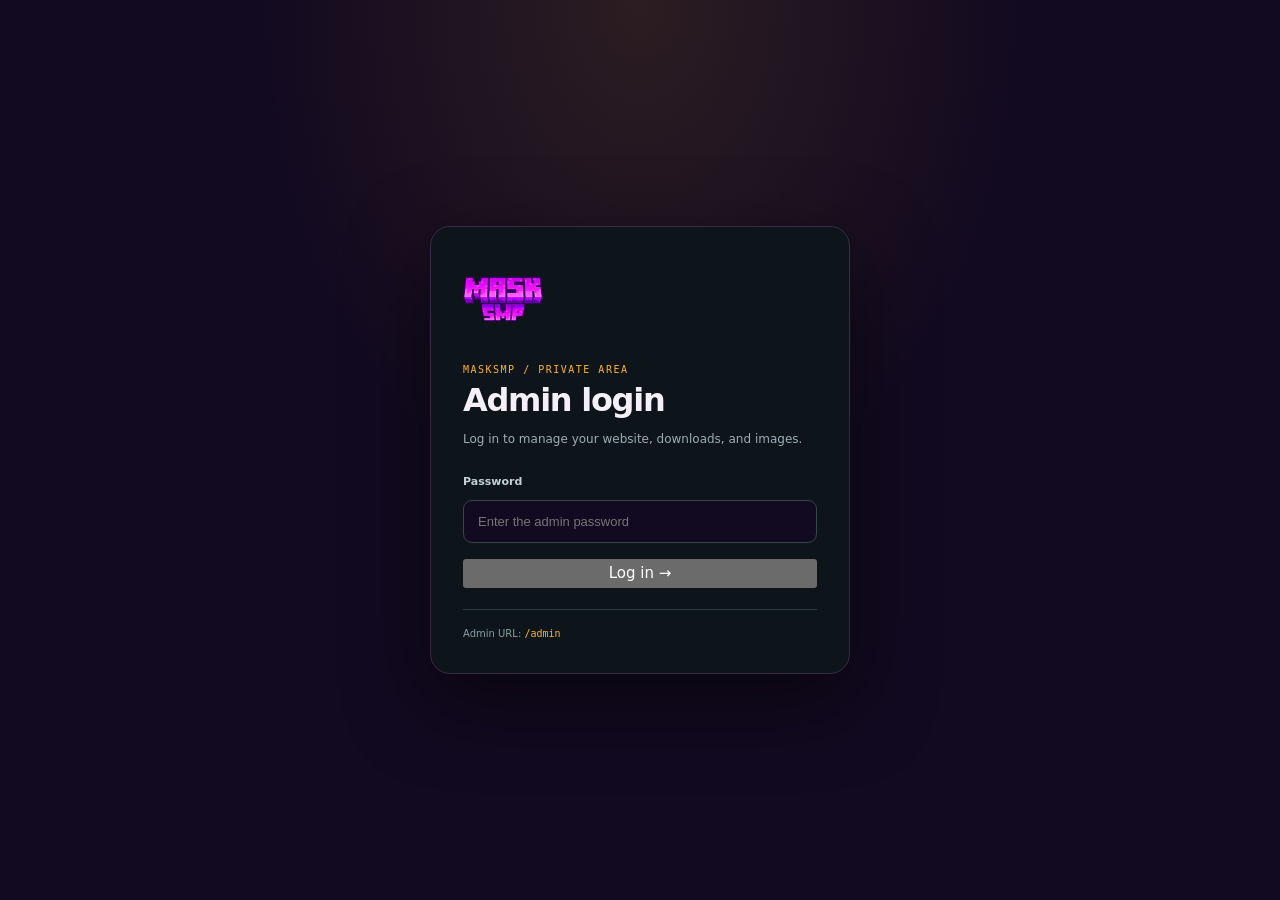
<file: admin/index.html>
<!doctype html>
<html lang="en">
<head><link rel="icon" href="../masksmp-favicon-purple.ico?v=13" sizes="any"><link rel="icon" type="image/png" sizes="256x256" href="../masksmp-favicon-purple.png?v=13"><link rel="apple-touch-icon" href="../masksmp-favicon-purple.png?v=13">
  <meta charset="utf-8"><meta name="viewport" content="width=device-width, initial-scale=1">
  <meta name="theme-color" content="#120a20"><title>Admin — MaskSMP</title>
  <link rel="icon" href="../masksmp-favicon.ico?v=8" sizes="any"><link rel="icon" type="image/png" sizes="256x256" href="../masksmp-favicon.png?v=8"><link rel="apple-touch-icon" href="../masksmp-favicon.png?v=8">
  <link rel="stylesheet" href="../styles.css"><link rel="stylesheet" href="admin.css"><script src="admin-auth.js" defer></script><script src="admin.js" defer></script>
</head>
<body class="admin-body">
  <section id="admin-login" class="admin-login-screen" aria-labelledby="admin-login-title">
    <div class="admin-login-card">
      <a class="admin-login-brand" href="../index.html"><img src="../assets/masksmp-logo-square-purple.png" alt="MaskSMP logo"></a>
      <p class="eyebrow">MASKSMP / PRIVATE AREA</p>
      <h1 id="admin-login-title">Admin login</h1>
      <p class="admin-login-copy">Log in to manage your website, downloads, and images.</p>
      <form id="admin-login-form">
        <label for="admin-password">Password</label>
        <input id="admin-password" name="password" type="password" autocomplete="current-password" required placeholder="Enter the admin password">
        <button class="button button-primary" type="submit">Log in <span aria-hidden="true">→</span></button>
        <p id="admin-login-error" class="admin-login-error" role="alert" hidden>That password is incorrect. Please try again.</p>
      </form>
      <p class="admin-login-hint">Admin URL: <code>/admin</code></p>
    </div>
  </section>
  <div class="admin-shell" id="admin-shell" hidden>
    <header class="admin-header">
      <a class="brand" href="../index.html"><img class="brand-logo" src="../assets/masksmp-logo-wide-purple.png" alt="MaskSMP logo"><span class="brand-caption">WEBSITE ADMIN</span></a>
      <div class="admin-header-right"><span class="local-pill"><i></i> Local editing mode</span><a class="button button-small button-outline" href="../index.html">View website ↗</a><button class="button button-small button-outline" type="button" id="admin-logout">Log out</button></div>
    </header>
    <main class="admin-main">
      <div class="admin-title-row"><div><p class="eyebrow">CONTROL PANEL / WEBSITE</p><h1>Manage your website.</h1><p>Edit text and links, manage plugin versions and resource packs, add or remove screenshots, and save your changes.</p></div><div class="admin-heading-icon">⌘</div></div>
      <div class="notice-card"><span class="notice-icon">i</span><div><strong>Important: saving and publishing are two separate steps.</strong><p><b>Save</b> saves your changes in this browser. Use <b>Download config for GitHub</b> to download the file and then upload it to your repository. GitHub Pages does not save changes automatically.</p></div></div>
      <section class="admin-card counter-management-card" aria-labelledby="counter-management-title">
        <div class="admin-card-heading"><div><p class="card-kicker">LIVE SITE / DOWNLOADS</p><h2 id="counter-management-title">Download counter control</h2><p class="card-description">View shared download totals and reset them when needed. The reset keys are kept in this browser only and are never included in the public site config.</p></div><span class="section-count">LIVE</span></div>
        <div class="counter-management-grid">
          <article class="counter-management-stat"><span class="counter-kind">PLUGIN DOWNLOADS</span><strong id="admin-plugin-download-count">0</strong><span class="counter-stat-note">Download starts</span><button class="button button-small button-outline" type="button" id="reset-plugin-counter" disabled>Reset plugin count</button></article>
          <article class="counter-management-stat"><span class="counter-kind">RESOURCE PACK</span><strong id="admin-pack-download-count">0</strong><span class="counter-stat-note">Download starts</span><button class="button button-small button-outline" type="button" id="reset-pack-counter" disabled>Reset pack count</button></article>
        </div>
        <div class="counter-management-actions"><button class="button button-primary" type="button" id="setup-managed-counters">Set up reset controls</button><button class="button button-outline" type="button" id="refresh-download-counters">Refresh totals</button><button class="button button-outline" type="button" id="export-counter-keys" disabled>Back up private reset keys</button><label class="button button-outline counter-import-label" for="counter-keys-file">Import private reset keys</label><input id="counter-keys-file" class="counter-import-input" type="file" accept="application/json,.json"></div>
        <p id="admin-counter-status" class="counter-management-status" role="status" aria-live="polite">Checking shared download totals…</p>
        <p class="counter-management-warning"><strong>One-time setup:</strong> this creates a new managed counter pair that starts at zero; older totals remain in the previous counter and are not copied. After setup, choose <b>Download config for GitHub</b> and publish the new <code>site-config.json</code> so visitors count against the managed counters. Keep the private key backup off your public repository.</p>
      </section>
      <form id="settings-form" autocomplete="off"><input type="hidden" name="logoTheme" value="purple">
        <section class="admin-card"><div class="admin-card-heading"><div><p class="card-kicker">01 / BRANDING</p><h2>Homepage</h2></div><span class="section-count">01</span></div>
          <div class="form-grid"><label>Website name<input name="siteName" maxlength="50" required placeholder="MaskSMP"></label><label>Eyebrow text<input name="heroEyebrow" maxlength="70" placeholder="MINECRAFT PLUGIN"></label><label>Main title — line 1<input name="heroTitle" maxlength="80" placeholder="Your server."></label><label>Main title — accent line<input name="heroAccent" maxlength="80" placeholder="Your legend."></label><label class="full-field">Homepage description<textarea name="heroDescription" rows="3" maxlength="350" placeholder="A short description of your plugin"></textarea></label><label class="full-field">Plugin section description<textarea name="pluginDescription" rows="2" maxlength="220" placeholder="What does the plugin do?"></textarea></label><label class="full-field">Homepage trailer video URL (YouTube or direct video link)<input name="trailerVideoUrl" type="url" maxlength="500" placeholder="https://youtu.be/your-video-id"><small>Paste a YouTube URL or a direct .mp4, .webm, or .ogg link. The trailer appears near the bottom of the homepage.</small></label><label class="full-field trailer-status-field">Trailer status <span class="optional-note">Optional</span><span class="trailer-status-control"><input name="trailerComingSoon" type="checkbox"><span>Show “Coming soon” instead of the trailer</span></span><small>When enabled, the homepage displays a Coming soon card. Turn it off to show the video URL above.</small></label></div>
        </section>
        <section class="admin-card logo-theme-card"><div class="admin-card-heading"><div><p class="card-kicker">BRANDING / LOGO</p><h2>Website logo and favicon</h2><p class="card-description">Choose the purple logo or switch back to the classic gold logo. This single switch changes the navigation logo, footer logo, Gallery logo tile, and website favicon together.</p></div><span class="section-count">THEME</span></div><div class="logo-theme-control"><div class="logo-theme-preview"><img id="logo-theme-preview" src="../assets/masksmp-logo-wide-purple.png" alt="Current MaskSMP logo preview"><span id="logo-theme-current">Current logo: Purple / Pink</span></div><button class="button button-primary" type="button" id="logo-theme-toggle">Switch to classic gold logo</button><small class="field-help">Save and export the config after switching, then upload the exported site-config.json to publish the change.</small></div></section>
        <section class="admin-card"><div class="admin-card-heading"><div><p class="card-kicker">02 / SERVER & LINKS</p><h2>Server and external links</h2></div><span class="section-count">02</span></div>
          <div class="form-grid"><label>Server IP<input name="serverIp" maxlength="120" placeholder="play.yourserver.com"></label><label>Contact link (https://)<input name="contactUrl" type="url" placeholder="https://yourwebsite.com/contact"></label><label>Discord link (https://)<input name="discordUrl" type="url" placeholder="https://discord.gg/..." ></label><label>Modrinth project link<input name="modrinthUrl" type="url" placeholder="https://modrinth.com/plugin/your-project"></label></div>
        </section>

        <section class="admin-card text-editor-card"><div class="admin-card-heading"><div><p class="card-kicker">03 / WEBSITE TEXT</p><h2>Edit website text</h2><p class="card-description">Edit the main site copy below, then use the searchable page text editor to update the remaining headings, labels, and visible text on every public page. Plugin files and download links are managed separately.</p></div><span class="section-count">03</span></div>
          <div class="form-grid"><label>Navigation: homepage<input name="navHomeText" maxlength="40" placeholder="Home"></label><label>Navigation: Masks<input name="navMasksText" maxlength="40" placeholder="Masks"></label><label>Navigation: Downloads<input name="navDownloadsText" maxlength="40" placeholder="Downloads"></label><label>Navigation: FAQ<input name="navFaqText" maxlength="40" placeholder="FAQ"></label><label>Navigation: Features<input name="navFeaturesText" maxlength="40" placeholder="Features"></label><label>Navigation: Gallery<input name="navGalleryText" maxlength="40" placeholder="Gallery"></label><label>Navigation: download button<input name="navPluginText" maxlength="40" placeholder="Download plugin"></label><label>Downloads button text<input name="heroDownloadText" maxlength="110" placeholder="View plugin versions"></label><label>Masks button text<input name="heroMasksText" maxlength="110" placeholder="Explore the masks"></label><label>Short feature 1<input name="heroMetaOne" maxlength="110" placeholder="16 mask types"></label><label>Short feature 2<input name="heroMetaTwo" maxlength="110" placeholder="6 upgrade tiers"></label><label>Short feature 3<input name="heroMetaThree" maxlength="110" placeholder="Unique abilities"></label><label>Info bar 1<input name="trustOne" maxlength="110" placeholder="BUILT FOR MINECRAFT SERVERS"></label><label>Info bar 2<input name="trustTwo" maxlength="110" placeholder="MASK COLLECTION"></label><label>Info bar 3<input name="trustThree" maxlength="110" placeholder="PROGRESSION SYSTEM"></label><label>Info bar 4<input name="trustFour" maxlength="110" placeholder="YOUR PLAYSTYLE"></label><label>Features: eyebrow text<input name="featuresEyebrow" maxlength="110" placeholder="MAKE EVERY MASK UNIQUE"></label><label>Features: title line 1<input name="featuresTitleOne" maxlength="110" placeholder="A new way"></label><label>Features: title line 2<input name="featuresTitleTwo" maxlength="110" placeholder="to play."></label><label>Features: introduction<textarea name="featuresIntro" rows="2" maxlength="350" placeholder="Give players a reason to explore, upgrade, and find their own style. MaskSMP revolves around different masks and their abilities."></textarea></label><label>Feature 1: title<input name="featureOneTitle" maxlength="110" placeholder="Unique masks"></label><label>Feature 1: text<textarea name="featureOneText" rows="2" maxlength="350" placeholder="Explore a collection featuring Dragon, Flame, Shadow, Storm, Ocean, Galaxy, and more."></textarea></label><label>Feature 1: link text<input name="featureOneLink" maxlength="110" placeholder="Explore the collection"></label><label>Feature 2: title<input name="featureTwoTitle" maxlength="110" placeholder="Impactful abilities"></label><label>Feature 2: text<textarea name="featureTwoText" rows="2" maxlength="350" placeholder="Give every mask a distinct playstyle, from powerful attacks to tactical abilities."></textarea></label><label>Feature 2: link text<input name="featureTwoLink" maxlength="110" placeholder="See examples"></label><label>Feature 3: title<input name="featureThreeTitle" maxlength="110" placeholder="Upgrade your mask"></label><label>Feature 3: text<textarea name="featureThreeText" rows="2" maxlength="350" placeholder="Progress through six tiers and let players work toward their next upgrade with /mask upgrade."></textarea></label><label>Feature 3: link text<input name="featureThreeLink" maxlength="110" placeholder="Plugin details"></label><label>Mask preview: eyebrow text<input name="maskPreviewEyebrow" maxlength="110" placeholder="FIND YOUR PLAYSTYLE"></label><label>Mask preview: title<input name="maskPreviewTitle" maxlength="110" placeholder="Which mask fits your playstyle?"></label><label>Mask preview: link text<input name="maskPreviewLink" maxlength="110" placeholder="All 16 masks"></label><label>Gallery: eyebrow text<input name="galleryEyebrow" maxlength="110" placeholder="IN-GAME GALLERY"></label><label>Gallery: title<input name="galleryTitle" maxlength="110" placeholder="From your server."></label><label>Gallery: introduction<textarea name="galleryIntro" rows="2" maxlength="350" placeholder="Screenshots you add through the admin panel will appear here after you save and publish your changes."></textarea></label><label>Gallery: empty-state title<input name="galleryEmptyTitle" maxlength="110" placeholder="Your screenshots will appear here"></label><label>Gallery: empty-state description<textarea name="galleryEmptyText" rows="2" maxlength="350" placeholder="Open the admin panel to add images."></textarea></label><label>Plugin section: eyebrow text<input name="pluginCtaEyebrow" maxlength="110" placeholder="READY TO UPGRADE YOUR SERVER?"></label><label>Plugin section: button text<input name="pluginInfoDownloadText" maxlength="110" placeholder="View all plugin versions"></label><label>Footer: tagline<textarea name="footerTagline" rows="2" maxlength="350" placeholder="Made for players who want to write their own story."></textarea></label><label>Downloads: eyebrow text<input name="downloadsEyebrow" maxlength="110" placeholder="DOWNLOADS / RELEASES"></label><label>Downloads: title line 1<input name="downloadsTitle" maxlength="110" placeholder="Everything for your"></label><label>Downloads: title line 2<input name="downloadsTitleAccent" maxlength="110" placeholder="Minecraft server."></label><label>Downloads: introduction<textarea name="downloadsIntro" rows="2" maxlength="350" placeholder="Choose the plugin version that fits your server or download a resource pack. Manage versions and files in the admin panel."></textarea></label><label>Plugin card: eyebrow text<input name="pluginCardKicker" maxlength="110" placeholder="01 / PLUGIN RELEASES"></label><label>Plugin card: title<input name="pluginCardTitle" maxlength="110" placeholder="MaskSMP Plugin"></label><label>Plugin card: description<textarea name="pluginCardDescription" rows="2" maxlength="350" placeholder="Select a release and check which Minecraft version it supports."></textarea></label><label>Plugin card: selector label<input name="pluginSelectLabel" maxlength="110" placeholder="Choose a plugin version"></label><label>Plugin card: download button<input name="pluginDownloadButtonText" maxlength="110" placeholder="Download selected version"></label><label>Resource pack card: eyebrow text<input name="packCardKicker" maxlength="110" placeholder="02 / OPTIONAL CONTENT"></label><label>Resource pack card: title<input name="packCardTitle" maxlength="110" placeholder="Resource packs"></label><label>Resource pack card: description<textarea name="packCardDescription" rows="2" maxlength="350" placeholder="Choose a resource pack for your preferred version. Files can be added through the admin panel."></textarea></label><label>Resource pack card: selector label<input name="packSelectLabel" maxlength="110" placeholder="Choose a resource pack"></label><label>Resource pack card: download button<input name="packDownloadButtonText" maxlength="110" placeholder="Download resource pack"></label><label>Modrinth: eyebrow text<input name="modrinthEyebrow" maxlength="110" placeholder="ALSO AVAILABLE ON MODRINTH"></label><label>Modrinth: title<input name="modrinthTitle" maxlength="110" placeholder="Follow the official release page."></label><label>Modrinth: description<textarea name="modrinthDescription" rows="2" maxlength="350" placeholder="The Modrinth button takes you to the project page where you publish your plugin."></textarea></label><label>Masks page: title<input name="masksPageTitle" maxlength="110" placeholder="Choose your mask."></label><label>Masks page: description<textarea name="masksPageIntro" rows="2" maxlength="350" placeholder="Explore the interactive 3D mask, select a type at the bottom, and discover its abilities and upgrade tiers. Drag the mask to rotate it."></textarea></label></div>
          <div class="all-text-editor">
            <div class="all-text-editor-heading"><div><h3>Edit all other page text</h3><p>Search or choose a page, then edit any remaining static heading, paragraph, label, or button text. Your edits are saved inside <code>site-config.json</code>.</p></div><button class="button button-small button-outline" type="button" id="reset-site-text">Reset text overrides</button></div>
            <div class="all-text-toolbar"><label for="site-text-search">Search text<input id="site-text-search" type="search" placeholder="Search headings, descriptions, buttons…"></label><label for="site-text-page">Page<select id="site-text-page"><option value="all">All pages</option><option value="Home">Home</option><option value="Features">Features</option><option value="Masks">Masks</option><option value="Upgrading">Upgrading</option><option value="Gallery">Gallery</option><option value="Downloads">Downloads</option><option value="FAQ">FAQ</option><option value="License">License</option></select></label><span id="site-text-count" class="field-help" aria-live="polite">Loading editable text…</span></div>
            <p class="field-help">Leave a field empty to hide that text fragment. Text already controlled by the named fields above is managed there instead.</p>
            <div id="site-text-fields" class="all-text-fields"><div class="admin-gallery-empty">Loading editable text…</div></div>
          </div>
        </section>
        <section class="admin-card asset-manager-card"><div class="admin-card-heading"><div><p class="card-kicker">04 / PLUGIN RELEASES</p><h2>Multiple plugin versions</h2><p class="card-description">Add releases from your computer or provide a direct HTTPS download link. Visitors can then choose which version to download.</p></div><span class="section-count">04</span></div>
          <div class="asset-form-grid"><label>Version / release name<input id="plugin-version-name" maxlength="60" placeholder="e.g. 1.2.0" autocomplete="off"></label><label>Minecraft version<input id="plugin-minecraft-version" maxlength="60" placeholder="e.g. 1.21.x" autocomplete="off"></label><label class="full-field">Plugin file from your computer (.jar)<input id="plugin-version-file" type="file" accept=".jar,application/java-archive,application/octet-stream"></label><label class="full-field">Or direct download link (HTTPS)<input id="plugin-version-url" type="url" placeholder="https://.../MaskSMP-1.2.0.jar"></label><label class="full-field">Release notes (optional)<textarea id="plugin-version-notes" rows="2" maxlength="240" placeholder="What's new in this release?"></textarea></label></div>
          <p class="field-help">Files can be up to 15 MB per upload. Uploaded files are included in site-config.json when you export it. For larger files, use an external download link.</p>
          <div class="asset-add-row"><button class="button button-primary" type="button" id="add-plugin-version">＋ Add plugin version</button><span id="plugin-version-status" class="field-help" role="status"></span></div>
          <div id="plugin-versions-list" class="asset-list"><div class="admin-gallery-empty">No plugin versions added yet.</div></div>
        </section>
        <section class="admin-card asset-manager-card"><div class="admin-card-heading"><div><p class="card-kicker">05 / RESOURCE PACKS</p><h2>Manage resource packs</h2><p class="card-description">Add one or more resource packs. Visitors can select the pack they want from a dropdown on the website.</p></div><span class="section-count">05</span></div>
          <div class="asset-form-grid"><label>Resource pack name<input id="pack-name" maxlength="70" placeholder="e.g. MaskSMP Classic" autocomplete="off"></label><label>Pack version<input id="pack-version" maxlength="50" placeholder="e.g. 1.0.0" autocomplete="off"></label><label>Minecraft version<input id="pack-minecraft-version" maxlength="60" placeholder="e.g. 1.21.x" autocomplete="off"></label><label class="full-field">Resource pack file from your computer (.zip)<input id="pack-file" type="file" accept=".zip,application/zip,application/x-zip-compressed,application/octet-stream"></label><label class="full-field">Or direct download link (HTTPS)<input id="pack-url" type="url" placeholder="https://.../MaskSMP-Pack.zip"></label><label class="full-field">Description (optional)<textarea id="pack-notes" rows="2" maxlength="240" placeholder="e.g. aangepaste mask-textures"></textarea></label></div>
          <p class="field-help">Maximum 15 MB per file and 15 MB total for all embedded files. Host larger resource packs on an external download page and link them here.</p>
          <div class="asset-add-row"><button class="button button-primary" type="button" id="add-resource-pack">＋ Add resource pack</button><span id="resource-pack-status" class="field-help" role="status"></span></div>
          <div id="resource-packs-list" class="asset-list"><div class="admin-gallery-empty">No resource packs added yet.</div></div>
        </section>
        <section class="admin-card custom-mask-manager-card"><div class="admin-card-heading"><div><p class="card-kicker">06 / CUSTOM MASKS</p><h2>Add a mask from Blockbench</h2><p class="card-description">Upload a cube-based Blockbench <code>.bbmodel</code> and its PNG texture. Optional tier textures let every level keep its own colour band. New masks are added to the Masks and Upgrading pages after you export and publish the config.</p></div><span class="section-count">06</span></div>
          <div class="asset-form-grid custom-mask-form-grid">
            <label>Mask name<input id="custom-mask-name" maxlength="55" placeholder="e.g. Galaxy Mask" autocomplete="off"></label>
            <label>Accent colour<input id="custom-mask-color" type="color" value="#b45cff"></label>
            <label class="full-field">Short description (optional)<textarea id="custom-mask-description" rows="2" maxlength="240" placeholder="A short description shown with the mask."></textarea></label>
            <label class="full-field">Blockbench model (.bbmodel)<input id="custom-mask-model" type="file" accept=".bbmodel,application/json,.json" required><small>Use a Blockbench model containing cube elements with face UVs. Upload the actual .bbmodel project file.</small></label>
            <label class="full-field">Base texture (.png)<input id="custom-mask-texture" type="file" accept="image/png,.png" required><small>Use a PNG texture whose dimensions match the Blockbench model's texture resolution.</small></label>
          </div>
          <div class="custom-mask-powers"><h3>Mask abilities</h3><p class="field-help">These names and descriptions appear on the mask preview. Fill in what you know; defaults are used for empty fields.</p><div class="custom-mask-power-grid">
            <label>Ability 1 name<input id="custom-mask-power-1-name" maxlength="50" placeholder="Power 1"></label><label>Ability 1 description<input id="custom-mask-power-1-description" maxlength="180" placeholder="Description (optional)"></label>
            <label>Ability 2 name<input id="custom-mask-power-2-name" maxlength="50" placeholder="Power 2"></label><label>Ability 2 description<input id="custom-mask-power-2-description" maxlength="180" placeholder="Description (optional)"></label>
            <label>Ability 3 name<input id="custom-mask-power-3-name" maxlength="50" placeholder="Power 3"></label><label>Ability 3 description<input id="custom-mask-power-3-description" maxlength="180" placeholder="Description (optional)"></label>
          </div></div>
          <div class="custom-mask-tier-upload"><h3>Optional tier textures</h3><p class="field-help">Choose a separate PNG for any level that has a different band. If you leave one empty, the base texture will be used for that level. Existing MaskSMP tier textures are not changed.</p><div class="custom-mask-tier-grid">
            <label>Mask Level 1<input id="custom-mask-tier-1" type="file" accept="image/png,.png"></label><label>Mask Level 2<input id="custom-mask-tier-2" type="file" accept="image/png,.png"></label><label>Mask Level 3<input id="custom-mask-tier-3" type="file" accept="image/png,.png"></label><label>Mask Level 4<input id="custom-mask-tier-4" type="file" accept="image/png,.png"></label><label>Mask Level 5<input id="custom-mask-tier-5" type="file" accept="image/png,.png"></label><label>Mask Level 6<input id="custom-mask-tier-6" type="file" accept="image/png,.png"></label>
          </div></div>
          <p class="field-help">Keep each model under 2 MB and each texture under 1 MB. All mask models and textures together are limited to 10 MB so the exported config remains reasonably portable. Files are stored in site-config.json, not uploaded to a server.</p>
          <div class="asset-add-row"><button class="button button-primary" type="button" id="add-custom-mask">＋ Add custom mask</button><span id="custom-mask-status" class="field-help" role="status" aria-live="polite">No mask added yet.</span></div>
          <div class="custom-mask-list-toolbar"><strong>Custom masks in this draft</strong><span id="custom-mask-count">0 custom masks</span></div>
          <div id="custom-mask-list" class="custom-mask-list"><div class="admin-gallery-empty">Upload a Blockbench model and texture to add your first custom mask.</div></div>
        </section>

        <section class="admin-card"><div class="admin-card-heading"><div><p class="card-kicker">07 / SCREENSHOTS</p><h2>Manage gallery</h2><p class="card-description">Add your own Minecraft screenshots or remove them. Removals are saved permanently only when you click Save.</p></div><span class="section-count">06</span></div>
          <label class="upload-zone" for="photo-files"><span class="upload-icon">＋</span><strong>Add images</strong><small>Choose one or more JPG, PNG, or WebP images. They are resized to keep the website file manageable.</small><span class="button button-outline">Choose files</span><input id="photo-files" type="file" accept="image/png,image/jpeg,image/webp" multiple></label>
          <div class="gallery-toolbar"><strong id="photo-count">0 images</strong><span>Maximum 8 images</span></div>
          <div id="gallery-editor" class="admin-gallery"><div class="admin-gallery-empty">There are no screenshots yet. Add images above.</div></div>
        </section>

        <section class="admin-card faq-management-card"><div class="admin-card-heading"><div><p class="card-kicker">08 / FAQ CONTENT</p><h2>Manage frequently asked questions</h2><p class="card-description">Create questions and written answers for the public FAQ page. A video is optional. Existing items can be edited, reordered, or removed.</p></div><span class="section-count">07</span></div>
          <div class="faq-create-form">
            <label>Question <span class="required-note">Required</span><input id="faq-question" type="text" maxlength="180" placeholder="e.g. How do I install MaskSMP?"></label>
            <label>Answer <span class="required-note">Required</span><textarea id="faq-answer" rows="4" maxlength="3000" placeholder="Write a clear answer for visitors…"></textarea></label>
            <label>Link URL <span class="optional-note">Optional</span><input id="faq-link-url" type="url" maxlength="500" placeholder="https://example.com/guide"><small>Add a related page, guide, or resource.</small></label>
            <label>Link label <span class="optional-note">Optional</span><input id="faq-link-text" type="text" maxlength="100" placeholder="Read the installation guide"></label>
            <label>Video URL <span class="optional-note">Optional</span><input id="faq-video-url" type="url" maxlength="500" placeholder="https://youtu.be/your-video-id"><small>Paste a YouTube or Vimeo link, or a direct HTTPS .mp4, .webm, or .ogg link.</small></label>
            <div class="asset-add-row"><button class="button button-primary" type="button" id="add-faq-item">＋ Add FAQ</button><span id="faq-editor-status" class="field-help" role="status" aria-live="polite">Questions and answers are always required. Videos are optional.</span></div>
          </div>
          <div class="faq-editor-toolbar"><strong>Published FAQ draft</strong><span id="faq-item-count">0 FAQ items</span></div>
          <div id="faq-editor-list" class="faq-editor-list"><div class="admin-gallery-empty">No FAQs added yet.</div></div>
        </section>
        <div class="admin-savebar"><div class="save-status" id="save-status" role="status" aria-live="polite">Changes have not been saved yet.</div><button class="button button-outline" type="button" id="reset-button">Revert to published version</button><button class="button button-outline" type="button" id="save-button">Save</button><button class="button button-primary" type="button" id="export-button">Download config for GitHub ↓</button></div>
      </form>
      <section class="admin-card import-card"><div class="admin-card-heading"><div><p class="card-kicker">09 / BACKUP</p><h2>Import configuration</h2><p class="card-description">Load a previously downloaded <code>site-config.json</code> to continue editing or restore it.</p></div></div><div class="import-row"><label class="button button-outline" for="config-file">Choose site-config.json</label><input id="config-file" type="file" accept="application/json,.json"><span id="import-status" class="field-help">Nothing is uploaded; the file is only read in this browser.</span></div></section>
      <p class="admin-footnote">This GitHub Pages admin uses a simple browser-based password gate. It is not real server security; a backend is required for sensitive management features. Files are stored locally in IndexedDB and included in the exported site-config.json. Upload that configuration to GitHub afterward.</p>
    </main>
    <footer class="admin-footer"><a href="../index.html">← Back to MaskSMP</a><span>MaskSMP Website Admin</span></footer>
  </div>
</body>
</html>
</file>
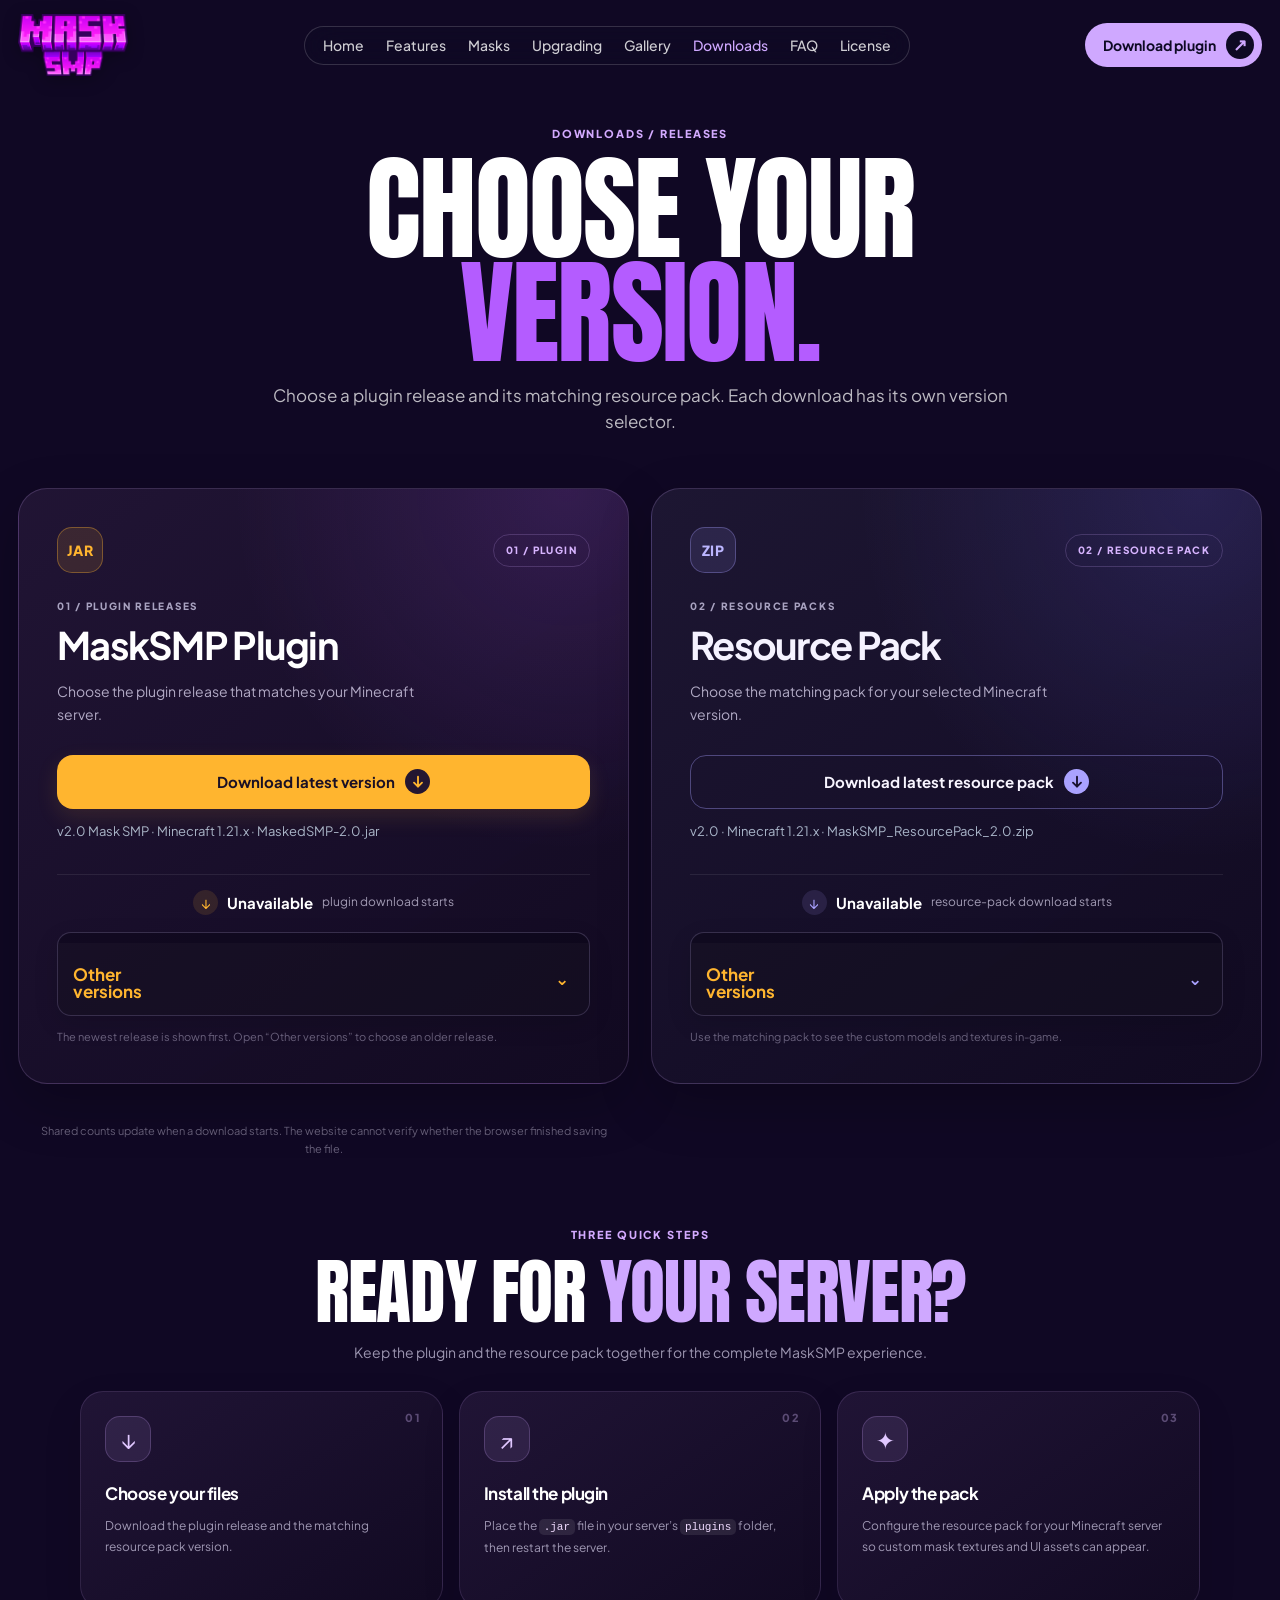
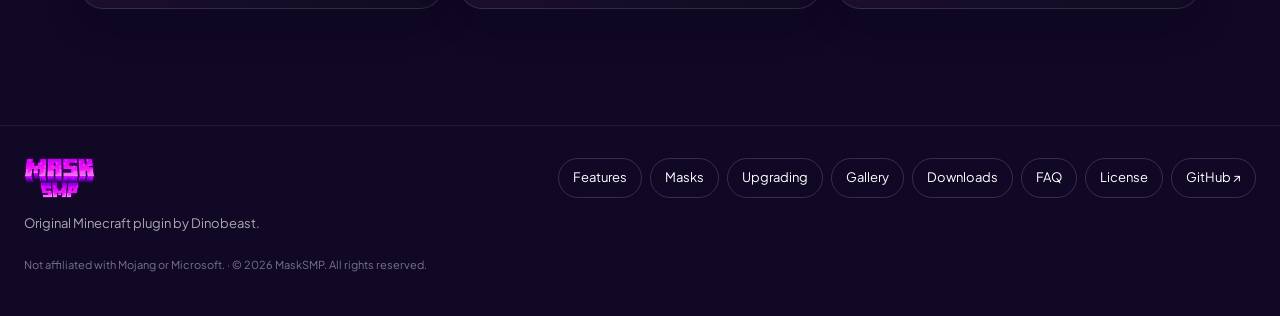
<file: downloads.html>
<!doctype html>
<html lang="en"><head><meta charset="utf-8"/><meta content="width=device-width, initial-scale=1, viewport-fit=cover" name="viewport"/><meta content="#100824" name="theme-color"/><meta content="Choose a MaskSMP plugin release for your Minecraft server." name="description"/><title>Downloads — MaskSMP</title><link rel="icon" href="masksmp-favicon-purple.ico?v=13" sizes="any"><link rel="icon" type="image/png" sizes="256x256" href="masksmp-favicon-purple.png?v=13"><link rel="apple-touch-icon" href="masksmp-favicon-purple.png?v=13"><link href="https://fonts.googleapis.com" rel="preconnect"/><link crossorigin="" href="https://fonts.gstatic.com" rel="preconnect"/><link href="https://fonts.googleapis.com/css2?family=Anton&amp;family=Plus+Jakarta+Sans:wght@400;500;600;700;800&amp;display=swap" rel="stylesheet"/><link href="styles.css" rel="stylesheet"/></head><body class="downloads-page page-downloads"><nav aria-label="Main navigation" class="site-nav">
<a aria-label="MaskSMP home" class="logo" href="index.html"><img alt="MaskSMP logo" src="assets/masksmp-logo-wide-purple.png"/></a>
<button aria-controls="main-nav" aria-expanded="false" aria-label="Open navigation menu" class="menu-toggle" id="menu-toggle" type="button">☰</button>
<div class="glass links" id="main-nav"><a data-config="navHomeText" data-nav="home" href="index.html">Home</a><a data-config="navFeaturesText" data-nav="features" href="features.html">Features</a><a data-config="navMasksText" data-nav="masks" href="masks.html">Masks</a><a data-nav="upgrading" href="upgrading.html"><span data-site-text="downloads_text_003">Upgrading</span></a><a data-config="navGalleryText" data-nav="gallery" href="gallery.html">Gallery</a><a aria-current="page" data-config="navDownloadsText" data-nav="downloads" href="downloads.html">Downloads</a><a data-config="navFaqText" data-nav="faq" href="faq.html">FAQ</a><a data-nav="license" href="license.html"><span data-site-text="downloads_text_004">License</span></a></div>
<a class="pill nav-cta" href="downloads.html"><span data-config="navPluginText">Download plugin</span><b aria-hidden="true">↗</b></a>
</nav><main class="downloads-main">
<section class="subpage-hero downloads-hero">
<p class="eyebrow" data-config="downloadsEyebrow">DOWNLOADS / RELEASES</p>
<h1><span data-site-text="downloads_text_005">Choose your</span> <i><span data-site-text="downloads_text_006">version.</span></i></h1>
<p class="lede" data-config="downloadsIntro">Choose a plugin release and its matching resource pack. Each download has its own version selector.</p>
</section>
<section aria-label="Plugin and resource pack downloads" class="download-pair">
<article class="download-selector-card plugin-release-card" id="plugin-release">
<div class="download-card-topline">
<span class="download-file-badge"><span data-site-text="downloads_text_007">JAR</span></span>
<span class="download-status"><span data-site-text="downloads_text_008">01 / PLUGIN</span></span>
</div>
<p class="eyebrow" data-config="pluginCardKicker">01 / PLUGIN RELEASES</p>
<h2 data-config="pluginCardTitle">MaskSMP Plugin</h2>
<p class="download-copy" data-config="pluginCardDescription">Choose the plugin release that matches your Minecraft server.</p>
<div class="download-controls release-menu-control">
<a class="pill release-download-button" hidden="" href="#" id="selected-plugin-download"><span><span data-site-text="downloads_text_009">Download latest version</span></span><b aria-hidden="true"><svg focusable="false" viewBox="0 0 24 24"><path d="M12 4v15M6 13l6 6 6-6"></path></svg></b></a>
<p class="download-meta" id="plugin-version-meta"><span data-site-text="downloads_text_010">Add plugin versions in the admin panel.</span></p>
<p aria-live="polite" class="download-stat"><span aria-hidden="true" class="download-stat-icon">↓</span><strong data-count="0" id="plugin-download-count">0</strong><span><span data-site-text="downloads_text_011">plugin download starts</span></span></p>
<details class="older-releases" hidden="" id="plugin-older-details">
<summary><span data-site-text="downloads_text_012">Other versions</span> <span aria-hidden="true">⌄</span></summary>
<div class="older-release-menu" id="plugin-older-releases"></div>
</details>
<p class="download-note"><span data-site-text="downloads_text_013">The newest release is shown first. Open “Other versions” to choose an older release.</span></p>
</div>
</article>
<article class="download-selector-card resource-pack-card" id="resource-pack">
<div class="download-card-topline">
<span class="download-file-badge"><span data-site-text="downloads_text_014">ZIP</span></span>
<span class="download-status"><span data-site-text="downloads_text_015">02 / RESOURCE PACK</span></span>
</div>
<p class="eyebrow" data-config="packCardKicker">02 / RESOURCE PACKS</p>
<h2 data-config="packCardTitle">Resource Pack</h2>
<p class="download-copy" data-config="packCardDescription">Choose the matching pack for your selected Minecraft version.</p>
<div class="download-controls release-menu-control">
<a class="pill release-download-button" hidden="" href="#" id="selected-pack-download"><span><span data-site-text="downloads_text_016">Download latest resource pack</span></span><b aria-hidden="true"><svg focusable="false" viewBox="0 0 24 24"><path d="M12 4v15M6 13l6 6 6-6"></path></svg></b></a>
<p class="download-meta" id="resource-pack-meta"><span data-site-text="downloads_text_017">Add resource packs in the admin panel.</span></p>
<p aria-live="polite" class="download-stat resource-stat"><span aria-hidden="true" class="download-stat-icon">↓</span><strong data-count="0" id="resource-pack-download-count">0</strong><span><span data-site-text="downloads_text_018">resource-pack download starts</span></span></p>
<details class="older-releases" hidden="" id="pack-older-details">
<summary><span data-site-text="downloads_text_019">Other versions</span> <span aria-hidden="true">⌄</span></summary>
<div class="older-release-menu" id="pack-older-releases"></div>
</details>
<p class="download-note"><span data-site-text="downloads_text_020">Use the matching pack to see the custom models and textures in-game.</span></p>
</div>
</article>
<p class="download-counter-disclaimer"><span data-site-text="downloads_text_021">Shared counts update when a download starts. The website cannot verify whether the browser finished saving the file.</span></p>
</section>
<section aria-labelledby="download-steps-title" class="download-steps">
<div class="download-steps-heading">
<p class="eyebrow"><span data-site-text="downloads_text_022">THREE QUICK STEPS</span></p>
<h2 id="download-steps-title"><span data-site-text="downloads_text_023">Ready for</span> <i><span data-site-text="downloads_text_024">your server?</span></i></h2>
<p><span data-site-text="downloads_text_025">Keep the plugin and the resource pack together for the complete MaskSMP experience.</span></p>
</div>
<div class="download-steps-grid">
<article class="download-step-card"><span class="download-step-index"><span data-site-text="downloads_text_026">01</span></span><div aria-hidden="true" class="download-step-icon">↓</div><h3><span data-site-text="downloads_text_027">Choose your files</span></h3><p><span data-site-text="downloads_text_028">Download the plugin release and the matching resource pack version.</span></p></article>
<article class="download-step-card"><span class="download-step-index"><span data-site-text="downloads_text_029">02</span></span><div aria-hidden="true" class="download-step-icon">↗</div><h3><span data-site-text="downloads_text_030">Install the plugin</span></h3><p><span data-site-text="downloads_text_031">Place the</span> <code><span data-site-text="downloads_text_032">.jar</span></code> <span data-site-text="downloads_text_033">file in your server’s</span> <code><span data-site-text="downloads_text_034">plugins</span></code> <span data-site-text="downloads_text_035">folder, then restart the server.</span></p></article>
<article class="download-step-card"><span class="download-step-index"><span data-site-text="downloads_text_036">03</span></span><div aria-hidden="true" class="download-step-icon">✦</div><h3><span data-site-text="downloads_text_037">Apply the pack</span></h3><p><span data-site-text="downloads_text_038">Configure the resource pack for your Minecraft server so custom mask textures and UI assets can appear.</span></p></article>
</div>
</section>
<dialog aria-labelledby="download-thanks-title" class="download-thanks-dialog" id="download-thanks-dialog">
<div class="download-thanks-card">
<button aria-label="Close thank-you message" class="download-thanks-close" id="download-thanks-close" type="button">×</button>
<div aria-hidden="true" class="download-thanks-check">✓</div>
<p class="eyebrow"><span data-site-text="downloads_text_039">MASKSMP DOWNLOADS</span></p>
<h2 id="download-thanks-title"><span data-site-text="downloads_text_040">Thanks for downloading!</span></h2>
<p id="download-thanks-message">Thanks for choosing MaskSMP. Your download should start shortly.</p>
<button class="pill download-thanks-continue" id="download-thanks-continue" type="button"><span><span data-site-text="downloads_text_041">Continue browsing</span></span><b aria-hidden="true">↗</b></button>
<small><span data-site-text="downloads_text_042">Need the other file? You can download it from this page too.</span></small>
</div>
</dialog>
</main><footer class="site-footer"><div class="footer-inner"><div class="footer-brand"><a href="index.html"><img alt="MaskSMP" src="assets/masksmp-logo-wide-purple.png"/></a><span><span data-site-text="downloads_text_043">Original Minecraft plugin by Dinobeast.</span></span></div><div aria-label="Footer navigation" class="footer-links" role="navigation"><a href="features.html"><span data-site-text="downloads_text_044">Features</span></a><a href="masks.html"><span data-site-text="downloads_text_045">Masks</span></a><a href="upgrading.html"><span data-site-text="downloads_text_046">Upgrading</span></a><a href="gallery.html"><span data-site-text="downloads_text_047">Gallery</span></a><a href="downloads.html"><span data-site-text="downloads_text_048">Downloads</span></a><a href="faq.html"><span data-site-text="downloads_text_049">FAQ</span></a><a href="license.html"><span data-site-text="downloads_text_050">License</span></a><a href="https://github.com/jcourtens88-byte/MaskedSMP" rel="noopener noreferrer" target="_blank"><span data-site-text="downloads_text_051">GitHub ↗</span></a></div></div><small class="footer-legal"><span data-site-text="downloads_text_052">Not affiliated with Mojang or Microsoft. · ©</span> <span id="year"><span data-site-text="downloads_text_053">2026</span></span> <span data-site-text="downloads_text_054">MaskSMP. All rights reserved.</span></small></footer><script defer="" src="script.js"></script></body></html>
</file>
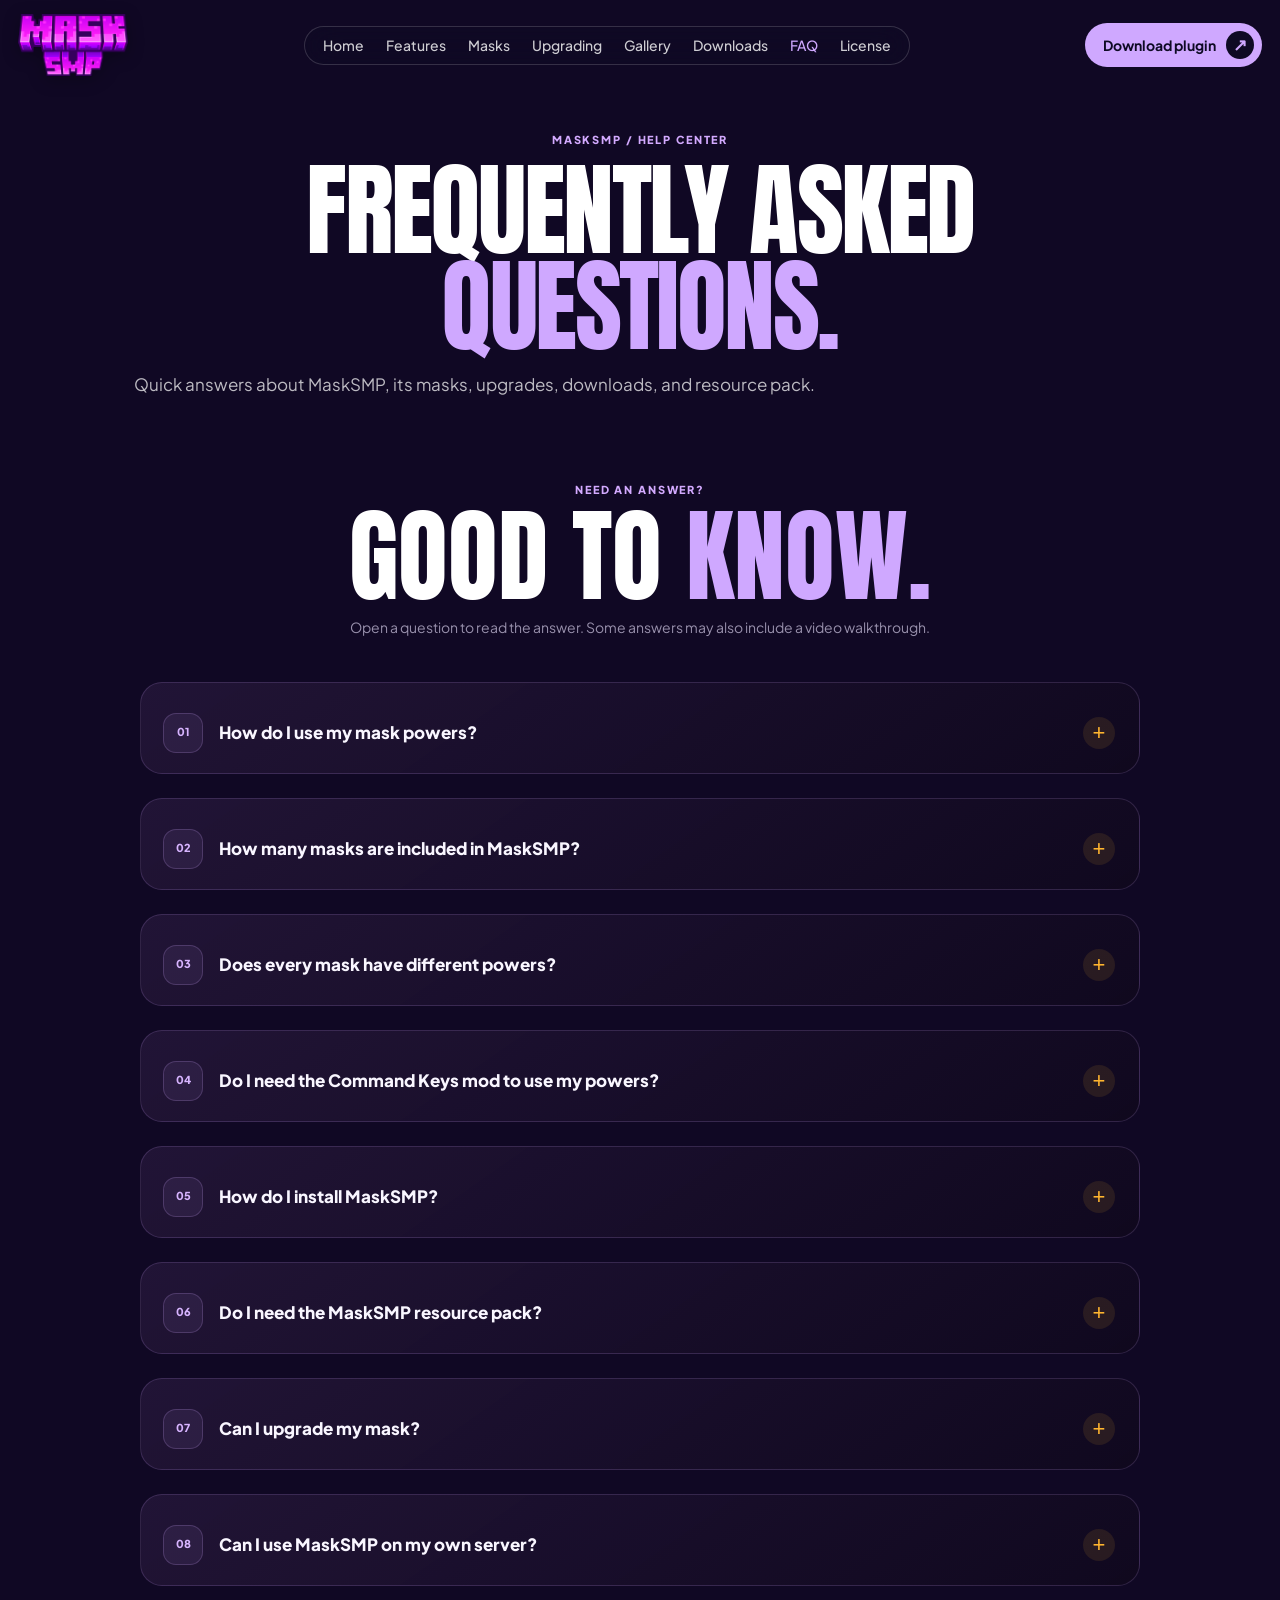
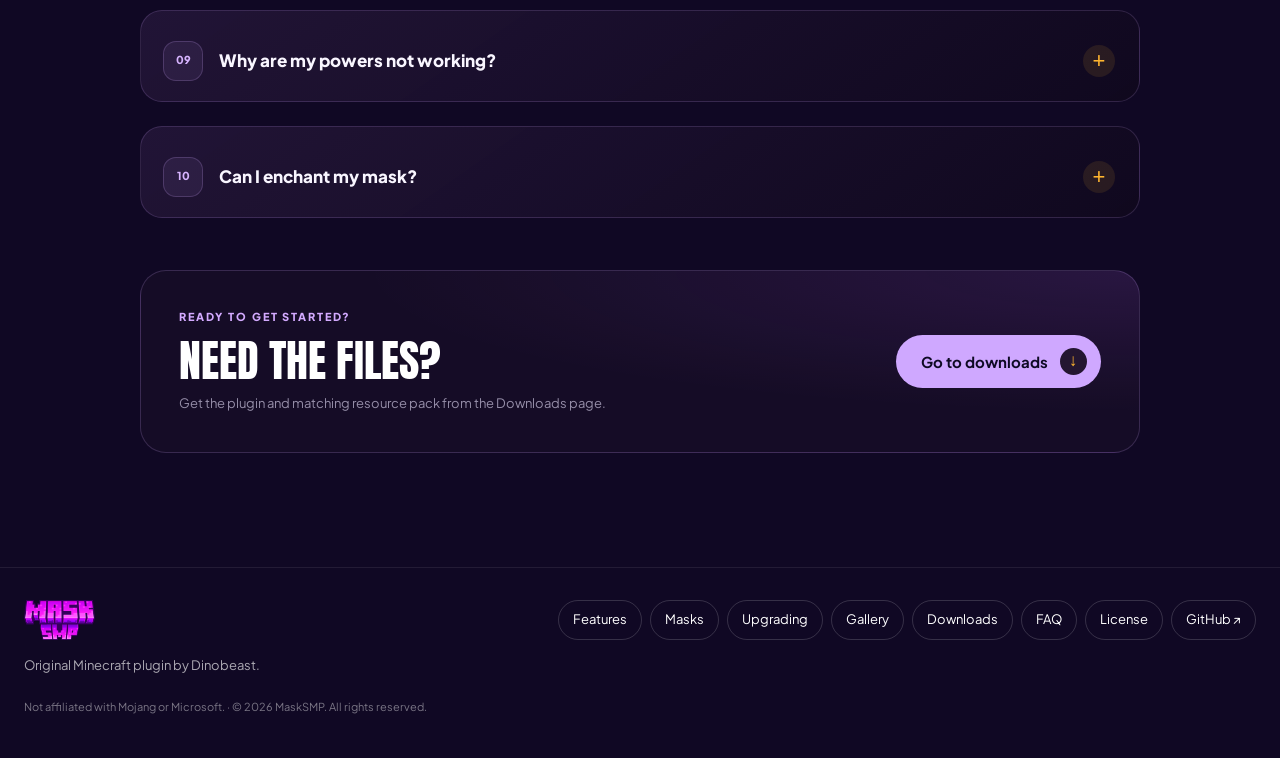
<file: faq.html>
<!doctype html>
<html lang="en">
<head>
<meta charset="utf-8"/>
<meta content="width=device-width, initial-scale=1, viewport-fit=cover" name="viewport"/>
<meta content="#100824" name="theme-color"/>
<meta content="Find answers to common questions about the MaskSMP Minecraft plugin, masks, upgrades, and resource pack." name="description"/>
<title>FAQ — MaskSMP</title>
<link rel="icon" href="masksmp-favicon-purple.ico?v=13" sizes="any"><link rel="icon" type="image/png" sizes="256x256" href="masksmp-favicon-purple.png?v=13"><link rel="apple-touch-icon" href="masksmp-favicon-purple.png?v=13">
<link href="https://fonts.googleapis.com" rel="preconnect"/>
<link crossorigin="" href="https://fonts.gstatic.com" rel="preconnect"/>
<link href="https://fonts.googleapis.com/css2?family=Anton&amp;family=Plus+Jakarta+Sans:wght@400;500;600;700;800&amp;display=swap" rel="stylesheet"/>
<link href="styles.css" rel="stylesheet"/>
</head>
<body class="page-faq">
<canvas aria-hidden="true" id="cf"></canvas>
<nav aria-label="Main navigation" class="site-nav">
<a aria-label="MaskSMP home" class="logo" href="index.html"><img alt="MaskSMP logo" src="assets/masksmp-logo-wide-purple.png"/></a>
<button aria-controls="main-nav" aria-expanded="false" aria-label="Open navigation menu" class="menu-toggle" id="menu-toggle" type="button">☰</button>
<div class="glass links" id="main-nav">
<a data-config="navHomeText" data-nav="home" href="index.html">Home</a>
<a data-config="navFeaturesText" data-nav="features" href="features.html">Features</a>
<a data-config="navMasksText" data-nav="masks" href="masks.html">Masks</a>
<a data-nav="upgrading" href="upgrading.html"><span data-site-text="faq_text_003">Upgrading</span></a>
<a data-config="navGalleryText" data-nav="gallery" href="gallery.html">Gallery</a>
<a data-config="navDownloadsText" data-nav="downloads" href="downloads.html">Downloads</a>
<a aria-current="page" data-config="navFaqText" data-nav="faq" href="faq.html">FAQ</a>
<a data-nav="license" href="license.html"><span data-site-text="faq_text_004">License</span></a>
</div>
<a class="pill nav-cta" href="downloads.html"><span data-config="navPluginText">Download plugin</span><b aria-hidden="true">↗</b></a>
</nav>
<main class="faq-page-main">
<section class="subpage-hero faq-hero">
<p class="eyebrow"><span data-site-text="faq_text_005">MASKSMP / HELP CENTER</span></p>
<h1><span data-site-text="faq_text_006">Frequently asked</span><br/><i><span data-site-text="faq_text_007">questions.</span></i></h1>
<p class="lede"><span data-site-text="faq_text_008">Quick answers about MaskSMP, its masks, upgrades, downloads, and resource pack.</span></p>
</section>
<section aria-labelledby="faq-section-title" class="faq-content wrap">
<div class="faq-heading">
<p class="eyebrow"><span data-site-text="faq_text_009">NEED AN ANSWER?</span></p>
<h2 class="t" id="faq-section-title"><span data-site-text="faq_text_010">Good to</span> <i><span data-site-text="faq_text_011">know.</span></i></h2>
<p><span data-site-text="faq_text_012">Open a question to read the answer. Some answers may also include a video walkthrough.</span></p>
</div>
<div class="faq-list" id="faq-list"></div>
<div class="faq-empty" hidden="" id="faq-empty">
<span aria-hidden="true" class="faq-empty-icon">?</span>
<h3><span data-site-text="faq_text_013">No questions published yet</span></h3>
<p><span data-site-text="faq_text_014">Frequently asked questions will appear here once they are added through the website admin panel.</span></p>
</div>
<div class="faq-bottom-cta">
<div><p class="eyebrow"><span data-site-text="faq_text_015">READY TO GET STARTED?</span></p><h2><span data-site-text="faq_text_016">Need the files?</span></h2><p><span data-site-text="faq_text_017">Get the plugin and matching resource pack from the Downloads page.</span></p></div>
<a class="pill" href="downloads.html"><span data-site-text="faq_text_018">Go to downloads</span> <b aria-hidden="true">↓</b></a>
</div>
</section>
</main>
<footer class="site-footer">
<div class="footer-inner">
<div class="footer-brand"><a href="index.html"><img alt="MaskSMP" src="assets/masksmp-logo-wide-purple.png"/></a><span><span data-site-text="faq_text_019">Original Minecraft plugin by Dinobeast.</span></span></div>
<div aria-label="Footer navigation" class="footer-links" role="navigation"><a href="features.html"><span data-site-text="faq_text_020">Features</span></a><a href="masks.html"><span data-site-text="faq_text_021">Masks</span></a><a href="upgrading.html"><span data-site-text="faq_text_022">Upgrading</span></a><a href="gallery.html"><span data-site-text="faq_text_023">Gallery</span></a><a href="downloads.html"><span data-site-text="faq_text_024">Downloads</span></a><a aria-current="page" href="faq.html"><span data-site-text="faq_text_025">FAQ</span></a><a href="license.html"><span data-site-text="faq_text_026">License</span></a><a href="https://github.com/jcourtens88-byte/MaskedSMP" rel="noopener noreferrer" target="_blank"><span data-site-text="faq_text_027">GitHub ↗</span></a></div>
</div>
<small class="footer-legal"><span data-site-text="faq_text_028">Not affiliated with Mojang or Microsoft. · ©</span> <span id="year"><span data-site-text="faq_text_029">2026</span></span> <span data-site-text="faq_text_030">MaskSMP. All rights reserved.</span></small>
</footer>
<script defer="" src="script.js"></script>
</body>
</html>
</file>
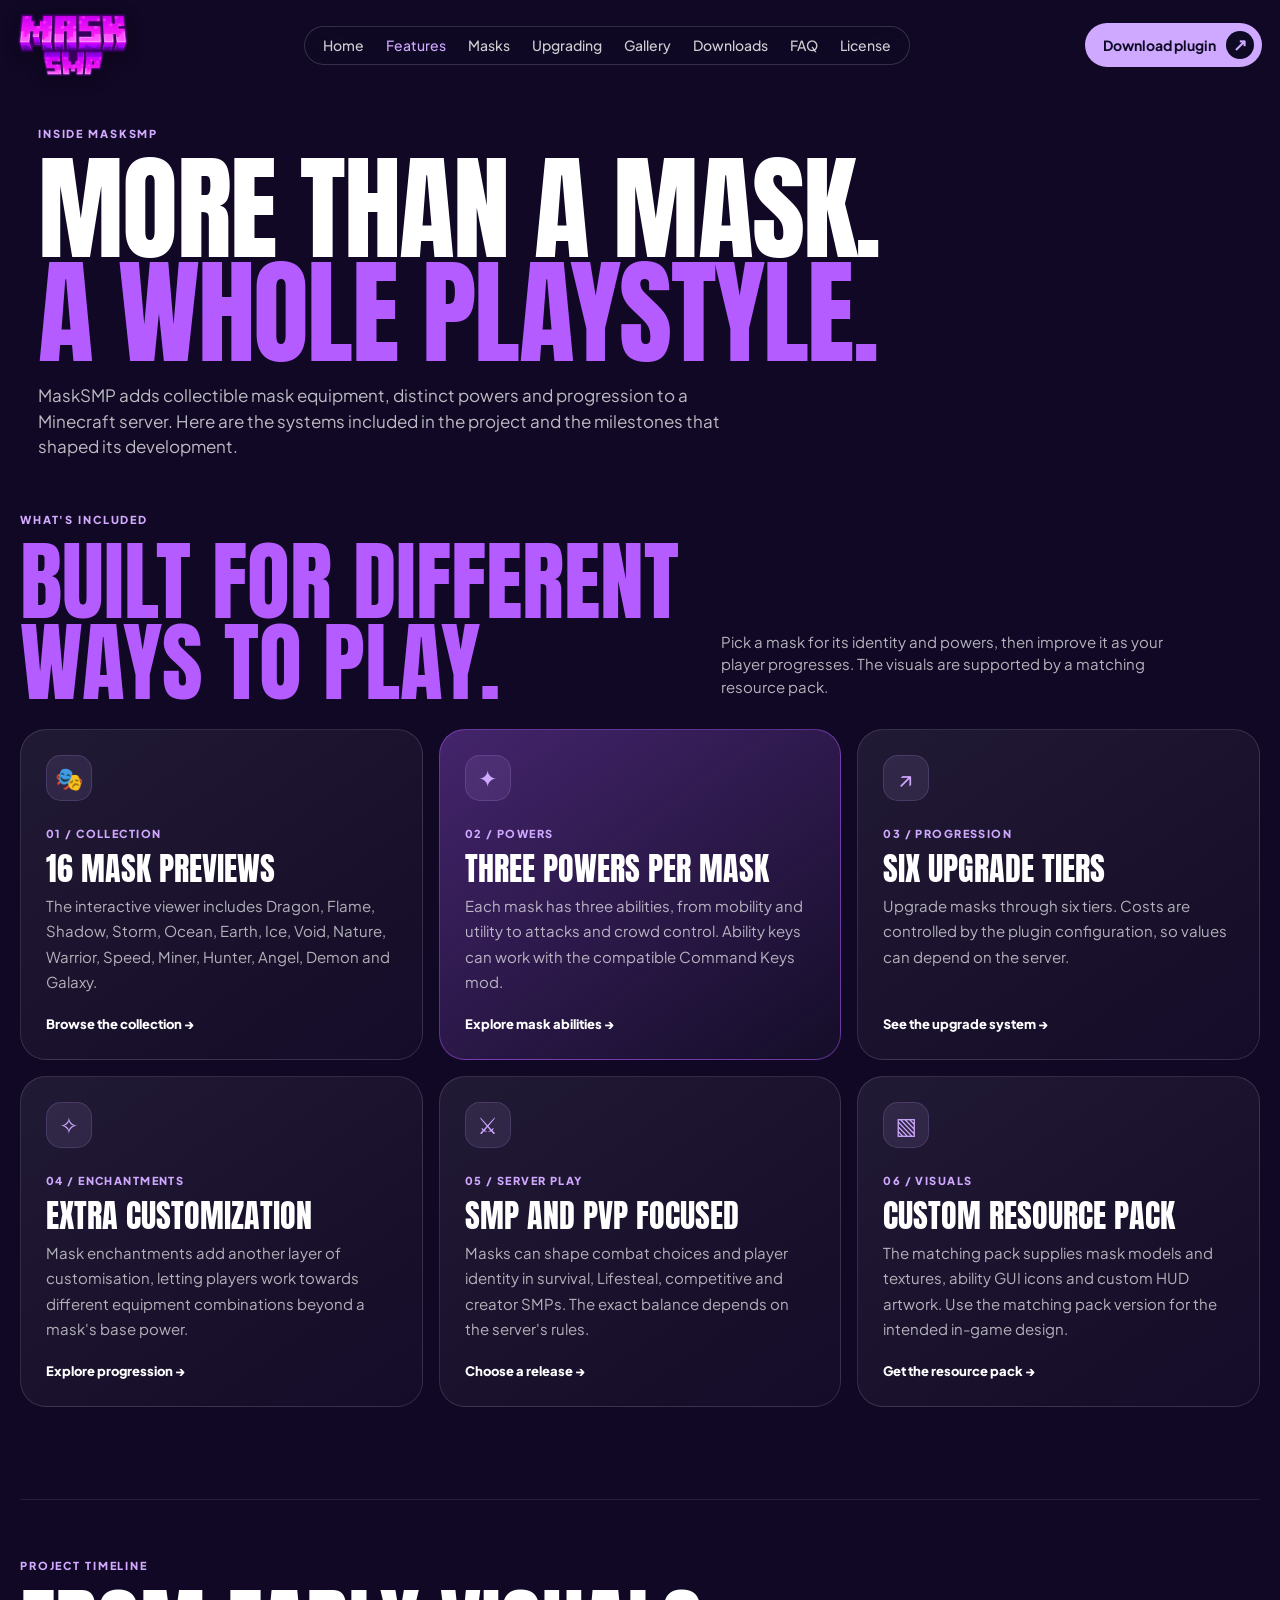
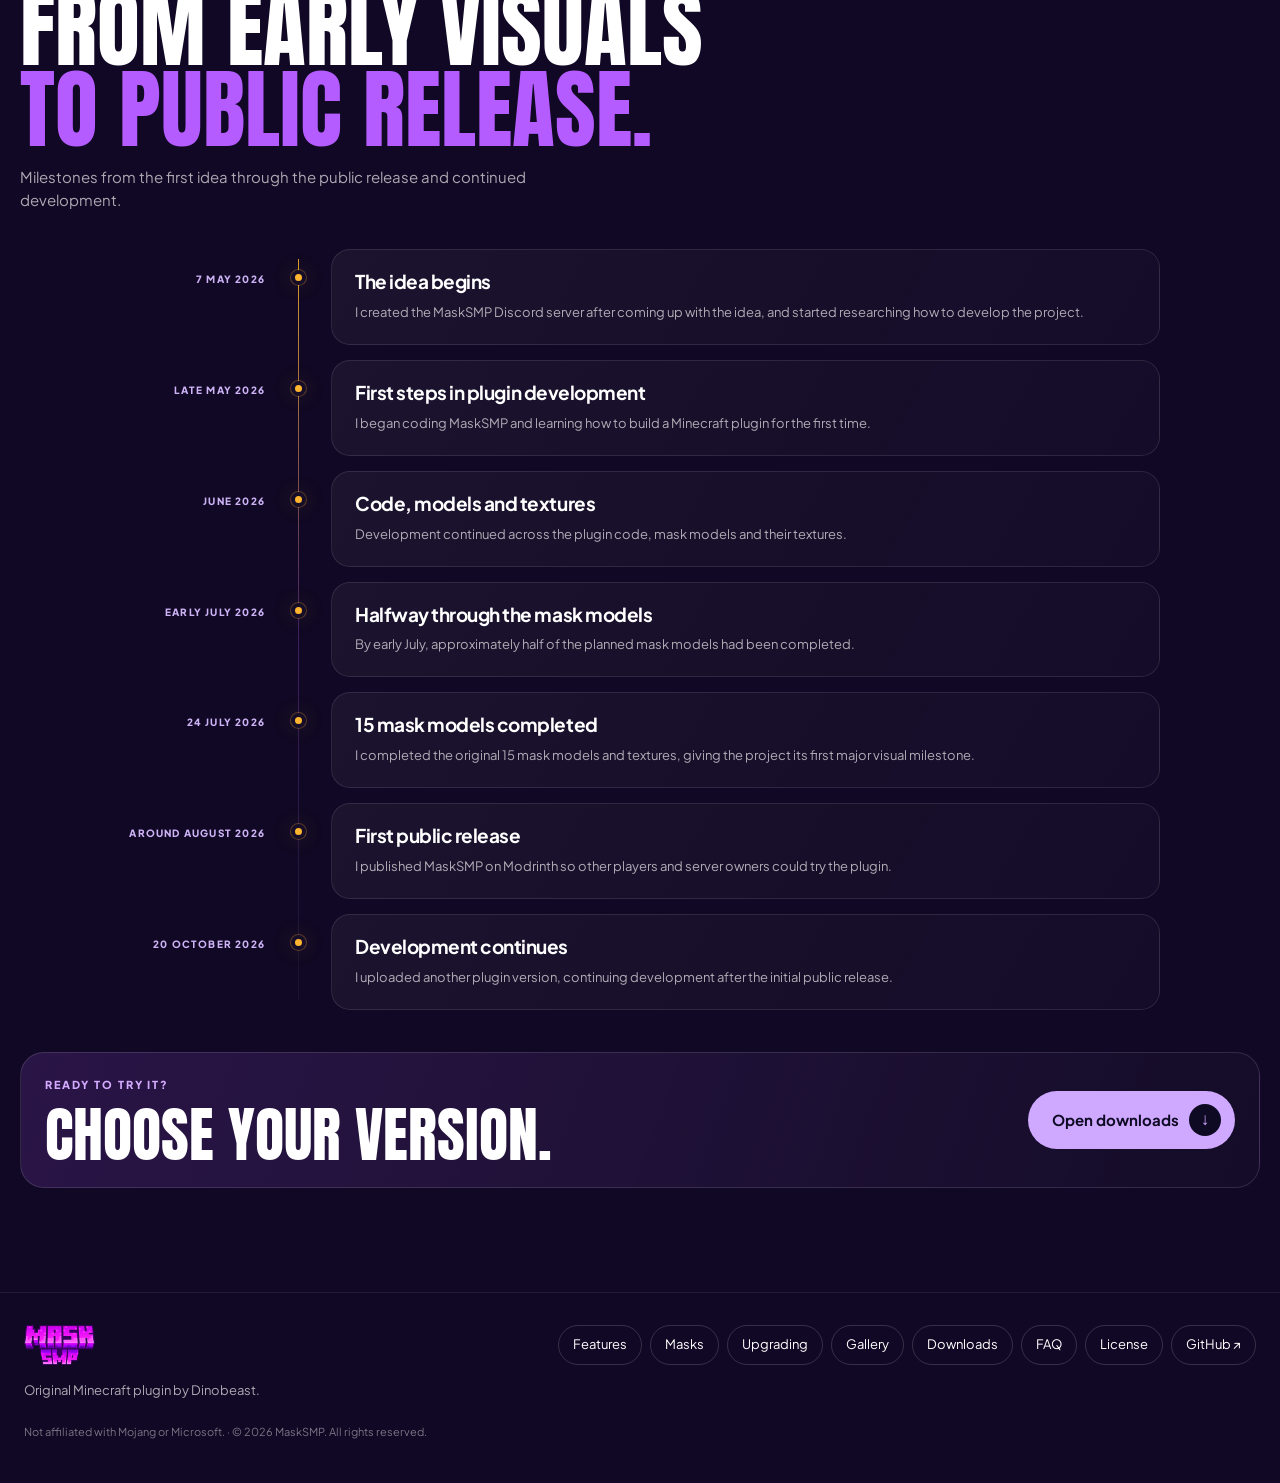
<file: features.html>
<!doctype html>
<html lang="en"><head><meta charset="utf-8"/><meta content="width=device-width, initial-scale=1, viewport-fit=cover" name="viewport"/><meta content="#100824" name="theme-color"/><meta content="Discover the masks, abilities and upgrade progression available in the MaskSMP Minecraft plugin." name="description"/><title>Features — MaskSMP</title><link rel="icon" href="masksmp-favicon-purple.ico?v=13" sizes="any"><link rel="icon" type="image/png" sizes="256x256" href="masksmp-favicon-purple.png?v=13"><link rel="apple-touch-icon" href="masksmp-favicon-purple.png?v=13"><link href="https://fonts.googleapis.com" rel="preconnect"/><link crossorigin="" href="https://fonts.gstatic.com" rel="preconnect"/><link href="https://fonts.googleapis.com/css2?family=Anton&amp;family=Plus+Jakarta+Sans:wght@400;500;600;700;800&amp;display=swap" rel="stylesheet"/><link href="styles.css" rel="stylesheet"/></head><body class="page-features"><nav aria-label="Main navigation" class="site-nav">
<a aria-label="MaskSMP home" class="logo" href="index.html"><img alt="MaskSMP logo" src="assets/masksmp-logo-wide-purple.png"/></a>
<button aria-controls="main-nav" aria-expanded="false" aria-label="Open navigation menu" class="menu-toggle" id="menu-toggle" type="button">☰</button>
<div class="glass links" id="main-nav"><a data-config="navHomeText" data-nav="home" href="index.html">Home</a><a aria-current="page" data-config="navFeaturesText" data-nav="features" href="features.html">Features</a><a data-config="navMasksText" data-nav="masks" href="masks.html">Masks</a><a data-nav="upgrading" href="upgrading.html"><span data-site-text="features_text_003">Upgrading</span></a><a data-config="navGalleryText" data-nav="gallery" href="gallery.html">Gallery</a><a data-config="navDownloadsText" data-nav="downloads" href="downloads.html">Downloads</a><a data-config="navFaqText" data-nav="faq" href="faq.html">FAQ</a><a data-nav="license" href="license.html"><span data-site-text="features_text_004">License</span></a></div>
<a class="pill nav-cta" href="downloads.html"><span data-config="navPluginText">Download plugin</span><b aria-hidden="true">↗</b></a>
</nav><main class="features-page-main">
<section class="subpage-hero">
<p class="eyebrow"><span data-site-text="features_text_005">INSIDE MASKSMP</span></p>
<h1><span data-site-text="features_text_006">More than a mask.</span><br/><i><span data-site-text="features_text_007">A whole playstyle.</span></i></h1>
<p class="lede"><span data-site-text="features_text_008">MaskSMP adds collectible mask equipment, distinct powers and progression to a Minecraft server. Here are the systems included in the project and the milestones that shaped its development.</span></p>
</section>
<section class="feature-overview" id="features-content">
<div class="section-heading">
<div><p class="eyebrow"><span data-site-text="features_text_009">WHAT'S INCLUDED</span></p><h2><span data-site-text="features_text_010">Built for different</span><br/><span><span data-site-text="features_text_011">ways to play.</span></span></h2></div>
<p class="section-intro"><span data-site-text="features_text_012">Pick a mask for its identity and powers, then improve it as your player progresses. The visuals are supported by a matching resource pack.</span></p>
</div>
<div class="feature-grid">
<article class="feature-card"><span aria-hidden="true" class="feature-icon">🎭</span><p class="card-kicker"><span data-site-text="features_text_013">01 / COLLECTION</span></p><h3><span data-site-text="features_text_014">16 mask previews</span></h3><p><span data-site-text="features_text_015">The interactive viewer includes Dragon, Flame, Shadow, Storm, Ocean, Earth, Ice, Void, Nature, Warrior, Speed, Miner, Hunter, Angel, Demon and Galaxy.</span></p><a href="masks.html"><span data-site-text="features_text_016">Browse the collection</span> <span aria-hidden="true">→</span></a></article>
<article class="feature-card featured-card"><span aria-hidden="true" class="feature-icon">✦</span><p class="card-kicker"><span data-site-text="features_text_017">02 / POWERS</span></p><h3><span data-site-text="features_text_018">Three powers per mask</span></h3><p><span data-site-text="features_text_019">Each mask has three abilities, from mobility and utility to attacks and crowd control. Ability keys can work with the compatible Command Keys mod.</span></p><a href="masks.html"><span data-site-text="features_text_020">Explore mask abilities</span> <span aria-hidden="true">→</span></a></article>
<article class="feature-card"><span aria-hidden="true" class="feature-icon">↗</span><p class="card-kicker"><span data-site-text="features_text_021">03 / PROGRESSION</span></p><h3><span data-site-text="features_text_022">Six upgrade tiers</span></h3><p><span data-site-text="features_text_023">Upgrade masks through six tiers. Costs are controlled by the plugin configuration, so values can depend on the server.</span></p><a href="upgrading.html"><span data-site-text="features_text_024">See the upgrade system</span> <span aria-hidden="true">→</span></a></article>
<article class="feature-card"><span aria-hidden="true" class="feature-icon">✧</span><p class="card-kicker"><span data-site-text="features_text_025">04 / ENCHANTMENTS</span></p><h3><span data-site-text="features_text_026">Extra customization</span></h3><p><span data-site-text="features_text_027">Mask enchantments add another layer of customisation, letting players work towards different equipment combinations beyond a mask's base power.</span></p><a href="upgrading.html"><span data-site-text="features_text_028">Explore progression</span> <span aria-hidden="true">→</span></a></article>
<article class="feature-card"><span aria-hidden="true" class="feature-icon">⚔</span><p class="card-kicker"><span data-site-text="features_text_029">05 / SERVER PLAY</span></p><h3><span data-site-text="features_text_030">SMP and PvP focused</span></h3><p><span data-site-text="features_text_031">Masks can shape combat choices and player identity in survival, Lifesteal, competitive and creator SMPs. The exact balance depends on the server's rules.</span></p><a href="downloads.html"><span data-site-text="features_text_032">Choose a release</span> <span aria-hidden="true">→</span></a></article>
<article class="feature-card"><span aria-hidden="true" class="feature-icon">▧</span><p class="card-kicker"><span data-site-text="features_text_033">06 / VISUALS</span></p><h3><span data-site-text="features_text_034">Custom resource pack</span></h3><p><span data-site-text="features_text_035">The matching pack supplies mask models and textures, ability GUI icons and custom HUD artwork. Use the matching pack version for the intended in-game design.</span></p><a href="downloads.html#resource-pack"><span data-site-text="features_text_036">Get the resource pack</span> <span aria-hidden="true">→</span></a></article>
</div>
</section>
<section aria-labelledby="timeline-title" class="project-timeline-section">
<div class="timeline-heading"><p class="eyebrow"><span data-site-text="features_text_037">PROJECT TIMELINE</span></p><h2 id="timeline-title"><span data-site-text="features_text_038">From early visuals</span><br/><i><span data-site-text="features_text_039">to public release.</span></i></h2><p><span data-site-text="features_text_040">Milestones from the first idea through the public release and continued development.</span></p></div>
<div class="timeline-list">
<article class="timeline-item"><p class="timeline-date"><span data-site-text="features_text_041">7 MAY 2026</span></p><div class="timeline-content"><h3><span data-site-text="features_text_042">The idea begins</span></h3><p><span data-site-text="features_text_043">I created the MaskSMP Discord server after coming up with the idea, and started researching how to develop the project.</span></p></div></article>
<article class="timeline-item"><p class="timeline-date"><span data-site-text="features_text_044">LATE MAY 2026</span></p><div class="timeline-content"><h3><span data-site-text="features_text_045">First steps in plugin development</span></h3><p><span data-site-text="features_text_046">I began coding MaskSMP and learning how to build a Minecraft plugin for the first time.</span></p></div></article>
<article class="timeline-item"><p class="timeline-date"><span data-site-text="features_text_047">JUNE 2026</span></p><div class="timeline-content"><h3><span data-site-text="features_text_048">Code, models and textures</span></h3><p><span data-site-text="features_text_049">Development continued across the plugin code, mask models and their textures.</span></p></div></article>
<article class="timeline-item"><p class="timeline-date"><span data-site-text="features_text_050">EARLY JULY 2026</span></p><div class="timeline-content"><h3><span data-site-text="features_text_051">Halfway through the mask models</span></h3><p><span data-site-text="features_text_052">By early July, approximately half of the planned mask models had been completed.</span></p></div></article>
<article class="timeline-item"><p class="timeline-date"><span data-site-text="features_text_053">24 JULY 2026</span></p><div class="timeline-content"><h3><span data-site-text="features_text_054">15 mask models completed</span></h3><p><span data-site-text="features_text_055">I completed the original 15 mask models and textures, giving the project its first major visual milestone.</span></p></div></article>
<article class="timeline-item"><p class="timeline-date"><span data-site-text="features_text_056">AROUND AUGUST 2026</span></p><div class="timeline-content"><h3><span data-site-text="features_text_057">First public release</span></h3><p><span data-site-text="features_text_058">I published MaskSMP on Modrinth so other players and server owners could try the plugin.</span></p></div></article>
<article class="timeline-item"><p class="timeline-date"><span data-site-text="features_text_059">20 OCTOBER 2026</span></p><div class="timeline-content"><h3><span data-site-text="features_text_060">Development continues</span></h3><p><span data-site-text="features_text_061">I uploaded another plugin version, continuing development after the initial public release.</span></p></div></article>
</div>
</section>
<section class="features-bottom"><div><p class="eyebrow"><span data-site-text="features_text_062">READY TO TRY IT?</span></p><h2><span data-site-text="features_text_063">Choose your version.</span></h2></div><a class="pill" href="downloads.html"><span data-site-text="features_text_064">Open downloads</span> <b aria-hidden="true">↓</b></a></section>
</main><footer class="site-footer"><div class="footer-inner"><div class="footer-brand"><a href="index.html"><img alt="MaskSMP" src="assets/masksmp-logo-wide-purple.png"/></a><span><span data-site-text="features_text_065">Original Minecraft plugin by Dinobeast.</span></span></div><div aria-label="Footer navigation" class="footer-links" role="navigation"><a href="features.html"><span data-site-text="features_text_066">Features</span></a><a href="masks.html"><span data-site-text="features_text_067">Masks</span></a><a href="upgrading.html"><span data-site-text="features_text_068">Upgrading</span></a><a href="gallery.html"><span data-site-text="features_text_069">Gallery</span></a><a href="downloads.html"><span data-site-text="features_text_070">Downloads</span></a><a href="faq.html"><span data-site-text="features_text_071">FAQ</span></a><a href="license.html"><span data-site-text="features_text_072">License</span></a><a href="https://github.com/jcourtens88-byte/MaskedSMP" rel="noopener noreferrer" target="_blank"><span data-site-text="features_text_073">GitHub ↗</span></a></div></div><small class="footer-legal"><span data-site-text="features_text_074">Not affiliated with Mojang or Microsoft. · ©</span> <span id="year"><span data-site-text="features_text_075">2026</span></span> <span data-site-text="features_text_076">MaskSMP. All rights reserved.</span></small></footer><script defer="" src="script.js"></script></body></html>
</file>
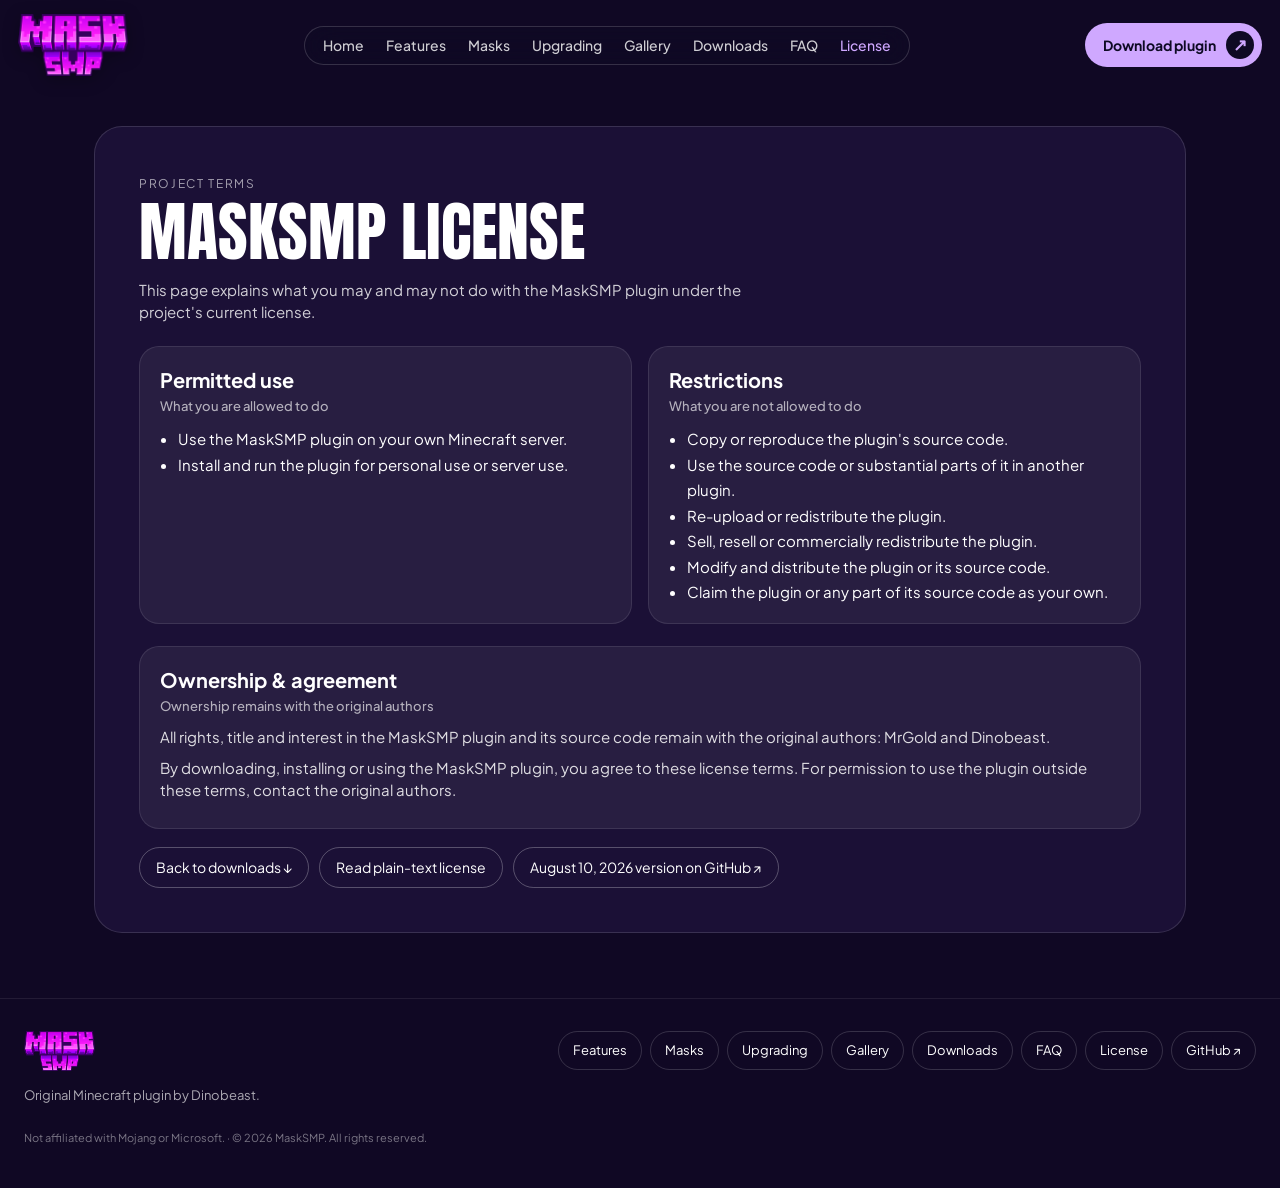
<file: license.html>
<!doctype html>
<html lang="en"><head><meta charset="utf-8"/><meta content="width=device-width, initial-scale=1, viewport-fit=cover" name="viewport"/><meta content="#100824" name="theme-color"/><meta content="Review the MaskSMP plugin license and permitted uses." name="description"/><title>License — MaskSMP</title><link rel="icon" href="masksmp-favicon-purple.ico?v=13" sizes="any"><link rel="icon" type="image/png" sizes="256x256" href="masksmp-favicon-purple.png?v=13"><link rel="apple-touch-icon" href="masksmp-favicon-purple.png?v=13"><link href="https://fonts.googleapis.com" rel="preconnect"/><link crossorigin="" href="https://fonts.gstatic.com" rel="preconnect"/><link href="https://fonts.googleapis.com/css2?family=Anton&amp;family=Plus+Jakarta+Sans:wght@400;500;600;700;800&amp;display=swap" rel="stylesheet"/><link href="styles.css" rel="stylesheet"/></head><body class="page-license"><nav aria-label="Main navigation" class="site-nav">
<a aria-label="MaskSMP home" class="logo" href="index.html"><img alt="MaskSMP logo" src="assets/masksmp-logo-wide-purple.png"/></a>
<button aria-controls="main-nav" aria-expanded="false" aria-label="Open navigation menu" class="menu-toggle" id="menu-toggle" type="button">☰</button>
<div class="glass links" id="main-nav"><a data-config="navHomeText" data-nav="home" href="index.html">Home</a><a data-config="navFeaturesText" data-nav="features" href="features.html">Features</a><a data-config="navMasksText" data-nav="masks" href="masks.html">Masks</a><a data-nav="upgrading" href="upgrading.html"><span data-site-text="license_text_003">Upgrading</span></a><a data-config="navGalleryText" data-nav="gallery" href="gallery.html">Gallery</a><a data-config="navDownloadsText" data-nav="downloads" href="downloads.html">Downloads</a><a data-config="navFaqText" data-nav="faq" href="faq.html">FAQ</a><a aria-current="page" data-nav="license" href="license.html"><span data-site-text="license_text_004">License</span></a></div>
<a class="pill nav-cta" href="downloads.html"><span data-config="navPluginText">Download plugin</span><b aria-hidden="true">↗</b></a>
</nav><main class="license-main"><section class="wrap" id="license"><div class="lic"><small><span data-site-text="license_text_005">Project terms</span></small><h2><span data-site-text="license_text_006">MaskSMP license</span></h2>
<p class="li"><span data-site-text="license_text_007">This page explains what you may and may not do with the MaskSMP plugin under the project's current license.</span></p>
<div class="lg"><div><h3><span data-site-text="license_text_008">Permitted use</span></h3><b><span data-site-text="license_text_009">What you are allowed to do</span></b><ul><li><span data-site-text="license_text_010">Use the MaskSMP plugin on your own Minecraft server.</span></li><li><span data-site-text="license_text_011">Install and run the plugin for personal use or server use.</span></li></ul></div>
<div><h3><span data-site-text="license_text_012">Restrictions</span></h3><b><span data-site-text="license_text_013">What you are not allowed to do</span></b><ul><li><span data-site-text="license_text_014">Copy or reproduce the plugin's source code.</span></li><li><span data-site-text="license_text_015">Use the source code or substantial parts of it in another plugin.</span></li><li><span data-site-text="license_text_016">Re-upload or redistribute the plugin.</span></li><li><span data-site-text="license_text_017">Sell, resell or commercially redistribute the plugin.</span></li><li><span data-site-text="license_text_018">Modify and distribute the plugin or its source code.</span></li><li><span data-site-text="license_text_019">Claim the plugin or any part of its source code as your own.</span></li></ul></div></div>
<div class="lo"><h3><span data-site-text="license_text_020">Ownership &amp; agreement</span></h3><b><span data-site-text="license_text_021">Ownership remains with the original authors</span></b><p><span data-site-text="license_text_022">All rights, title and interest in the MaskSMP plugin and its source code remain with the original authors: MrGold and Dinobeast.</span></p><p><span data-site-text="license_text_023">By downloading, installing or using the MaskSMP plugin, you agree to these license terms. For permission to use the plugin outside these terms, contact the original authors.</span></p></div>
<div class="lb3"><a href="downloads.html"><span data-site-text="license_text_024">Back to downloads ↓</span></a><a href="https://masksmp-plugin.github.io/MaskSMP/LICENSE" rel="noopener" target="_blank"><span data-site-text="license_text_025">Read plain-text license</span></a><a href="https://github.com/jcourtens88-byte/MaskSMP1.0/tree/main" rel="noopener" target="_blank"><span data-site-text="license_text_026">August 10, 2026 version on GitHub ↗</span></a></div></div></section></main><footer class="site-footer"><div class="footer-inner"><div class="footer-brand"><a href="index.html"><img alt="MaskSMP" src="assets/masksmp-logo-wide-purple.png"/></a><span><span data-site-text="license_text_027">Original Minecraft plugin by Dinobeast.</span></span></div><div aria-label="Footer navigation" class="footer-links" role="navigation"><a href="features.html"><span data-site-text="license_text_028">Features</span></a><a href="masks.html"><span data-site-text="license_text_029">Masks</span></a><a href="upgrading.html"><span data-site-text="license_text_030">Upgrading</span></a><a href="gallery.html"><span data-site-text="license_text_031">Gallery</span></a><a href="downloads.html"><span data-site-text="license_text_032">Downloads</span></a><a href="faq.html"><span data-site-text="license_text_033">FAQ</span></a><a href="license.html"><span data-site-text="license_text_034">License</span></a><a href="https://github.com/jcourtens88-byte/MaskedSMP" rel="noopener noreferrer" target="_blank"><span data-site-text="license_text_035">GitHub ↗</span></a></div></div><small class="footer-legal"><span data-site-text="license_text_036">Not affiliated with Mojang or Microsoft. · ©</span> <span id="year"><span data-site-text="license_text_037">2026</span></span> <span data-site-text="license_text_038">MaskSMP. All rights reserved.</span></small></footer><script defer="" src="script.js"></script></body></html>
</file>
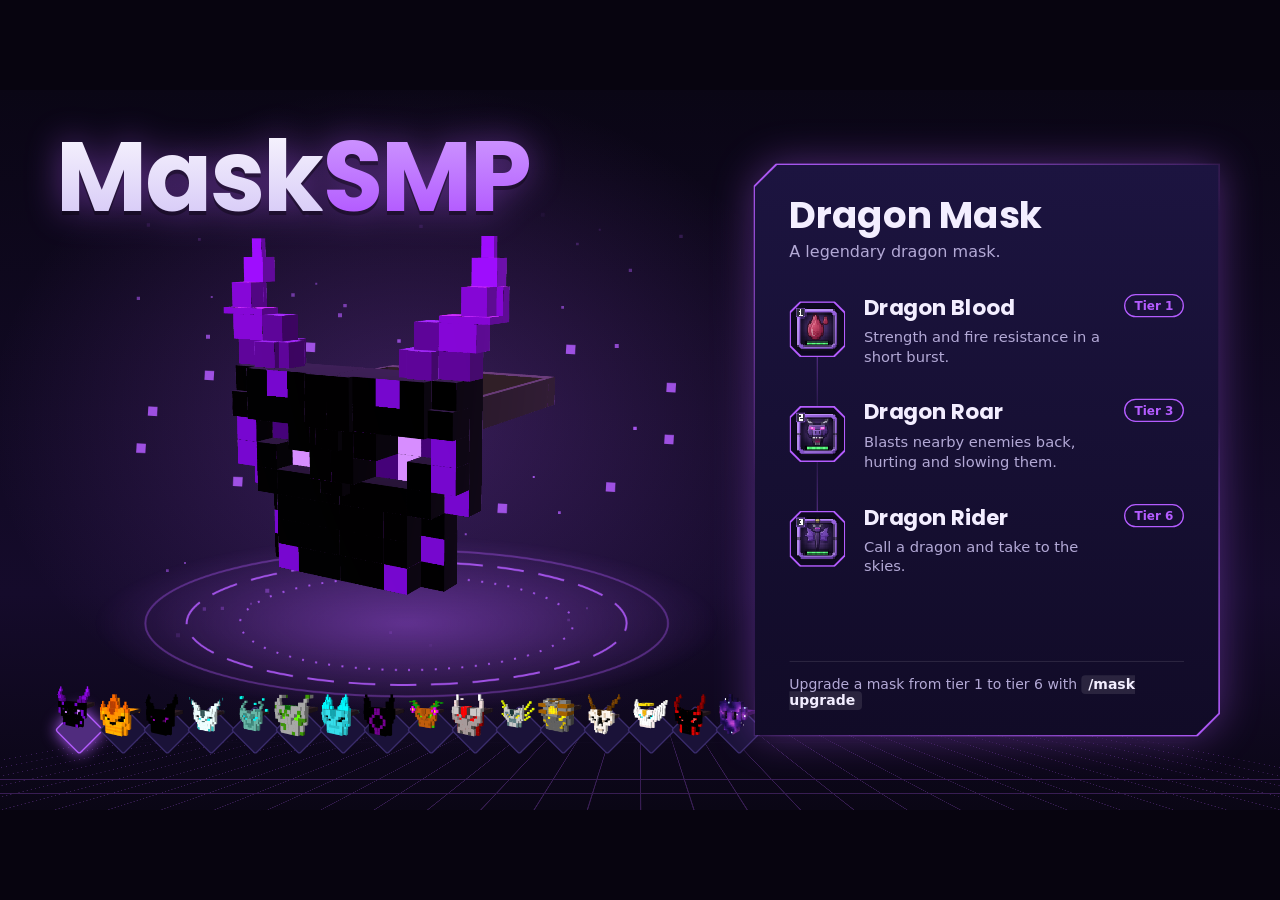
<file: mask-system.html>
<!doctype html>
<html lang="en"><head><meta charset="utf-8">
<meta name="viewport" content="width=device-width, initial-scale=1, viewport-fit=cover">
<title>MaskSMP</title>
<style>
@font-face{font-family:Poppins;font-weight:700;src:url([data-uri]) format('woff')}
:root{--ac:#b45cff;--ink:#f3eeff;--mute:#b3a9d6;color-scheme:dark;box-sizing:border-box;padding-top:env(safe-area-inset-top,0px);padding-bottom:env(safe-area-inset-bottom,0px)}
html{scroll-padding-top:env(safe-area-inset-top,0px)}
html,body{margin:0;height:100%;overflow:hidden;background:#07040f;color:var(--ink);font-family:"Segoe UI",system-ui,-apple-system,Roboto,"Helvetica Neue",Arial,sans-serif}
#stage{position:absolute;left:50%;top:50%;width:1920px;height:1080px;transform:translate(-50%,-50%) scale(var(--s,1));overflow:hidden;
background:radial-gradient(900px 720px at 32% 46%,color-mix(in srgb,var(--ac) 24%,transparent),transparent 70%),linear-gradient(#0a0615,#150b2b 70%,#0a0615)}
#fl{position:absolute;left:-400px;right:-400px;bottom:0;height:640px;opacity:.26;transform-origin:50% 100%;transform:perspective(520px) rotateX(64deg);
background:linear-gradient(var(--ac) 2px,transparent 2px) 0 0/100% 64px,linear-gradient(90deg,var(--ac) 2px,transparent 2px) 0 0/80px 100%;
-webkit-mask-image:linear-gradient(transparent,#000 55%);mask-image:linear-gradient(transparent,#000 55%)}
canvas{position:absolute;display:block}
#fx{left:0;top:0;width:1920px;height:1080px}
#hero{left:230px;top:80px;width:760px;height:760px;cursor:grab;touch-action:none}
#logo{position:absolute;left:84px;top:50px;margin:0;font:700 148px/1.1 Poppins,"Segoe UI",system-ui,sans-serif;letter-spacing:-3px;filter:drop-shadow(0 6px 0 rgba(0,0,0,.35)) drop-shadow(0 0 26px color-mix(in srgb,var(--ac) 45%,transparent))}#logo span{background:linear-gradient(#fff,#cdbdf5);-webkit-background-clip:text;background-clip:text;color:transparent}#logo b{font-weight:700;background:linear-gradient(color-mix(in srgb,var(--ac) 55%,#fff),var(--ac) 75%);-webkit-background-clip:text;background-clip:text;color:transparent}
#tiles{position:absolute;left:84px;top:896px;display:flex}
.t{all:unset;position:relative;width:66px;height:100px;cursor:pointer}
.t:focus-visible .p{outline:3px solid #fff}
.p{position:absolute;left:9px;top:38px;width:48px;height:48px;transform:rotate(45deg);background:#1a1238;border:2px solid #3a2c6b;border-radius:4px;transition:.2s}
.t img{position:absolute;left:-11px;top:-6px;width:88px;height:88px;transition:.2s;pointer-events:none}
.t:hover img,.t.on img{transform:translateY(-12px)}
.t.on .p{border-color:var(--ac);background:color-mix(in srgb,var(--ac) 35%,#1a1238);box-shadow:0 0 22px var(--ac)}
#slab{position:absolute;left:1130px;top:110px;width:700px;height:860px;filter:drop-shadow(0 0 30px color-mix(in srgb,var(--ac) 38%,transparent))}
.cut{clip-path:polygon(34px 0,100% 0,100% calc(100% - 34px),calc(100% - 34px) 100%,0 100%,0 34px)}
#slab>i{position:absolute;inset:0;background:linear-gradient(150deg,var(--ac),transparent 38%,transparent 62%,var(--ac))}
#slab>div{position:absolute;inset:2px;box-sizing:border-box;padding:48px 52px;background:linear-gradient(180deg,#1c1440,#110b27)}
h2{font-family:Poppins,'Segoe UI',system-ui,sans-serif;margin:0;font-size:56px;line-height:1;font-weight:800}
#bl{margin:12px 0 0;font-size:24px;color:var(--mute)}
#pw{list-style:none;margin:46px 0 0;padding:0;position:relative}
#pw:before{content:"";position:absolute;left:41px;top:40px;bottom:40px;width:2px;background:linear-gradient(var(--ac),transparent 50%,var(--ac));opacity:.5}
#pw li{position:relative;display:grid;grid-template-columns:84px 1fr auto;gap:28px;align-items:center;margin-bottom:44px}
.dm{width:84px;height:84px;display:grid;place-items:center;background:var(--ac);clip-path:polygon(16px 0,calc(100% - 16px) 0,100% 16px,100% calc(100% - 16px),calc(100% - 16px) 100%,16px 100%,0 calc(100% - 16px),0 16px)}
.dm b{width:80px;height:80px;display:grid;place-items:center;background:#0d0820;clip-path:inherit}
.dm img{width:64px;height:64px;image-rendering:pixelated}
h3{font-family:Poppins,'Segoe UI',system-ui,sans-serif;margin:0 0 6px;font-size:32px;font-weight:700}
#pw p{margin:0;font-size:22px;line-height:1.35;color:var(--mute)}
.tc{align-self:start;margin-top:4px;padding:5px 14px;border:2px solid var(--ac);border-radius:20px;font-size:18px;font-weight:600;color:var(--ac);white-space:nowrap}
#ft{position:absolute;left:52px;right:52px;bottom:40px;margin:0;font-size:21px;color:var(--mute);border-top:2px solid rgba(255,255,255,.1);padding-top:22px}
#ft b{color:var(--ink);background:rgba(255,255,255,.1);padding:2px 10px;border-radius:6px}
</style>  <link rel="icon" href="favicon.ico?v=publish-fix-1" sizes="any"><link rel="icon" type="image/png" sizes="32x32" href="favicon.png?v=publish-fix-1">
</head>
<body>
<div id="stage">
<div id="fl"></div>
<canvas id="fx" width="1920" height="1080"></canvas>
<canvas id="hero" width="1140" height="1140" aria-label="Rotating 3D mask"></canvas>
<h1 id="logo" aria-label="MaskSMP"><span>Mask</span><b>SMP</b></h1>
<div id="tiles"></div>
<section id="slab"><i class="cut"></i><div class="cut">
<h2 id="nm"></h2><p id="bl"></p><ul id="pw"></ul>
<p id="ft">Upgrade a mask from tier 1 to tier 6 with <b>/mask upgrade</b></p></div></section>
</div>
<script>
const D={"o":["dragon","flame","shadow","storm","ocean","earth","ice","void","nature","warrior","speed","miner","hunter","angel","demon","galaxy"],"m":{"dragon":{"n":"Dragon Mask","b":"A legendary dragon mask.","c":"#b45cff","p":[["Dragon Blood","Strength and fire resistance in a short burst."],["Dragon Roar","Blasts nearby enemies back, hurting and slowing them."],["Dragon Rider","Call a dragon and take to the skies."]],"e":[[5,1,0,8,2,1,0,1,4,1,0,[[10,4,10.5,4.5],[10,4.5,10.5,5],[10,5,10.5,5.5],[10,5.5,10.5,6],[6.5,10.5,6,10],[7,10,6.5,10.5]]],[5,1,0,6,2,1,0,1,4,1,0,[[7,10,7.5,10.5],[10,7,10.5,7.5],[7.5,10,8,10.5],[8,10,8.5,10.5],[9,10.5,8.5,10],[9.5,10,9,10.5]]],[5,2,0,6,3,2,0,1,4,2,0,[[9.5,10,10,10.5],[8.5,7.5,9.5,8],[10,10,10.5,10.5],[8.5,8.5,9.5,9],[0.5,10,0,9],[1,9,0.5,10]]],[5,3,0,8,4,1,0,1,4,3,0,[[7.5,1.5,9,2],[0,10.5,0.5,11],[7.5,2,9,2.5],[0.5,10.5,1,11],[9,3,7.5,2.5],[9,5,7.5,5.5]]],[4,0,1,5,1,2,0,1,3,0,1,[[1,10.5,1.5,11],[10.5,1,11,1.5],[1.5,10.5,2,11],[2,10.5,2.5,11],[11,2.5,10.5,2],[3,10.5,2.5,11]]],[4,1,1,5,2,2,0,1,3,1,1,[[10.5,2.5,11,3],[3,10.5,3.5,11],[10.5,3,11,3.5],[3.5,10.5,4,11],[11,4,10.5,3.5],[4.5,10.5,4,11]]],[4,2,1,5,3,2,0,1,3,2,1,[[10.5,4,11,4.5],[4.5,10.5,5,11],[10.5,4.5,11,5],[5,10.5,5.5,11],[11,5.5,10.5,5],[6,10.5,5.5,11]]],[4,3,0,5,4,1,0,1,3,3,0,[[10.5,5.5,11,6],[6,10.5,6.5,11],[10.5,6,11,6.5],[6.5,10.5,7,11],[11,7,10.5,6.5],[7.5,10.5,7,11]]],[4,4,0,5,5,1,0,1,3,4,0,[[10.5,7,11,7.5],[7.5,10.5,8,11],[10.5,7.5,11,8],[8,10.5,8.5,11],[11,8.5,10.5,8],[9,10.5,8.5,11]]],[7.5,3.5,-0.5,8.5,4,0,0,1,6.75,3,-1,[[10.5,8.5,11,9],[9,10.5,9.5,11],[10.5,9,11,9.5],[9.5,10.5,10,11],[11,10,10.5,9.5],[10.5,10.5,10,11]]],[3,5,0,4,6,1,0,1,2,5,0,[[10.5,10,11,10.5],[10.5,10.5,11,11],[0,11,0.5,11.5],[11,0,11.5,0.5],[1,11.5,0.5,11],[11.5,0.5,11,1]]],[6,4,1,7,5,2,0,1,5,4,1,[[1,11,1.5,11.5],[11,1,11.5,1.5],[1.5,11,2,11.5],[11,1.5,11.5,2],[2.5,11.5,2,11],[11.5,2,11,2.5]]],[5,4,1,6,5,2,0,1,4,4,1,[[9,2.5,9.5,3],[2,10,2.5,10.5],[10,2,10.5,2.5],[2.5,10,3,10.5],[10.5,3,10,2.5],[10.5,3,10,3.5]]],[5,5,1,6,6,2,0,1,4,5,1,[[2.5,11,3,11.5],[11,2.5,11.5,3],[3,11,3.5,11.5],[11,3,11.5,3.5],[4,11.5,3.5,11],[11.5,3.5,11,4]]],[4,5,1,5,6,2,0,1,3,5,1,[[4,11,4.5,11.5],[11,4,11.5,4.5],[4.5,11,5,11.5],[11,4.5,11.5,5],[5.5,11.5,5,11],[11.5,5,11,5.5]]],[4,6,-0.5,8,8,2,0,1,6,7,-1,[[4,0,6,1],[3,5,4.5,6],[1,4,3,5],[4.5,5,6,6],[2,1.5,0,0],[2,1.5,0,3]]],[4,6,-0.25,8,7,0.75,0,1,3,6,-0.25,[[6.5,4,8.5,4.5],[5.5,11,6,11.5],[6.5,4.5,8.5,5],[11,5.5,11.5,6],[9,6.5,7,6],[9,6.5,7,7]]],[6,0,0,8,1,1,0,1,5,0,0,[[6,11,6.5,11.5],[11,6,11.5,6.5],[6.5,11,7,11.5],[11,6.5,11.5,7],[7.5,11.5,7,11],[11.5,7,11,7.5]]],[12,7,0,13,8,1,0,1,14,7,0,[[7.5,11,8,11.5],[11,7.5,11.5,8],[8,11,8.5,11.5],[11,8,11.5,8.5],[9,11.5,8.5,11],[11.5,8.5,11,9]]],[8,0,0,10,1,1,0,1,11,0,0,[[7.5,11,8,11.5],[11,7.5,11.5,8],[8,11,8.5,11.5],[11,8,11.5,8.5],[9,11.5,8.5,11],[11.5,8.5,11,9]]],[10,0,0,11,1,1,0,1,12,0,0,[[9,11,9.5,11.5],[11,9,11.5,9.5],[9.5,11,10,11.5],[11,9.5,11.5,10],[10.5,11.5,10,11],[11.5,10,11,10.5]]],[8,1,0,11,2,1,0,1,12,1,0,[[10.5,11,11,11.5],[11,10.5,11.5,11],[11,11,11.5,11.5],[0,11.5,0.5,12],[12,0.5,11.5,0],[1,11.5,0.5,12]]],[8,2,0,11,3,2,0,1,12,2,0,[[11.5,0.5,12,1],[9,1.5,10,2],[1,11.5,1.5,12],[9,2,10,2.5],[1.5,10,1,9],[9.5,5,9,6]]],[8,3,0,11,4,1,0,1,12,3,0,[[7.5,5.5,9,6],[11.5,1,12,1.5],[7,7.5,8.5,8],[1.5,11.5,2,12],[9.5,3.5,8,3],[9.5,3.5,8,4]]],[11,0,1,12,1,2,0,1,13,0,1,[[11.5,1.5,12,2],[2,11.5,2.5,12],[11.5,2,12,2.5],[2.5,11.5,3,12],[12,3,11.5,2.5],[3.5,11.5,3,12]]],[11,1,1,12,2,2,0,1,13,1,1,[[11.5,3,12,3.5],[3.5,11.5,4,12],[11.5,3.5,12,4],[4,11.5,4.5,12],[12,4.5,11.5,4],[5,11.5,4.5,12]]],[11,2,1,12,3,2,0,1,13,2,1,[[11.5,4.5,12,5],[5,11.5,5.5,12],[11.5,5,12,5.5],[5.5,11.5,6,12],[12,6,11.5,5.5],[6.5,11.5,6,12]]],[12,3,1,13,8,2,0,1,14,3,1,[[6,6,6.5,8.5],[6.5,6,7,8.5],[3,7,3.5,9.5],[3.5,7,4,9.5],[12,6.5,11.5,6],[7,11.5,6.5,12]]],[11,3,0,12,4,1,0,1,13,3,0,[[11.5,6.5,12,7],[7,11.5,7.5,12],[11.5,7,12,7.5],[7.5,11.5,8,12],[12,8,11.5,7.5],[8.5,11.5,8,12]]],[8,4,-0.5,9,6,2,0,1,10,5,-1,[[9,6,9.5,7],[6,0,7.5,1],[8.5,9,9,10],[6,1,7.5,2],[7.5,9.5,7,8],[8,8,7.5,9.5]]],[8,6,-0.5,12,8,2,0,1,10,7,-1,[[4,1,6,2],[6,2,7.5,3],[4,2,6,3],[3,6,4.5,7],[4,1.5,2,0],[4,1.5,2,3]]],[12,6,-0.25,13,7,1,0,1,14,6,-0.25,[[11.5,8,12,8.5],[8.5,11.5,9,12],[11.5,8.5,12,9],[9,11.5,9.5,12],[12,9.5,11.5,9],[10,11.5,9.5,12]]],[8,6,-0.25,12,7,0.75,0,1,13,6,-0.25,[[7,7,9,7.5],[11.5,9.5,12,10],[7.5,0,9.5,0.5],[10,11.5,10.5,12],[9.5,1,7.5,0.5],[9.5,1,7.5,1.5]]],[3,6,-0.25,4,7,1,0,1,2,6,-0.25,[[11.5,10,12,10.5],[10.5,11.5,11,12],[11.5,10.5,12,11],[11,11.5,11.5,12],[12,11.5,11.5,11],[12,11.5,11.5,12]]],[12,5,0,13,6,1,0,1,14,5,0,[[0,12,0.5,12.5],[12,0,12.5,0.5],[0.5,12,1,12.5],[12,0.5,12.5,1],[1.5,12.5,1,12],[12.5,1,12,1.5]]],[9,5,-0.5,10,6,2,0,1,11,5,-1,[[1.5,12,2,12.5],[8,8,9.5,8.5],[12,1.5,12.5,2],[0,8.5,1.5,9],[2,10,1.5,8.5],[2.5,8.5,2,10]]],[9,4,1,10,5,2,0,1,11,4,1,[[2,12,2.5,12.5],[12,2,12.5,2.5],[2.5,12,3,12.5],[12,2.5,12.5,3],[3.5,12.5,3,12],[12.5,3,12,3.5]]],[10,4,1,11,5,2,0,1,12,4,1,[[3.5,12,4,12.5],[12,3.5,12.5,4],[4,12,4.5,12.5],[12,4,12.5,4.5],[5,12.5,4.5,12],[12.5,4.5,12,5]]],[10,5,1,11,6,2,0,1,12,5,1,[[5,12,5.5,12.5],[12,5,12.5,5.5],[5.5,12,6,12.5],[12,5.5,12.5,6],[6.5,12.5,6,12],[12.5,6,12,6.5]]],[11,5,1,12,6,2,0,1,13,5,1,[[6.5,12,7,12.5],[12,6.5,12.5,7],[7,12,7.5,12.5],[12,7,12.5,7.5],[8,12.5,7.5,12],[12.5,7.5,12,8]]],[12,4,0,13,5,1,0,1,14,4,0,[[8,12,8.5,12.5],[12,8,12.5,8.5],[8.5,12,9,12.5],[12,8.5,12.5,9],[9.5,12.5,9,12],[12.5,9,12,9.5]]],[7.5,5.25,-0.75,8.5,6,-0.5,0,1,7,5,-1.5,[[9.5,12,10,12.5],[12,9.5,12.5,10],[10,12,10.5,12.5],[12,10,12.5,10.5],[11,12.5,10.5,12],[12.5,10.5,12,11]]],[6,5,-0.5,7,6,2,0,1,5,5,-1,[[11,12,11.5,12.5],[8.5,4,10,4.5],[12,11,12.5,11.5],[8.5,4.5,10,5],[3,10,2.5,8.5],[6.5,8.5,6,10]]],[3,4,0,4,5,1,0,1,2,4,0,[[11.5,12,12,12.5],[12,11.5,12.5,12],[12,12,12.5,12.5],[0,12.5,0.5,13],[13,0.5,12.5,0],[1,12.5,0.5,13]]],[7,4,-0.5,8,6,2,0,1,6,5,-1,[[9,9,9.5,10],[4.5,6,6,7],[9.5,0,10,1],[6,5,7.5,6],[7,10,6.5,8.5],[8.5,8.5,8,10]]],[11,4,0,12,5,1,0,1,13,4,0,[[12.5,0.5,13,1],[1,12.5,1.5,13],[12.5,1,13,1.5],[1.5,12.5,2,13],[13,2,12.5,1.5],[2.5,12.5,2,13]]],[8,6,-0.75,9,8,-0.5,0,1,7,7,-1.5,[[9.5,2.5,10,3.5],[3,9.5,3.5,10.5],[3.5,9.5,4,10.5],[4,9.5,4.5,10.5],[13,2.5,12.5,2],[3,12.5,2.5,13]]],[7,6,-0.75,8,8,-0.5,0,1,9,7,-1.5,[[4.5,9.5,5,10.5],[5,9.5,5.5,10.5],[9.5,5,10,6],[5.5,9.5,6,10.5],[13,3,12.5,2.5],[3.5,12.5,3,13]]],[3,3,1,4,8,2,0,1,2,3,1,[[4,7,4.5,9.5],[4.5,7,5,9.5],[5,7,5.5,9.5],[5.5,7,6,9.5],[13,3.5,12.5,3],[4,12.5,3.5,13]]],[4,8,0,5,9,1,0,1,4,8,0,[[12.5,3.5,13,4],[4,12.5,4.5,13],[12.5,4,13,4.5],[4.5,12.5,5,13],[13,5,12.5,4.5],[5.5,12.5,5,13]]],[2.25,10.25,0.75,3.25,11.25,1.5,0,1,2.25,10.25,0,[[12.5,5,13,5.5],[5.5,12.5,6,13],[12.5,5.5,13,6],[6,12.5,6.5,13],[13,6.5,12.5,6],[7,12.5,6.5,13]]],[2.25,11.25,1.5,3.25,12.25,2.25,0,1,2,11.25,0.75,[[12.5,6.5,13,7],[7,12.5,7.5,13],[12.5,7,13,7.5],[7.5,12.5,8,13],[13,8,12.5,7.5],[8.5,12.5,8,13]]],[2.5,12.25,1.75,3,13,2,0,1,2.25,12.25,0.75,[[12.5,8,13,8.5],[8.5,12.5,9,13],[12.5,8.5,13,9],[9,12.5,9.5,13],[13,9.5,12.5,9],[10,12.5,9.5,13]]],[2,10,1.5,3,11.25,2,0,1,2,10.25,0.75,[[12.5,9.5,13,10],[10,12.5,10.5,13],[12.5,10,13,10.5],[10.5,12.5,11,13],[13,11,12.5,10.5],[11.5,12.5,11,13]]],[4,8,1,5,9,2,0,1,4,8,1,[[12.5,11,13,11.5],[11.5,12.5,12,13],[12.5,11.5,13,12],[12,12.5,12.5,13],[13,12.5,12.5,12],[13,12.5,12.5,13]]],[2.75,8,0.5,4,9,1.5,0,1,3,8,0.5,[[0,13,0.5,13.5],[13,0,13.5,0.5],[0.5,13,1,13.5],[13,0.5,13.5,1],[1.5,13.5,1,13],[13.5,1,13,1.5]]],[4,9,0.5,5,10,1.5,0,1,4,9,0.5,[[1.5,13,2,13.5],[13,1.5,13.5,2],[2,13,2.5,13.5],[13,2,13.5,2.5],[3,13.5,2.5,13],[13.5,2.5,13,3]]],[2.5,9,0.5,4,10,1.5,0,1,3,9,0.5,[[9,7,10,7.5],[3,13,3.5,13.5],[9.5,1,10.5,1.5],[13,3,13.5,3.5],[10.5,4,9.5,3.5],[10.5,6,9.5,6.5]]],[2,10,0.5,4,10.25,1.5,0,1,3,10,0.5,[[9.5,6.5,10.5,7],[3.5,13,4,13.5],[7,9.5,8,10],[13,3.5,13.5,4],[10.5,8,9.5,7.5],[10.5,8,9.5,8.5]]],[5,8,0.25,5.5,9,1.25,0,1,5,8,0.25,[[4,13,4.5,13.5],[13,4,13.5,4.5],[4.5,13,5,13.5],[13,4.5,13.5,5],[5.5,13.5,5,13],[13.5,5,13,5.5]]],[10.5,8,0.25,11,9,1.25,0,1,11,8,0.25,[[5.5,13,6,13.5],[13,5.5,13.5,6],[6,13,6.5,13.5],[13,6,13.5,6.5],[7,13.5,6.5,13],[13.5,6.5,13,7]]],[13,10,1.5,14,11.25,2,0,1,14,10.25,0.75,[[7,13,7.5,13.5],[13,7,13.5,7.5],[7.5,13,8,13.5],[13,7.5,13.5,8],[8.5,13.5,8,13],[13.5,8,13,8.5]]],[11,8,1,12,9,2,0,1,12,8,1,[[8.5,13,9,13.5],[13,8.5,13.5,9],[9,13,9.5,13.5],[13,9,13.5,9.5],[10,13.5,9.5,13],[13.5,9.5,13,10]]],[12,10,0.5,14,10.25,1.5,0,1,13,10,0.5,[[9.5,8.5,10.5,9],[10,13,10.5,13.5],[9.5,9,10.5,9.5],[13,10,13.5,10.5],[10.5,10,9.5,9.5],[1,10,0,10.5]]],[12,8,0.5,13.25,9,1.5,0,1,13,8,0.5,[[10.5,13,11,13.5],[13,10.5,13.5,11],[11,13,11.5,13.5],[13,11,13.5,11.5],[12,13.5,11.5,13],[13.5,11.5,13,12]]],[11,9,0.5,12,10,1.5,0,1,12,9,0.5,[[12,13,12.5,13.5],[13,12,13.5,12.5],[12.5,13,13,13.5],[13,12.5,13.5,13],[13.5,13.5,13,13],[0.5,13.5,0,14]]],[12,9,0.5,13.5,10,1.5,0,1,13,9,0.5,[[10,0,11,0.5],[13.5,0,14,0.5],[10,0.5,11,1],[0.5,13.5,1,14],[2,10.5,1,10],[11,1.5,10,2]]],[11,8,0,12,9,1,0,1,12,8,0,[[13.5,0.5,14,1],[1,13.5,1.5,14],[13.5,1,14,1.5],[1.5,13.5,2,14],[14,2,13.5,1.5],[2.5,13.5,2,14]]],[13,12.25,1.75,13.5,13,2,0,1,13.75,12.25,0.75,[[13.5,2,14,2.5],[2.5,13.5,3,14],[13.5,2.5,14,3],[3,13.5,3.5,14],[14,3.5,13.5,3],[4,13.5,3.5,14]]],[12.75,10.25,0.75,13.75,11.25,1.5,0,1,13.75,10.25,0,[[13.5,3.5,14,4],[4,13.5,4.5,14],[13.5,4,14,4.5],[4.5,13.5,5,14],[14,5,13.5,4.5],[5.5,13.5,5,14]]],[12.75,11.25,1.5,13.75,12.25,2.25,0,1,14,11.25,0.75,[[13.5,5,14,5.5],[5.5,13.5,6,14],[13.5,5.5,14,6],[6,13.5,6.5,14],[14,6.5,13.5,6],[7,13.5,6.5,14]]],[5,0,0,6,1,1,0,1,4,0,0,[[13.5,6.5,14,7],[7,13.5,7.5,14],[13.5,7,14,7.5],[7.5,13.5,8,14],[14,8,13.5,7.5],[8.5,13.5,8,14]]],[10,1,0,11,2,1,0,1,12,1,0,[[13.5,8,14,8.5],[8.5,13.5,9,14],[13.5,8.5,14,9],[9,13.5,9.5,14],[14,9.5,13.5,9],[10,13.5,9.5,14]]],[3.75,5.75,2,4,7,9.75,0,1,2,5,2,[[13.5,9.5,14,10],[3,4,6.5,4.5],[10,13.5,10.5,14],[3,4.5,6.5,5],[1.5,8.5,1,5],[2,5,1.5,8.5]]],[12,5.75,2,12.25,7,9.75,0,1,14,5,2,[[13.5,10.5,14,11],[4.5,3,8,3.5],[11,13.5,11.5,14],[4.5,3.5,8,4],[2.5,8.5,2,5],[3,5,2.5,8.5]]],[5,2,0,8,3,2,0,1,4,2,0,[[12,0.5,11.5,1],[10,2,9,2.5],[1.5,11.5,1,12],[10,1.5,9,2],[1,10,1.5,9],[9,5,9.5,6]]],[3,7,0,4,8,1,0,1,2,7,0,[[8,11,7.5,11.5],[11.5,8,11,8.5],[8.5,11,8,11.5],[11.5,7.5,11,8],[8.5,11.5,9,11],[11,8.5,11.5,9]]],[3.75,5.75,9.75,12.25,7,10.5,0,1,12.75,5,11.75,[[14,10,13.5,10.5],[4.5,3.5,0,4],[11,13.5,10.5,14],[4.5,3,0,3.5],[0,8.5,0.5,4],[0.5,4,1,8.5]]]],"t":"[data-uri]"},"flame":{"n":"Flame Mask","b":"Command over fire.","c":"#ff8a1f","p":[["Flame Armor","Flames wrap around you with fire resistance."],["Flame Burst","A ring of fire scorches every enemy within 7 blocks."],["Inferno Comet","Hurl a blazing comet at your enemies."]],"e":[[5,0,0,8,1,1,0,1,4,0,0,[[7.5,9.5,8,10],[9.5,7.5,10,8],[8,9.5,8.5,10],[8.5,9.5,9,10],[10,9,9.5,8.5],[9.5,9.5,9,10]]],[3.75,6,1,4,7,10,0,1,2,6,1,[[11,11,11.5,11.5],[0,4,4,4.5],[0,11.5,0.5,12],[4,0,8,0.5],[4.5,4.5,4,0.5],[0.5,4.5,0,8.5]]],[4,5,1,6,6,2,0,1,4,5,1,[[9.5,6,10.5,6.5],[10.5,11,11,11.5],[6.5,9.5,7.5,10],[11,10.5,11.5,11],[10.5,7,9.5,6.5],[10.5,7,9.5,7.5]]],[3,2,1,4,6,2,0,1,2,4,1,[[1,9.5,1.5,10.5],[1.5,9.5,2,10.5],[2,9.5,2.5,10.5],[2.5,9.5,3,10.5],[9.5,11.5,9,11],[11.5,9,11,9.5]]],[7,7,1.5,8,11,2.25,0,1,6,9,1.25,[[1,9.5,1.5,10.5],[1.5,9.5,2,10.5],[2,9.5,2.5,10.5],[2.5,9.5,3,10.5],[9.5,11.5,9,11],[11.5,9,11,9.5]]],[4,0,1,5,4,2,0,1,3,2,1,[[1,9.5,1.5,10.5],[1.5,9.5,2,10.5],[2,9.5,2.5,10.5],[2.5,9.5,3,10.5],[9.5,11.5,9,11],[11.5,9,11,9.5]]],[4,3,1,7,5,1.75,0,1,3,3,1,[[1.5,5.5,3,6.5],[8.5,3,9,4],[5.5,1.5,7,2.5],[3.5,8.5,4,9.5],[8,8,6.5,7.5],[9.5,0,8,0.5]]],[7,4,-0.4,8,5,1.85,0,1,6,4,-0.4,[[3.5,10,4,10.5],[9,3,10,3.5],[10,3.5,10.5,4],[9,3.5,10,4],[1,10,0.5,9],[9.5,4,9,5]]],[7,8,0.1,8,11,1.1,0,1,6,8,0.1,[[5,8,5.5,9.5],[8,6,8.5,7.5],[6.5,8,7,9.5],[7,8,7.5,9.5],[11,6.5,10.5,6],[7,10.5,6.5,11]]],[6.5,9,-0.15,7,10,0.85,0,1,5,9,-0.15,[[10.5,7,11,7.5],[7.5,10.5,8,11],[10.5,7.5,11,8],[8,10.5,8.5,11],[11,8.5,10.5,8],[9,10.5,8.5,11]]],[7,7,-0.65,8,8,-0.4,0,1,6,7,-0.65,[[10.5,1.5,11,2],[2,10.5,2.5,11],[10.5,2,11,2.5],[2.5,10.5,3,11],[11,3,10.5,2.5],[3.5,10.5,3,11]]],[7.5,6.25,-0.65,8.5,7,-0.4,0,1,6.5,6,-0.65,[[10.5,3,11,3.5],[3.5,10.5,4,11],[10.5,3.5,11,4],[4,10.5,4.5,11],[11,4.5,10.5,4],[5,10.5,4.5,11]]],[7,3.25,-0.4,8,4,0.6,0,1,6,3,-0.4,[[4,10,4.5,10.5],[4.5,10,5,10.5],[10,5,10.5,5.5],[10,5.5,10.5,6],[7,10.5,6.5,10],[7.5,10,7,10.5]]],[7.75,3,-0.4,8.25,3.25,0.1,0,1,6.5,2.25,-0.4,[[9,10,9.5,10.5],[10,9,10.5,9.5],[9.5,10,10,10.5],[10,9.5,10.5,10],[10.5,10.5,10,10],[0.5,10.5,0,11]]],[6,5,-0.4,8,6,1.85,0,1,8,5,0.4,[[9,1.5,10,2],[9,2,10,2.5],[2.5,9,3.5,9.5],[9,2.5,10,3],[8.5,4.5,7.5,3.5],[8.5,4.5,7.5,5.5]]],[4,6,-0.4,8,8,1.6,0,1,3,7,-0.4,[[2,1,4,2],[7,5.5,8,6.5],[2,2,4,3],[7,6.5,8,7.5],[2,4,0,3],[4,3,2,4]]],[3,4,0,4,8,1,0,1,2,4,0,[[7,1.5,7.5,3.5],[2,7,2.5,9],[2.5,7,3,9],[3,7,3.5,9],[3.5,10.5,3,10],[10.5,3,10,3.5]]],[4,3,0,8,4,1,0,1,4,3,0,[[5.5,5,7.5,5.5],[10,1,10.5,1.5],[4.5,6,6.5,6.5],[10,1.5,10.5,2],[3.5,7,1.5,6.5],[5.5,6.5,3.5,7]]],[5,1,0,6,2,1,0,1,4,1,0,[[6,8.5,6.5,9.5],[8.5,6,9,7],[8.5,7,9,8],[8.5,8,9,9],[0.5,10.5,0,10],[10.5,0,10,0.5]]],[5,2,0,6,3,1,0,1,4,2,0,[[6,8.5,6.5,9.5],[8.5,6,9,7],[8.5,7,9,8],[8.5,8,9,9],[0.5,10.5,0,10],[10.5,0,10,0.5]]],[6,2,0,7,3,1,0,1,5,2,0,[[6,8.5,6.5,9.5],[8.5,6,9,7],[8.5,7,9,8],[8.5,8,9,9],[0.5,10.5,0,10],[10.5,0,10,0.5]]],[7,2,0,8,3,1,0,1,6,2,0,[[6,8.5,6.5,9.5],[8.5,6,9,7],[8.5,7,9,8],[8.5,8,9,9],[0.5,10.5,0,10],[10.5,0,10,0.5]]],[8,2,0,9,3,1,0,1,7,2,0,[[6,8.5,6.5,9.5],[8.5,6,9,7],[8.5,7,9,8],[8.5,8,9,9],[0.5,10.5,0,10],[10.5,0,10,0.5]]],[9,2,0,10,3,1,0,1,8,2,0,[[6,8.5,6.5,9.5],[8.5,6,9,7],[8.5,7,9,8],[8.5,8,9,9],[0.5,10.5,0,10],[10.5,0,10,0.5]]],[8,1,0,9,2,1,0,1,7,1,0,[[6,8.5,6.5,9.5],[8.5,6,9,7],[8.5,7,9,8],[8.5,8,9,9],[0.5,10.5,0,10],[10.5,0,10,0.5]]],[9,1,0,10,2,1,0,1,8,1,0,[[6,8.5,6.5,9.5],[8.5,6,9,7],[8.5,7,9,8],[8.5,8,9,9],[0.5,10.5,0,10],[10.5,0,10,0.5]]],[7,1,0,8,2,1,0,1,6,1,0,[[6,8.5,6.5,9.5],[8.5,6,9,7],[8.5,7,9,8],[8.5,8,9,9],[0.5,10.5,0,10],[10.5,0,10,0.5]]],[6,1,0,7,2,1,0,1,5,1,0,[[6,8.5,6.5,9.5],[8.5,6,9,7],[8.5,7,9,8],[8.5,8,9,9],[0.5,10.5,0,10],[10.5,0,10,0.5]]],[10,1,0,11,2,1,0,1,12,1,0,[[4,8.5,4.5,9.5],[8.5,4,9,5],[4.5,8.5,5,9.5],[5.5,8.5,6,9.5],[10,9.5,9.5,9],[10,9.5,9.5,10]]],[10,2,0,11,3,1,0,1,12,2,0,[[4,8.5,4.5,9.5],[8.5,4,9,5],[4.5,8.5,5,9.5],[5.5,8.5,6,9.5],[10,9.5,9.5,9],[10,9.5,9.5,10]]],[8,3,0,12,4,1,0,1,12,3,0,[[5.5,3.5,7.5,4],[0.5,10,1,10.5],[5.5,4,7.5,4.5],[10,0.5,10.5,1],[6.5,6,4.5,5.5],[7.5,4.5,5.5,5]]],[12,4,0,13,8,1,0,1,14,4,0,[[5.5,6.5,6,8.5],[6.5,5.5,7,7.5],[6,6.5,6.5,8.5],[1.5,7,2,9],[10.5,2.5,10,2],[10.5,2.5,10,3]]],[8,6,-0.4,12,8,1.6,0,1,13,7,-0.4,[[0,0,2,1],[3.5,7,4.5,8],[0,1,2,2],[4.5,7,5.5,8],[2,3,0,2],[4,0,2,1]]],[8,5,-0.4,10,6,1.85,0,1,8,5,0.4,[[8.5,0.5,9.5,1],[8.5,5,9.5,5.5],[9,1,10,1.5],[1.5,9,2.5,9.5],[8.5,2.5,7.5,1.5],[8.5,2.5,7.5,3.5]]],[9,3,1,12,5,1.75,0,1,13,3,1,[[5.5,2.5,7,3.5],[9,6,9.5,7],[3,5.5,4.5,6.5],[9,7,9.5,8],[5,8.5,3.5,8],[9.5,5.5,8,6]]],[9,8,-0.15,10,9,0.85,0,1,11,8,-0.15,[[7.5,10,8,10.5],[10,7.5,10.5,8],[8,10,8.5,10.5],[10,8,10.5,8.5],[9,10.5,8.5,10],[10.5,8.5,10,9]]],[11.5,8,-0.15,12.5,9,0.85,0,1,13.5,8,-0.15,[[3,11,3.5,11.5],[11,3,11.5,3.5],[3.5,11,4,11.5],[11,3.5,11.5,4],[4.5,11.5,4,11],[11.5,4,11,4.5]]],[5,0,1.1,11,3,2.1,0,1,12,0,1.1,[[3,11,3.5,11.5],[11,3,11.5,3.5],[3.5,11,4,11.5],[11,3.5,11.5,4],[4.5,11.5,4,11],[11.5,4,11,4.5]]],[11.75,9,0.1,12.25,10,0.6,0,1,13.5,9,-0.15,[[6,11,6.5,11.5],[11,6,11.5,6.5],[6.5,11,7,11.5],[11,6.5,11.5,7],[7.5,11.5,7,11],[11.5,7,11,7.5]]],[7.5,11,0.35,8.5,12,1.35,0,1,9.5,11,0.35,[[0,11,0.5,11.5],[11,0,11.5,0.5],[0.5,11,1,11.5],[11,0.5,11.5,1],[1.5,11.5,1,11],[11.5,1,11,1.5]]],[9,9,-0.15,9.5,10,0.85,0,1,11,9,-0.15,[[10.5,9,11,9.5],[9.5,10.5,10,11],[10.5,9.5,11,10],[10,10.5,10.5,11],[11,10.5,10.5,10],[11,10.5,10.5,11]]],[8,3.25,-0.4,9,4,0.6,0,1,10,3,-0.4,[[10.5,0,11,0.5],[0.5,10.5,1,11],[10.5,0.5,11,1],[1,10.5,1.5,11],[11,1.5,10.5,1],[2,10.5,1.5,11]]],[8,7,-0.65,9,8,-0.4,0,1,10,7,-0.65,[[10.5,4.5,11,5],[5,10.5,5.5,11],[10.5,5,11,5.5],[5.5,10.5,6,11],[11,6,10.5,5.5],[6.5,10.5,6,11]]],[8,4,-0.4,9,5,1.85,0,1,10,4,-0.4,[[10.5,6.5,11,7],[8,9,9,9.5],[7,10.5,7.5,11],[9,8,10,8.5],[9.5,9.5,9,8.5],[10,0,9.5,1]]],[8,8,0.1,9,11,1.1,0,1,10,8,0.1,[[7.5,8,8,9.5],[8,7.5,8.5,9],[0,8.5,0.5,10],[8.5,1.5,9,3],[11,9,10.5,8.5],[9.5,10.5,9,11]]],[3.75,9,0.1,4.25,10,0.6,0,1,2.5,9,-0.15,[[1.5,11,2,11.5],[11,1.5,11.5,2],[2,11,2.5,11.5],[11,2,11.5,2.5],[3,11.5,2.5,11],[11.5,2.5,11,3]]],[6,8,-0.15,7,9,0.85,0,1,5,8,-0.15,[[4.5,11,5,11.5],[11,4.5,11.5,5],[5,11,5.5,11.5],[11,5,11.5,5.5],[6,11.5,5.5,11],[11.5,5.5,11,6]]],[3.5,8,-0.15,4.5,9,0.85,0,1,2.5,8,-0.15,[[7.5,11,8,11.5],[11,7.5,11.5,8],[8,11,8.5,11.5],[11,8,11.5,8.5],[9,11.5,8.5,11],[11.5,8.5,11,9]]],[10,5,1,12,6,2,0,1,12,5,1,[[3,9.5,4,10],[9.5,11,10,11.5],[4,9.5,5,10],[11,9.5,11.5,10],[10.5,4.5,9.5,4],[10.5,4.5,9.5,5]]],[11,0,1,12,4,2,0,1,13,2,1,[[5,9.5,5.5,10.5],[9.5,5,10,6],[5.5,9.5,6,10.5],[6,9.5,6.5,10.5],[10.5,11.5,10,11],[11.5,10,11,10.5]]],[8,0,0,11,1,1,0,1,12,0,0,[[11.5,0,12,0.5],[0.5,11.5,1,12],[11.5,0.5,12,1],[1,11.5,1.5,12],[12,1.5,11.5,1],[2,11.5,1.5,12]]],[12,6,1,12.25,7,9.75,0,1,14,6,1,[[11.5,2,12,2.5],[1,5,5,5.5],[2.5,11.5,3,12],[5,1,9,1.5],[5.5,5.5,5,1.5],[1.5,5.5,1,9.5]]],[8,7,1.5,9,11,2.25,0,1,10,9,1.25,[[1.5,9.5,1,10.5],[3,9.5,2.5,10.5],[2.5,9.5,2,10.5],[2,9.5,1.5,10.5],[9,11.5,9.5,11],[11,9,11.5,9.5]]],[12,2,1,13,6,2,0,1,14,4,1,[[1.5,9.5,1,10.5],[3,9.5,2.5,10.5],[2.5,9.5,2,10.5],[2,9.5,1.5,10.5],[9,11.5,9.5,11],[11,9,11.5,9.5]]],[3.75,5.75,10,12.25,7,10.75,0,1,4,6,11.75,[[11.5,1.5,12,2],[0.5,4.5,4.5,5],[2,11.5,2.5,12],[4.5,0.5,8.5,1],[5,5,4.5,1],[1,5,0.5,9]]]],"t":"[data-uri]"},"shadow":{"n":"Shadow Mask","b":"The power of darkness.","c":"#8f5cff","p":[["Shadow Veil","Turn invisible for a few seconds."],["Shadow Step","Slip eight blocks forward through the dark."],["Shadow Assassin","Fly and vanish while striking enemies within 12 blocks."]],"e":[[5,1,0,8,2,1,0,1,4,1,0,[[10,4,10.5,4.5],[10,4.5,10.5,5],[10,5,10.5,5.5],[10,5.5,10.5,6],[6.5,10.5,6,10],[7,10,6.5,10.5]]],[5,1,0,6,2,1,0,1,4,1,0,[[7,10,7.5,10.5],[10,7,10.5,7.5],[7.5,10,8,10.5],[8,10,8.5,10.5],[9,10.5,8.5,10],[9.5,10,9,10.5]]],[5,2,0,6,3,2,0,1,4,2,0,[[9.5,10,10,10.5],[8.5,7.5,9.5,8],[10,10,10.5,10.5],[8.5,8.5,9.5,9],[0.5,10,0,9],[1,9,0.5,10]]],[5,3,0,8,4,1,0,1,4,3,0,[[7.5,1.5,9,2],[0,10.5,0.5,11],[7.5,2,9,2.5],[0.5,10.5,1,11],[9,3,7.5,2.5],[9,5,7.5,5.5]]],[4,0,1,5,1,2,0,1,3,0,1,[[1,10.5,1.5,11],[10.5,1,11,1.5],[1.5,10.5,2,11],[2,10.5,2.5,11],[11,2.5,10.5,2],[3,10.5,2.5,11]]],[4,1,1,5,2,2,0,1,3,1,1,[[10.5,2.5,11,3],[3,10.5,3.5,11],[10.5,3,11,3.5],[3.5,10.5,4,11],[11,4,10.5,3.5],[4.5,10.5,4,11]]],[4,2,1,5,3,2,0,1,3,2,1,[[10.5,4,11,4.5],[4.5,10.5,5,11],[10.5,4.5,11,5],[5,10.5,5.5,11],[11,5.5,10.5,5],[6,10.5,5.5,11]]],[4,3,0,5,4,1,0,1,3,3,0,[[10.5,5.5,11,6],[6,10.5,6.5,11],[10.5,6,11,6.5],[6.5,10.5,7,11],[11,7,10.5,6.5],[7.5,10.5,7,11]]],[4,4,0,5,5,1,0,1,3,4,0,[[10.5,7,11,7.5],[7.5,10.5,8,11],[10.5,7.5,11,8],[8,10.5,8.5,11],[11,8.5,10.5,8],[9,10.5,8.5,11]]],[7.5,3.5,-0.5,8.5,4,0,0,1,6.75,3,-1,[[10.5,8.5,11,9],[9,10.5,9.5,11],[10.5,9,11,9.5],[9.5,10.5,10,11],[11,10,10.5,9.5],[10.5,10.5,10,11]]],[3,5,0,4,6,1,0,1,2,5,0,[[10.5,10,11,10.5],[10.5,10.5,11,11],[0,11,0.5,11.5],[11,0,11.5,0.5],[1,11.5,0.5,11],[11.5,0.5,11,1]]],[6,4,1,7,5,2,0,1,5,4,1,[[1,11,1.5,11.5],[11,1,11.5,1.5],[1.5,11,2,11.5],[11,1.5,11.5,2],[2.5,11.5,2,11],[11.5,2,11,2.5]]],[5,4,1,6,5,2,0,1,4,4,1,[[9,2.5,9.5,3],[2,10,2.5,10.5],[10,2,10.5,2.5],[2.5,10,3,10.5],[10.5,3,10,2.5],[10.5,3,10,3.5]]],[5,5,1,6,6,2,0,1,4,5,1,[[2.5,11,3,11.5],[11,2.5,11.5,3],[3,11,3.5,11.5],[11,3,11.5,3.5],[4,11.5,3.5,11],[11.5,3.5,11,4]]],[4,5,1,5,6,2,0,1,3,5,1,[[4,11,4.5,11.5],[11,4,11.5,4.5],[4.5,11,5,11.5],[11,4.5,11.5,5],[5.5,11.5,5,11],[11.5,5,11,5.5]]],[4,6,-0.5,8,8,2,0,1,6,7,-1,[[4,0,6,1],[3,5,4.5,6],[1,4,3,5],[4.5,5,6,6],[2,1.5,0,0],[2,1.5,0,3]]],[4,6,-0.25,8,7,0.75,0,1,3,6,-0.25,[[6.5,4,8.5,4.5],[5.5,11,6,11.5],[6.5,4.5,8.5,5],[11,5.5,11.5,6],[9,6.5,7,6],[9,6.5,7,7]]],[6,0,0,8,1,1,0,1,5,0,0,[[6,11,6.5,11.5],[11,6,11.5,6.5],[6.5,11,7,11.5],[11,6.5,11.5,7],[7.5,11.5,7,11],[11.5,7,11,7.5]]],[12,7,0,13,8,1,0,1,14,7,0,[[7.5,11,8,11.5],[11,7.5,11.5,8],[8,11,8.5,11.5],[11,8,11.5,8.5],[9,11.5,8.5,11],[11.5,8.5,11,9]]],[8,0,0,10,1,1,0,1,11,0,0,[[7.5,11,8,11.5],[11,7.5,11.5,8],[8,11,8.5,11.5],[11,8,11.5,8.5],[9,11.5,8.5,11],[11.5,8.5,11,9]]],[10,0,0,11,1,1,0,1,12,0,0,[[9,11,9.5,11.5],[11,9,11.5,9.5],[9.5,11,10,11.5],[11,9.5,11.5,10],[10.5,11.5,10,11],[11.5,10,11,10.5]]],[8,1,0,11,2,1,0,1,12,1,0,[[10.5,11,11,11.5],[11,10.5,11.5,11],[11,11,11.5,11.5],[0,11.5,0.5,12],[12,0.5,11.5,0],[1,11.5,0.5,12]]],[8,2,0,11,3,2,0,1,12,2,0,[[11.5,0.5,12,1],[9,1.5,10,2],[1,11.5,1.5,12],[9,2,10,2.5],[1.5,10,1,9],[9.5,5,9,6]]],[8,3,0,11,4,1,0,1,12,3,0,[[7.5,5.5,9,6],[11.5,1,12,1.5],[7,7.5,8.5,8],[1.5,11.5,2,12],[9.5,3.5,8,3],[9.5,3.5,8,4]]],[11,0,1,12,1,2,0,1,13,0,1,[[11.5,1.5,12,2],[2,11.5,2.5,12],[11.5,2,12,2.5],[2.5,11.5,3,12],[12,3,11.5,2.5],[3.5,11.5,3,12]]],[11,1,1,12,2,2,0,1,13,1,1,[[11.5,3,12,3.5],[3.5,11.5,4,12],[11.5,3.5,12,4],[4,11.5,4.5,12],[12,4.5,11.5,4],[5,11.5,4.5,12]]],[11,2,1,12,3,2,0,1,13,2,1,[[11.5,4.5,12,5],[5,11.5,5.5,12],[11.5,5,12,5.5],[5.5,11.5,6,12],[12,6,11.5,5.5],[6.5,11.5,6,12]]],[12,3,1,13,8,2,0,1,14,3,1,[[6,6,6.5,8.5],[6.5,6,7,8.5],[3,7,3.5,9.5],[3.5,7,4,9.5],[12,6.5,11.5,6],[7,11.5,6.5,12]]],[11,3,0,12,4,1,0,1,13,3,0,[[11.5,6.5,12,7],[7,11.5,7.5,12],[11.5,7,12,7.5],[7.5,11.5,8,12],[12,8,11.5,7.5],[8.5,11.5,8,12]]],[8,4,-0.5,9,6,2,0,1,10,5,-1,[[9,6,9.5,7],[6,0,7.5,1],[8.5,9,9,10],[6,1,7.5,2],[7.5,9.5,7,8],[8,8,7.5,9.5]]],[8,6,-0.5,12,8,2,0,1,10,7,-1,[[4,1,6,2],[6,2,7.5,3],[4,2,6,3],[3,6,4.5,7],[4,1.5,2,0],[4,1.5,2,3]]],[12,6,-0.25,13,7,1,0,1,14,6,-0.25,[[11.5,8,12,8.5],[8.5,11.5,9,12],[11.5,8.5,12,9],[9,11.5,9.5,12],[12,9.5,11.5,9],[10,11.5,9.5,12]]],[8,6,-0.25,12,7,0.75,0,1,13,6,-0.25,[[7,7,9,7.5],[11.5,9.5,12,10],[7.5,0,9.5,0.5],[10,11.5,10.5,12],[9.5,1,7.5,0.5],[9.5,1,7.5,1.5]]],[3,6,-0.25,4,7,1,0,1,2,6,-0.25,[[11.5,10,12,10.5],[10.5,11.5,11,12],[11.5,10.5,12,11],[11,11.5,11.5,12],[12,11.5,11.5,11],[12,11.5,11.5,12]]],[12,5,0,13,6,1,0,1,14,5,0,[[0,12,0.5,12.5],[12,0,12.5,0.5],[0.5,12,1,12.5],[12,0.5,12.5,1],[1.5,12.5,1,12],[12.5,1,12,1.5]]],[9,5,-0.5,10,6,2,0,1,11,5,-1,[[1.5,12,2,12.5],[8,8,9.5,8.5],[12,1.5,12.5,2],[0,8.5,1.5,9],[2,10,1.5,8.5],[2.5,8.5,2,10]]],[9,4,1,10,5,2,0,1,11,4,1,[[2,12,2.5,12.5],[12,2,12.5,2.5],[2.5,12,3,12.5],[12,2.5,12.5,3],[3.5,12.5,3,12],[12.5,3,12,3.5]]],[10,4,1,11,5,2,0,1,12,4,1,[[3.5,12,4,12.5],[12,3.5,12.5,4],[4,12,4.5,12.5],[12,4,12.5,4.5],[5,12.5,4.5,12],[12.5,4.5,12,5]]],[10,5,1,11,6,2,0,1,12,5,1,[[5,12,5.5,12.5],[12,5,12.5,5.5],[5.5,12,6,12.5],[12,5.5,12.5,6],[6.5,12.5,6,12],[12.5,6,12,6.5]]],[11,5,1,12,6,2,0,1,13,5,1,[[6.5,12,7,12.5],[12,6.5,12.5,7],[7,12,7.5,12.5],[12,7,12.5,7.5],[8,12.5,7.5,12],[12.5,7.5,12,8]]],[12,4,0,13,5,1,0,1,14,4,0,[[8,12,8.5,12.5],[12,8,12.5,8.5],[8.5,12,9,12.5],[12,8.5,12.5,9],[9.5,12.5,9,12],[12.5,9,12,9.5]]],[7.5,5.25,-0.75,8.5,6,-0.5,0,1,7,5,-1.5,[[9.5,12,10,12.5],[12,9.5,12.5,10],[10,12,10.5,12.5],[12,10,12.5,10.5],[11,12.5,10.5,12],[12.5,10.5,12,11]]],[6,5,-0.5,7,6,2,0,1,5,5,-1,[[11,12,11.5,12.5],[8.5,4,10,4.5],[12,11,12.5,11.5],[8.5,4.5,10,5],[3,10,2.5,8.5],[6.5,8.5,6,10]]],[3,4,0,4,5,1,0,1,2,4,0,[[11.5,12,12,12.5],[12,11.5,12.5,12],[12,12,12.5,12.5],[0,12.5,0.5,13],[13,0.5,12.5,0],[1,12.5,0.5,13]]],[7,4,-0.5,8,6,2,0,1,6,5,-1,[[9,9,9.5,10],[4.5,6,6,7],[9.5,0,10,1],[6,5,7.5,6],[7,10,6.5,8.5],[8.5,8.5,8,10]]],[11,4,0,12,5,1,0,1,13,4,0,[[12.5,0.5,13,1],[1,12.5,1.5,13],[12.5,1,13,1.5],[1.5,12.5,2,13],[13,2,12.5,1.5],[2.5,12.5,2,13]]],[8,6,-0.75,9,8,-0.5,0,1,7,7,-1.5,[[9.5,2.5,10,3.5],[3,9.5,3.5,10.5],[3.5,9.5,4,10.5],[4,9.5,4.5,10.5],[13,2.5,12.5,2],[3,12.5,2.5,13]]],[7,6,-0.75,8,8,-0.5,0,1,9,7,-1.5,[[4.5,9.5,5,10.5],[5,9.5,5.5,10.5],[9.5,5,10,6],[5.5,9.5,6,10.5],[13,3,12.5,2.5],[3.5,12.5,3,13]]],[3,3,1,4,8,2,0,1,2,3,1,[[4,7,4.5,9.5],[4.5,7,5,9.5],[5,7,5.5,9.5],[5.5,7,6,9.5],[13,3.5,12.5,3],[4,12.5,3.5,13]]],[4,8,0,5,9,1,0,1,4,8,0,[[12.5,3.5,13,4],[4,12.5,4.5,13],[12.5,4,13,4.5],[4.5,12.5,5,13],[13,5,12.5,4.5],[5.5,12.5,5,13]]],[2.25,10.25,0.75,3.25,11.25,1.5,0,1,2.25,10.25,0,[[12.5,5,13,5.5],[5.5,12.5,6,13],[12.5,5.5,13,6],[6,12.5,6.5,13],[13,6.5,12.5,6],[7,12.5,6.5,13]]],[2.25,11.25,1.5,3.25,12.25,2.25,0,1,2,11.25,0.75,[[12.5,6.5,13,7],[7,12.5,7.5,13],[12.5,7,13,7.5],[7.5,12.5,8,13],[13,8,12.5,7.5],[8.5,12.5,8,13]]],[2.5,12.25,1.75,3,13,2,0,1,2.25,12.25,0.75,[[12.5,8,13,8.5],[8.5,12.5,9,13],[12.5,8.5,13,9],[9,12.5,9.5,13],[13,9.5,12.5,9],[10,12.5,9.5,13]]],[2,10,1.5,3,11.25,2,0,1,2,10.25,0.75,[[12.5,9.5,13,10],[10,12.5,10.5,13],[12.5,10,13,10.5],[10.5,12.5,11,13],[13,11,12.5,10.5],[11.5,12.5,11,13]]],[4,8,1,5,9,2,0,1,4,8,1,[[12.5,11,13,11.5],[11.5,12.5,12,13],[12.5,11.5,13,12],[12,12.5,12.5,13],[13,12.5,12.5,12],[13,12.5,12.5,13]]],[2.75,8,0.5,4,9,1.5,0,1,3,8,0.5,[[0,13,0.5,13.5],[13,0,13.5,0.5],[0.5,13,1,13.5],[13,0.5,13.5,1],[1.5,13.5,1,13],[13.5,1,13,1.5]]],[4,9,0.5,5,10,1.5,0,1,4,9,0.5,[[1.5,13,2,13.5],[13,1.5,13.5,2],[2,13,2.5,13.5],[13,2,13.5,2.5],[3,13.5,2.5,13],[13.5,2.5,13,3]]],[2.5,9,0.5,4,10,1.5,0,1,3,9,0.5,[[9,7,10,7.5],[3,13,3.5,13.5],[9.5,1,10.5,1.5],[13,3,13.5,3.5],[10.5,4,9.5,3.5],[10.5,6,9.5,6.5]]],[2,10,0.5,4,10.25,1.5,0,1,3,10,0.5,[[9.5,6.5,10.5,7],[3.5,13,4,13.5],[7,9.5,8,10],[13,3.5,13.5,4],[10.5,8,9.5,7.5],[10.5,8,9.5,8.5]]],[5,8,0.25,5.5,9,1.25,0,1,5,8,0.25,[[4,13,4.5,13.5],[13,4,13.5,4.5],[4.5,13,5,13.5],[13,4.5,13.5,5],[5.5,13.5,5,13],[13.5,5,13,5.5]]],[10.5,8,0.25,11,9,1.25,0,1,11,8,0.25,[[5.5,13,6,13.5],[13,5.5,13.5,6],[6,13,6.5,13.5],[13,6,13.5,6.5],[7,13.5,6.5,13],[13.5,6.5,13,7]]],[13,10,1.5,14,11.25,2,0,1,14,10.25,0.75,[[7,13,7.5,13.5],[13,7,13.5,7.5],[7.5,13,8,13.5],[13,7.5,13.5,8],[8.5,13.5,8,13],[13.5,8,13,8.5]]],[11,8,1,12,9,2,0,1,12,8,1,[[8.5,13,9,13.5],[13,8.5,13.5,9],[9,13,9.5,13.5],[13,9,13.5,9.5],[10,13.5,9.5,13],[13.5,9.5,13,10]]],[12,10,0.5,14,10.25,1.5,0,1,13,10,0.5,[[9.5,8.5,10.5,9],[10,13,10.5,13.5],[9.5,9,10.5,9.5],[13,10,13.5,10.5],[10.5,10,9.5,9.5],[1,10,0,10.5]]],[12,8,0.5,13.25,9,1.5,0,1,13,8,0.5,[[10.5,13,11,13.5],[13,10.5,13.5,11],[11,13,11.5,13.5],[13,11,13.5,11.5],[12,13.5,11.5,13],[13.5,11.5,13,12]]],[11,9,0.5,12,10,1.5,0,1,12,9,0.5,[[12,13,12.5,13.5],[13,12,13.5,12.5],[12.5,13,13,13.5],[13,12.5,13.5,13],[13.5,13.5,13,13],[0.5,13.5,0,14]]],[12,9,0.5,13.5,10,1.5,0,1,13,9,0.5,[[10,0,11,0.5],[13.5,0,14,0.5],[10,0.5,11,1],[0.5,13.5,1,14],[2,10.5,1,10],[11,1.5,10,2]]],[11,8,0,12,9,1,0,1,12,8,0,[[13.5,0.5,14,1],[1,13.5,1.5,14],[13.5,1,14,1.5],[1.5,13.5,2,14],[14,2,13.5,1.5],[2.5,13.5,2,14]]],[13,12.25,1.75,13.5,13,2,0,1,13.75,12.25,0.75,[[13.5,2,14,2.5],[2.5,13.5,3,14],[13.5,2.5,14,3],[3,13.5,3.5,14],[14,3.5,13.5,3],[4,13.5,3.5,14]]],[12.75,10.25,0.75,13.75,11.25,1.5,0,1,13.75,10.25,0,[[13.5,3.5,14,4],[4,13.5,4.5,14],[13.5,4,14,4.5],[4.5,13.5,5,14],[14,5,13.5,4.5],[5.5,13.5,5,14]]],[12.75,11.25,1.5,13.75,12.25,2.25,0,1,14,11.25,0.75,[[13.5,5,14,5.5],[5.5,13.5,6,14],[13.5,5.5,14,6],[6,13.5,6.5,14],[14,6.5,13.5,6],[7,13.5,6.5,14]]],[5,0,0,6,1,1,0,1,4,0,0,[[13.5,6.5,14,7],[7,13.5,7.5,14],[13.5,7,14,7.5],[7.5,13.5,8,14],[14,8,13.5,7.5],[8.5,13.5,8,14]]],[10,1,0,11,2,1,0,1,12,1,0,[[13.5,8,14,8.5],[8.5,13.5,9,14],[13.5,8.5,14,9],[9,13.5,9.5,14],[14,9.5,13.5,9],[10,13.5,9.5,14]]],[3.75,5.75,2,4,7,9.75,0,1,2,5,2,[[13.5,9.5,14,10],[3,4,6.5,4.5],[10,13.5,10.5,14],[3,4.5,6.5,5],[1.5,8.5,1,5],[2,5,1.5,8.5]]],[12,5.75,2,12.25,7,9.75,0,1,14,5,2,[[13.5,10.5,14,11],[4.5,3,8,3.5],[11,13.5,11.5,14],[4.5,3.5,8,4],[2.5,8.5,2,5],[3,5,2.5,8.5]]],[5,2,0,8,3,2,0,1,4,2,0,[[12,0.5,11.5,1],[10,2,9,2.5],[1.5,11.5,1,12],[10,1.5,9,2],[1,10,1.5,9],[9,5,9.5,6]]],[3,7,0,4,8,1,0,1,2,7,0,[[8,11,7.5,11.5],[11.5,8,11,8.5],[8.5,11,8,11.5],[11.5,7.5,11,8],[8.5,11.5,9,11],[11,8.5,11.5,9]]],[3.75,5.75,9.75,12.25,7,10.5,0,1,12.75,5,11.75,[[14,10,13.5,10.5],[4.5,3.5,0,4],[11,13.5,10.5,14],[4.5,3,0,3.5],[0,8.5,0.5,4],[0.5,4,1,8.5]]]],"t":"[data-uri]"},"storm":{"n":"Storm Mask","b":"Command over lightning.","c":"#ffe14d","p":[["Storm Charge","A burst of speed crackling with electricity."],["Thunder Ring","Lightning rips through enemies close to you."],["Storm Judgement","Thunder smites your enemies and the sky turns to storm."]],"e":[[5,1,0,8,2,1,0,1,4,1,0,[[8,8,9.5,8.5],[1,11,1.5,11.5],[8.5,0,10,0.5],[1.5,11,2,11.5],[10,1,8.5,0.5],[10,1,8.5,1.5]]],[5,1,0,6,2,1,0,1,4,1,0,[[5,10.5,5.5,11],[10.5,9.5,11,10],[10,10.5,10.5,11],[10.5,10,11,10.5],[11,11,10.5,10.5],[11.5,0.5,11,1]]],[5,2,0,6,3,2,0,1,4,2,0,[[2,11,2.5,11.5],[0,8.5,1,9],[11,2,11.5,2.5],[10,0.5,11,1],[10.5,2,10,1],[2.5,10,2,11]]],[5,3,0,8,4,1,0,1,4,3,0,[[8.5,1.5,10,2],[2.5,11,3,11.5],[8.5,2,10,2.5],[11,2.5,11.5,3],[10,3.5,8.5,3],[5,8.5,3.5,9]]],[4,0,1,5,1,2,0,1,3,0,1,[[3,11,3.5,11.5],[11,3,11.5,3.5],[3.5,11,4,11.5],[11,3.5,11.5,4],[4.5,11.5,4,11],[11.5,4,11,4.5]]],[4,1,1,5,2,2,0,1,3,1,1,[[4.5,11,5,11.5],[5,11,5.5,11.5],[5.5,11,6,11.5],[6,11,6.5,11.5],[7,11.5,6.5,11],[7.5,11,7,11.5]]],[4,2,1,5,3,2,0,1,3,2,1,[[7.5,11,8,11.5],[11,7.5,11.5,8],[8,11,8.5,11.5],[11,8,11.5,8.5],[9,11.5,8.5,11],[9.5,11,9,11.5]]],[4,3,0,5,4,1,0,1,3,3,0,[[9.5,11,10,11.5],[11,9.5,11.5,10],[10,11,10.5,11.5],[11,10,11.5,10.5],[11,11.5,10.5,11],[11.5,10.5,11,11]]],[4,4,0,5,5,1,0,1,3,4,0,[[11,11,11.5,11.5],[0,11.5,0.5,12],[11.5,0,12,0.5],[0.5,11.5,1,12],[12,1,11.5,0.5],[1.5,11.5,1,12]]],[7.5,3.5,-0.5,8.5,4,0,0,1,6.75,3,-1,[[11.5,1,12,1.5],[1.5,11.5,2,12],[11.5,1.5,12,2],[2,11.5,2.5,12],[12,2.5,11.5,2],[3,11.5,2.5,12]]],[3,5,0,4,6,1,0,1,2,5,0,[[11.5,2.5,12,3],[3,11.5,3.5,12],[11.5,3,12,3.5],[3.5,11.5,4,12],[12,4,11.5,3.5],[4.5,11.5,4,12]]],[6,4,1,7,5,2,0,1,5,4,1,[[11.5,4,12,4.5],[4.5,11.5,5,12],[11.5,4.5,12,5],[5,11.5,5.5,12],[12,5.5,11.5,5],[6,11.5,5.5,12]]],[5,4,1,6,5,2,0,1,4,4,1,[[11.5,5.5,12,6],[6,11.5,6.5,12],[11.5,6,12,6.5],[6.5,11.5,7,12],[12,7,11.5,6.5],[7.5,11.5,7,12]]],[5,5,1,6,6,2,0,1,4,5,1,[[11.5,7,12,7.5],[7.5,11.5,8,12],[11.5,7.5,12,8],[8,11.5,8.5,12],[12,8.5,11.5,8],[9,11.5,8.5,12]]],[4,5,1,5,6,2,0,1,3,5,1,[[11.5,8.5,12,9],[9,11.5,9.5,12],[11.5,9,12,9.5],[9.5,11.5,10,12],[12,10,11.5,9.5],[10.5,11.5,10,12]]],[4,6,-0.5,8,8,2,0,1,6,7,-1,[[4,0,6,1],[3,5,4.5,6],[1,4,3,5],[4.5,5,6,6],[2,1.5,0,0],[2,1.5,0,3]]],[4,6,-0.25,8,7,0.75,0,1,3,6,-0.25,[[7.5,2.5,9.5,3],[11.5,10,12,10.5],[3.5,8,5.5,8.5],[10.5,11.5,11,12],[10,5.5,8,5],[10,5.5,8,6]]],[6,0,0,8,1,1,0,1,5,0,0,[[10,2,11,2.5],[11.5,10.5,12,11],[10,3,11,3.5],[11,11.5,11.5,12],[4.5,10.5,3.5,10],[11,3.5,10,4]]],[12,7,0,13,8,1,0,1,14,7,0,[[11.5,11,12,11.5],[11.5,11.5,12,12],[0,12,0.5,12.5],[12,0,12.5,0.5],[1,12.5,0.5,12],[12.5,0.5,12,1]]],[8,0,0,10,1,1,0,1,11,0,0,[[10.5,6.5,11.5,7],[13.5,11,14,11.5],[10.5,7,11.5,7.5],[11.5,13.5,12,14],[11.5,9,10.5,8.5],[11.5,9,10.5,9.5]]],[10,0,0,11,1,1,0,1,12,0,0,[[1,12,1.5,12.5],[12,1,12.5,1.5],[1.5,12,2,12.5],[12,1.5,12.5,2],[2.5,12.5,2,12],[12.5,2,12,2.5]]],[8,1,0,11,2,1,0,1,12,1,0,[[8.5,3.5,10,4],[2.5,12,3,12.5],[8.5,4,10,4.5],[12,2.5,12.5,3],[10,5,8.5,4.5],[9.5,8.5,8,9]]],[8,2,0,11,3,2,0,1,12,2,0,[[0,9,1.5,9.5],[10,4,11,4.5],[1.5,9,3,9.5],[4.5,10,5.5,10.5],[7.5,1,6,0],[7.5,1,6,2]]],[8,3,0,11,4,1,0,1,12,3,0,[[3.5,9,5,9.5],[3,12,3.5,12.5],[8,9,9.5,9.5],[12,3,12.5,3.5],[1.5,10,0,9.5],[3,9.5,1.5,10]]],[11,0,1,12,1,2,0,1,13,0,1,[[3.5,12,4,12.5],[12,3.5,12.5,4],[4,12,4.5,12.5],[12,4,12.5,4.5],[5,12.5,4.5,12],[12.5,4.5,12,5]]],[11,1,1,12,2,2,0,1,13,1,1,[[5,12,5.5,12.5],[12,5,12.5,5.5],[5.5,12,6,12.5],[12,5.5,12.5,6],[6.5,12.5,6,12],[12.5,6,12,6.5]]],[11,2,1,12,3,2,0,1,13,2,1,[[6.5,12,7,12.5],[12,6.5,12.5,7],[7,12,7.5,12.5],[12,7,12.5,7.5],[8,12.5,7.5,12],[12.5,7.5,12,8]]],[12,3,1,13,8,2,0,1,14,3,1,[[6,7,6.5,9.5],[6.5,7,7,9.5],[7,7,7.5,9.5],[7.5,0,8,2.5],[8.5,12.5,8,12],[12.5,8,12,8.5]]],[11,3,0,12,4,1,0,1,13,3,0,[[8.5,12,9,12.5],[12,8.5,12.5,9],[9,12,9.5,12.5],[12,9,12.5,9.5],[10,12.5,9.5,12],[12.5,9.5,12,10]]],[8,4,-0.5,9,6,2,0,1,10,5,-1,[[2.5,10,3,11],[6,2,7.5,3],[10,4.5,10.5,5.5],[3,6,4.5,7],[6,9.5,5.5,8],[5.5,8.5,5,10]]],[8,6,-0.5,12,8,2,0,1,10,7,-1,[[4,1,6,2],[4.5,6,6,7],[4,2,6,3],[6,5,7.5,6],[4,1.5,2,0],[4,1.5,2,3]]],[12,6,-0.25,13,7,1,0,1,14,6,-0.25,[[10,12,10.5,12.5],[12,10,12.5,10.5],[10.5,12,11,12.5],[12,10.5,12.5,11],[11.5,12.5,11,12],[12.5,11,12,11.5]]],[8,6,-0.25,12,7,0.75,0,1,13,6,-0.25,[[8,6,10,6.5],[11.5,12,12,12.5],[8,6.5,10,7],[12,11.5,12.5,12],[10,7.5,8,7],[10,7.5,8,8]]],[3,6,-0.25,4,7,1,0,1,2,6,-0.25,[[12,12,12.5,12.5],[0,12.5,0.5,13],[12.5,0,13,0.5],[0.5,12.5,1,13],[13,1,12.5,0.5],[1.5,12.5,1,13]]],[12,5,0,13,6,1,0,1,14,5,0,[[12.5,1,13,1.5],[1.5,12.5,2,13],[12.5,1.5,13,2],[2,12.5,2.5,13],[13,2.5,12.5,2],[3,12.5,2.5,13]]],[9,5,-0.5,10,6,2,0,1,11,5,-1,[[12.5,2.5,13,3],[9.5,2.5,11,3],[3,12.5,3.5,13],[3.5,9.5,5,10],[6,11,5.5,9.5],[6.5,9.5,6,11]]],[9,4,1,10,5,2,0,1,11,4,1,[[12.5,3,13,3.5],[3.5,12.5,4,13],[12.5,3.5,13,4],[4,12.5,4.5,13],[13,4.5,12.5,4],[5,12.5,4.5,13]]],[10,4,1,11,5,2,0,1,12,4,1,[[12.5,4.5,13,5],[5,12.5,5.5,13],[12.5,5,13,5.5],[5.5,12.5,6,13],[13,6,12.5,5.5],[6.5,12.5,6,13]]],[10,5,1,11,6,2,0,1,12,5,1,[[12.5,6,13,6.5],[6.5,12.5,7,13],[12.5,6.5,13,7],[7,12.5,7.5,13],[13,7.5,12.5,7],[8,12.5,7.5,13]]],[11,5,1,12,6,2,0,1,13,5,1,[[12.5,7.5,13,8],[8,12.5,8.5,13],[12.5,8,13,8.5],[8.5,12.5,9,13],[13,9,12.5,8.5],[9.5,12.5,9,13]]],[12,4,0,13,5,1,0,1,14,4,0,[[12.5,9,13,9.5],[9.5,12.5,10,13],[12.5,9.5,13,10],[10,12.5,10.5,13],[13,10.5,12.5,10],[11,12.5,10.5,13]]],[7.5,5.25,-0.75,8.5,6,-0.5,0,1,7,5,-1.5,[[12.5,10.5,13,11],[11,12.5,11.5,13],[12.5,11,13,11.5],[11.5,12.5,12,13],[13,12,12.5,11.5],[12.5,12.5,12,13]]],[6,5,-0.5,7,6,2,0,1,5,5,-1,[[12.5,12,13,12.5],[8,9.5,9.5,10],[12.5,12.5,13,13],[9.5,8,11,8.5],[7,11,6.5,9.5],[7.5,9.5,7,11]]],[3,4,0,4,5,1,0,1,2,4,0,[[0,13,0.5,13.5],[13,0,13.5,0.5],[0.5,13,1,13.5],[13,0.5,13.5,1],[1.5,13.5,1,13],[13.5,1,13,1.5]]],[7,4,-0.5,8,6,2,0,1,6,5,-1,[[10,5.5,10.5,6.5],[6,6,7.5,7],[10,6.5,10.5,7.5],[3,7,4.5,8],[10,10,9.5,8.5],[0.5,10,0,11.5]]],[11,4,0,12,5,1,0,1,13,4,0,[[1.5,13,2,13.5],[13,1.5,13.5,2],[2,13,2.5,13.5],[13,2,13.5,2.5],[3,13.5,2.5,13],[13.5,2.5,13,3]]],[8,6,-0.75,9,8,-0.5,0,1,7,7,-1.5,[[7.5,10,8,11],[8,10,8.5,11],[8.5,10,9,11],[10,8.5,10.5,9.5],[3.5,13.5,3,13],[13.5,3,13,3.5]]],[7,6,-0.75,8,8,-0.5,0,1,9,7,-1.5,[[9,10,9.5,11],[9.5,10,10,11],[10,9.5,10.5,10.5],[0.5,10.5,1,11.5],[4,13.5,3.5,13],[13.5,3.5,13,4]]],[3,3,1,4,8,2,0,1,2,3,1,[[7.5,5,8,7.5],[7.5,7.5,8,10],[8,0,8.5,2.5],[3,8,3.5,10.5],[4.5,13.5,4,13],[13.5,4,13,4.5]]],[4,8,0,5,9,1,0,1,4,8,0,[[4.5,13,5,13.5],[13,4.5,13.5,5],[5,13,5.5,13.5],[13,5,13.5,5.5],[6,13.5,5.5,13],[13.5,5.5,13,6]]],[4,8,1,5,9,2,0,1,4,8,1,[[6,13,6.5,13.5],[13,6,13.5,6.5],[6.5,13,7,13.5],[13,6.5,13.5,7],[7.5,13.5,7,13],[13.5,7,13,7.5]]],[2.75,8,0.5,4,9,1.5,0,1,3,8,0.5,[[7.5,13,8,13.5],[13,7.5,13.5,8],[8,13,8.5,13.5],[13,8,13.5,8.5],[9,13.5,8.5,13],[13.5,8.5,13,9]]],[4,9,0.5,5,10,1.5,0,1,4,9,0.5,[[9,13,9.5,13.5],[13,9,13.5,9.5],[9.5,13,10,13.5],[13,9.5,13.5,10],[10.5,13.5,10,13],[13.5,10,13,10.5]]],[1.75,10,0.5,2.5,11,1.5,0,1,1.5,10,0.5,[[1.5,14,2,14.5],[14,1.5,14.5,2],[2,14,2.5,14.5],[14,2,14.5,2.5],[3,14.5,2.5,14],[14.5,2.5,14,3]]],[1.75,11,0.75,2.25,11.75,1.25,0,1,1.5,11,0.5,[[4.5,14,5,14.5],[14,4.5,14.5,5],[5,14,5.5,14.5],[14,5,14.5,5.5],[6,14.5,5.5,14],[14.5,5.5,14,6]]],[2.5,9,0.5,4,10,1.5,0,1,3,9,0.5,[[10,7.5,11,8],[10.5,13,11,13.5],[1,10.5,2,11],[13,10.5,13.5,11],[11.5,1.5,10.5,1],[11.5,1.5,10.5,2]]],[5,8,0.25,5.5,9,1.25,0,1,5,8,0.25,[[11,13,11.5,13.5],[13,11,13.5,11.5],[11.5,13,12,13.5],[13,11.5,13.5,12],[12.5,13.5,12,13],[13.5,12,13,12.5]]],[10.5,8,0.25,11,9,1.25,0,1,11,8,0.25,[[12.5,13,13,13.5],[13,12.5,13.5,13],[13,13,13.5,13.5],[0,13.5,0.5,14],[14,0.5,13.5,0],[1,13.5,0.5,14]]],[11,8,1,12,9,2,0,1,12,8,1,[[13.5,0.5,14,1],[1,13.5,1.5,14],[13.5,1,14,1.5],[1.5,13.5,2,14],[14,2,13.5,1.5],[2.5,13.5,2,14]]],[12,8,0.5,13.25,9,1.5,0,1,13,8,0.5,[[13.5,2,14,2.5],[2.5,13.5,3,14],[13.5,2.5,14,3],[3,13.5,3.5,14],[14,3.5,13.5,3],[4,13.5,3.5,14]]],[13.75,11,0.75,14.25,11.75,1.25,0,1,14.5,11,0.5,[[13.5,3.5,14,4],[4,13.5,4.5,14],[13.5,4,14,4.5],[4.5,13.5,5,14],[14,5,13.5,4.5],[5.5,13.5,5,14]]],[12,9,0.5,13.5,10,1.5,0,1,13,9,0.5,[[3,10.5,4,11],[13.5,5,14,5.5],[4,10.5,5,11],[5.5,13.5,6,14],[11.5,5,10.5,4.5],[11.5,5,10.5,5.5]]],[11,8,0,12,9,1,0,1,12,8,0,[[13.5,5.5,14,6],[6,13.5,6.5,14],[13.5,6,14,6.5],[6.5,13.5,7,14],[14,7,13.5,6.5],[7.5,13.5,7,14]]],[5,0,0,6,1,1,0,1,4,0,0,[[13.5,7,14,7.5],[7.5,13.5,8,14],[13.5,7.5,14,8],[8,13.5,8.5,14],[14,8.5,13.5,8],[9,13.5,8.5,14]]],[10,1,0,11,2,1,0,1,12,1,0,[[13.5,8.5,14,9],[9,13.5,9.5,14],[13.5,9,14,9.5],[9.5,13.5,10,14],[14,10,13.5,9.5],[10.5,13.5,10,14]]],[3.75,5.75,2,4,7,9.75,0,1,2,5,2,[[13.5,10,14,10.5],[3,4,7,4.5],[10.5,13.5,11,14],[3,4.5,7,5],[1.5,9,1,5],[2,5,1.5,9]]],[12,5.75,2,12.25,7,9.75,0,1,14,5,2,[[13.5,10.5,14,11],[4.5,3,8.5,3.5],[11,13.5,11.5,14],[4.5,3.5,8.5,4],[2.5,9,2,5],[3,5,2.5,9]]],[5,2,0,8,3,2,0,1,4,2,0,[[10,0,11.5,0.5],[10.5,5.5,11.5,6],[0.5,10,2,10.5],[10.5,6,11.5,6.5],[8.5,5,7,4],[6,7,4.5,8]]],[3,7,0,4,8,1,0,1,2,7,0,[[13.5,11.5,14,12],[12,13.5,12.5,14],[13.5,12,14,12.5],[12.5,13.5,13,14],[14,13,13.5,12.5],[13.5,13.5,13,14]]],[11,9,0.5,12,10,1.5,0,1,12,9,0.5,[[0,14,0.5,14.5],[14,0,14.5,0.5],[0.5,14,1,14.5],[14,0.5,14.5,1],[1.5,14.5,1,14],[14.5,1,14,1.5]]],[12.5,10,0.5,13.5,11,1.5,0,1,13.5,10,0.5,[[3,14,3.5,14.5],[14,3,14.5,3.5],[3.5,14,4,14.5],[14,3.5,14.5,4],[4.5,14.5,4,14],[14.5,4,14,4.5]]],[14,10.75,0.75,14.1,11.75,1,-45,2,14.25,10.75,0.75,[[7.5,14,8,14.5],[14,7.5,14.5,8],[8,14,8.5,14.5],[14,8,14.5,8.5],[9,14.5,8.5,14],[14.5,8.5,14,9]]],[14.66004,10.14009,0.75,14.76004,11.14009,1,0,1,14.91004,10.14009,0.75,[[14.5,2,15,2.5],[2.5,14.5,3,15],[14.5,2.5,15,3],[3,14.5,3.5,15],[15,3.5,14.5,3],[4,14.5,3.5,15]]],[13.43466,9.40291,0.75,13.53466,10.40291,1,0,1,13.68466,9.40291,0.75,[[14.5,0.5,15,1],[1,14.5,1.5,15],[14.5,1,15,1.5],[1.5,14.5,2,15],[15,2,14.5,1.5],[2.5,14.5,2,15]]],[13,8.75,0.75,13.1,9.75,1,-45,2,13.25,8.75,0.75,[[13.5,14,14,14.5],[14,13.5,14.5,14],[14,14,14.5,14.5],[0,14.5,0.5,15],[15,0.5,14.5,0],[1,14.5,0.5,15]]],[13.91004,8.64009,0.75,14.01004,9.64009,1,0,1,14.16004,8.64009,0.75,[[14.5,11,15,11.5],[11.5,14.5,12,15],[14.5,11.5,15,12],[12,14.5,12.5,15],[15,12.5,14.5,12],[13,14.5,12.5,15]]],[12.68466,7.90291,0.75,12.78466,8.90291,1,0,1,12.93466,7.90291,0.75,[[14.5,9.5,15,10],[10,14.5,10.5,15],[14.5,10,15,10.5],[10.5,14.5,11,15],[15,11,14.5,10.5],[11.5,14.5,11,15]]],[12.25,7.25,0.75,12.35,8.25,1,-45,2,12.5,7.25,0.75,[[14.5,8,15,8.5],[8.5,14.5,9,15],[14.5,8.5,15,9],[9,14.5,9.5,15],[15,9.5,14.5,9],[10,14.5,9.5,15]]],[14.43466,11.40291,0.75,14.53466,12.40291,1,0,1,14.68466,11.40291,0.75,[[10.5,14,11,14.5],[14,10.5,14.5,11],[11,14,11.5,14.5],[14,11,14.5,11.5],[12,14.5,11.5,14],[14.5,11.5,14,12]]],[15.66004,12.14009,0.75,15.76004,13.14009,1,0,1,15.91004,12.14009,0.75,[[12,14,12.5,14.5],[14,12,14.5,12.5],[12.5,14,13,14.5],[14,12.5,14.5,13],[13.5,14.5,13,14],[14.5,13,14,13.5]]],[13.5,10,0.5,14.25,11,1.5,0,1,14.5,10,0.5,[[6,14,6.5,14.5],[14,6,14.5,6.5],[6.5,14,7,14.5],[14,6.5,14.5,7],[7.5,14.5,7,14],[14.5,7,14,7.5]]],[2.5,10,0.5,3.5,11,1.5,0,1,2.5,10,0.5,[[9,14,9.5,14.5],[14,9,14.5,9.5],[9.5,14,10,14.5],[14,9.5,14.5,10],[10.5,14.5,10,14],[14.5,10,14,10.5]]],[1.9,10.75,0.75,2,11.75,1,45,2,1.75,10.75,0.75,[[14.5,3.5,15,4],[4,14.5,4.5,15],[14.5,4,15,4.5],[4.5,14.5,5,15],[15,5,14.5,4.5],[5.5,14.5,5,15]]],[1.46534,11.40291,0.75,1.56534,12.40291,1,0,1,1.31534,11.40291,0.75,[[14.5,5,15,5.5],[5.5,14.5,6,15],[14.5,5.5,15,6],[6,14.5,6.5,15],[15,6.5,14.5,6],[7,14.5,6.5,15]]],[0.23996,12.14009,0.75,0.33996,13.14009,1,0,1,0.08996,12.14009,0.75,[[14.5,6.5,15,7],[7,14.5,7.5,15],[14.5,7,15,7.5],[7.5,14.5,8,15],[15,8,14.5,7.5],[8.5,14.5,8,15]]],[2.9,8.75,0.75,3,9.75,1,45,2,2.75,8.75,0.75,[[14.5,12.5,15,13],[13,14.5,13.5,15],[14.5,13,15,13.5],[13.5,14.5,14,15],[15,14,14.5,13.5],[14.5,14.5,14,15]]],[2.46534,9.40291,0.75,2.56534,10.40291,1,0,1,2.31534,9.40291,0.75,[[14.5,14,15,14.5],[14.5,14.5,15,15],[0,15,0.5,15.5],[15,0,15.5,0.5],[1,15.5,0.5,15],[15.5,0.5,15,1]]],[1.23996,10.14009,0.75,1.33996,11.14009,1,0,1,1.08996,10.14009,0.75,[[1,15,1.5,15.5],[15,1,15.5,1.5],[1.5,15,2,15.5],[15,1.5,15.5,2],[2.5,15.5,2,15],[15.5,2,15,2.5]]],[3.65,7.25,0.75,3.75,8.25,1,45,2,3.5,7.25,0.75,[[2.5,15,3,15.5],[15,2.5,15.5,3],[3,15,3.5,15.5],[15,3,15.5,3.5],[4,15.5,3.5,15],[15.5,3.5,15,4]]],[3.21534,7.90291,0.75,3.31534,8.90291,1,0,1,3.06534,7.90291,0.75,[[4,15,4.5,15.5],[15,4,15.5,4.5],[4.5,15,5,15.5],[15,4.5,15.5,5],[5.5,15.5,5,15],[15.5,5,15,5.5]]],[1.98996,8.64009,0.75,2.08996,9.64009,1,0,1,1.83996,8.64009,0.75,[[5.5,15,6,15.5],[15,5.5,15.5,6],[6,15,6.5,15.5],[15,6,15.5,6.5],[7,15.5,6.5,15],[15.5,6.5,15,7]]],[10,2,0,11,3,2,0,1,12,2,0,[[2.5,11,2,11.5],[11,0.5,10,1],[11.5,2,11,2.5],[1,8.5,0,9],[10,2,10.5,1],[2,10,2.5,11]]],[3.75,5.75,9.75,12.25,7,10.5,0,1,3.25,5,11.75,[[14,13,13.5,13.5],[4.5,3.5,0,4],[14,13.5,13.5,14],[4.5,3,0,3.5],[0,8.5,0.5,4],[0.5,4,1,8.5]]]],"t":"[data-uri]"},"ocean":{"n":"Ocean Mask","b":"The power of the sea.","c":"#35c0ff","p":[["Ocean Breath","Breathe underwater and swim like a dolphin."],["Tsunami Wave","A wall of water sweeps enemies away."],["Leviathan Tempest","A storm of tridents rains down on your enemies."]],"e":[[5,1,0,8,2,1,0,1,4,1,0,[[8.5,4.5,10,5],[9.5,10.5,10,11],[8.5,5,10,5.5],[10,10.5,10.5,11],[7,9,5.5,8.5],[10,5.5,8.5,6]]],[5,1,0,6,2,1,0,1,4,1,0,[[10.5,10,11,10.5],[10.5,10.5,11,11],[11,0,11.5,0.5],[11,0.5,11.5,1],[1.5,11.5,1,11],[2,11,1.5,11.5]]],[5,2,0,6,3,2,0,1,4,2,0,[[6.5,10.5,7,11],[6.5,2.5,7.5,3],[9,10.5,9.5,11],[10,9,11,9.5],[0.5,11.5,0,10.5],[11,0,10.5,1]]],[5,3,0,8,4,1,0,1,4,3,0,[[8.5,6,10,6.5],[2,11,2.5,11.5],[8.5,6.5,10,7],[2.5,11,3,11.5],[10,7.5,8.5,7],[10,7.5,8.5,8]]],[4,0,1,5,1,2,0,1,3,0,1,[[3,11,3.5,11.5],[3.5,11,4,11.5],[11,3.5,11.5,4],[4,11,4.5,11.5],[5.5,11.5,5,11],[6,11,5.5,11.5]]],[4,1,1,5,2,2,0,1,3,1,1,[[6,11,6.5,11.5],[6.5,11,7,11.5],[9,11,9.5,11.5],[11,9,11.5,9.5],[10,11.5,9.5,11],[11.5,9.5,11,10]]],[4,2,1,5,3,2,0,1,3,2,1,[[10,11,10.5,11.5],[11,10,11.5,10.5],[10.5,11,11,11.5],[11,10.5,11.5,11],[11.5,11.5,11,11],[0.5,11.5,0,12]]],[4,3,0,5,4,1,0,1,3,3,0,[[11.5,0,12,0.5],[0.5,11.5,1,12],[11.5,0.5,12,1],[1,11.5,1.5,12],[12,1.5,11.5,1],[2,11.5,1.5,12]]],[4,4,0,5,5,1,0,1,3,4,0,[[11.5,1.5,12,2],[2,11.5,2.5,12],[11.5,2,12,2.5],[2.5,11.5,3,12],[12,3,11.5,2.5],[3.5,11.5,3,12]]],[3,5,0,4,6,1,0,1,2,5,0,[[11.5,3,12,3.5],[3.5,11.5,4,12],[11.5,3.5,12,4],[4,11.5,4.5,12],[12,4.5,11.5,4],[5,11.5,4.5,12]]],[6,4,1,7,5,2,0,1,5,4,1,[[11.5,4.5,12,5],[5,11.5,5.5,12],[11.5,5,12,5.5],[5.5,11.5,6,12],[12,6,11.5,5.5],[6.5,11.5,6,12]]],[5,4,1,6,5,2,0,1,4,4,1,[[11.5,6,12,6.5],[6.5,11.5,7,12],[11.5,6.5,12,7],[7,11.5,7.5,12],[12,7.5,11.5,7],[8,11.5,7.5,12]]],[5,5,1,6,6,2,0,1,4,5,1,[[11.5,7.5,12,8],[8,11.5,8.5,12],[11.5,8,12,8.5],[8.5,11.5,9,12],[12,9,11.5,8.5],[9.5,11.5,9,12]]],[4,5,1,5,6,2,0,1,3,5,1,[[11.5,9,12,9.5],[9.5,11.5,10,12],[11.5,9.5,12,10],[10,11.5,10.5,12],[12,10.5,11.5,10],[11,11.5,10.5,12]]],[4,6,-0.5,7,8,2,0,1,6,7,-1,[[4,4.5,5.5,5.5],[4,5.5,5.5,6.5],[5.5,4.5,7,5.5],[5.5,5.5,7,6.5],[1.5,1.5,0,0],[1.5,1.5,0,3]]],[4,6,-0.25,8,7,0.75,0,1,3,6,-0.25,[[4.5,2.5,6.5,3],[11.5,10.5,12,11],[7.5,3.5,9.5,4],[11,11.5,11.5,12],[10.5,1,8.5,0.5],[10.5,1,8.5,1.5]]],[6,0,0,8,1,1,0,1,5,0,0,[[10,9.5,11,10],[11.5,11,12,11.5],[10.5,1,11.5,1.5],[11.5,11.5,12,12],[11.5,2,10.5,1.5],[11.5,2,10.5,2.5]]],[12,7,0,13,8,1,0,1,14,7,0,[[0,12,0.5,12.5],[12,0,12.5,0.5],[0.5,12,1,12.5],[12,0.5,12.5,1],[1.5,12.5,1,12],[12.5,1,12,1.5]]],[12,8,0,13,9,1,0,1,14,8,0,[[13.5,4,14,4.5],[4.5,13.5,5,14],[13.5,4.5,14,5],[5,13.5,5.5,14],[14,5.5,13.5,5],[6,13.5,5.5,14]]],[11,8,0,12,9,1,0,1,13,8,0,[[2.5,14,3,14.5],[14,2.5,14.5,3],[3,14,3.5,14.5],[14,3,14.5,3.5],[4,14.5,3.5,14],[14.5,3.5,14,4]]],[10,8,-0.5,11,9,0.5,0,1,12,8,-0.5,[[5.5,14,6,14.5],[14,5.5,14.5,6],[6,14,6.5,14.5],[14,6,14.5,6.5],[7,14.5,6.5,14],[14.5,6.5,14,7]]],[12,9,1,13,10,2,0,1,14,9,1,[[13.5,5.5,14,6],[6,13.5,6.5,14],[13.5,6,14,6.5],[6.5,13.5,7,14],[14,7,13.5,6.5],[7.5,13.5,7,14]]],[12,10,2,13,11,3,0,1,14,10,2,[[13.5,7,14,7.5],[7.5,13.5,8,14],[13.5,7.5,14,8],[8,13.5,8.5,14],[14,8.5,13.5,8],[9,13.5,8.5,14]]],[11,11,2,12,12,3,0,1,13,11,2,[[13.5,8.5,14,9],[9,13.5,9.5,14],[13.5,9,14,9.5],[9.5,13.5,10,14],[14,10,13.5,9.5],[10.5,13.5,10,14]]],[13,13,2,14,14,3,0,1,15,13,2,[[14.5,0,15,0.5],[0.5,14.5,1,15],[14.5,0.5,15,1],[1,14.5,1.5,15],[15,1.5,14.5,1],[2,14.5,1.5,15]]],[8,7,0,9,8,1,0,1,10,7,0,[[8.5,14,9,14.5],[14,8.5,14.5,9],[9,14,9.5,14.5],[14,9,14.5,9.5],[10,14.5,9.5,14],[14.5,9.5,14,10]]],[8,7,1,9,8,2,0,1,10,7,1,[[11.5,14,12,14.5],[14,11.5,14.5,12],[12,14,12.5,14.5],[14,12,14.5,12.5],[13,14.5,12.5,14],[14.5,12.5,14,13]]],[8,0,0,10,1,1,0,1,11,0,0,[[10.5,5.5,11.5,6],[11,13,11.5,13.5],[10.5,6,11.5,6.5],[13,11,13.5,11.5],[11.5,7,10.5,6.5],[11.5,7,10.5,7.5]]],[10,0,0,11,1,1,0,1,12,0,0,[[1.5,12,2,12.5],[12,1.5,12.5,2],[2,12,2.5,12.5],[12,2,12.5,2.5],[3,12.5,2.5,12],[12.5,2.5,12,3]]],[8,1,0,11,2,1,0,1,12,1,0,[[8.5,8,10,8.5],[3,12,3.5,12.5],[8.5,8.5,10,9],[12,3,12.5,3.5],[10.5,0.5,9,0],[10.5,2.5,9,3]]],[8,2,0,11,3,2,0,1,12,2,0,[[9,3,10.5,3.5],[10.5,2.5,11.5,3],[3.5,9,5,9.5],[10.5,3,11.5,3.5],[5.5,7.5,4,6.5],[7,6.5,5.5,7.5]]],[8,3,0,11,4,1,0,1,12,3,0,[[5,9,6.5,9.5],[3.5,12,4,12.5],[8.5,9,10,9.5],[12,3.5,12.5,4],[5,10,3.5,9.5],[11,3.5,9.5,4]]],[11,0,1,12,1,2,0,1,13,0,1,[[4,12,4.5,12.5],[12,4,12.5,4.5],[4.5,12,5,12.5],[12,4.5,12.5,5],[5.5,12.5,5,12],[12.5,5,12,5.5]]],[11,1,1,12,2,2,0,1,13,1,1,[[5.5,12,6,12.5],[12,5.5,12.5,6],[6,12,6.5,12.5],[12,6,12.5,6.5],[7,12.5,6.5,12],[12.5,6.5,12,7]]],[11,2,1,12,3,2,0,1,13,2,1,[[7,12,7.5,12.5],[12,7,12.5,7.5],[7.5,12,8,12.5],[12,7.5,12.5,8],[8.5,12.5,8,12],[12.5,8,12,8.5]]],[12,3,1,13,8,2,0,1,14,3,1,[[7,7.5,7.5,10],[7.5,7.5,8,10],[8,7.5,8.5,10],[1,8.5,1.5,11],[9,12.5,8.5,12],[12.5,8.5,12,9]]],[11,3,0,12,4,1,0,1,13,3,0,[[9,12,9.5,12.5],[12,9,12.5,9.5],[9.5,12,10,12.5],[12,9.5,12.5,10],[10.5,12.5,10,12],[12.5,10,12,10.5]]],[8,3,-0.5,9,6,2,0,1,10,5,-1,[[0,9,0.5,10.5],[1.5,0,3,1.5],[0.5,9,1,10.5],[1.5,1.5,3,3],[7,10.5,6.5,9],[5.5,9.5,5,11]]],[9,6,-0.5,12,8,2,0,1,10,7,-1,[[7,4.5,8.5,5.5],[7,5.5,8.5,6.5],[7,6.5,8.5,7.5],[7.5,2.5,9,3.5],[1.5,4.5,0,3],[4.5,0,3,1.5]]],[12,6,-0.25,13,7,1,0,1,14,6,-0.25,[[10.5,12,11,12.5],[12,10.5,12.5,11],[11,12,11.5,12.5],[12,11,12.5,11.5],[12,12.5,11.5,12],[12.5,11.5,12,12]]],[8,6,-0.25,12,7,0.75,0,1,13,6,-0.25,[[8.5,1.5,10.5,2],[12,12,12.5,12.5],[8.5,2,10.5,2.5],[0,12.5,0.5,13],[5.5,9,3.5,8.5],[10.5,4,8.5,4.5]]],[3,6,-0.25,4,7,1,0,1,2,6,-0.25,[[12.5,0,13,0.5],[0.5,12.5,1,13],[12.5,0.5,13,1],[1,12.5,1.5,13],[13,1.5,12.5,1],[2,12.5,1.5,13]]],[12,5,0,13,6,1,0,1,14,5,0,[[12.5,1.5,13,2],[2,12.5,2.5,13],[12.5,2,13,2.5],[2.5,12.5,3,13],[13,3,12.5,2.5],[3.5,12.5,3,13]]],[9,5,-0.5,10,6,2,0,1,11,5,-1,[[12.5,3,13,3.5],[8.5,9.5,10,10],[3.5,12.5,4,13],[3.5,10,5,10.5],[6,11,5.5,9.5],[6.5,9.5,6,11]]],[9,4,1,10,5,2,0,1,11,4,1,[[12.5,3.5,13,4],[4,12.5,4.5,13],[12.5,4,13,4.5],[4.5,12.5,5,13],[13,5,12.5,4.5],[5.5,12.5,5,13]]],[10,4,1,11,5,2,0,1,12,4,1,[[12.5,5,13,5.5],[5.5,12.5,6,13],[12.5,5.5,13,6],[6,12.5,6.5,13],[13,6.5,12.5,6],[7,12.5,6.5,13]]],[10,5,1,11,6,2,0,1,12,5,1,[[12.5,6.5,13,7],[7,12.5,7.5,13],[12.5,7,13,7.5],[7.5,12.5,8,13],[13,8,12.5,7.5],[8.5,12.5,8,13]]],[11,5,1,12,6,2,0,1,13,5,1,[[12.5,8,13,8.5],[8.5,12.5,9,13],[12.5,8.5,13,9],[9,12.5,9.5,13],[13,9.5,12.5,9],[10,12.5,9.5,13]]],[12,4,0,13,5,1,0,1,14,4,0,[[12.5,9.5,13,10],[10,12.5,10.5,13],[12.5,10,13,10.5],[10.5,12.5,11,13],[13,11,12.5,10.5],[11.5,12.5,11,13]]],[7.5,5.25,-0.75,8.5,6,-0.5,0,1,7,5,-1.5,[[12.5,11,13,11.5],[11.5,12.5,12,13],[12.5,11.5,13,12],[12,12.5,12.5,13],[13,12.5,12.5,12],[13,12.5,12.5,13]]],[6,5,-0.5,7,6,2,0,1,5,5,-1,[[0,13,0.5,13.5],[10,4.5,11.5,5],[13,0,13.5,0.5],[10,5,11.5,5.5],[10.5,7,10,5.5],[7.5,10,7,11.5]]],[3,4,0,4,5,1,0,1,2,4,0,[[0.5,13,1,13.5],[13,0.5,13.5,1],[1,13,1.5,13.5],[13,1,13.5,1.5],[2,13.5,1.5,13],[13.5,1.5,13,2]]],[7,3,-0.5,8,6,2,0,1,6,5,-1,[[10,7,10.5,8.5],[1.5,3,3,4.5],[7.5,10,8,11.5],[3,1.5,4.5,3],[8.5,11.5,8,10],[9,10,8.5,11.5]]],[11,4,0,12,5,1,0,1,13,4,0,[[2,13,2.5,13.5],[13,2,13.5,2.5],[2.5,13,3,13.5],[13,2.5,13.5,3],[3.5,13.5,3,13],[13.5,3,13,3.5]]],[8,6,-0.75,9,7,-0.25,0,1,7,7,-1.5,[[3.5,13,4,13.5],[13,3.5,13.5,4],[4,13,4.5,13.5],[13,4,13.5,4.5],[5,13.5,4.5,13],[13.5,4.5,13,5]]],[7,6,-0.75,8,7,-0.25,0,1,9,7,-1.5,[[5,13,5.5,13.5],[13,5,13.5,5.5],[5.5,13,6,13.5],[13,5.5,13.5,6],[6.5,13.5,6,13],[13.5,6,13,6.5]]],[3,3,1,4,8,2,0,1,2,3,1,[[1.5,8.5,2,11],[2,8.5,2.5,11],[2.5,8.5,3,11],[3,8.5,3.5,11],[7,13.5,6.5,13],[13.5,6.5,13,7]]],[5,0,0,6,1,1,0,1,4,0,0,[[7,13,7.5,13.5],[13,7,13.5,7.5],[7.5,13,8,13.5],[13,7.5,13.5,8],[8.5,13.5,8,13],[13.5,8,13,8.5]]],[10,1,0,11,2,1,0,1,12,1,0,[[8.5,13,9,13.5],[13,8.5,13.5,9],[9,13,9.5,13.5],[13,9,13.5,9.5],[10,13.5,9.5,13],[13.5,9.5,13,10]]],[3.75,5.75,2,4,7,9.75,0,1,2,5,2,[[10,13,10.5,13.5],[4.5,0.5,8.5,1],[13,10,13.5,10.5],[4.5,1,8.5,1.5],[1.5,8.5,1,4.5],[2,4.5,1.5,8.5]]],[12,5.75,2,12.25,7,9.75,0,1,14,5,2,[[10.5,13,11,13.5],[4.5,1.5,8.5,2],[13,10.5,13.5,11],[4.5,2,8.5,2.5],[2.5,8.5,2,4.5],[3,4.5,2.5,8.5]]],[5,2,0,8,3,2,0,1,4,2,0,[[10,8.5,11.5,9],[3.5,10.5,4.5,11],[9,10,10.5,10.5],[10.5,4,11.5,4.5],[5.5,8.5,4,7.5],[7,7.5,5.5,8.5]]],[3,7,0,4,8,1,0,1,2,7,0,[[11.5,13,12,13.5],[13,11.5,13.5,12],[12,13,12.5,13.5],[13,12,13.5,12.5],[13,13.5,12.5,13],[13.5,12.5,13,13]]],[12.25,7.25,0.75,12.35,8.25,1,-45,2,12.5,7.25,0.75,[[13.5,0,14,0.5],[0.5,13.5,1,14],[13.5,0.5,14,1],[1,13.5,1.5,14],[14,1.5,13.5,1],[2,13.5,1.5,14]]],[3.65,7.25,0.75,3.75,8.25,1,45,2,3.5,7.25,0.75,[[13.5,1.5,14,2],[2,13.5,2.5,14],[13.5,2,14,2.5],[2.5,13.5,3,14],[14,3,13.5,2.5],[3.5,13.5,3,14]]],[10,2,0,11,3,2,0,1,12,2,0,[[13.5,3,14,3.5],[10.5,7.5,11.5,8],[3.5,13.5,4,14],[10.5,8,11.5,8.5],[1,11.5,0.5,10.5],[5,10.5,4.5,11.5]]],[7,7,1,8,8,2,0,1,6,7,1,[[13.5,10,14,10.5],[10.5,13.5,11,14],[13.5,10.5,14,11],[11,13.5,11.5,14],[14,11.5,13.5,11],[12,13.5,11.5,14]]],[3,10,2,4,11,3,0,1,2,10,2,[[13.5,11.5,14,12],[12,13.5,12.5,14],[13.5,12,14,12.5],[12.5,13.5,13,14],[14,13,13.5,12.5],[13.5,13.5,13,14]]],[3,9,1,4,10,2,0,1,2,9,1,[[13.5,13,14,13.5],[13.5,13.5,14,14],[0,14,0.5,14.5],[14,0,14.5,0.5],[1,14.5,0.5,14],[14.5,0.5,14,1]]],[5,8,-0.5,6,9,0.5,0,1,4,8,-0.5,[[1,14,1.5,14.5],[14,1,14.5,1.5],[1.5,14,2,14.5],[14,1.5,14.5,2],[2.5,14.5,2,14],[14.5,2,14,2.5]]],[3,8,0,4,9,1,0,1,2,8,0,[[4,14,4.5,14.5],[14,4,14.5,4.5],[4.5,14,5,14.5],[14,4.5,14.5,5],[5.5,14.5,5,14],[14.5,5,14,5.5]]],[4,8,0,5,9,1,0,1,3,8,0,[[7,14,7.5,14.5],[14,7,14.5,7.5],[7.5,14,8,14.5],[14,7.5,14.5,8],[8.5,14.5,8,14],[14.5,8,14,8.5]]],[1,8,2,2,9,3,0,1,0,8,2,[[10,14,10.5,14.5],[14,10,14.5,10.5],[10.5,14,11,14.5],[14,10.5,14.5,11],[11.5,14.5,11,14],[14.5,11,14,11.5]]],[5,12,7,6,13,8,0,1,4,12,7,[[14.5,3,15,3.5],[3.5,14.5,4,15],[14.5,3.5,15,4],[4,14.5,4.5,15],[15,4.5,14.5,4],[5,14.5,4.5,15]]],[8,13,-5,9,14,-4,0,1,7,13,-5,[[14.5,4.5,15,5],[5,14.5,5.5,15],[14.5,5,15,5.5],[5.5,14.5,6,15],[15,6,14.5,5.5],[6.5,14.5,6,15]]],[8,10,5,9,11,6,0,1,7,10,5,[[14.5,6,15,6.5],[6.5,14.5,7,15],[14.5,6.5,15,7],[7,14.5,7.5,15],[15,7.5,14.5,7],[8,14.5,7.5,15]]],[7,7,0,8,8,1,0,1,6,7,0,[[13,14,13.5,14.5],[14,13,14.5,13.5],[13.5,14,14,14.5],[14,13.5,14.5,14],[14.5,14.5,14,14],[0.5,14.5,0,15]]],[4,11,2,5,12,3,0,1,3,11,2,[[14.5,1.5,15,2],[2,14.5,2.5,15],[14.5,2,15,2.5],[2.5,14.5,3,15],[15,3,14.5,2.5],[3.5,14.5,3,15]]],[3.75,5.75,9.75,12.25,7,10.5,0,1,3.25,5,11.75,[[13.5,3.5,14,4],[4,4,8.5,4.5],[4,13.5,4.5,14],[4.5,0,9,0.5],[0.5,9,0,4.5],[1,4.5,0.5,9]]]],"t":"[data-uri]"},"earth":{"n":"Earth Mask","b":"The power of the earth.","c":"#8cc96a","p":[["Earth Skin","Stone-hard skin with resistance."],["Seismic Burst","A shockwave ring that launches enemies upward."],["Tectonic Rupture","Several quake rings tear the ground apart."]],"e":[[5,1,0,8,2,1,0,1,4,1,0,[[8.5,0,10,0.5],[0.5,10.5,1,11],[8.5,0.5,10,1],[1,10.5,1.5,11],[10,1.5,8.5,1],[10,2.5,8.5,3]]],[5,1,0,6,2,1,0,1,4,1,0,[[10.5,1,11,1.5],[10.5,1.5,11,2],[10.5,2,11,2.5],[3,10.5,3.5,11],[4,11,3.5,10.5],[5,10.5,4.5,11]]],[5,2,0,6,3,2,0,1,4,2,0,[[5,10.5,5.5,11],[10,2.5,11,3],[5.5,10.5,6,11],[3,10,4,10.5],[2,11,1.5,10],[4.5,10,4,11]]],[5,3,0,8,4,1,0,1,4,3,0,[[8.5,4.5,10,5],[6,10.5,6.5,11],[8.5,5,10,5.5],[6.5,10.5,7,11],[10,6,8.5,5.5],[7.5,8.5,6,9]]],[4,0,1,5,1,2,0,1,3,0,1,[[7,10.5,7.5,11],[10.5,8,11,8.5],[10.5,8.5,11,9],[9,10.5,9.5,11],[10,11,9.5,10.5],[11,9.5,10.5,10]]],[4,1,1,5,2,2,0,1,3,1,1,[[10,10.5,10.5,11],[10.5,10,11,10.5],[10.5,10.5,11,11],[11,0,11.5,0.5],[1,11.5,0.5,11],[11.5,0.5,11,1]]],[4,2,1,5,3,2,0,1,3,2,1,[[1,11,1.5,11.5],[11,1,11.5,1.5],[1.5,11,2,11.5],[11,1.5,11.5,2],[2.5,11.5,2,11],[11.5,2,11,2.5]]],[4,3,0,5,4,1,0,1,3,3,0,[[2.5,11,3,11.5],[11,2.5,11.5,3],[3,11,3.5,11.5],[11,3,11.5,3.5],[4,11.5,3.5,11],[11.5,3.5,11,4]]],[4,4,0,5,5,1,0,1,3,4,0,[[4,11,4.5,11.5],[11,4,11.5,4.5],[4.5,11,5,11.5],[11,4.5,11.5,5],[5.5,11.5,5,11],[11.5,5,11,5.5]]],[3,5,0,4,6,1,0,1,2,5,0,[[5.5,11,6,11.5],[11,5.5,11.5,6],[6,11,6.5,11.5],[11,6,11.5,6.5],[7,11.5,6.5,11],[11.5,6.5,11,7]]],[6,4,1,7,5,2,0,1,5,4,1,[[7,11,7.5,11.5],[11,7,11.5,7.5],[7.5,11,8,11.5],[11,7.5,11.5,8],[8.5,11.5,8,11],[11.5,8,11,8.5]]],[5,4,1,6,5,2,0,1,4,4,1,[[8.5,11,9,11.5],[11,8.5,11.5,9],[9,11,9.5,11.5],[11,9,11.5,9.5],[10,11.5,9.5,11],[11.5,9.5,11,10]]],[5,5,1,6,6,2,0,1,4,5,1,[[10,11,10.5,11.5],[11,10,11.5,10.5],[10.5,11,11,11.5],[11,10.5,11.5,11],[11.5,11.5,11,11],[0.5,11.5,0,12]]],[4,5,1,5,6,2,0,1,3,5,1,[[11.5,0,12,0.5],[0.5,11.5,1,12],[11.5,0.5,12,1],[1,11.5,1.5,12],[12,1.5,11.5,1],[2,11.5,1.5,12]]],[4,6,-0.5,7,8,2,0,1,6,7,-1,[[4,5.5,5.5,6.5],[5.5,4.5,7,5.5],[5.5,5.5,7,6.5],[6,1.5,7.5,2.5],[1.5,1.5,0,0],[1.5,1.5,0,3]]],[4,6,-0.25,8,7,0.75,0,1,3,6,-0.25,[[4.5,2.5,6.5,3],[11.5,1.5,12,2],[6.5,2.5,8.5,3],[2,11.5,2.5,12],[9.5,3.5,7.5,3],[9.5,3.5,7.5,4]]],[6,0,0,8,1,1,0,1,5,0,0,[[10,4,11,4.5],[11.5,2,12,2.5],[4.5,10,5.5,10.5],[2.5,11.5,3,12],[11,5,10,4.5],[11,5,10,5.5]]],[12,7,0,13,8,1,0,1,14,7,0,[[11.5,2.5,12,3],[3,11.5,3.5,12],[11.5,3,12,3.5],[3.5,11.5,4,12],[12,4,11.5,3.5],[4.5,11.5,4,12]]],[12,8,0,13,9,1,0,1,14,8,0,[[8,13,8.5,13.5],[13,8,13.5,8.5],[8.5,13,9,13.5],[13,8.5,13.5,9],[9.5,13.5,9,13],[13.5,9,13,9.5]]],[11,8,0,12,9,1,0,1,13,8,0,[[13.5,3.5,14,4],[4,13.5,4.5,14],[13.5,4,14,4.5],[4.5,13.5,5,14],[14,5,13.5,4.5],[5.5,13.5,5,14]]],[12,9,1,13,10,2,0,1,14,9,1,[[9.5,13,10,13.5],[13,9.5,13.5,10],[10,13,10.5,13.5],[13,10,13.5,10.5],[11,13.5,10.5,13],[13.5,10.5,13,11]]],[12,10,2,13,11,3,0,1,14,10,2,[[11,13,11.5,13.5],[13,11,13.5,11.5],[11.5,13,12,13.5],[13,11.5,13.5,12],[12.5,13.5,12,13],[13.5,12,13,12.5]]],[12,10,3,13,11,4,0,1,14,10,3,[[13.5,12.5,14,13],[13,13.5,13.5,14],[13.5,13,14,13.5],[13.5,13.5,14,14],[0.5,14.5,0,14],[14.5,0,14,0.5]]],[12,10,4,13,11,5,0,1,14,10,4,[[2,14,2.5,14.5],[14,2,14.5,2.5],[2.5,14,3,14.5],[14,2.5,14.5,3],[3.5,14.5,3,14],[14.5,3,14,3.5]]],[8,7,-0.25,9,8,1,0,1,10,7,0,[[13.5,8,14,8.5],[8.5,13.5,9,14],[13.5,8.5,14,9],[9,13.5,9.5,14],[14,9.5,13.5,9],[10,13.5,9.5,14]]],[8,7,1,9,8,2,0,1,10,7,1,[[13.5,9.5,14,10],[10,13.5,10.5,14],[13.5,10,14,10.5],[10.5,13.5,11,14],[14,11,13.5,10.5],[11.5,13.5,11,14]]],[8,0,0,10,1,1,0,1,11,0,0,[[10,6,11,6.5],[2,13,2.5,13.5],[6.5,10,7.5,10.5],[13,2,13.5,2.5],[11,7,10,6.5],[11,7,10,7.5]]],[10,0,0,11,1,1,0,1,12,0,0,[[11.5,4,12,4.5],[4.5,11.5,5,12],[11.5,4.5,12,5],[5,11.5,5.5,12],[12,5.5,11.5,5],[6,11.5,5.5,12]]],[8,1,0,11,2,1,0,1,12,1,0,[[8.5,6,10,6.5],[11.5,5.5,12,6],[8.5,6.5,10,7],[6,11.5,6.5,12],[10,7.5,8.5,7],[9,8.5,7.5,9]]],[8,2,0,11,3,2,0,1,12,2,0,[[0,9,1.5,9.5],[5.5,10,6.5,10.5],[9,1.5,10.5,2],[10,5.5,11,6],[5.5,7.5,4,6.5],[7,6.5,5.5,7.5]]],[8,3,0,11,4,1,0,1,12,3,0,[[9,2,10.5,2.5],[11.5,6,12,6.5],[6,9,7.5,9.5],[6.5,11.5,7,12],[9,9.5,7.5,9],[10.5,8.5,9,9]]],[11,0,1,12,1,2,0,1,13,0,1,[[11.5,6.5,12,7],[7,11.5,7.5,12],[11.5,7,12,7.5],[7.5,11.5,8,12],[12,8,11.5,7.5],[8.5,11.5,8,12]]],[11,1,1,12,2,2,0,1,13,1,1,[[11.5,8,12,8.5],[8.5,11.5,9,12],[11.5,8.5,12,9],[9,11.5,9.5,12],[12,9.5,11.5,9],[10,11.5,9.5,12]]],[11,2,1,12,3,2,0,1,13,2,1,[[11.5,9.5,12,10],[10,11.5,10.5,12],[11.5,10,12,10.5],[10.5,11.5,11,12],[12,11,11.5,10.5],[11.5,11.5,11,12]]],[12,3,1,13,8,2,0,1,14,3,1,[[2,4.5,2.5,7],[2.5,4.5,3,7],[2,7,2.5,9.5],[2.5,7,3,9.5],[12,11.5,11.5,11],[12,11.5,11.5,12]]],[11,3,0,12,4,1,0,1,13,3,0,[[0,12,0.5,12.5],[12,0,12.5,0.5],[0.5,12,1,12.5],[12,0.5,12.5,1],[1.5,12.5,1,12],[12.5,1,12,1.5]]],[8,3,-0.5,9,6,2,0,1,10,5,-1,[[1.5,8.5,2,10],[1.5,0,3,1.5],[3,8.5,3.5,10],[1.5,1.5,3,3],[4,10,3.5,8.5],[9.5,9,9,10.5]]],[9,6,-0.5,12,8,2,0,1,10,7,-1,[[7,4.5,8.5,5.5],[7,5.5,8.5,6.5],[7,6.5,8.5,7.5],[7.5,1.5,9,2.5],[1.5,4.5,0,3],[4.5,0,3,1.5]]],[12,6,-0.25,13,7,1,0,1,14,6,-0.25,[[1.5,12,2,12.5],[12,1.5,12.5,2],[2,12,2.5,12.5],[12,2,12.5,2.5],[3,12.5,2.5,12],[12.5,2.5,12,3]]],[8,6,-0.25,12,7,0.75,0,1,13,6,-0.25,[[6,7.5,8,8],[3,12,3.5,12.5],[8,4,10,4.5],[12,3,12.5,3.5],[8,8.5,6,8],[10,7.5,8,8]]],[3,6,-0.25,4,7,1,0,1,2,6,-0.25,[[3.5,12,4,12.5],[12,3.5,12.5,4],[4,12,4.5,12.5],[12,4,12.5,4.5],[5,12.5,4.5,12],[12.5,4.5,12,5]]],[12,5,0,13,6,1,0,1,14,5,0,[[5,12,5.5,12.5],[12,5,12.5,5.5],[5.5,12,6,12.5],[12,5.5,12.5,6],[6.5,12.5,6,12],[12.5,6,12,6.5]]],[9,5,-0.5,10,6,2,0,1,11,5,-1,[[6.5,12,7,12.5],[0,9.5,1.5,10],[12,6.5,12.5,7],[9.5,3,11,3.5],[2.5,11,2,9.5],[3,9.5,2.5,11]]],[9,4,1,10,5,2,0,1,11,4,1,[[7,12,7.5,12.5],[12,7,12.5,7.5],[7.5,12,8,12.5],[12,7.5,12.5,8],[8.5,12.5,8,12],[12.5,8,12,8.5]]],[10,4,1,11,5,2,0,1,12,4,1,[[8.5,12,9,12.5],[12,8.5,12.5,9],[9,12,9.5,12.5],[12,9,12.5,9.5],[10,12.5,9.5,12],[12.5,9.5,12,10]]],[10,5,1,11,6,2,0,1,12,5,1,[[10,12,10.5,12.5],[12,10,12.5,10.5],[10.5,12,11,12.5],[12,10.5,12.5,11],[11.5,12.5,11,12],[12.5,11,12,11.5]]],[11,5,1,12,6,2,0,1,13,5,1,[[11.5,12,12,12.5],[12,11.5,12.5,12],[12,12,12.5,12.5],[0,12.5,0.5,13],[13,0.5,12.5,0],[1,12.5,0.5,13]]],[12,4,0,13,5,1,0,1,14,4,0,[[12.5,0.5,13,1],[1,12.5,1.5,13],[12.5,1,13,1.5],[1.5,12.5,2,13],[13,2,12.5,1.5],[2.5,12.5,2,13]]],[7.5,5.25,-0.75,8.5,6,-0.5,0,1,7,5,-1.5,[[12.5,2,13,2.5],[2.5,12.5,3,13],[12.5,2.5,13,3],[3,12.5,3.5,13],[13,3.5,12.5,3],[4,12.5,3.5,13]]],[6,5,-0.5,7,6,2,0,1,5,5,-1,[[12.5,3.5,13,4],[9.5,3.5,11,4],[4,12.5,4.5,13],[6,9.5,7.5,10],[8,11,7.5,9.5],[8.5,9.5,8,11]]],[3,4,0,4,5,1,0,1,2,4,0,[[12.5,4,13,4.5],[4.5,12.5,5,13],[12.5,4.5,13,5],[5,12.5,5.5,13],[13,5.5,12.5,5],[6,12.5,5.5,13]]],[7,3,-0.5,8,6,2,0,1,6,5,-1,[[8.5,9.5,9,11],[1.5,3,3,4.5],[9.5,9,10,10.5],[3,1.5,4.5,3],[0.5,11.5,0,10],[10.5,0,10,1.5]]],[11,4,0,12,5,1,0,1,13,4,0,[[12.5,5.5,13,6],[6,12.5,6.5,13],[12.5,6,13,6.5],[6.5,12.5,7,13],[13,7,12.5,6.5],[7.5,12.5,7,13]]],[8,6,-0.75,9,7,-0.25,0,1,7,7,-1.5,[[12.5,7,13,7.5],[7.5,12.5,8,13],[12.5,7.5,13,8],[8,12.5,8.5,13],[13,8.5,12.5,8],[9,12.5,8.5,13]]],[7,6,-0.75,8,7,-0.25,0,1,9,7,-1.5,[[12.5,8.5,13,9],[9,12.5,9.5,13],[12.5,9,13,9.5],[9.5,12.5,10,13],[13,10,12.5,9.5],[10.5,12.5,10,13]]],[3,3,1,4,8,2,0,1,2,3,1,[[4,7.5,4.5,10],[4.5,7.5,5,10],[5,7.5,5.5,10],[5.5,7.5,6,10],[13,10.5,12.5,10],[11,12.5,10.5,13]]],[5,0,0,6,1,1,0,1,4,0,0,[[12.5,10.5,13,11],[11,12.5,11.5,13],[12.5,11,13,11.5],[11.5,12.5,12,13],[13,12,12.5,11.5],[12.5,12.5,12,13]]],[10,1,0,11,2,1,0,1,12,1,0,[[12.5,12,13,12.5],[12.5,12.5,13,13],[0,13,0.5,13.5],[13,0,13.5,0.5],[1,13.5,0.5,13],[13.5,0.5,13,1]]],[3.75,5.75,2,4,7,9.75,0,1,2,5,2,[[1,13,1.5,13.5],[4,4,8,4.5],[13,1,13.5,1.5],[4.5,0,8.5,0.5],[0.5,8.5,0,4.5],[1,4.5,0.5,8.5]]],[12,5.75,2,12.25,7,9.75,0,1,14,5,2,[[1.5,13,2,13.5],[4.5,0.5,8.5,1],[13,1.5,13.5,2],[4.5,1,8.5,1.5],[1.5,8.5,1,4.5],[2,4.5,1.5,8.5]]],[5,2,0,8,3,2,0,1,4,2,0,[[8,8,9.5,8.5],[9.5,8,10.5,8.5],[0,8.5,1.5,9],[0.5,10,1.5,10.5],[6,2.5,4.5,1.5],[5.5,4.5,4,5.5]]],[3,7,0,4,8,1,0,1,2,7,0,[[2.5,13,3,13.5],[13,2.5,13.5,3],[3,13,3.5,13.5],[13,3,13.5,3.5],[4,13.5,3.5,13],[13.5,3.5,13,4]]],[12.25,7.25,0.75,12.35,8.25,1,-45,2,12.5,7.25,0.75,[[4,13,4.5,13.5],[13,4,13.5,4.5],[4.5,13,5,13.5],[13,4.5,13.5,5],[5.5,13.5,5,13],[13.5,5,13,5.5]]],[3.65,7.25,0.75,3.75,8.25,1,45,2,3.5,7.25,0.75,[[5.5,13,6,13.5],[13,5.5,13.5,6],[6,13,6.5,13.5],[13,6,13.5,6.5],[7,13.5,6.5,13],[13.5,6.5,13,7]]],[10,2,0,11,3,2,0,1,12,2,0,[[7,13,7.5,13.5],[10,7.5,11,8],[13,7,13.5,7.5],[10,9,11,9.5],[10.5,10.5,10,9.5],[11,0,10.5,1]]],[7,7,1,8,8,2,0,1,6,7,1,[[12.5,13,13,13.5],[13,12.5,13.5,13],[13,13,13.5,13.5],[0,13.5,0.5,14],[14,0.5,13.5,0],[1,13.5,0.5,14]]],[3,10,2,4,11,3,0,1,2,10,2,[[13.5,0.5,14,1],[1,13.5,1.5,14],[13.5,1,14,1.5],[1.5,13.5,2,14],[14,2,13.5,1.5],[2.5,13.5,2,14]]],[3,9,1,4,10,2,0,1,2,9,1,[[13.5,2,14,2.5],[2.5,13.5,3,14],[13.5,2.5,14,3],[3,13.5,3.5,14],[14,3.5,13.5,3],[4,13.5,3.5,14]]],[3,8,0,4,9,1,0,1,2,8,0,[[13.5,5,14,5.5],[5.5,13.5,6,14],[13.5,5.5,14,6],[6,13.5,6.5,14],[14,6.5,13.5,6],[7,13.5,6.5,14]]],[4,8,0,5,9,1,0,1,3,8,0,[[13.5,6.5,14,7],[7,13.5,7.5,14],[13.5,7,14,7.5],[7.5,13.5,8,14],[14,8,13.5,7.5],[8.5,13.5,8,14]]],[7,7,-0.25,8,8,1,0,1,6,7,0,[[13.5,11,14,11.5],[11.5,13.5,12,14],[13.5,11.5,14,12],[12,13.5,12.5,14],[14,12.5,13.5,12],[13,13.5,12.5,14]]],[3,10,4,4,11,5,0,1,2,10,4,[[0.5,14,1,14.5],[14,0.5,14.5,1],[1,14,1.5,14.5],[14,1,14.5,1.5],[2,14.5,1.5,14],[14.5,1.5,14,2]]],[3,10,3,4,11,4,0,1,2,10,3,[[3.5,14,4,14.5],[14,3.5,14.5,4],[4,14,4.5,14.5],[14,4,14.5,4.5],[5,14.5,4.5,14],[14.5,4.5,14,5]]],[3.75,5.75,9.75,12.25,7,10.5,0,1,12.75,5,11.75,[[8,13,7.5,13.5],[7.5,3.5,3,4],[13.5,7.5,13,8],[7.5,3,3,3.5],[3,8.5,3.5,4],[3.5,4,4,8.5]]]],"t":"[data-uri]"},"ice":{"n":"Ice Mask","b":"Freeze your enemies.","c":"#3fe6ff","p":[["Ice Armor","Frozen plating that grants resistance."],["Ice Prison","Lock your target in ice, frozen in place."],["Absolute Zero","A blizzard that nearly stops everything within 12 blocks."]],"e":[[6,1,0,8,2,1,0,1,4,1,0,[[9,5,10,5.5],[11.5,7.5,12,8],[9,6.5,10,7],[8,11.5,8.5,12],[10,7.5,9,7],[11,3.5,10,4]]],[5,1,0,6,2,1,0,1,4,1,0,[[11.5,8,12,8.5],[8.5,11.5,9,12],[11.5,8.5,12,9],[9,11.5,9.5,12],[12,9.5,11.5,9],[10,11.5,9.5,12]]],[5,2,0,6,3,2,0,1,4,2,0,[[11.5,9.5,12,10],[10,4,11,4.5],[11.5,10,12,10.5],[10,9.5,11,10],[10.5,11,10,10],[0.5,10.5,0,11.5]]],[5,3,0,8,4,1,0,1,4,3,0,[[8.5,2,10,2.5],[11.5,3,12,3.5],[8.5,2.5,10,3],[7.5,11.5,8,12],[10,3.5,8.5,3],[10,3.5,8.5,4]]],[4,0,1,5,1,2,0,1,3,0,1,[[11.5,10.5,12,11],[11,11.5,11.5,12],[11.5,11,12,11.5],[11.5,11.5,12,12],[12.5,0.5,12,0],[1,12,0.5,12.5]]],[4,1,1,5,2,2,0,1,3,1,1,[[12,0.5,12.5,1],[12,1,12.5,1.5],[12,1.5,12.5,2],[2,12,2.5,12.5],[12.5,2.5,12,2],[12.5,2.5,12,3]]],[4,2,1,5,3,2,0,1,3,2,1,[[12,3,12.5,3.5],[12,3.5,12.5,4],[12,4,12.5,4.5],[12,4.5,12.5,5],[5.5,12.5,5,12],[12.5,5,12,5.5]]],[4,3,0,5,4,1,0,1,3,3,0,[[12,5.5,12.5,6],[12,6,12.5,6.5],[12,6.5,12.5,7],[12,7,12.5,7.5],[8,12.5,7.5,12],[12.5,7.5,12,8]]],[4,4,0,5,5,1,0,1,3,4,0,[[8,12,8.5,12.5],[12,8,12.5,8.5],[8.5,12,9,12.5],[12,8.5,12.5,9],[9.5,12.5,9,12],[12.5,9,12,9.5]]],[3,5,0,4,6,1,0,1,2,5,0,[[9.5,12,10,12.5],[12,9.5,12.5,10],[10,12,10.5,12.5],[12,10,12.5,10.5],[11,12.5,10.5,12],[12.5,10.5,12,11]]],[6,4,1,7,5,2,0,1,5,4,1,[[11,12,11.5,12.5],[12,11,12.5,11.5],[11.5,12,12,12.5],[12,11.5,12.5,12],[12.5,12.5,12,12],[0.5,12.5,0,13]]],[5,4,1,6,5,2,0,1,4,4,1,[[12.5,0,13,0.5],[0.5,12.5,1,13],[12.5,0.5,13,1],[1,12.5,1.5,13],[13,1.5,12.5,1],[2,12.5,1.5,13]]],[5,5,1,6,6,2,0,1,4,5,1,[[12.5,1.5,13,2],[2,12.5,2.5,13],[12.5,2,13,2.5],[2.5,12.5,3,13],[13,3,12.5,2.5],[3.5,12.5,3,13]]],[4,5,1,5,6,2,0,1,3,5,1,[[12.5,3,13,3.5],[3.5,12.5,4,13],[12.5,3.5,13,4],[4,12.5,4.5,13],[13,4.5,12.5,4],[5,12.5,4.5,13]]],[4,6,-0.5,7,8,2,0,1,6,7,-1,[[4.5,1.5,6,2.5],[4,4.5,5.5,5.5],[4,5.5,5.5,6.5],[5.5,4.5,7,5.5],[1.5,1.5,0,0],[1.5,1.5,0,3]]],[4,6,-0.25,8,7,0.75,0,1,3,6,-0.25,[[4.5,2.5,6.5,3],[12.5,4.5,13,5],[6.5,2.5,8.5,3],[5,12.5,5.5,13],[9,5,7,4.5],[9,5,7,5.5]]],[6,0,0,8,1,1,0,1,5,0,0,[[10.5,0,11.5,0.5],[12.5,5,13,5.5],[0.5,10.5,1.5,11],[5.5,12.5,6,13],[11.5,1,10.5,0.5],[11.5,1,10.5,1.5]]],[12,7,0,13,8,1,0,1,14,7,0,[[12.5,5.5,13,6],[6,12.5,6.5,13],[12.5,6,13,6.5],[6.5,12.5,7,13],[13,7,12.5,6.5],[7.5,12.5,7,13]]],[12,8,0,13,9.25,1,0,1,14,8,0,[[10.5,14,11,14.5],[14,10.5,14.5,11],[11,14,11.5,14.5],[14,11,14.5,11.5],[12,14.5,11.5,14],[14.5,11.5,14,12]]],[11,8,0,12,10.25,1,0,1,13,8,0,[[11,7,11.5,8],[11,8,11.5,9],[11,9.5,11.5,10.5],[10,11,10.5,12],[12.5,14.5,12,14],[14.5,12,14,12.5]]],[10,8,0,11,9.5,1,0,1,12,8,0,[[1,11.5,1.5,12.5],[11.5,1,12,2],[1.5,11.5,2,12.5],[11.5,2,12,3],[15,5,14.5,4.5],[5.5,14.5,5,15]]],[9,7.5,0.5,10,9,1.5,0,1,11,7.5,0.5,[[4.5,11.5,5,12.5],[11.5,4.5,12,5.5],[5.5,11.5,6,12.5],[11.5,5.5,12,6.5],[14.5,15.5,14,15],[15.5,14,15,14.5]]],[10,8,1,11,11,2,0,1,12,8,1,[[10,6.5,10.5,8],[7.5,10,8,11.5],[8,10,8.5,11.5],[10,8,10.5,9.5],[15,6,14.5,5.5],[6.5,14.5,6,15]]],[11.25,12,1.25,11.75,12.75,1.75,0,1,13,12,1,[[14.5,2.5,15,3],[3,14.5,3.5,15],[14.5,3,15,3.5],[3.5,14.5,4,15],[15,4,14.5,3.5],[4.5,14.5,4,15]]],[10.25,11,1.25,10.75,11.75,1.75,0,1,12,11,1,[[14.5,7.5,15,8],[8,14.5,8.5,15],[14.5,8,15,8.5],[8.5,14.5,9,15],[15,9,14.5,8.5],[9.5,14.5,9,15]]],[10.25,9.5,0.25,10.75,10.25,0.75,0,1,12,9.5,0,[[14.5,10.5,15,11],[11,14.5,11.5,15],[14.5,11,15,11.5],[11.5,14.5,12,15],[15,12,14.5,11.5],[12.5,14.5,12,15]]],[11.25,10.25,0.25,11.75,11,0.75,0,1,13,10.25,0,[[14.5,13.5,15,14],[14,14.5,14.5,15],[14.5,14,15,14.5],[14.5,14.5,15,15],[0.5,15.5,0,15],[15.5,0,15,0.5]]],[12.25,9.25,0.25,12.75,10,0.75,0,1,14,9.25,0,[[2,15,2.5,15.5],[15,2,15.5,2.5],[2.5,15,3,15.5],[15,2.5,15.5,3],[3.5,15.5,3,15],[15.5,3,15,3.5]]],[12.25,3.25,0.25,12.75,4,0.75,0,1,14,3.25,0,[[5,15,5.5,15.5],[15,5,15.5,5.5],[5.5,15,6,15.5],[15,5.5,15.5,6],[6.5,15.5,6,15],[15.5,6,15,6.5]]],[12.4,2.75,0.4,12.65,3.25,0.55,0,1,14,2.5,0,[[8,15,8.5,15.5],[15,8,15.5,8.5],[8.5,15,9,15.5],[15,8.5,15.5,9],[9.5,15.5,9,15],[15.5,9,15,9.5]]],[12.4,2.25,0.4,12.65,2.75,0.55,0,1,14,2,0,[[11,15,11.5,15.5],[15,11,15.5,11.5],[11.5,15,12,15.5],[15,11.5,15.5,12],[12.5,15.5,12,15],[15.5,12,15,12.5]]],[11,8,1,12,12,2,0,1,13,8,1,[[5,7.5,5.5,9.5],[7.5,8,8,10],[8,8,8.5,10],[0,8.5,0.5,10.5],[13,14.5,12.5,14],[14.5,12.5,14,13]]],[8,7,-0.25,9,8,1,0,1,10,7,0,[[12.5,7,13,7.5],[7.5,12.5,8,13],[12.5,7.5,13,8],[8,12.5,8.5,13],[13,8.5,12.5,8],[9,12.5,8.5,13]]],[8,7,1,9,8,2,0,1,10,7,1,[[12.5,8.5,13,9],[9,12.5,9.5,13],[12.5,9,13,9.5],[9.5,12.5,10,13],[13,10,12.5,9.5],[10.5,12.5,10,13]]],[8,0,0,10,1,1,0,1,11,0,0,[[1.5,10.5,2.5,11],[12.5,10,13,10.5],[10.5,1.5,11.5,2],[10.5,12.5,11,13],[11.5,2.5,10.5,2],[11.5,2.5,10.5,3]]],[10,0,0,11,1,1,0,1,12,0,0,[[12.5,10.5,13,11],[11,12.5,11.5,13],[12.5,11,13,11.5],[11.5,12.5,12,13],[13,12,12.5,11.5],[12.5,12.5,12,13]]],[8,1,0,10,2,1,0,1,12,1,0,[[10.5,3,11.5,3.5],[12.5,12,13,12.5],[4,10.5,5,11],[12.5,12.5,13,13],[11.5,5,10.5,4.5],[11.5,5,10.5,5.5]]],[8,2,0,10,3,2,0,1,12,2,0,[[10.5,5.5,11.5,6],[10.5,6,11.5,6.5],[6.5,10.5,7.5,11],[10.5,6.5,11.5,7],[8.5,2.5,7.5,1.5],[8.5,3,7.5,4]]],[8,3,0,11,4,1,0,1,12,3,0,[[8.5,7.5,10,8],[0,13,0.5,13.5],[8.5,8,10,8.5],[13,0,13.5,0.5],[10,9,8.5,8.5],[10.5,0,9,0.5]]],[11,0,1,12,1,2,0,1,13,0,1,[[0.5,13,1,13.5],[13,0.5,13.5,1],[1,13,1.5,13.5],[13,1,13.5,1.5],[2,13.5,1.5,13],[13.5,1.5,13,2]]],[11,1,1,12,2,2,0,1,13,1,1,[[2,13,2.5,13.5],[13,2,13.5,2.5],[2.5,13,3,13.5],[13,2.5,13.5,3],[3.5,13.5,3,13],[13.5,3,13,3.5]]],[11,2,1,12,3,2,0,1,13,2,1,[[3.5,13,4,13.5],[13,3.5,13.5,4],[4,13,4.5,13.5],[13,4,13.5,4.5],[5,13.5,4.5,13],[13.5,4.5,13,5]]],[12,3,1,13,8.5,2,0,1,14,3,1,[[2,4.5,2.5,7.5],[2.5,4.5,3,7.5],[5.5,5.5,6,8.5],[6,5.5,6.5,8.5],[5.5,13.5,5,13],[13.5,5,13,5.5]]],[11,3,0,12,4,1,0,1,13,3,0,[[5.5,13,6,13.5],[13,5.5,13.5,6],[6,13,6.5,13.5],[13,6,13.5,6.5],[7,13.5,6.5,13],[13.5,6.5,13,7]]],[8,3,-0.5,9,6,2,0,1,10,5,-1,[[3,8.5,3.5,10],[1.5,0,3,1.5],[3.5,8.5,4,10],[1.5,1.5,3,3],[6,10,5.5,8.5],[6.5,8.5,6,10]]],[9,6,-0.5,12,8,2,0,1,10,7,-1,[[6,1.5,7.5,2.5],[4,6.5,5.5,7.5],[6.5,5.5,8,6.5],[6.5,6.5,8,7.5],[1.5,4.5,0,3],[4.5,0,3,1.5]]],[12,6,-0.25,13,7,1,0,1,14,6,-0.25,[[7,13,7.5,13.5],[13,7,13.5,7.5],[7.5,13,8,13.5],[13,7.5,13.5,8],[8.5,13.5,8,13],[13.5,8,13,8.5]]],[8,6,-0.25,12,7,0.75,0,1,13,6,-0.25,[[6.5,7.5,8.5,8],[8.5,13,9,13.5],[8,4,10,4.5],[13,8.5,13.5,9],[10,6,8,5.5],[10,6,8,6.5]]],[3,6,-0.25,4,7,1,0,1,2,6,-0.25,[[9,13,9.5,13.5],[13,9,13.5,9.5],[9.5,13,10,13.5],[13,9.5,13.5,10],[10.5,13.5,10,13],[13.5,10,13,10.5]]],[12,5,0,13,6,1,0,1,14,5,0,[[10.5,13,11,13.5],[13,10.5,13.5,11],[11,13,11.5,13.5],[13,11,13.5,11.5],[12,13.5,11.5,13],[13.5,11.5,13,12]]],[9,5,-0.5,10,6,2,0,1,11,5,-1,[[12,13,12.5,13.5],[9,0.5,10.5,1],[13,12,13.5,12.5],[9,1,10.5,1.5],[7,10.5,6.5,9],[7.5,9,7,10.5]]],[9,4,1,10,5,2,0,1,11,4,1,[[12.5,13,13,13.5],[13,12.5,13.5,13],[13,13,13.5,13.5],[0,13.5,0.5,14],[14,0.5,13.5,0],[1,13.5,0.5,14]]],[10,4,1,11,5,2,0,1,12,4,1,[[13.5,0.5,14,1],[1,13.5,1.5,14],[13.5,1,14,1.5],[1.5,13.5,2,14],[14,2,13.5,1.5],[2.5,13.5,2,14]]],[10,5,1,11,6,2,0,1,12,5,1,[[13.5,2,14,2.5],[2.5,13.5,3,14],[13.5,2.5,14,3],[3,13.5,3.5,14],[14,3.5,13.5,3],[4,13.5,3.5,14]]],[11,5,1,12,6,2,0,1,13,5,1,[[13.5,3.5,14,4],[4,13.5,4.5,14],[13.5,4,14,4.5],[4.5,13.5,5,14],[14,5,13.5,4.5],[5.5,13.5,5,14]]],[12,4,0,13,5,1,0,1,14,4,0,[[13.5,5,14,5.5],[5.5,13.5,6,14],[13.5,5.5,14,6],[6,13.5,6.5,14],[14,6.5,13.5,6],[7,13.5,6.5,14]]],[7.5,5.25,-0.75,8.5,6,-0.5,0,1,7,5,-1.5,[[13.5,6.5,14,7],[7,13.5,7.5,14],[13.5,7,14,7.5],[7.5,13.5,8,14],[14,8,13.5,7.5],[8.5,13.5,8,14]]],[6,5,-0.5,7,6,2,0,1,5,5,-1,[[13.5,8,14,8.5],[9,1.5,10.5,2],[8.5,13.5,9,14],[9,4.5,10.5,5],[9,10.5,8.5,9],[9.5,9,9,10.5]]],[3,4,0,4,5,1,0,1,2,4,0,[[13.5,8.5,14,9],[9,13.5,9.5,14],[13.5,9,14,9.5],[9.5,13.5,10,14],[14,10,13.5,9.5],[10.5,13.5,10,14]]],[7,3,-0.5,8,6,2,0,1,6,5,-1,[[5,9.5,5.5,11],[1.5,3,3,4.5],[9.5,9,10,10.5],[3,1.5,4.5,3],[10.5,3.5,10,2],[3.5,10,3,11.5]]],[11,4,0,12,5,1,0,1,13,4,0,[[13.5,10,14,10.5],[10.5,13.5,11,14],[13.5,10.5,14,11],[11,13.5,11.5,14],[14,11.5,13.5,11],[12,13.5,11.5,14]]],[8,6,-0.75,9,8,-0.25,0,1,7,7,-1.5,[[2.5,10.5,3,11.5],[10.5,7,11,8],[10.5,8,11,9],[8.5,10.5,9,11.5],[14,12,13.5,11.5],[12.5,13.5,12,14]]],[7,6,-0.75,8,8,-0.25,0,1,9,7,-1.5,[[9,10.5,9.5,11.5],[9.5,10.5,10,11.5],[10.5,10,11,11],[0.5,11,1,12],[14,12.5,13.5,12],[13,13.5,12.5,14]]],[3,3,1,4,8.5,2,0,1,2,3,1,[[2,7.5,2.5,10.5],[2.5,7.5,3,10.5],[4,7.5,4.5,10.5],[4.5,7.5,5,10.5],[14,13,13.5,12.5],[13.5,13.5,13,14]]],[5,0,0,6,1,1,0,1,4,0,0,[[13.5,13,14,13.5],[13.5,13.5,14,14],[0,14,0.5,14.5],[14,0,14.5,0.5],[1,14.5,0.5,14],[14.5,0.5,14,1]]],[10,1,0,11,2,1,0,1,12,1,0,[[1,14,1.5,14.5],[14,1,14.5,1.5],[1.5,14,2,14.5],[14,1.5,14.5,2],[2.5,14.5,2,14],[14.5,2,14,2.5]]],[3.75,5.75,2,4,7,9.75,0,1,2,5,2,[[2.5,14,3,14.5],[4,4,8,4.5],[14,2.5,14.5,3],[4.5,0,8.5,0.5],[0.5,8.5,0,4.5],[1,4.5,0.5,8.5]]],[12,5.75,2,12.25,7,9.75,0,1,14,5,2,[[3,14,3.5,14.5],[4.5,0.5,8.5,1],[14,3,14.5,3.5],[4.5,1,8.5,1.5],[1.5,8.5,1,4.5],[2,4.5,1.5,8.5]]],[6,2,0,8,3,2,0,1,4,2,0,[[10.5,9,11.5,9.5],[1,11,2,11.5],[11,3.5,12,4],[4,11,5,11.5],[7.5,9,6.5,8],[9,6.5,8,7.5]]],[3,7,0,4,8,1,0,1,2,7,0,[[3.5,14,4,14.5],[14,3.5,14.5,4],[4,14,4.5,14.5],[14,4,14.5,4.5],[5,14.5,4.5,14],[14.5,4.5,14,5]]],[3.65,7.25,0.75,3.75,8.25,1,45,2,3.5,7.25,0.75,[[5,14,5.5,14.5],[14,5,14.5,5.5],[5.5,14,6,14.5],[14,5.5,14.5,6],[6.5,14.5,6,14],[14.5,6,14,6.5]]],[10,2,0,11,3,2,0,1,12,2,0,[[6.5,14,7,14.5],[11,4,12,4.5],[14,6.5,14.5,7],[6.5,11,7.5,11.5],[2.5,12,2,11],[5.5,11,5,12]]],[7,7,1,8,8,2,0,1,6,7,1,[[7,14,7.5,14.5],[14,7,14.5,7.5],[7.5,14,8,14.5],[14,7.5,14.5,8],[8.5,14.5,8,14],[14.5,8,14,8.5]]],[7,7,-0.25,8,8,1,0,1,6,7,0,[[8.5,14,9,14.5],[14,8.5,14.5,9],[9,14,9.5,14.5],[14,9,14.5,9.5],[10,14.5,9.5,14],[14.5,9.5,14,10]]],[4,8,1,5,12,2,0,1,3,8,1,[[8.5,0,9,2],[0.5,8.5,1,10.5],[1,8.5,1.5,10.5],[1.5,8.5,2,10.5],[13.5,14.5,13,14],[14.5,13,14,13.5]]],[3.35,2.25,0.4,3.6,2.75,0.55,0,1,2,2,0,[[13.5,14,14,14.5],[14,13.5,14.5,14],[14,14,14.5,14.5],[0,14.5,0.5,15],[15,0.5,14.5,0],[1,14.5,0.5,15]]],[3,8,0,4,9.25,1,0,1,2,8,0,[[14.5,0.5,15,1],[1,14.5,1.5,15],[14.5,1,15,1.5],[1.5,14.5,2,15],[15,2,14.5,1.5],[2.5,14.5,2,15]]],[5,8,1,6,11,2,0,1,4,8,1,[[3.5,10,4,11.5],[10,5,10.5,6.5],[5.5,10,6,11.5],[6,10,6.5,11.5],[15,2.5,14.5,2],[3,14.5,2.5,15]]],[6,7.5,0.5,7,9,1.5,0,1,5,7.5,0.5,[[10.5,11,11,12],[11,10.5,11.5,11.5],[0,11.5,0.5,12.5],[11.5,0,12,1],[15,4.5,14.5,4],[5,14.5,4.5,15]]],[4,8,0,5,10.25,1,0,1,3,8,0,[[2.5,11.5,3,12.5],[3,11.5,3.5,12.5],[3.5,11.5,4,12.5],[4,11.5,4.5,12.5],[15,5.5,14.5,5],[6,14.5,5.5,15]]],[5,8,0,6,9,1,0,1,4,8,0,[[14.5,6,15,6.5],[6.5,14.5,7,15],[14.5,6.5,15,7],[7,14.5,7.5,15],[15,7.5,14.5,7],[8,14.5,7.5,15]]],[4.25,12,1.25,4.75,12.75,1.75,0,1,3,12,1,[[14.5,9,15,9.5],[9.5,14.5,10,15],[14.5,9.5,15,10],[10,14.5,10.5,15],[15,10.5,14.5,10],[11,14.5,10.5,15]]],[5.25,11,1.25,5.75,11.75,1.75,0,1,4,11,1,[[14.5,12,15,12.5],[12.5,14.5,13,15],[14.5,12.5,15,13],[13,14.5,13.5,15],[15,13.5,14.5,13],[14,14.5,13.5,15]]],[5.25,9.5,0.25,5.75,10.25,0.75,0,1,4,9.5,0,[[0.5,15,1,15.5],[15,0.5,15.5,1],[1,15,1.5,15.5],[15,1,15.5,1.5],[2,15.5,1.5,15],[15.5,1.5,15,2]]],[4.25,10.25,0.25,4.75,11,0.75,0,1,3,10.25,0,[[3.5,15,4,15.5],[15,3.5,15.5,4],[4,15,4.5,15.5],[15,4,15.5,4.5],[5,15.5,4.5,15],[15.5,4.5,15,5]]],[3.25,9.25,0.25,3.75,10,0.75,0,1,2,9.25,0,[[6.5,15,7,15.5],[15,6.5,15.5,7],[7,15,7.5,15.5],[15,7,15.5,7.5],[8,15.5,7.5,15],[15.5,7.5,15,8]]],[3.25,3.25,0.25,3.75,4,0.75,0,1,2,3.25,0,[[9.5,15,10,15.5],[15,9.5,15.5,10],[10,15,10.5,15.5],[15,10,15.5,10.5],[11,15.5,10.5,15],[15.5,10.5,15,11]]],[3.35,2.75,0.4,3.6,3.25,0.55,0,1,2,2.5,0,[[12.5,15,13,15.5],[15,12.5,15.5,13],[13,15,13.5,15.5],[15,13,15.5,13.5],[14,15.5,13.5,15],[15.5,13.5,15,14]]],[5,8,0,6,9.5,1,0,1,4,8,0,[[6,11.5,6.5,12.5],[6.5,11.5,7,12.5],[11.5,6.5,12,7.5],[7,11.5,7.5,12.5],[15,15.5,14.5,15],[15.5,14.5,15,15]]],[12.25,7.25,0.75,12.35,8.25,1,-45,2,12.5,7.25,0.75,[[5.5,14,5,14.5],[14.5,5.5,14,6],[6,14,5.5,14.5],[14.5,5,14,5.5],[6,14.5,6.5,14],[14,6,14.5,6.5]]],[10,8,0,11,9,1,0,1,12,8,0,[[15,6,14.5,6.5],[7.5,14.5,7,15],[15,6.5,14.5,7],[7,14.5,6.5,15],[14.5,7.5,15,7],[7.5,14.5,8,15]]],[3.75,5.75,9.75,12.25,7,10.5,0,1,11.75,5,11.75,[[10.5,14,10,14.5],[7.5,3.5,3,4],[14.5,10,14,10.5],[7.5,3,3,3.5],[3,8.5,3.5,4],[3.5,4,4,8.5]]]],"t":"[data-uri]"},"void":{"n":"Void Mask","b":"Power from the emptiness.","c":"#a24dff","p":[["Void Step","Step through the rift, ten blocks ahead."],["Void Collapse","The void collapses on everything around you."],["Void Sanctuary","A bedrock shelter with regeneration and resistance."]],"e":[[5,1,0,6,2,1,0,1,4,1,0,[[5.75,1.25,6,1.5],[5.75,1.5,6,1.75],[1.75,5.75,2,6],[2,5.75,2.25,6],[6,2.25,5.75,2],[2.5,5.75,2.25,6]]],[5,2,0,6,3,2,0,1,4,2,0,[[5.75,2.25,6,2.5],[3.75,3.75,4.25,4],[2.5,5.75,2.75,6],[0.25,4,0.75,4.25],[0.5,3.25,0.25,2.75],[1,3.75,0.75,4.25]]],[4,0,1,5,1,2,0,1,3,0,1,[[3.75,5.75,4,6],[4,5.75,4.25,6],[5.75,4,6,4.25],[5.75,4.25,6,4.5],[5,6,4.75,5.75],[6,4.75,5.75,5]]],[4,1,1,5,2,2,0,1,3,1,1,[[5,5.75,5.25,6],[5.75,5,6,5.25],[5.25,5.75,5.5,6],[5.75,5.5,6,5.75],[6,6,5.75,5.75],[6.25,0,6,0.25]]],[4,3,1,5,4,2,0,1,3,2,1,[[0.25,6,0.5,6.25],[6,0.25,6.25,0.5],[0.5,6,0.75,6.25],[6,0.5,6.25,0.75],[1,6.25,0.75,6],[6.25,0.75,6,1]]],[4,3,0,5,4,1,0,1,3,3,0,[[1,6,1.25,6.25],[6,1,6.25,1.25],[1.25,6,1.5,6.25],[6,1.25,6.25,1.5],[1.75,6.25,1.5,6],[6.25,1.5,6,1.75]]],[4,4,0,5,5,1,0,1,3,4,0,[[1.75,6,2,6.25],[6,1.75,6.25,2],[2,6,2.25,6.25],[6,2,6.25,2.25],[2.5,6.25,2.25,6],[6.25,2.25,6,2.5]]],[4,5,0,5,6,1,0,1,6,5,0,[[0.25,7.5,0.5,7.75],[7.5,0.25,7.75,0.5],[0.5,7.5,0.75,7.75],[7.5,0.5,7.75,0.75],[1,7.75,0.75,7.5],[7.75,0.75,7.5,1]]],[5,4,0,6,5,1,0,1,7,4,0,[[1,7.5,1.25,7.75],[7.5,1,7.75,1.25],[1.25,7.5,1.5,7.75],[7.5,1.25,7.75,1.5],[1.75,7.75,1.5,7.5],[7.75,1.5,7.5,1.75]]],[5,5,0,6,6,1,0,1,7,5,0,[[1.75,7.5,2,7.75],[7.5,1.75,7.75,2],[2,7.5,2.25,7.75],[7.5,2,7.75,2.25],[2.5,7.75,2.25,7.5],[7.75,2.25,7.5,2.5]]],[11,5,0,12,6,1,0,1,10,5,0,[[2.5,7.5,2.75,7.75],[7.5,2.5,7.75,2.75],[2.75,7.5,3,7.75],[7.5,2.75,7.75,3],[3.25,7.75,3,7.5],[7.75,3,7.5,3.25]]],[12,7,0,13,8,2,0,1,14,7,0,[[2.75,6,3,6.25],[4,3,4.5,3.25],[6,2.75,6.25,3],[3.25,4,3.75,4.25],[4,4.5,3.75,4],[4.25,4,4,4.5]]],[12,8,0,13,9,1,0,1,14,8,0,[[7.75,1.5,8,1.75],[1.75,7.75,2,8],[7.75,1.75,8,2],[2,7.75,2.25,8],[8,2.25,7.75,2],[2.5,7.75,2.25,8]]],[11,9,0,12,10,1,0,1,13,9,0,[[7.75,5.5,8,5.75],[5.75,7.75,6,8],[7.75,5.75,8,6],[6,7.75,6.25,8],[8,6.25,7.75,6],[6.5,7.75,6.25,8]]],[12,9,0.25,13,10,1,0,1,14,9,0,[[7.75,7,8,7.25],[7.25,7.75,7.5,8],[7.75,7.25,8,7.5],[7.5,7.75,7.75,8],[8,7.75,7.75,7.5],[8,7.75,7.75,8]]],[12,10,0,13,11,1,0,1,14,10,0,[[0.75,8,1,8.25],[8,0.75,8.25,1],[1,8,1.25,8.25],[8,1,8.25,1.25],[1.5,8.25,1.25,8],[8.25,1.25,8,1.5]]],[12.25,11,0.5,12.75,12,1,0,1,14,11,0.25,[[3.75,8,4,8.25],[8,3.75,8.25,4],[4,8,4.25,8.25],[8,4,8.25,4.25],[4.5,8.25,4.25,8],[8.25,4.25,8,4.5]]],[12,10,1,13,11,1.5,0,1,14,10,1,[[2.25,8,2.5,8.25],[8,2.25,8.25,2.5],[2.5,8,2.75,8.25],[8,2.5,8.25,2.75],[3,8.25,2.75,8],[8.25,2.75,8,3]]],[11,8,0,12,9,1,0,1,13,8,0,[[7.75,2.5,8,2.75],[2.75,7.75,3,8],[7.75,2.75,8,3],[3,7.75,3.25,8],[8,3.25,7.75,3],[3.5,7.75,3.25,8]]],[10,0,0,11,1,1,0,1,12,0,0,[[4,6,4.25,6.25],[6,4,6.25,4.25],[4.25,6,4.5,6.25],[6,4.25,6.25,4.5],[4.75,6.25,4.5,6],[6.25,4.5,6,4.75]]],[11,0,1,12,1,2,0,1,13,0,1,[[6,6,6.25,6.25],[0,6.25,0.25,6.5],[6.25,0,6.5,0.25],[0.25,6.25,0.5,6.5],[6.5,0.5,6.25,0.25],[0.75,6.25,0.5,6.5]]],[11,1,1,12,2,2,0,1,13,1,1,[[6.25,0.5,6.5,0.75],[0.75,6.25,1,6.5],[6.25,0.75,6.5,1],[1,6.25,1.25,6.5],[6.5,1.25,6.25,1],[1.5,6.25,1.25,6.5]]],[11,3,1,12,4,2,0,1,13,2,1,[[6.25,1.25,6.5,1.5],[1.5,6.25,1.75,6.5],[6.25,1.5,6.5,1.75],[1.75,6.25,2,6.5],[6.5,2,6.25,1.75],[2.25,6.25,2,6.5]]],[11,3,0,12,4,1,0,1,13,3,0,[[6.25,2,6.5,2.25],[2.25,6.25,2.5,6.5],[6.25,2.25,6.5,2.5],[2.5,6.25,2.75,6.5],[6.5,2.75,6.25,2.5],[3,6.25,2.75,6.5]]],[12,6,1,13,7,2,0,1,14,6,-0.25,[[6.25,2.75,6.5,3],[3,6.25,3.25,6.5],[6.25,3,6.5,3.25],[3.25,6.25,3.5,6.5],[6.5,3.5,6.25,3.25],[3.75,6.25,3.5,6.5]]],[3,6,1,4,7,2,0,1,2,6,-0.25,[[6.25,3.5,6.5,3.75],[3.75,6.25,4,6.5],[6.25,3.75,6.5,4],[4,6.25,4.25,6.5],[6.5,4.25,6.25,4],[4.5,6.25,4.25,6.5]]],[12,5,0,13,6,2,0,1,14,5,0,[[6.25,4.25,6.5,4.5],[2,4.25,2.5,4.5],[4.5,6.25,4.75,6.5],[4.25,2.5,4.75,2.75],[3,4.75,2.75,4.25],[3.25,4.25,3,4.75]]],[9,5,0.5,10,6,2,0,1,11,5,-1,[[6.25,4.5,6.5,4.75],[4.25,2.75,4.75,3],[4.75,6.25,5,6.5],[3.25,4.25,3.75,4.5],[4.5,4,4.25,3.5],[4.5,4,4.25,4.5]]],[12,4,0,13,5,1,0,1,14,4,0,[[6.25,4.75,6.5,5],[5,6.25,5.25,6.5],[6.25,5,6.5,5.25],[5.25,6.25,5.5,6.5],[6.5,5.5,6.25,5.25],[5.75,6.25,5.5,6.5]]],[6,5,0.5,7,6,2,0,1,5,5,-1,[[6.25,5.5,6.5,5.75],[0.25,4.5,0.75,4.75],[5.75,6.25,6,6.5],[0.75,4.5,1.25,4.75],[1.5,5,1.25,4.5],[1.75,4.5,1.5,5]]],[7,5,0.5,8,6,2,0,1,6,5,-1,[[4,7.5,4.25,7.75],[2.5,5,3,5.25],[7.5,4,7.75,4.25],[3,5,3.5,5.25],[3.75,5.5,3.5,5],[4,5,3.75,5.5]]],[7,2,0.5,8,3,2,0,1,9,2,-1,[[4.25,7.5,4.5,7.75],[5,3,5.5,3.25],[7.5,4.25,7.75,4.5],[5,3.75,5.5,4],[5.25,4.5,5,4],[4.5,5,4.25,5.5]]],[7,4,0.5,8,5,2,0,1,6,4,-1,[[4.75,7.5,5,7.75],[0,5.25,0.5,5.5],[7.5,4.75,7.75,5],[5.25,0,5.75,0.25],[5.5,0.75,5.25,0.25],[0.75,5.25,0.5,5.75]]],[6,4,0.5,7,5,2,0,1,5,4,-1,[[5.5,7.5,5.75,7.75],[2.75,5.25,3.25,5.5],[7.5,5.5,7.75,5.75],[5.25,3.25,5.75,3.5],[3.5,5.75,3.25,5.25],[4.25,5.25,4,5.75]]],[6,3,0.5,7,4,2,0,1,5,3,-1,[[6,7.5,6.25,7.75],[5.25,4.25,5.75,4.5],[7.5,6,7.75,6.25],[0,5.5,0.5,5.75],[5.75,0.75,5.5,0.25],[1,5.5,0.75,6]]],[8,2,0.5,9,3,2,0,1,7,2,-1,[[6.5,7.5,6.75,7.75],[5.5,1.75,6,2],[7.5,6.5,7.75,6.75],[2,5.5,2.5,5.75],[5.75,3,5.5,2.5],[3,5.5,2.75,6]]],[3,4,0,4,5,1,0,1,2,4,0,[[6.25,5.75,6.5,6],[6,6.25,6.25,6.5],[6.25,6,6.5,6.25],[6.25,6.25,6.5,6.5],[0.25,6.75,0,6.5],[6.75,0,6.5,0.25]]],[11,4,0,12,5,1,0,1,13,4,0,[[0.25,6.5,0.5,6.75],[6.5,0.25,6.75,0.5],[0.5,6.5,0.75,6.75],[6.5,0.5,6.75,0.75],[1,6.75,0.75,6.5],[6.75,0.75,6.5,1]]],[5,0,0,6,1,1,0,1,4,0,0,[[1,6.5,1.25,6.75],[6.5,1,6.75,1.25],[1.25,6.5,1.5,6.75],[6.5,1.25,6.75,1.5],[1.75,6.75,1.5,6.5],[6.75,1.5,6.5,1.75]]],[10,1,0,11,2,1,0,1,12,1,0,[[1.75,6.5,2,6.75],[6.5,1.75,6.75,2],[2,6.5,2.25,6.75],[6.5,2,6.75,2.25],[2.5,6.75,2.25,6.5],[6.75,2.25,6.5,2.5]]],[4,8,0,5,9,1,0,1,3,8,0,[[3.25,6.5,3.5,6.75],[6.5,3.25,6.75,3.5],[3.5,6.5,3.75,6.75],[6.5,3.5,6.75,3.75],[4,6.75,3.75,6.5],[6.75,3.75,6.5,4]]],[10,2,0,11,3,2,0,1,12,2,0,[[4,6.5,4.25,6.75],[2.25,4.5,2.75,4.75],[6.5,4,6.75,4.25],[4.5,3,5,3.25],[3.5,5,3.25,4.5],[4.75,3.25,4.5,3.75]]],[8,1,0,10,2,1,0,1,12,1,0,[[3.5,4.5,4,4.75],[5,6.5,5.25,6.75],[4.5,3.75,5,4],[6.5,5,6.75,5.25],[4.5,4.75,4,4.5],[5,4,4.5,4.25]]],[10,1,0,11,2,1,0,1,12,1,0,[[5.25,6.5,5.5,6.75],[6.5,5.25,6.75,5.5],[5.5,6.5,5.75,6.75],[6.5,5.5,6.75,5.75],[6,6.75,5.75,6.5],[6.75,5.75,6.5,6]]],[10,2,0,11,3,2,0,1,12,2,0,[[6,6.5,6.25,6.75],[4.5,4.25,5,4.5],[6.5,6,6.75,6.25],[4.5,4.5,5,4.75],[0.25,5.25,0,4.75],[5,0,4.75,0.5]]],[10,3,0,11,4,1,0,1,12,3,0,[[6.25,6.5,6.5,6.75],[6.5,6.25,6.75,6.5],[6.5,6.5,6.75,6.75],[0,6.75,0.25,7],[7,0.25,6.75,0],[0.5,6.75,0.25,7]]],[11,0,1,12,1,2,0,1,13,0,1,[[6.75,0.25,7,0.5],[0.5,6.75,0.75,7],[6.75,0.5,7,0.75],[0.75,6.75,1,7],[7,1,6.75,0.75],[1.25,6.75,1,7]]],[11,1,1,12,2,2,0,1,13,1,1,[[6.75,1,7,1.25],[1.25,6.75,1.5,7],[6.75,1.25,7,1.5],[1.5,6.75,1.75,7],[7,1.75,6.75,1.5],[2,6.75,1.75,7]]],[11,2,1,12,3,2,0,1,13,2,1,[[6.75,1.75,7,2],[2,6.75,2.25,7],[6.75,2,7,2.25],[2.25,6.75,2.5,7],[7,2.5,6.75,2.25],[2.75,6.75,2.5,7]]],[11,3,0,12,4,1,0,1,13,3,0,[[6.75,2.5,7,2.75],[2.75,6.75,3,7],[6.75,2.75,7,3],[3,6.75,3.25,7],[7,3.25,6.75,3],[3.5,6.75,3.25,7]]],[11,4,0,12,5,1,0,1,13,4,0,[[6.75,3.25,7,3.5],[3.5,6.75,3.75,7],[6.75,3.5,7,3.75],[3.75,6.75,4,7],[7,4,6.75,3.75],[4.25,6.75,4,7]]],[12,5,1,13,6,2,0,1,14,5,1,[[6.75,4,7,4.25],[4.25,6.75,4.5,7],[6.75,4.25,7,4.5],[4.5,6.75,4.75,7],[7,4.75,6.75,4.5],[5,6.75,4.75,7]]],[8,0,0,10,1,1,0,1,11,0,0,[[0.25,4.75,0.75,5],[6.75,4.75,7,5],[4.75,0.5,5.25,0.75],[5,6.75,5.25,7],[1.25,5,0.75,4.75],[5.25,0.75,4.75,1]]],[3,7,0,4,8,1,0,1,2,7,0,[[6.75,5,7,5.25],[5.25,6.75,5.5,7],[6.75,5.25,7,5.5],[5.5,6.75,5.75,7],[7,5.75,6.75,5.5],[6,6.75,5.75,7]]],[7,7,1,8,8,2,0,1,6,7,1,[[6.75,5.75,7,6],[6,6.75,6.25,7],[6.75,6,7,6.25],[6.25,6.75,6.5,7],[7,6.5,6.75,6.25],[6.75,6.75,6.5,7]]],[6,0,0,8,1,1,0,1,5,0,0,[[4.75,1,5.25,1.25],[6.75,6.5,7,6.75],[4.75,1.25,5.25,1.5],[6.75,6.75,7,7],[5.25,2.25,4.75,2],[2.75,4.75,2.25,5]]],[5,0,0,6,1,1,0,1,4,0,0,[[0,7,0.25,7.25],[7,0,7.25,0.25],[0.25,7,0.5,7.25],[7,0.25,7.25,0.5],[0.75,7.25,0.5,7],[7.25,0.5,7,0.75]]],[6,1,0,8,2,1,0,1,4,1,0,[[4.75,2.25,5.25,2.5],[0.75,7,1,7.25],[4.75,2.5,5.25,2.75],[7,0.75,7.25,1],[3.25,5,2.75,4.75],[5.25,2.75,4.75,3]]],[6,2,0,7,3,2,0,1,4,2,0,[[1,7,1.25,7.25],[4.75,3.25,5.25,3.5],[7,1,7.25,1.25],[3.5,4.75,4,5],[2,5.25,1.75,4.75],[4.25,4.75,4,5.25]]],[5,3,0,6,4,1,0,1,4,3,0,[[1.25,7,1.5,7.25],[7,1.25,7.25,1.5],[1.5,7,1.75,7.25],[7,1.5,7.25,1.75],[2,7.25,1.75,7],[7.25,1.75,7,2]]],[4,0,1,5,1,2,0,1,3,0,1,[[2,7,2.25,7.25],[7,2,7.25,2.25],[2.25,7,2.5,7.25],[7,2.25,7.25,2.5],[2.75,7.25,2.5,7],[7.25,2.5,7,2.75]]],[4,1,1,5,2,2,0,1,3,1,1,[[2.75,7,3,7.25],[7,2.75,7.25,3],[3,7,3.25,7.25],[7,3,7.25,3.25],[3.5,7.25,3.25,7],[7.25,3.25,7,3.5]]],[4,2,1,5,3,2,0,1,3,2,1,[[3.5,7,3.75,7.25],[7,3.5,7.25,3.75],[3.75,7,4,7.25],[7,3.75,7.25,4],[4.25,7.25,4,7],[7.25,4,7,4.25]]],[4,3,0,5,4,1,0,1,3,3,0,[[4.25,7,4.5,7.25],[7,4.25,7.25,4.5],[4.5,7,4.75,7.25],[7,4.5,7.25,4.75],[5,7.25,4.75,7],[7.25,4.75,7,5]]],[4,6,0,7,8,2,0,1,6,7,-1,[[2.75,0.5,3.5,1],[1,3.5,1.5,4],[2.75,2.5,3.5,3],[2.75,3.5,3.25,4],[3.75,1.5,3,1],[3.5,3,2.75,3.5]]],[3,6,-0.25,4,7,1,0,1,2,6,-0.25,[[5,7,5.25,7.25],[7,5,7.25,5.25],[5.25,7,5.5,7.25],[7,5.25,7.25,5.5],[5.75,7.25,5.5,7],[7.25,5.5,7,5.75]]],[12,6,-0.25,13,7,1,0,1,14,6,-0.25,[[5.75,7,6,7.25],[7,5.75,7.25,6],[6,7,6.25,7.25],[7,6,7.25,6.25],[6.5,7.25,6.25,7],[7.25,6.25,7,6.5]]],[6,5,0,7,6,2,0,1,5,5,-1,[[7.25,0,7.5,0.25],[4.75,3.5,5.25,3.75],[0.25,7.25,0.5,7.5],[4.25,4.75,4.75,5],[5,5.25,4.75,4.75],[5.25,0,5,0.5]]],[3,4,0,4,5,1,0,1,2,4,0,[[7.25,0.25,7.5,0.5],[0.5,7.25,0.75,7.5],[7.25,0.5,7.5,0.75],[0.75,7.25,1,7.5],[7.5,1,7.25,0.75],[1.25,7.25,1,7.5]]],[12,4,0,13,5,1,0,1,14,4,0,[[7.25,1,7.5,1.25],[1.25,7.25,1.5,7.5],[7.25,1.25,7.5,1.5],[1.5,7.25,1.75,7.5],[7.5,1.75,7.25,1.5],[2,7.25,1.75,7.5]]],[4,4,0,5,5,1,0,1,3,4,0,[[7.25,1.75,7.5,2],[2,7.25,2.25,7.5],[7.25,2,7.5,2.25],[2.25,7.25,2.5,7.5],[7.5,2.5,7.25,2.25],[2.75,7.25,2.5,7.5]]],[10,0,0,11,1,1,0,1,12,0,0,[[7.25,2.5,7.5,2.75],[2.75,7.25,3,7.5],[7.25,2.75,7.5,3],[3,7.25,3.25,7.5],[7.5,3.25,7.25,3],[3.5,7.25,3.25,7.5]]],[5,1,0,6,2,1,0,1,4,1,0,[[7.25,3.25,7.5,3.5],[3.5,7.25,3.75,7.5],[7.25,3.5,7.5,3.75],[3.75,7.25,4,7.5],[7.5,4,7.25,3.75],[4.25,7.25,4,7.5]]],[12,5.75,2,12.25,7,9.75,0,1,14,5,2,[[7.25,4,7.5,4.25],[2,2,4,2.25],[4.25,7.25,4.5,7.5],[2.25,0,4.25,0.25],[2.25,4.25,2,2.25],[2.5,2.25,2.25,4.25]]],[3.75,5.75,2,4,7,9.75,0,1,2,5,2,[[7.25,4.25,7.5,4.5],[2.25,0.25,4.25,0.5],[4.5,7.25,4.75,7.5],[2.5,2.25,4.5,2.5],[2.75,4.5,2.5,2.5],[0.25,2.75,0,4.75]]],[9,2,0,10,3,2,0,1,12,2,0,[[7.25,4.5,7.5,4.75],[0.25,5,0.75,5.25],[4.75,7.25,5,7.5],[0.75,5,1.25,5.25],[1.5,5.5,1.25,5],[1.75,5,1.5,5.5]]],[12,7,0,13,8,1,0,1,14,7,0,[[7.25,4.75,7.5,5],[5,7.25,5.25,7.5],[7.25,5,7.5,5.25],[5.25,7.25,5.5,7.5],[7.5,5.5,7.25,5.25],[5.75,7.25,5.5,7.5]]],[5,2,0,6,3,2,0,1,4,2,0,[[7.25,5.5,7.5,5.75],[5,1.5,5.5,1.75],[5.75,7.25,6,7.5],[5,1.75,5.5,2],[2.25,5.5,2,5],[2.5,5,2.25,5.5]]],[8,7,1,9,8,2,0,1,10,7,1,[[7.25,5.75,7.5,6],[6,7.25,6.25,7.5],[7.25,6,7.5,6.25],[6.25,7.25,6.5,7.5],[7.5,6.5,7.25,6.25],[6.75,7.25,6.5,7.5]]],[8,7,0,9,8,1,0,1,10,7,0,[[7.25,6.5,7.5,6.75],[6.75,7.25,7,7.5],[7.25,6.75,7.5,7],[7,7.25,7.25,7.5],[7.5,7.25,7.25,7],[7.5,7.25,7.25,7.5]]],[10,5,0,11,6,1,0,1,9,5,0,[[3.25,7.5,3.5,7.75],[7.5,3.25,7.75,3.5],[3.5,7.5,3.75,7.75],[7.5,3.5,7.75,3.75],[4,7.75,3.75,7.5],[7.75,3.75,7.5,4]]],[10,4,0,11,5,1,0,1,9,4,0,[[5.75,0,6,0.25],[0.25,5.75,0.5,6],[5.75,0.25,6,0.5],[0.5,5.75,0.75,6],[6,0.75,5.75,0.5],[6,0.75,5.75,1]]],[7,3,0.5,8,4,2,0,1,6,3,-1,[[4.5,7.5,4.75,7.75],[5,4.5,5.5,4.75],[7.5,4.5,7.75,4.75],[5,4.75,5.5,5],[4.75,5.5,4.5,5],[5.25,5,5,5.5]]],[8,3,0.5,9,4,2,0,1,10,3,-1,[[5,7.5,5.25,7.75],[0.75,5.25,1.25,5.5],[7.5,5,7.75,5.25],[5.25,0.75,5.75,1],[5.5,1.5,5.25,1],[2,5.25,1.75,5.75]]],[8,5,0.5,9,6,2,0,1,10,5,-1,[[5.25,7.5,5.5,7.75],[5.25,2,5.75,2.25],[7.5,5.25,7.75,5.5],[5.25,2.25,5.75,2.5],[2.75,5.75,2.5,5.25],[5.5,2.5,5.25,3]]],[8,4,0.5,9,5,2,0,1,10,4,-1,[[5.75,7.5,6,7.75],[5.25,3.5,5.75,3.75],[7.5,5.75,7.75,6],[5.25,4,5.75,4.25],[5,5.75,4.75,5.25],[5.5,5,5.25,5.5]]],[9,4,0.5,10,5,2,0,1,11,4,-1,[[6.25,7.5,6.5,7.75],[1,5.5,1.5,5.75],[7.5,6.25,7.75,6.5],[5.5,1,6,1.25],[5.75,1.75,5.5,1.25],[1.75,5.5,1.5,6]]],[9,3,0.5,10,4,2,0,1,11,3,-1,[[6.75,7.5,7,7.75],[5.5,3,6,3.25],[7.5,6.75,7.75,7],[3.5,5.5,4,5.75],[3.25,6,3,5.5],[4.5,5.5,4.25,6]]],[7,7,0,8,8,1,0,1,6,7,0,[[7,7.5,7.25,7.75],[7.5,7,7.75,7.25],[7.25,7.5,7.5,7.75],[7.5,7.25,7.75,7.5],[7.75,7.75,7.5,7.5],[0.25,7.75,0,8]]],[7,6,0,8,7,1,0,1,6,6,0,[[7.75,0,8,0.25],[0.25,7.75,0.5,8],[7.75,0.25,8,0.5],[0.5,7.75,0.75,8],[8,0.75,7.75,0.5],[1,7.75,0.75,8]]],[8,6,0,9,7,1,0,1,10,6,0,[[7.75,0.75,8,1],[1,7.75,1.25,8],[7.75,1,8,1.25],[1.25,7.75,1.5,8],[8,1.5,7.75,1.25],[1.75,7.75,1.5,8]]],[3,7,0,4,8,2,0,1,2,7,0,[[7.75,2.25,8,2.5],[5.5,3.75,6,4],[2.5,7.75,2.75,8],[5.5,4.5,6,4.75],[4.75,6,4.5,5.5],[5.75,4.75,5.5,5.25]]],[4,9,0,5,10,1,0,1,3,9,0,[[7.75,3.25,8,3.5],[3.5,7.75,3.75,8],[7.75,3.5,8,3.75],[3.75,7.75,4,8],[8,4,7.75,3.75],[4.25,7.75,4,8]]],[3,8,0,4,9,1,0,1,2,8,0,[[7.75,4,8,4.25],[4.25,7.75,4.5,8],[7.75,4.25,8,4.5],[4.5,7.75,4.75,8],[8,4.75,7.75,4.5],[5,7.75,4.75,8]]],[12,8,0,13,9,1,0,1,14,8,0,[[7.75,4.75,8,5],[5,7.75,5.25,8],[7.75,5,8,5.25],[5.25,7.75,5.5,8],[8,5.5,7.75,5.25],[5.75,7.75,5.5,8]]],[3,8,0,4,9,1,0,1,2,8,0,[[7.75,6.25,8,6.5],[6.5,7.75,6.75,8],[7.75,6.5,8,6.75],[6.75,7.75,7,8],[8,7,7.75,6.75],[7.25,7.75,7,8]]],[3,10,1,4,11,1.5,0,1,2,10,1,[[0,8,0.25,8.25],[8,0,8.25,0.25],[0.25,8,0.5,8.25],[8,0.25,8.25,0.5],[0.75,8.25,0.5,8],[8.25,0.5,8,0.75]]],[3,9,0.25,4,10,1,0,1,2,9,0,[[1.5,8,1.75,8.25],[8,1.5,8.25,1.75],[1.75,8,2,8.25],[8,1.75,8.25,2],[2.25,8.25,2,8],[8.25,2,8,2.25]]],[3.25,11,0.5,3.75,12,1,0,1,2,11,0.25,[[3,8,3.25,8.25],[8,3,8.25,3.25],[3.25,8,3.5,8.25],[8,3.25,8.25,3.5],[3.75,8.25,3.5,8],[8.25,3.5,8,3.75]]],[3,10,0,4,11,1,0,1,2,10,0,[[4.5,8,4.75,8.25],[8,4.5,8.25,4.75],[4.75,8,5,8.25],[8,4.75,8.25,5],[5.25,8.25,5,8],[8.25,5,8,5.25]]],[9,6,0,12,8,2,0,1,10,7,-1,[[0.25,3.25,1,3.75],[3.5,3,4,3.5],[3.5,0.5,4.25,1],[3.25,3.5,3.75,4],[4.25,2,3.5,1.5],[4.25,2.5,3.5,3]]],[9,5,0,10,6,2,0,1,11,5,-1,[[5.5,8,5.75,8.25],[5,5.5,5.5,5.75],[8,5.5,8.25,5.75],[5.5,5.25,6,5.5],[5.75,6,5.5,5.5],[0.25,5.75,0,6.25]]],[12,5,0,13,6,1,0,1,14,5,0,[[6.5,8,6.75,8.25],[8,6.5,8.25,6.75],[6.75,8,7,8.25],[8,6.75,8.25,7],[7.25,8.25,7,8],[8.25,7,8,7.25]]],[3,5,0,4,6,2,0,1,2,5,0,[[6.5,4.25,6.25,4.5],[4.75,2.5,4.25,2.75],[4.75,6.25,4.5,6.5],[2.5,4.25,2,4.5],[2.75,4.75,3,4.25],[3,4.25,3.25,4.75]]],[3.75,5.75,9.75,12.25,7,10.5,0,1,4.25,5,11.75,[[5.25,8,5.5,8.25],[0.5,0.5,2.75,0.75],[8,5.25,8.25,5.5],[0.5,0.75,2.75,1],[0.75,3.25,0.5,1],[1,1,0.75,3.25]]]],"t":"[data-uri]"},"nature":{"n":"Nature Mask","b":"The power of life.","c":"#7ddf64","p":[["Nature Heal","Regeneration that mends your wounds."],["Nature Growth","Heal while vines root nearby enemies."],["Nature Guardian","A tree cage traps enemies while you shrug off damage."]],"e":[[6,1,0,8,2,1,0,1,4,1,0,[[7,9.5,7.5,10],[9.5,7,10,7.5],[7.5,9.5,8,10],[9.5,7.5,10,8],[10,8.5,9.5,8],[10,8.5,9.5,9]]],[5,1,0,6,2,1,0,1,4,1,0,[[9,2.5,9.5,3],[9,7,9.5,7.5],[9.5,1,10,1.5],[9.5,3.5,10,4],[10,6.5,9.5,6],[10,6.5,9.5,7]]],[12,7,0,13,8,1,0,1,14,7,0,[[9.5,9,10,9.5],[9.5,9.5,10,10],[0,10,0.5,10.5],[10,0,10.5,0.5],[1,10.5,0.5,10],[10.5,0.5,10,1]]],[5,2,0,8,3,2,0,1,4,2,0,[[1,10,1.5,10.5],[8.5,7.5,9.5,8],[10,1,10.5,1.5],[8.5,8.5,9.5,9],[0.5,10,0,9],[1,9,0.5,10]]],[8,0,0,11,1,1,0,1,12,0,0,[[1.5,10,2,10.5],[10,1.5,10.5,2],[2,10,2.5,10.5],[10,2,10.5,2.5],[3,10.5,2.5,10],[10.5,2.5,10,3]]],[5,3,0,8,4,1,0,1,4,3,0,[[7.5,1.5,9,2],[10,3,10.5,3.5],[7.5,2,9,2.5],[10,3.5,10.5,4],[9,3,7.5,2.5],[9,5,7.5,5.5]]],[8,2,0,11,3,2,0,1,12,2,0,[[10,4,10.5,4.5],[9,1.5,10,2],[10,4.5,10.5,5],[9,2,10,2.5],[1.5,10,1,9],[9.5,5,9,6]]],[4,0,1,5,1,2,0,1,3,0,1,[[10,5,10.5,5.5],[10,5.5,10.5,6],[6,10,6.5,10.5],[10,6,10.5,6.5],[7,10.5,6.5,10],[10.5,6.5,10,7]]],[8,3,0,11,4,1,0,1,12,3,0,[[7.5,5.5,9,6],[7,10,7.5,10.5],[7,7.5,8.5,8],[10,7,10.5,7.5],[9.5,3.5,8,3],[9.5,3.5,8,4]]],[4,1,1,5,2,2,0,1,3,1,1,[[7.5,10,8,10.5],[10,7.5,10.5,8],[8,10,8.5,10.5],[10,8,10.5,8.5],[9,10.5,8.5,10],[10.5,8.5,10,9]]],[11,0,1,12,1,2,0,1,13,0,1,[[9,10,9.5,10.5],[10,9,10.5,9.5],[9.5,10,10,10.5],[10,9.5,10.5,10],[10.5,10.5,10,10],[0.5,10.5,0,11]]],[5,0,1,11,2,2,0,1,12,0,1,[[9,10,9.5,10.5],[10,9,10.5,9.5],[9.5,10,10,10.5],[10,9.5,10.5,10],[10.5,10.5,10,10],[0.5,10.5,0,11]]],[4,2,1,5,3,2,0,1,3,2,1,[[10.5,0,11,0.5],[0.5,10.5,1,11],[10.5,0.5,11,1],[1,10.5,1.5,11],[11,1.5,10.5,1],[2,10.5,1.5,11]]],[11,1,1,12,2,2,0,1,13,1,1,[[10.5,1.5,11,2],[2,10.5,2.5,11],[10.5,2,11,2.5],[2.5,10.5,3,11],[11,3,10.5,2.5],[3.5,10.5,3,11]]],[4,3,0,5,4,1,0,1,3,3,0,[[10.5,3,11,3.5],[3.5,10.5,4,11],[10.5,3.5,11,4],[4,10.5,4.5,11],[11,4.5,10.5,4],[5,10.5,4.5,11]]],[11,2,1,12,3,2,0,1,13,2,1,[[10.5,4.5,11,5],[5,10.5,5.5,11],[10.5,5,11,5.5],[5.5,10.5,6,11],[11,6,10.5,5.5],[6.5,10.5,6,11]]],[4,4,0,5,5,1,0,1,3,4,0,[[10.5,6,11,6.5],[6.5,10.5,7,11],[10.5,6.5,11,7],[7,10.5,7.5,11],[11,7.5,10.5,7],[8,10.5,7.5,11]]],[11,3,0,12,4,1,0,1,13,3,0,[[10.5,7.5,11,8],[8,10.5,8.5,11],[10.5,8,11,8.5],[8.5,10.5,9,11],[11,9,10.5,8.5],[9.5,10.5,9,11]]],[3,5,0,4,6,1,0,1,2,5,0,[[10.5,9,11,9.5],[9.5,10.5,10,11],[10.5,9.5,11,10],[10,10.5,10.5,11],[11,10.5,10.5,10],[11,10.5,10.5,11]]],[4,6,-0.25,8,7,0.75,0,1,3,6,-0.25,[[6.5,4,8.5,4.5],[0,11,0.5,11.5],[6.5,4.5,8.5,5],[11,0,11.5,0.5],[9,6.5,7,6],[9,6.5,7,7]]],[8,4,-0.5,9,6,2,0,1,10,5,-1,[[9,6,9.5,7],[3,5,4.5,6],[8.5,9,9,10],[4.5,5,6,6],[7.5,9.5,7,8],[8,8,7.5,9.5]]],[3,7,0,4,8,1,0,1,2,7,0,[[0.5,11,1,11.5],[11,0.5,11.5,1],[1,11,1.5,11.5],[11,1,11.5,1.5],[2,11.5,1.5,11],[11.5,1.5,11,2]]],[12,6,-0.25,13,7,1,0,1,14,6,-0.25,[[2,11,2.5,11.5],[11,2,11.5,2.5],[2.5,11,3,11.5],[11,2.5,11.5,3],[3.5,11.5,3,11],[11.5,3,11,3.5]]],[8,6,-0.25,12,7,0.75,0,1,13,6,-0.25,[[7,7,9,7.5],[3.5,11,4,11.5],[7.5,0,9.5,0.5],[11,3.5,11.5,4],[9.5,1,7.5,0.5],[9.5,1,7.5,1.5]]],[3,6,-0.25,4,7,1,0,1,2,6,-0.25,[[4,11,4.5,11.5],[11,4,11.5,4.5],[4.5,11,5,11.5],[11,4.5,11.5,5],[5.5,11.5,5,11],[11.5,5,11,5.5]]],[6,4,1,7,5,2,0,1,5,4,1,[[5.5,11,6,11.5],[11,5.5,11.5,6],[6,11,6.5,11.5],[11,6,11.5,6.5],[7,11.5,6.5,11],[11.5,6.5,11,7]]],[12,5,0,13,6,1,0,1,14,5,0,[[7,11,7.5,11.5],[11,7,11.5,7.5],[7.5,11,8,11.5],[11,7.5,11.5,8],[8.5,11.5,8,11],[11.5,8,11,8.5]]],[5,4,1,6,5,2,0,1,4,4,1,[[8.5,11,9,11.5],[11,8.5,11.5,9],[9,11,9.5,11.5],[11,9,11.5,9.5],[10,11.5,9.5,11],[11.5,9.5,11,10]]],[9,4,1,10,5,2,0,1,11,4,1,[[10,11,10.5,11.5],[11,10,11.5,10.5],[10.5,11,11,11.5],[11,10.5,11.5,11],[11.5,11.5,11,11],[0.5,11.5,0,12]]],[5,5,1,6,6,2,0,1,4,5,1,[[11.5,0,12,0.5],[0.5,11.5,1,12],[11.5,0.5,12,1],[1,11.5,1.5,12],[12,1.5,11.5,1],[2,11.5,1.5,12]]],[10,4,1,11,5,2,0,1,12,4,1,[[11.5,1.5,12,2],[2,11.5,2.5,12],[11.5,2,12,2.5],[2.5,11.5,3,12],[12,3,11.5,2.5],[3.5,11.5,3,12]]],[4,5,1,5,6,2,0,1,3,5,1,[[11.5,3,12,3.5],[3.5,11.5,4,12],[11.5,3.5,12,4],[4,11.5,4.5,12],[12,4.5,11.5,4],[5,11.5,4.5,12]]],[10,5,1,11,6,2,0,1,12,5,1,[[11.5,4.5,12,5],[5,11.5,5.5,12],[11.5,5,12,5.5],[5.5,11.5,6,12],[12,6,11.5,5.5],[6.5,11.5,6,12]]],[4,6,-0.5,8,8,2,0,1,6,7,-1,[[4,0,6,1],[6,0,7.5,1],[1,4,3,5],[6,1,7.5,2],[2,1.5,0,0],[2,1.5,0,3]]],[11,5,1,12,6,2,0,1,13,5,1,[[11.5,6,12,6.5],[6.5,11.5,7,12],[11.5,6.5,12,7],[7,11.5,7.5,12],[12,7.5,11.5,7],[8,11.5,7.5,12]]],[7.5,3.5,-0.5,8.5,4,0,0,1,6.75,3,-1,[[11.5,7.5,12,8],[8,11.5,8.5,12],[11.5,8,12,8.5],[8.5,11.5,9,12],[12,9,11.5,8.5],[9.5,11.5,9,12]]],[12,4,0,13,5,1,0,1,14,4,0,[[11.5,9,12,9.5],[9.5,11.5,10,12],[11.5,9.5,12,10],[10,11.5,10.5,12],[12,10.5,11.5,10],[11,11.5,10.5,12]]],[9,5,-0.5,10,6,2,0,1,11,5,-1,[[11.5,10.5,12,11],[8,8,9.5,8.5],[11,11.5,11.5,12],[0,8.5,1.5,9],[2,10,1.5,8.5],[2.5,8.5,2,10]]],[6,5,-0.5,7,6,2,0,1,5,5,-1,[[11.5,11,12,11.5],[8.5,4,10,4.5],[11.5,11.5,12,12],[8.5,4.5,10,5],[3,10,2.5,8.5],[6.5,8.5,6,10]]],[3,4,0,4,5,1,0,1,2,4,0,[[0,12,0.5,12.5],[12,0,12.5,0.5],[0.5,12,1,12.5],[12,0.5,12.5,1],[1.5,12.5,1,12],[12.5,1,12,1.5]]],[8,6,-0.5,12,8,2,0,1,10,7,-1,[[4,1,6,2],[6,2,7.5,3],[4,2,6,3],[3,6,4.5,7],[4,1.5,2,0],[4,1.5,2,3]]],[7,4,-0.5,8,6,2,0,1,6,5,-1,[[9,9,9.5,10],[4.5,6,6,7],[9.5,0,10,1],[6,5,7.5,6],[7,10,6.5,8.5],[8.5,8.5,8,10]]],[11,4,0,12,5,1,0,1,13,4,0,[[1.5,12,2,12.5],[12,1.5,12.5,2],[2,12,2.5,12.5],[12,2,12.5,2.5],[3,12.5,2.5,12],[12.5,2.5,12,3]]],[7.5,5.25,-0.75,8.5,6,-0.5,0,1,7,5,-1.5,[[3,12,3.5,12.5],[12,3,12.5,3.5],[3.5,12,4,12.5],[12,3.5,12.5,4],[4.5,12.5,4,12],[12.5,4,12,4.5]]],[8,6,-0.75,9,8,-0.5,0,1,7,7,-1.5,[[9.5,2.5,10,3.5],[3,9.5,3.5,10.5],[3.5,9.5,4,10.5],[4,9.5,4.5,10.5],[5,12.5,4.5,12],[12.5,4.5,12,5]]],[7,6,-0.75,8,8,-0.5,0,1,9,7,-1.5,[[4.5,9.5,5,10.5],[5,9.5,5.5,10.5],[9.5,5,10,6],[5.5,9.5,6,10.5],[5.5,12.5,5,12],[12.5,5,12,5.5]]],[12,3,1,13,8,2,0,1,14,3,1,[[6,6,6.5,8.5],[6.5,6,7,8.5],[3,7,3.5,9.5],[3.5,7,4,9.5],[6,12.5,5.5,12],[12.5,5.5,12,6]]],[3,3,1,4,8,2,0,1,2,3,1,[[4,7,4.5,9.5],[4.5,7,5,9.5],[5,7,5.5,9.5],[5.5,7,6,9.5],[6.5,12.5,6,12],[12.5,6,12,6.5]]],[8,1,0,10,2,1,0,1,12,1,0,[[6.5,12,7,12.5],[12,6.5,12.5,7],[7,12,7.5,12.5],[12,7,12.5,7.5],[8,12.5,7.5,12],[12.5,7.5,12,8]]],[5,0,0,8,1,1,0,1,4,0,0,[[8,12,8.5,12.5],[12,8,12.5,8.5],[8.5,12,9,12.5],[12,8.5,12.5,9],[9.5,12.5,9,12],[12.5,9,12,9.5]]],[10,1,0,11,2,1,0,1,12,1,0,[[9.5,12,10,12.5],[12,9.5,12.5,10],[10,12,10.5,12.5],[12,10,12.5,10.5],[11,12.5,10.5,12],[12.5,10.5,12,11]]],[3.75,5.75,2,4,7,9.5,0,1,2,5,2,[[11,12,11.5,12.5],[3,4,6.5,4.5],[12,11,12.5,11.5],[3,4.5,6.5,5],[1.5,8.5,1,5],[2,5,1.5,8.5]]],[12,5.75,2,12.25,7,9.5,0,1,14,5,2,[[12,12,12.5,12.5],[4.5,3,8,3.5],[0,12.5,0.5,13],[4.5,3.5,8,4],[2.5,8.5,2,5],[3,5,2.5,8.5]]],[2,7,-1,3,8,0,0,1,4,7,-1,[[12.5,0,13,0.5],[0.5,12.5,1,13],[12.5,0.5,13,1],[1,12.5,1.5,13],[13,1.5,12.5,1],[2,12.5,1.5,13]]],[2,8,-1.25,3,9,-0.5,0,1,4,8,-1,[[12.5,1.5,13,2],[2,12.5,2.5,13],[12.5,2,13,2.5],[2.5,12.5,3,13],[13,3,12.5,2.5],[3.5,12.5,3,13]]],[1,7,-1.25,2,8,-0.5,0,1,3,7,-1,[[12.5,3,13,3.5],[3.5,12.5,4,13],[12.5,3.5,13,4],[4,12.5,4.5,13],[13,4.5,12.5,4],[5,12.5,4.5,13]]],[3,7,-1.25,4,8,-0.5,0,1,5,7,-1,[[12.5,4.5,13,5],[5,12.5,5.5,13],[12.5,5,13,5.5],[5.5,12.5,6,13],[13,6,12.5,5.5],[6.5,12.5,6,13]]],[2,6,-1.25,3,7,-0.5,0,1,4,6,-1,[[12.5,6,13,6.5],[6.5,12.5,7,13],[12.5,6.5,13,7],[7,12.5,7.5,13],[13,7.5,12.5,7],[8,12.5,7.5,13]]],[13,8,-1.25,14,9,-0.5,0,1,12,8,-1,[[1,13,1.5,13.5],[13,1,13.5,1.5],[1.5,13,2,13.5],[13,1.5,13.5,2],[2.5,13.5,2,13],[13.5,2,13,2.5]]],[14,7,-1.25,15,8,-0.5,0,1,13,7,-1,[[12.5,12,13,12.5],[12.5,12.5,13,13],[0,13,0.5,13.5],[13,0,13.5,0.5],[1,13.5,0.5,13],[13.5,0.5,13,1]]],[13,7,-1,14,8,0,0,1,12,7,-1,[[12.5,10.5,13,11],[11,12.5,11.5,13],[12.5,11,13,11.5],[11.5,12.5,12,13],[13,12,12.5,11.5],[12.5,12.5,12,13]]],[12,7,-1.25,13,8,-0.5,0,1,11,7,-1,[[12.5,9,13,9.5],[9.5,12.5,10,13],[12.5,9.5,13,10],[10,12.5,10.5,13],[13,10.5,12.5,10],[11,12.5,10.5,13]]],[11,8,0,12,9,1,0,1,10,8,0.5,[[2.5,13,3,13.5],[13,2.5,13.5,3],[3,13,3.5,13.5],[13,3,13.5,3.5],[4,13.5,3.5,13],[13.5,3.5,13,4]]],[11,9,0,12,9.5,1,0,1,10,9,0.5,[[13.5,7,14,7.5],[7.5,13.5,8,14],[13.5,7.5,14,8],[8,13.5,8.5,14],[14,8.5,13.5,8],[9,13.5,8.5,14]]],[12,10,0,13,10.5,1,0,1,11,10,0.5,[[13.5,10,14,10.5],[10.5,13.5,11,14],[13.5,10.5,14,11],[11,13.5,11.5,14],[14,11.5,13.5,11],[12,13.5,11.5,14]]],[12,8,0,13,9,1,0,1,11,8,0.5,[[4,13,4.5,13.5],[13,4,13.5,4.5],[4.5,13,5,13.5],[13,4.5,13.5,5],[5.5,13.5,5,13],[13.5,5,13,5.5]]],[12,9,0,13,10,1,0,1,11,9,0.5,[[5.5,13,6,13.5],[13,5.5,13.5,6],[6,13,6.5,13.5],[13,6,13.5,6.5],[7,13.5,6.5,13],[13.5,6.5,13,7]]],[13,9,0,14,10,1,0,1,12,9,0.5,[[7,13,7.5,13.5],[13,7,13.5,7.5],[7.5,13,8,13.5],[13,7.5,13.5,8],[8.5,13.5,8,13],[13.5,8,13,8.5]]],[13,10,0,14,11,1,0,1,12,10,0.5,[[8.5,13,9,13.5],[13,8.5,13.5,9],[9,13,9.5,13.5],[13,9,13.5,9.5],[10,13.5,9.5,13],[13.5,9.5,13,10]]],[13,11,0,14,11.5,1,0,1,12,11,0.5,[[10,13,10.5,13.5],[13,10,13.5,10.5],[10.5,13,11,13.5],[13,10.5,13.5,11],[11.5,13.5,11,13],[13.5,11,13,11.5]]],[14,10,0,15,10.5,1,22.5,2,13,10,0.5,[[13.5,13,14,13.5],[13.5,13.5,14,14],[0,14,0.5,14.5],[14,0,14.5,0.5],[1,14.5,0.5,14],[14.5,0.5,14,1]]],[15.25,10.5,0,16.25,11,1,0,1,14.25,10.5,0.5,[[2.5,14,3,14.5],[14,2.5,14.5,3],[3,14,3.5,14.5],[14,3,14.5,3.5],[4,14.5,3.5,14],[14.5,3.5,14,4]]],[14,9.5,0,14.75,9.75,1,0,1,13,9.5,0.5,[[5.5,14,6,14.5],[14,5.5,14.5,6],[6,14,6.5,14.5],[14,6,14.5,6.5],[7,14.5,6.5,14],[14.5,6.5,14,7]]],[13,6,-1.25,14,7,-0.5,0,1,12,6,-1,[[12.5,7.5,13,8],[8,12.5,8.5,13],[12.5,8,13,8.5],[8.5,12.5,9,13],[13,9,12.5,8.5],[9.5,12.5,9,13]]],[1.25,9.5,0,2,9.75,1,0,1,3,9.5,0.5,[[11.5,13,12,13.5],[13,11.5,13.5,12],[12,13,12.5,13.5],[13,12,13.5,12.5],[13,13.5,12.5,13],[13.5,12.5,13,13]]],[2,10,0,3,11,1,0,1,4,10,0.5,[[13,13,13.5,13.5],[0,13.5,0.5,14],[13.5,0,14,0.5],[0.5,13.5,1,14],[14,1,13.5,0.5],[1.5,13.5,1,14]]],[2,9,0,3,10,1,0,1,4,9,0.5,[[13.5,1,14,1.5],[1.5,13.5,2,14],[13.5,1.5,14,2],[2,13.5,2.5,14],[14,2.5,13.5,2],[3,13.5,2.5,14]]],[3,9,0,4,10,1,0,1,5,9,0.5,[[13.5,2.5,14,3],[3,13.5,3.5,14],[13.5,3,14,3.5],[3.5,13.5,4,14],[14,4,13.5,3.5],[4.5,13.5,4,14]]],[3,8,0,4,9,1,0,1,5,8,0.5,[[13.5,4,14,4.5],[4.5,13.5,5,14],[13.5,4.5,14,5],[5,13.5,5.5,14],[14,5.5,13.5,5],[6,13.5,5.5,14]]],[3,10,0,4,10.5,1,0,1,5,10,0.5,[[13.5,5.5,14,6],[6,13.5,6.5,14],[13.5,6,14,6.5],[6.5,13.5,7,14],[14,7,13.5,6.5],[7.5,13.5,7,14]]],[4,8,0,5,9,1,0,1,6,8,0.5,[[13.5,8.5,14,9],[9,13.5,9.5,14],[13.5,9,14,9.5],[9.5,13.5,10,14],[14,10,13.5,9.5],[10.5,13.5,10,14]]],[4,9,0,5,9.5,1,0,1,6,9,0.5,[[13.5,11.5,14,12],[12,13.5,12.5,14],[13.5,12,14,12.5],[12.5,13.5,13,14],[14,13,13.5,12.5],[13.5,13.5,13,14]]],[2,11,0,3,11.5,1,0,1,4,11,0.5,[[1,14,1.5,14.5],[14,1,14.5,1.5],[1.5,14,2,14.5],[14,1.5,14.5,2],[2.5,14.5,2,14],[14.5,2,14,2.5]]],[1,10,0,2,10.5,1,-22.5,2,3,10,0.5,[[4,14,4.5,14.5],[14,4,14.5,4.5],[4.5,14,5,14.5],[14,4.5,14.5,5],[5.5,14.5,5,14],[14.5,5,14,5.5]]],[-0.25,10.5,0,0.75,11,1,0,1,1.75,10.5,0.5,[[7,14,7.5,14.5],[14,7,14.5,7.5],[7.5,14,8,14.5],[14,7.5,14.5,8],[8.5,14.5,8,14],[14.5,8,14,8.5]]],[3.75,5.75,9.5,12.25,7,10.25,0,1,3.25,5,11.5,[[11.5,12,12,12.5],[0,3,4.5,3.5],[12,11.5,12.5,12],[0,3.5,4.5,4],[0.5,8.5,0,4],[1,4,0.5,8.5]]]],"t":"[data-uri]"},"warrior":{"n":"Warrior Mask","b":"Made for fighters.","c":"#ff5a4d","p":[["Warrior Spirit","Strength for the next fight."],["Warrior Rage","Greater strength and resistance."],["Warrior Blade","Forge a temporary sword from pure will."]],"e":[[6,1,0,8,2,1,0,1,4,1,0,[[9.5,8.5,10.5,9],[10.5,10.5,11,11],[9.5,9,10.5,9.5],[0,11,0.5,11.5],[10.5,10,9.5,9.5],[1,10,0,10.5]]],[5,1,0,6,2,1,0,1,4,1,0,[[0.5,11,1,11.5],[1,11,1.5,11.5],[11,1,11.5,1.5],[11,1.5,11.5,2],[11.5,2.5,11,2],[11.5,2.5,11,3]]],[5,2,0,6,3,2,0,1,4,2,0,[[3,11,3.5,11.5],[10,2.5,11,3],[11,3,11.5,3.5],[10,3,11,3.5],[8.5,10.5,8,9.5],[1.5,10,1,11]]],[5,3,0,8,4,1,0,1,4,3,0,[[8.5,4,10,4.5],[3.5,11,4,11.5],[8.5,4.5,10,5],[11,3.5,11.5,4],[10,5.5,8.5,5],[10,5.5,8.5,6]]],[4,0,1,5,1,2,0,1,3,0,1,[[11,4,11.5,4.5],[11,4.5,11.5,5],[11,5,11.5,5.5],[11,5.5,11.5,6],[6.5,11.5,6,11],[11.5,6,11,6.5]]],[4,1,1,5,2,2,0,1,3,1,1,[[6.5,11,7,11.5],[11,6.5,11.5,7],[7,11,7.5,11.5],[11,7,11.5,7.5],[8,11.5,7.5,11],[11.5,7.5,11,8]]],[4,2,1,5,3,2,0,1,3,2,1,[[8,11,8.5,11.5],[8.5,11,9,11.5],[9,11,9.5,11.5],[9.5,11,10,11.5],[11.5,10,11,9.5],[11.5,10,11,10.5]]],[4,3,0,5,4,1,0,1,3,3,0,[[10.5,11,11,11.5],[11,10.5,11.5,11],[11,11,11.5,11.5],[0,11.5,0.5,12],[12,0.5,11.5,0],[1,11.5,0.5,12]]],[4,4,0,5,5,1,0,1,3,4,0,[[11.5,0.5,12,1],[1,11.5,1.5,12],[11.5,1,12,1.5],[1.5,11.5,2,12],[12,2,11.5,1.5],[2.5,11.5,2,12]]],[3,5,0,4,6,1,0,1,2,5,0,[[11.5,2,12,2.5],[2.5,11.5,3,12],[11.5,2.5,12,3],[3,11.5,3.5,12],[12,3.5,11.5,3],[4,11.5,3.5,12]]],[6,4,1,7,5,2,0,1,5,4,1,[[11.5,3.5,12,4],[4,11.5,4.5,12],[11.5,4,12,4.5],[4.5,11.5,5,12],[12,5,11.5,4.5],[5.5,11.5,5,12]]],[5,4,1,6,5,2,0,1,4,4,1,[[11.5,5,12,5.5],[5.5,11.5,6,12],[11.5,5.5,12,6],[6,11.5,6.5,12],[12,6.5,11.5,6],[7,11.5,6.5,12]]],[5,5,1,6,6,2,0,1,4,5,1,[[11.5,6.5,12,7],[7,11.5,7.5,12],[11.5,7,12,7.5],[7.5,11.5,8,12],[12,8,11.5,7.5],[8.5,11.5,8,12]]],[4,5,1,5,6,2,0,1,3,5,1,[[11.5,8,12,8.5],[8.5,11.5,9,12],[11.5,8.5,12,9],[9,11.5,9.5,12],[12,9.5,11.5,9],[10,11.5,9.5,12]]],[4,6,-0.5,7,8,2,0,1,6,7,-1,[[4,4.5,5.5,5.5],[4,5.5,5.5,6.5],[5.5,4.5,7,5.5],[5.5,5.5,7,6.5],[1.5,1.5,0,0],[1.5,1.5,0,3]]],[4,6,-0.25,8,7,0.75,0,1,3,6,-0.25,[[4.5,2.5,6.5,3],[11.5,9.5,12,10],[6.5,2.5,8.5,3],[10,11.5,10.5,12],[9.5,3.5,7.5,3],[9.5,3.5,7.5,4]]],[6,0,0,8,1,1,0,1,5,0,0,[[10,3.5,11,4],[11.5,10,12,10.5],[4,10,5,10.5],[10.5,11.5,11,12],[11,4.5,10,4],[11,4.5,10,5]]],[12,7,0,13,8,1,0,1,14,7,0,[[11.5,10.5,12,11],[11,11.5,11.5,12],[11.5,11,12,11.5],[11.5,11.5,12,12],[0.5,12.5,0,12],[12.5,0,12,0.5]]],[12,8,1,13,9,2,0,1,14,8,1,[[13.5,8.5,14,9],[9,13.5,9.5,14],[13.5,9,14,9.5],[9.5,13.5,10,14],[14,10,13.5,9.5],[10.5,13.5,10,14]]],[12,9,1,13,10,2,0,1,14,9,1,[[13.5,11.5,14,12],[12,13.5,12.5,14],[13.5,12,14,12.5],[12.5,13.5,13,14],[14,13,13.5,12.5],[13.5,13.5,13,14]]],[11.5,10,1.25,12.25,11,1.75,0,1,13.25,10,1,[[1,14,1.5,14.5],[14,1,14.5,1.5],[1.5,14,2,14.5],[14,1.5,14.5,2],[2.5,14.5,2,14],[14.5,2,14,2.5]]],[11.5,11,1.25,12.25,11.75,1.75,0,1,13.25,11,1,[[4,14,4.5,14.5],[14,4,14.5,4.5],[4.5,14,5,14.5],[14,4.5,14.5,5],[5.5,14.5,5,14],[14.5,5,14,5.5]]],[11,10,3,12,10.5,3.5,0,1,12.75,9.75,2.75,[[7,14,7.5,14.5],[14,7,14.5,7.5],[7.5,14,8,14.5],[14,7.5,14.5,8],[8.5,14.5,8,14],[14.5,8,14,8.5]]],[8,8,0.75,9,8.25,2,0,1,7,8,1,[[13.5,2.5,14,3],[3,13.5,3.5,14],[13.5,3,14,3.5],[3.5,13.5,4,14],[14,4,13.5,3.5],[4.5,13.5,4,14]]],[7,8,0.75,8,8.25,2,0,1,9,8,1,[[13.5,4,14,4.5],[4.5,13.5,5,14],[13.5,4.5,14,5],[5,13.5,5.5,14],[14,5.5,13.5,5],[6,13.5,5.5,14]]],[7,8,-0.25,8,8.25,1,0,1,9,8,0,[[13.5,5.5,14,6],[6,13.5,6.5,14],[13.5,6,14,6.5],[6.5,13.5,7,14],[14,7,13.5,6.5],[7.5,13.5,7,14]]],[8,7,1,9,8,2,0,1,10,7,1,[[0.5,12,1,12.5],[12,0.5,12.5,1],[1,12,1.5,12.5],[12,1,12.5,1.5],[2,12.5,1.5,12],[12.5,1.5,12,2]]],[8,0,0,10,1,1,0,1,11,0,0,[[5,10,6,10.5],[2,12,2.5,12.5],[10,5,11,5.5],[12,2,12.5,2.5],[11,6,10,5.5],[7,10,6,10.5]]],[10,0,0,11,1,1,0,1,12,0,0,[[2.5,12,3,12.5],[12,2.5,12.5,3],[3,12,3.5,12.5],[12,3,12.5,3.5],[4,12.5,3.5,12],[12.5,3.5,12,4]]],[8,1,0,10,2,1,0,1,12,1,0,[[10,6,11,6.5],[4,12,4.5,12.5],[10,6.5,11,7],[12,4,12.5,4.5],[11,7.5,10,7],[11,7.5,10,8]]],[8,2,0,10,3,2,0,1,12,2,0,[[9.5,10,10.5,10.5],[0,10.5,1,11],[10.5,0,11.5,0.5],[10.5,0.5,11.5,1],[9,7.5,8,6.5],[9,7.5,8,8.5]]],[8,3,0,11,4,1,0,1,12,3,0,[[8.5,6,10,6.5],[4.5,12,5,12.5],[8,8.5,9.5,9],[12,4.5,12.5,5],[1.5,9.5,0,9],[10.5,0,9,0.5]]],[11,0,1,12,1,2,0,1,13,0,1,[[5,12,5.5,12.5],[12,5,12.5,5.5],[5.5,12,6,12.5],[12,5.5,12.5,6],[6.5,12.5,6,12],[12.5,6,12,6.5]]],[11,1,1,12,2,2,0,1,13,1,1,[[6.5,12,7,12.5],[12,6.5,12.5,7],[7,12,7.5,12.5],[12,7,12.5,7.5],[8,12.5,7.5,12],[12.5,7.5,12,8]]],[11,2,1,12,3,2,0,1,13,2,1,[[8,12,8.5,12.5],[12,8,12.5,8.5],[8.5,12,9,12.5],[12,8.5,12.5,9],[9.5,12.5,9,12],[12.5,9,12,9.5]]],[12,3,1,13,8,2,0,1,14,3,1,[[7,6.5,7.5,9],[4,7.5,4.5,10],[4.5,7.5,5,10],[5,7.5,5.5,10],[10,12.5,9.5,12],[12.5,9.5,12,10]]],[11,3,0,12,4,1,0,1,13,3,0,[[10,12,10.5,12.5],[12,10,12.5,10.5],[10.5,12,11,12.5],[12,10.5,12.5,11],[11.5,12.5,11,12],[12.5,11,12,11.5]]],[8,3,-0.5,9,6,2,0,1,10,5,-1,[[1.5,9,2,10.5],[1.5,0,3,1.5],[2,9,2.5,10.5],[1.5,1.5,3,3],[3,10.5,2.5,9],[9.5,6.5,9,8]]],[9,6,-0.5,12,8,2,0,1,10,7,-1,[[4,6.5,5.5,7.5],[5.5,6.5,7,7.5],[7,4.5,8.5,5.5],[7,5.5,8.5,6.5],[1.5,4.5,0,3],[4.5,0,3,1.5]]],[12,6,-0.25,13,7,1,0,1,14,6,-0.25,[[11.5,12,12,12.5],[12,11.5,12.5,12],[12,12,12.5,12.5],[0,12.5,0.5,13],[13,0.5,12.5,0],[1,12.5,0.5,13]]],[8,6,-0.25,12,7,0.75,0,1,13,6,-0.25,[[8.5,0.5,10.5,1],[12.5,0.5,13,1],[1,8.5,3,9],[1,12.5,1.5,13],[10.5,1.5,8.5,1],[10.5,1.5,8.5,2]]],[3,6,-0.25,4,7,1,0,1,2,6,-0.25,[[12.5,1,13,1.5],[1.5,12.5,2,13],[12.5,1.5,13,2],[2,12.5,2.5,13],[13,2.5,12.5,2],[3,12.5,2.5,13]]],[12,5,0,13,6,1,0,1,14,5,0,[[12.5,2.5,13,3],[3,12.5,3.5,13],[12.5,3,13,3.5],[3.5,12.5,4,13],[13,4,12.5,3.5],[4.5,12.5,4,13]]],[9,5,-0.5,10,6,2,0,1,11,5,-1,[[12.5,4,13,4.5],[7,9,8.5,9.5],[4.5,12.5,5,13],[9,8,10.5,8.5],[9,10.5,8.5,9],[9.5,9,9,10.5]]],[9,4,1,10,5,2,0,1,11,4,1,[[12.5,4.5,13,5],[5,12.5,5.5,13],[12.5,5,13,5.5],[5.5,12.5,6,13],[13,6,12.5,5.5],[6.5,12.5,6,13]]],[10,4,1,11,5,2,0,1,12,4,1,[[12.5,6,13,6.5],[6.5,12.5,7,13],[12.5,6.5,13,7],[7,12.5,7.5,13],[13,7.5,12.5,7],[8,12.5,7.5,13]]],[10,5,1,11,6,2,0,1,12,5,1,[[12.5,7.5,13,8],[8,12.5,8.5,13],[12.5,8,13,8.5],[8.5,12.5,9,13],[13,9,12.5,8.5],[9.5,12.5,9,13]]],[11,5,1,12,6,2,0,1,13,5,1,[[12.5,9,13,9.5],[9.5,12.5,10,13],[12.5,9.5,13,10],[10,12.5,10.5,13],[13,10.5,12.5,10],[11,12.5,10.5,13]]],[12,4,0,13,5,1,0,1,14,4,0,[[12.5,10.5,13,11],[11,12.5,11.5,13],[12.5,11,13,11.5],[11.5,12.5,12,13],[13,12,12.5,11.5],[12.5,12.5,12,13]]],[7.5,5.25,-0.75,8.5,6,-0.5,0,1,7,5,-1.5,[[12.5,12,13,12.5],[12.5,12.5,13,13],[0,13,0.5,13.5],[13,0,13.5,0.5],[1,13.5,0.5,13],[13.5,0.5,13,1]]],[6,5,-0.5,7,6,2,0,1,5,5,-1,[[1,13,1.5,13.5],[0,9.5,1.5,10],[13,1,13.5,1.5],[9.5,2,11,2.5],[10,4,9.5,2.5],[3.5,9.5,3,11]]],[3,4,0,4,5,1,0,1,2,4,0,[[1.5,13,2,13.5],[13,1.5,13.5,2],[2,13,2.5,13.5],[13,2,13.5,2.5],[3,13.5,2.5,13],[13.5,2.5,13,3]]],[7,3,-0.5,8,6,2,0,1,6,5,-1,[[3.5,9.5,4,11],[1.5,3,3,4.5],[9.5,6.5,10,8],[3,1.5,4.5,3],[7.5,11,7,9.5],[8,9.5,7.5,11]]],[11,4,0,12,5,1,0,1,13,4,0,[[3,13,3.5,13.5],[13,3,13.5,3.5],[3.5,13,4,13.5],[13,3.5,13.5,4],[4.5,13.5,4,13],[13.5,4,13,4.5]]],[8,6,-0.75,9,8.25,-0.25,0,1,7,7,-1.5,[[10.5,1,11,2],[1.5,10.5,2,11.5],[2,10.5,2.5,11.5],[2.5,10.5,3,11.5],[5,13.5,4.5,13],[13.5,4.5,13,5]]],[7,6,-0.75,8,8.25,-0.25,0,1,9,7,-1.5,[[4,10.5,4.5,11.5],[4.5,10.5,5,11.5],[5,10.5,5.5,11.5],[5.5,10.5,6,11.5],[5.5,13.5,5,13],[13.5,5,13,5.5]]],[3,3,1,4,8,2,0,1,2,3,1,[[5.5,7.5,6,10],[6,7.5,6.5,10],[6.5,7.5,7,10],[7.5,6.5,8,9],[6,13.5,5.5,13],[13.5,5.5,13,6]]],[5,0,0,6,1,1,0,1,4,0,0,[[6,13,6.5,13.5],[13,6,13.5,6.5],[6.5,13,7,13.5],[13,6.5,13.5,7],[7.5,13.5,7,13],[13.5,7,13,7.5]]],[10,1,0,11,2,1,0,1,12,1,0,[[7.5,13,8,13.5],[13,7.5,13.5,8],[8,13,8.5,13.5],[13,8,13.5,8.5],[9,13.5,8.5,13],[13.5,8.5,13,9]]],[3.75,5.75,2,4,7,9.75,0,1,2,5,2,[[9,13,9.5,13.5],[4.5,0.5,8.5,1],[13,9,13.5,9.5],[4.5,1,8.5,1.5],[1.5,8.5,1,4.5],[2,4.5,1.5,8.5]]],[12,5.75,2,12.25,7,9.75,0,1,14,5,2,[[9.5,13,10,13.5],[4.5,1.5,8.5,2],[13,9.5,13.5,10],[4.5,2,8.5,2.5],[2.5,8.5,2,4.5],[3,4.5,2.5,8.5]]],[6,2,0,8,3,2,0,1,4,2,0,[[6,10.5,7,11],[8,10.5,9,11],[10.5,8,11.5,8.5],[10.5,8.5,11.5,9],[9.5,3,8.5,2],[4,8.5,3,9.5]]],[4,10,3,5,10.5,3.5,0,1,3.25,9.75,2.75,[[10,13,10.5,13.5],[13,10,13.5,10.5],[10.5,13,11,13.5],[13,10.5,13.5,11],[11.5,13.5,11,13],[13.5,11,13,11.5]]],[10,2,0,11,3,2,0,1,12,2,0,[[11.5,13,12,13.5],[9,10.5,10,11],[13,11.5,13.5,12],[10.5,9,11.5,9.5],[11,10.5,10.5,9.5],[10.5,10.5,10,11.5]]],[7,7,1,8,8,2,0,1,6,7,1,[[12,13,12.5,13.5],[13,12,13.5,12.5],[12.5,13,13,13.5],[13,12.5,13.5,13],[13.5,13.5,13,13],[0.5,13.5,0,14]]],[7,7,-0.25,8,8,1,0,1,6,7,0,[[13.5,0,14,0.5],[0.5,13.5,1,14],[13.5,0.5,14,1],[1,13.5,1.5,14],[14,1.5,13.5,1],[2,13.5,1.5,14]]],[8,8,-0.25,9,8.25,1,0,1,7,8,0,[[13.5,7,14,7.5],[7.5,13.5,8,14],[13.5,7.5,14,8],[8,13.5,8.5,14],[14,8.5,13.5,8],[9,13.5,8.5,14]]],[3,7,0,4,8,1,0,1,2,7,0,[[13.5,10,14,10.5],[10.5,13.5,11,14],[13.5,10.5,14,11],[11,13.5,11.5,14],[14,11.5,13.5,11],[12,13.5,11.5,14]]],[3,8,1,4,9,2,0,1,2,8,1,[[13.5,13,14,13.5],[13.5,13.5,14,14],[0,14,0.5,14.5],[14,0,14.5,0.5],[1,14.5,0.5,14],[14.5,0.5,14,1]]],[3,9,1,4,10,2,0,1,2,9,1,[[2.5,14,3,14.5],[14,2.5,14.5,3],[3,14,3.5,14.5],[14,3,14.5,3.5],[4,14.5,3.5,14],[14.5,3.5,14,4]]],[3.75,10,1.25,4.5,11,1.75,0,1,2.75,10,1,[[5.5,14,6,14.5],[14,5.5,14.5,6],[6,14,6.5,14.5],[14,6,14.5,6.5],[7,14.5,6.5,14],[14.5,6.5,14,7]]],[3.75,11,1.25,4.5,11.75,1.75,0,1,2.75,11,1,[[8.5,14,9,14.5],[14,8.5,14.5,9],[9,14,9.5,14.5],[14,9,14.5,9.5],[10,14.5,9.5,14],[14.5,9.5,14,10]]],[8,7,-0.25,9,8,1,0,1,10,7,0,[[14,0,13.5,0.5],[1.5,13.5,1,14],[14,0.5,13.5,1],[1,13.5,0.5,14],[13.5,1.5,14,1],[1.5,13.5,2,14]]],[3.75,5.75,9.75,12.25,7,10.5,0,1,11.75,5,11.75,[[13.5,2,14,2.5],[4,4,8.5,4.5],[2.5,13.5,3,14],[4.5,0,9,0.5],[0.5,9,0,4.5],[1,4.5,0.5,9]]]],"t":"[data-uri]"},"speed":{"n":"Speed Mask","b":"The fastest mask.","c":"#5ad7ff","p":[["Speed Boost","Sprint faster for a short burst."],["Speed Dash","Launch yourself forward in a flash."],["Blink Strike","Teleport to a nearby target and strike."]],"e":[[6,1,0,8,2,1,0,1,4,1,0,[[10,9,11,9.5],[10.5,11,11,11.5],[9.5,10,10.5,10.5],[11,11,11.5,11.5],[11.5,2,10.5,1.5],[11.5,2,10.5,2.5]]],[5,1,0,6,2,1,0,1,4,1,0,[[0,11.5,0.5,12],[11.5,0,12,0.5],[0.5,11.5,1,12],[11.5,0.5,12,1],[12,2,11.5,1.5],[12,2,11.5,2.5]]],[5,2,0,6,3,2,0,1,4,2,0,[[6.5,10,7,10.5],[10,0.5,11,1],[10,11,10.5,11.5],[10,1,11,1.5],[6,11,5.5,10],[6.5,10,6,11]]],[5,3,0,8,4,1,0,1,4,3,0,[[9,1.5,10.5,2],[11.5,2.5,12,3],[9,2,10.5,2.5],[11.5,3,12,3.5],[10.5,3,9,2.5],[10.5,3,9,3.5]]],[4,0,1,5,1,2,0,1,3,0,1,[[3.5,11.5,4,12],[11.5,3.5,12,4],[4,11.5,4.5,12],[11.5,4,12,4.5],[5,12,4.5,11.5],[12,4.5,11.5,5]]],[4,1,1,5,2,2,0,1,3,1,1,[[5,11.5,5.5,12],[11.5,5,12,5.5],[11.5,5.5,12,6],[11.5,6,12,6.5],[7,12,6.5,11.5],[7.5,11.5,7,12]]],[4,2,1,5,3,2,0,1,3,2,1,[[7.5,11.5,8,12],[11.5,7.5,12,8],[8,11.5,8.5,12],[11.5,8,12,8.5],[9,12,8.5,11.5],[12,8.5,11.5,9]]],[4,3,0,5,4,1,0,1,3,3,0,[[9,11.5,9.5,12],[11.5,9,12,9.5],[11.5,9.5,12,10],[10,11.5,10.5,12],[12,10.5,11.5,10],[11,11.5,10.5,12]]],[4,4,0,5,5,1,0,1,3,4,0,[[11.5,10.5,12,11],[11,11.5,11.5,12],[11.5,11,12,11.5],[11.5,11.5,12,12],[0.5,12.5,0,12],[12.5,0,12,0.5]]],[3,5,0,4,6,1,0,1,2,5,0,[[0.5,12,1,12.5],[12,0.5,12.5,1],[1,12,1.5,12.5],[12,1,12.5,1.5],[2,12.5,1.5,12],[12.5,1.5,12,2]]],[6,4,1,7,5,2,0,1,5,4,1,[[2,12,2.5,12.5],[12,2,12.5,2.5],[2.5,12,3,12.5],[12,2.5,12.5,3],[3.5,12.5,3,12],[12.5,3,12,3.5]]],[5,4,1,6,5,2,0,1,4,4,1,[[3.5,12,4,12.5],[12,3.5,12.5,4],[4,12,4.5,12.5],[12,4,12.5,4.5],[5,12.5,4.5,12],[12.5,4.5,12,5]]],[5,5,1,6,6,2,0,1,4,5,1,[[5,12,5.5,12.5],[12,5,12.5,5.5],[5.5,12,6,12.5],[12,5.5,12.5,6],[6.5,12.5,6,12],[12.5,6,12,6.5]]],[4,5,1,5,6,2,0,1,3,5,1,[[6.5,12,7,12.5],[12,6.5,12.5,7],[7,12,7.5,12.5],[12,7,12.5,7.5],[8,12.5,7.5,12],[12.5,7.5,12,8]]],[4,6,-0.5,7,8,2,0,1,6,7,-1,[[4,4.5,5.5,5.5],[4,5.5,5.5,6.5],[5.5,4.5,7,5.5],[5.5,5.5,7,6.5],[1.5,1.5,0,0],[1.5,1.5,0,3]]],[4,6,-0.25,8,7,0.75,0,1,3,6,-0.25,[[4.5,2.5,6.5,3],[8,12,8.5,12.5],[6.5,2.5,8.5,3],[12,8,12.5,8.5],[10.5,6,8.5,5.5],[10.5,6,8.5,6.5]]],[6,0,0,8,1,1,0,1,5,0,0,[[10.5,2.5,11.5,3],[8.5,12,9,12.5],[10.5,3,11.5,3.5],[12,8.5,12.5,9],[11.5,4,10.5,3.5],[11.5,4,10.5,4.5]]],[12.25,9,1.7,12.75,10.25,2.2,0,1,14,9,1.45,[[9,12,9.5,12.5],[12,9,12.5,9.5],[9.5,12,10,12.5],[12,9.5,12.5,10],[10.5,12.5,10,12],[12.5,10,12,10.5]]],[8,7,-0.25,9,8,1,0,1,10,7,0,[[10.5,12,11,12.5],[12,10.5,12.5,11],[11,12,11.5,12.5],[12,11,12.5,11.5],[12,12.5,11.5,12],[12.5,11.5,12,12]]],[8,7,1,9,8,2,0,1,10,7,1,[[12,12,12.5,12.5],[0,12.5,0.5,13],[12.5,0,13,0.5],[0.5,12.5,1,13],[13,1,12.5,0.5],[1.5,12.5,1,13]]],[8,0,0,10,1,1,0,1,11,0,0,[[10.5,4.5,11.5,5],[12.5,1,13,1.5],[10.5,5,11.5,5.5],[1.5,12.5,2,13],[11.5,6,10.5,5.5],[11.5,6,10.5,6.5]]],[10,0,0,11,1,1,0,1,12,0,0,[[12.5,1.5,13,2],[2,12.5,2.5,13],[12.5,2,13,2.5],[2.5,12.5,3,13],[13,3,12.5,2.5],[3.5,12.5,3,13]]],[8,1,0,10,2,1,0,1,12,1,0,[[6.5,10.5,7.5,11],[12.5,3,13,3.5],[7.5,10.5,8.5,11],[3.5,12.5,4,13],[11.5,8,10.5,7.5],[11.5,8,10.5,8.5]]],[8,2,0,10,3,2,0,1,12,2,0,[[10.5,8.5,11.5,9],[9.5,10.5,10.5,11],[10.5,10,11.5,10.5],[10.5,10.5,11.5,11],[8.5,4,7.5,3],[9.5,6.5,8.5,7.5]]],[8,3,0,11,4,1,0,1,12,3,0,[[9,3.5,10.5,4],[12.5,3.5,13,4],[9,4,10.5,4.5],[4,12.5,4.5,13],[10.5,5,9,4.5],[10.5,5,9,5.5]]],[11,0,1,12,1,2,0,1,13,0,1,[[12.5,4,13,4.5],[4.5,12.5,5,13],[12.5,4.5,13,5],[5,12.5,5.5,13],[13,5.5,12.5,5],[6,12.5,5.5,13]]],[11,1,1,12,2,2,0,1,13,1,1,[[12.5,5.5,13,6],[6,12.5,6.5,13],[12.5,6,13,6.5],[6.5,12.5,7,13],[13,7,12.5,6.5],[7.5,12.5,7,13]]],[11,2,1,12,3,2,0,1,13,2,1,[[12.5,7,13,7.5],[7.5,12.5,8,13],[12.5,7.5,13,8],[8,12.5,8.5,13],[13,8.5,12.5,8],[9,12.5,8.5,13]]],[12,3,1,13,8,2,0,1,14,3,1,[[7,6.5,7.5,9],[4,7.5,4.5,10],[4.5,7.5,5,10],[5,7.5,5.5,10],[13,9,12.5,8.5],[9.5,12.5,9,13]]],[11,3,0,12,4,1,0,1,13,3,0,[[12.5,9,13,9.5],[9.5,12.5,10,13],[12.5,9.5,13,10],[10,12.5,10.5,13],[13,10.5,12.5,10],[11,12.5,10.5,13]]],[8,3,-0.5,9,6,2,0,1,10,5,-1,[[3.5,8.5,4,10],[1.5,0,3,1.5],[7,9,7.5,10.5],[1.5,1.5,3,3],[8,10.5,7.5,9],[8.5,9,8,10.5]]],[9,6,-0.5,12,8,2,0,1,10,7,-1,[[4,6.5,5.5,7.5],[5.5,6.5,7,7.5],[7,4.5,8.5,5.5],[7,5.5,8.5,6.5],[1.5,4.5,0,3],[4.5,0,3,1.5]]],[12,6,-0.25,13,7,1,0,1,14,6,-0.25,[[12.5,10.5,13,11],[11,12.5,11.5,13],[12.5,11,13,11.5],[11.5,12.5,12,13],[13,12,12.5,11.5],[12.5,12.5,12,13]]],[8,6,-0.25,12,7,0.75,0,1,13,6,-0.25,[[8.5,7.5,10.5,8],[12.5,12,13,12.5],[8.5,8,10.5,8.5],[12.5,12.5,13,13],[10.5,9,8.5,8.5],[11,0,9,0.5]]],[3,6,-0.25,4,7,1,0,1,2,6,-0.25,[[0,13,0.5,13.5],[13,0,13.5,0.5],[0.5,13,1,13.5],[13,0.5,13.5,1],[1.5,13.5,1,13],[13.5,1,13,1.5]]],[12,5,0,13,6,1,0,1,14,5,0,[[1.5,13,2,13.5],[13,1.5,13.5,2],[2,13,2.5,13.5],[13,2,13.5,2.5],[3,13.5,2.5,13],[13.5,2.5,13,3]]],[9,5,-0.5,10,6,2,0,1,11,5,-1,[[3,13,3.5,13.5],[8.5,9,10,9.5],[13,3,13.5,3.5],[9.5,6.5,11,7],[9,11,8.5,9.5],[9.5,9.5,9,11]]],[9,4,1,10,5,2,0,1,11,4,1,[[3.5,13,4,13.5],[13,3.5,13.5,4],[4,13,4.5,13.5],[13,4,13.5,4.5],[5,13.5,4.5,13],[13.5,4.5,13,5]]],[10,4,1,11,5,2,0,1,12,4,1,[[5,13,5.5,13.5],[13,5,13.5,5.5],[5.5,13,6,13.5],[13,5.5,13.5,6],[6.5,13.5,6,13],[13.5,6,13,6.5]]],[10,5,1,11,6,2,0,1,12,5,1,[[6.5,13,7,13.5],[13,6.5,13.5,7],[7,13,7.5,13.5],[13,7,13.5,7.5],[8,13.5,7.5,13],[13.5,7.5,13,8]]],[11,5,1,12,6,2,0,1,13,5,1,[[8,13,8.5,13.5],[13,8,13.5,8.5],[8.5,13,9,13.5],[13,8.5,13.5,9],[9.5,13.5,9,13],[13.5,9,13,9.5]]],[12,4,0,13,5,1,0,1,14,4,0,[[9.5,13,10,13.5],[13,9.5,13.5,10],[10,13,10.5,13.5],[13,10,13.5,10.5],[11,13.5,10.5,13],[13.5,10.5,13,11]]],[7.5,5.25,-0.75,8.5,6,-0.5,0,1,7,5,-1.5,[[11,13,11.5,13.5],[13,11,13.5,11.5],[11.5,13,12,13.5],[13,11.5,13.5,12],[12.5,13.5,12,13],[13.5,12,13,12.5]]],[6,5,-0.5,7,6,2,0,1,5,5,-1,[[12.5,13,13,13.5],[9.5,7,11,7.5],[13,12.5,13.5,13],[9.5,9.5,11,10],[0.5,11.5,0,10],[1,10,0.5,11.5]]],[3,4,0,4,5,1,0,1,2,4,0,[[13,13,13.5,13.5],[0,13.5,0.5,14],[13.5,0,14,0.5],[0.5,13.5,1,14],[14,1,13.5,0.5],[1.5,13.5,1,14]]],[7,3,-0.5,8,6,2,0,1,6,5,-1,[[3.5,10,4,11.5],[1.5,3,3,4.5],[4,10,4.5,11.5],[3,1.5,4.5,3],[5,11.5,4.5,10],[5.5,10,5,11.5]]],[11,4,0,12,5,1,0,1,13,4,0,[[13.5,1,14,1.5],[1.5,13.5,2,14],[13.5,1.5,14,2],[2,13.5,2.5,14],[14,2.5,13.5,2],[3,13.5,2.5,14]]],[8,6,-0.75,9,8,-0.25,0,1,7,7,-1.5,[[11,0,11.5,1],[1,11,1.5,12],[1.5,11,2,12],[2,11,2.5,12],[14,3,13.5,2.5],[3.5,13.5,3,14]]],[7,6,-0.75,8,8,-0.25,0,1,9,7,-1.5,[[2.5,11,3,12],[3,11,3.5,12],[5.5,11,6,12],[6,11,6.5,12],[14,3.5,13.5,3],[4,13.5,3.5,14]]],[5,0,0,6,1,1,0,1,4,0,0,[[13.5,3.5,14,4],[4,13.5,4.5,14],[13.5,4,14,4.5],[4.5,13.5,5,14],[14,5,13.5,4.5],[5.5,13.5,5,14]]],[10,1,0,11,2,1,0,1,12,1,0,[[13.5,5,14,5.5],[5.5,13.5,6,14],[13.5,5.5,14,6],[6,13.5,6.5,14],[14,6.5,13.5,6],[7,13.5,6.5,14]]],[3.75,5.75,2,4,7,9.75,0,1,2,5,2,[[13.5,6.5,14,7],[4.5,0.5,8.5,1],[7,13.5,7.5,14],[4.5,1,8.5,1.5],[1.5,8.5,1,4.5],[2,4.5,1.5,8.5]]],[12,5.75,2,12.25,7,9.75,0,1,14,5,2,[[13.5,7,14,7.5],[4.5,1.5,8.5,2],[7.5,13.5,8,14],[4.5,2,8.5,2.5],[2.5,8.5,2,4.5],[3,4.5,2.5,8.5]]],[6,2,0,8,3,2,0,1,4,2,0,[[11,1,12,1.5],[6.5,11,7.5,11.5],[11,6.5,12,7],[11,7,12,7.5],[1,10,0,9],[10,0.5,9,1.5]]],[3,7,0,4,8,1,0,1,2,7,0,[[13.5,7.5,14,8],[8,13.5,8.5,14],[13.5,8,14,8.5],[8.5,13.5,9,14],[14,9,13.5,8.5],[9.5,13.5,9,14]]],[3,8,0.45,4,9,1.45,0,1,2,8,0.45,[[2,14,2.5,14.5],[14,2,14.5,2.5],[2.5,14,3,14.5],[14,2.5,14.5,3],[3.5,14.5,3,14],[14.5,3,14,3.5]]],[3,8,1.45,4,9,2.45,0,1,2,8,1.45,[[5,14,5.5,14.5],[14,5,14.5,5.5],[5.5,14,6,14.5],[14,5.5,14.5,6],[6.5,14.5,6,14],[14.5,6,14,6.5]]],[3.25,9,1.7,3.75,10.25,2.2,0,1,2,9,1.45,[[8,14,8.5,14.5],[14,8,14.5,8.5],[8.5,14,9,14.5],[14,8.5,14.5,9],[9.5,14.5,9,14],[14.5,9,14,9.5]]],[10,2,0,11,3,2,0,1,12,2,0,[[13.5,9,14,9.5],[7.5,11,8.5,11.5],[9.5,13.5,10,14],[8.5,11,9.5,11.5],[11.5,10,11,9],[10,11,9.5,12]]],[7,7,1,8,8,2,0,1,6,7,1,[[13.5,9.5,14,10],[10,13.5,10.5,14],[13.5,10,14,10.5],[10.5,13.5,11,14],[14,11,13.5,10.5],[11.5,13.5,11,14]]],[7,7,-0.25,8,8,1,0,1,6,7,0,[[13.5,11,14,11.5],[11.5,13.5,12,14],[13.5,11.5,14,12],[12,13.5,12.5,14],[14,12.5,13.5,12],[13,13.5,12.5,14]]],[3,3,1,4,8,2,0,1,2,3,1,[[5.5,7.5,6,10],[6,7.5,6.5,10],[6.5,7.5,7,10],[7.5,6.5,8,9],[0.5,14.5,0,14],[14.5,0,14,0.5]]],[12,7,0,13,8,1,0,1,14,7,0,[[0.5,14,1,14.5],[14,0.5,14.5,1],[1,14,1.5,14.5],[14,1,14.5,1.5],[2,14.5,1.5,14],[14.5,1.5,14,2]]],[11,8,0,12,9,1,0,1,13,8,0,[[3.5,14,4,14.5],[14,3.5,14.5,4],[4,14,4.5,14.5],[14,4,14.5,4.5],[5,14.5,4.5,14],[14.5,4.5,14,5]]],[3,5,2,4,6,3,0,1,5,5,2,[[14.5,2,15,2.5],[2.5,14.5,3,15],[14.5,2.5,15,3],[3,14.5,3.5,15],[15,3.5,14.5,3],[4,14.5,3.5,15]]],[1.25,9,2,2.25,10,3,0,1,3.25,9,2,[[13.5,14,14,14.5],[14,13.5,14.5,14],[14,14,14.5,14.5],[0,14.5,0.5,15],[15,0.5,14.5,0],[1,14.5,0.5,15]]],[0.5,10,2,1.5,11,3,0,1,2.5,10,2,[[14.5,0.5,15,1],[1,14.5,1.5,15],[14.5,1,15,1.5],[1.5,14.5,2,15],[15,2,14.5,1.5],[2.5,14.5,2,15]]],[-0.25,11,2,0.75,12,3,0,1,1.75,11,2,[[14.5,3.5,15,4],[4,14.5,4.5,15],[14.5,4,15,4.5],[4.5,14.5,5,15],[15,5,14.5,4.5],[5.5,14.5,5,15]]],[12,8,0.45,13,9,1.45,0,1,14,8,0.45,[[6.5,14,7,14.5],[14,6.5,14.5,7],[7,14,7.5,14.5],[14,7,14.5,7.5],[8,14.5,7.5,14],[14.5,7.5,14,8]]],[12,8,1.45,13,9,2.45,0,1,14,8,1.45,[[9.5,14,10,14.5],[14,9.5,14.5,10],[10,14,10.5,14.5],[14,10,14.5,10.5],[11,14.5,10.5,14],[14.5,10.5,14,11]]],[4,8,0,5,9,1,0,1,3,8,0,[[11.5,14,12,14.5],[14,11.5,14.5,12],[12,14,12.5,14.5],[14,12,14.5,12.5],[13,14.5,12.5,14],[14.5,12.5,14,13]]],[13,5,2.75,14,6,3.75,0,1,12,5,2.75,[[14.5,5,15,5.5],[5.5,14.5,6,15],[14.5,5.5,15,6],[6,14.5,6.5,15],[15,6.5,14.5,6],[7,14.5,6.5,15]]],[13,3.25,1.75,14,4,2.75,0,1,12,3,1.75,[[14.5,14,15,14.5],[14.5,14.5,15,15],[0,15,0.5,15.5],[15,0,15.5,0.5],[1,15.5,0.5,15],[15.5,0.5,15,1]]],[14,4,1.75,15,4.75,2.75,0,1,13,4,1.75,[[2.5,15,3,15.5],[15,2.5,15.5,3],[3,15,3.5,15.5],[15,3,15.5,3.5],[4,15.5,3.5,15],[15.5,3.5,15,4]]],[15,4.75,1.75,16,5.5,2.75,0,1,14,4.75,1.75,[[4,15,4.5,15.5],[15,4,15.5,4.5],[4.5,15,5,15.5],[15,4.5,15.5,5],[5.5,15.5,5,15],[15.5,5,15,5.5]]],[14,6,3,15,7,4,0,1,13,6,3,[[14.5,8,15,8.5],[8.5,14.5,9,15],[14.5,8.5,15,9],[9,14.5,9.5,15],[15,9.5,14.5,9],[10,14.5,9.5,15]]],[15,7,3.5,16,8,4.5,0,1,14,7,3.5,[[14.5,11,15,11.5],[11.5,14.5,12,15],[14.5,11.5,15,12],[12,14.5,12.5,15],[15,12.5,14.5,12],[13,14.5,12.5,15]]],[16,8,3.5,17,9,4.5,0,1,15,8,3.5,[[14.5,12.5,15,13],[13,14.5,13.5,15],[14.5,13,15,13.5],[13.5,14.5,14,15],[15,14,14.5,13.5],[14.5,14.5,14,15]]],[2,8,2,3,9,3,0,1,4,8,2,[[14.5,6.5,15,7],[7,14.5,7.5,15],[14.5,7,15,7.5],[7.5,14.5,8,15],[15,8,14.5,7.5],[8.5,14.5,8,15]]],[0,4.75,1.75,1,5.5,2.75,0,1,2,4.75,1.75,[[14.5,9.5,15,10],[10,14.5,10.5,15],[14.5,10,15,10.5],[10.5,14.5,11,15],[15,11,14.5,10.5],[11.5,14.5,11,15]]],[2,3.25,1.75,3,4,2.75,0,1,4,3,1.75,[[1,15,1.5,15.5],[15,1,15.5,1.5],[1.5,15,2,15.5],[15,1.5,15.5,2],[2.5,15.5,2,15],[15.5,2,15,2.5]]],[1,4,1.75,2,4.75,2.75,0,1,3,4,1.75,[[5.5,15,6,15.5],[15,5.5,15.5,6],[6,15,6.5,15.5],[15,6,15.5,6.5],[7,15.5,6.5,15],[15.5,6.5,15,7]]],[2,5,2.75,3,6,3.75,0,1,4,5,2.75,[[7,15,7.5,15.5],[15,7,15.5,7.5],[7.5,15,8,15.5],[15,7.5,15.5,8],[8.5,15.5,8,15],[15.5,8,15,8.5]]],[1,6,3,2,7,4,0,1,3,6,3,[[8.5,15,9,15.5],[15,8.5,15.5,9],[9,15,9.5,15.5],[15,9,15.5,9.5],[10,15.5,9.5,15],[15.5,9.5,15,10]]],[0,7,3.5,1,8,4.5,0,1,2,7,3.5,[[10,15,10.5,15.5],[15,10,15.5,10.5],[10.5,15,11,15.5],[15,10.5,15.5,11],[11.5,15.5,11,15],[15.5,11,15,11.5]]],[-1,8,3.5,0,9,4.5,0,1,1,8,3.5,[[11.5,15,12,15.5],[15,11.5,15.5,12],[12,15,12.5,15.5],[15,12,15.5,12.5],[13,15.5,12.5,15],[15.5,12.5,15,13]]],[13,8,2,14,9,3,0,1,12,8,2,[[13,15,13.5,15.5],[15,13,15.5,13.5],[13.5,15,14,15.5],[15,13.5,15.5,14],[14.5,15.5,14,15],[15.5,14,15,14.5]]],[13.75,9,2,14.75,10,3,0,1,12.75,9,2,[[14.5,15,15,15.5],[15,14.5,15.5,15],[15,15,15.5,15.5],[0,15.5,0.5,16],[16,0.5,15.5,0],[1,15.5,0.5,16]]],[14.5,10,2,15.5,11,3,0,1,13.5,10,2,[[15.5,0.5,16,1],[1,15.5,1.5,16],[15.5,1,16,1.5],[1.5,15.5,2,16],[16,2,15.5,1.5],[2.5,15.5,2,16]]],[15.25,11,2,16.25,12,3,0,1,14.25,11,2,[[15.5,2,16,2.5],[2.5,15.5,3,16],[15.5,2.5,16,3],[3,15.5,3.5,16],[16,3.5,15.5,3],[4,15.5,3.5,16]]],[12,5,2,13,6,3,0,1,11,5,2,[[15,2,14.5,2.5],[3.5,14.5,3,15],[15,2.5,14.5,3],[3,14.5,2.5,15],[14.5,3.5,15,3],[3.5,14.5,4,15]]],[3.75,5.75,9.75,12.25,7,10.5,0,1,4.25,5,11.75,[[13.5,12.5,14,13],[3,3,7.5,3.5],[13,13.5,13.5,14],[3,3.5,7.5,4],[3.5,8.5,3,4],[4,4,3.5,8.5]]]],"t":"[data-uri]"},"miner":{"n":"Miner Mask","b":"Perfect for mining.","c":"#d6f03a","p":[["Deep Miner","Haste and night vision for the dark below."],["Miner Instinct","Shows nearby ore through the walls, only to you."],["Earth Breaker","Breaks a 9x9x9 area around you."]],"e":[[6,1,0,8,2,1,0,1,4,1,0,[[1.75,3.5,2.25,3.75],[3,6.5,3.25,6.75],[1.75,3.75,2.25,4],[3.25,6.5,3.5,6.75],[4.75,5.75,4.25,5.5],[4.75,5.75,4.25,6]]],[5,1,0,6,2,1,0,1,4,1,0,[[3.5,6.5,3.75,6.75],[6.5,3.5,6.75,3.75],[3.75,6.5,4,6.75],[6.5,3.75,6.75,4],[6.75,4.25,6.5,4],[4.5,6.5,4.25,6.75]]],[4,2,0,12,3,1,0,1,4,2,0,[[3.75,3,5.75,3.25],[2.25,6,2.5,6.25],[3.75,3.25,5.75,3.5],[6.5,2,6.75,2.25],[5.75,3.75,3.75,3.5],[5.75,3.75,3.75,4]]],[4,0,1,8,1,2,0,1,3,0,1,[[1.5,5.25,2.5,5.5],[6.5,4.25,6.75,4.5],[5.25,2.25,6.25,2.5],[4.5,6.5,4.75,6.75],[6.25,2.75,5.25,2.5],[6.25,2.75,5.25,3]]],[3,2,1,4,8,3,0,1,2,2,1,[[1,4.75,1.25,6.25],[3,1.5,3.5,3],[1.25,4.75,1.5,6.25],[2.25,3,2.75,4.5],[2.25,4.5,2,4],[4.5,6,4.25,6.5]]],[6,3,1,7,4,2,0,1,5,3,1,[[6.5,4.5,6.75,4.75],[4.75,6.5,5,6.75],[6.5,4.75,6.75,5],[5,6.5,5.25,6.75],[5.5,6.75,5.25,6.5],[5.75,6.5,5.5,6.75]]],[5,4,1,6,5,2,0,1,4,4,1,[[5.75,6.5,6,6.75],[6,6.5,6.25,6.75],[6.25,6.5,6.5,6.75],[6.5,6.5,6.75,6.75],[1.25,7,1,6.75],[1.5,6.75,1.25,7]]],[7,7.5,-1.25,8,8,0,0,1,6,7,-1,[[7.75,4.25,8,4.375],[4.5,7.75,4.75,7.875],[7.75,4.5,8,4.625],[4.75,7.75,5,7.875],[7,1.5,6.75,1.25],[1.75,6.75,1.5,7]]],[4,4,1,5,5,2,0,1,3,4,1,[[6.75,1.5,7,1.75],[1.75,6.75,2,7],[2,6.75,2.25,7],[6.75,2,7,2.25],[2.5,7,2.25,6.75],[7,2.5,6.75,2.75]]],[4,2,2,8,8,3,0,1,3,7,2,[[0,1.5,1,3],[3,4.75,3.25,6.25],[1,1.5,2,3],[3.25,4.75,3.5,6.25],[2.5,5.75,1.5,5.5],[6.5,1.5,5.5,1.75]]],[4,7,0,5,8,1,0,1,3,7,0,[[7.25,2.5,7.5,2.75],[2.75,7.25,3,7.5],[7.25,2.75,7.5,3],[3,7.25,3.25,7.5],[7.5,3.25,7.25,3],[3.5,7.25,3.25,7.5]]],[6,5,-0.5,7,6,0,0,1,5,5,-1,[[3.5,7.5,3.75,7.75],[4.75,8,4.875,8.25],[7.5,3.5,7.75,3.75],[8,4.75,8.125,5],[5.25,8.125,5,8],[8.25,5,8,5.125]]],[6.5,6,-0.5,7,7,0,0,1,5,6,-1,[[5.25,8,5.375,8.25],[8,5.25,8.125,5.5],[5.5,8,5.625,8.25],[8,5.5,8.125,5.75],[8.375,3.625,8.25,3.5],[3.875,8.25,3.75,8.375]]],[6,7,-0.5,7,7.75,0,0,1,5,7,-1,[[4.75,7.5,5,7.75],[6.25,8,6.375,8.25],[7.5,4.75,7.75,5],[8,6.25,8.125,6.5],[6.75,8.125,6.5,8],[8.25,6.5,8,6.625]]],[7,7,-0.5,8,7.75,0,0,1,6,7,-1,[[5.25,7.5,5.5,7.75],[7.25,8,7.375,8.25],[7.5,5.25,7.75,5.5],[8,7.25,8.125,7.5],[7.75,8.125,7.5,8],[8.25,7.5,8,7.625]]],[4,5,1,5,6,2,0,1,3,5,1,[[7.25,3.25,7.5,3.5],[3.5,7.25,3.75,7.5],[7.25,3.5,7.5,3.75],[3.75,7.25,4,7.5],[7.5,4,7.25,3.75],[4.25,7.25,4,7.5]]],[4,6,1,5,7,2,0,1,3,6,1,[[7.25,4,7.5,4.25],[4.25,7.25,4.5,7.5],[7.25,4.25,7.5,4.5],[4.5,7.25,4.75,7.5],[7.5,4.75,7.25,4.5],[5,7.25,4.75,7.5]]],[6,0,0,8,1,1,0,1,5,0,0,[[6.25,2.5,6.75,2.75],[6.75,2.75,7,3],[6.25,2.75,6.75,3],[3,6.75,3.25,7],[3.5,6.5,3,6.25],[4,6.25,3.5,6.5]]],[8,0,0,10,1,1,0,1,11,0,0,[[6.25,5,6.75,5.25],[6.75,3,7,3.25],[5.25,6.25,5.75,6.5],[3.25,6.75,3.5,7],[6.75,5.5,6.25,5.25],[6.75,5.5,6.25,5.75]]],[10,0,0,11,1,1,0,1,12,0,0,[[6.75,3.25,7,3.5],[3.5,6.75,3.75,7],[6.75,3.5,7,3.75],[3.75,6.75,4,7],[7,4,6.75,3.75],[7,4,6.75,4.25]]],[8,1,0,10,2,1,0,1,12,1,0,[[5.75,6.25,6.25,6.5],[4.25,6.75,4.5,7],[6.25,6.25,6.75,6.5],[6.75,4.25,7,4.5],[7,0.25,6.5,0],[7,0.25,6.5,0.5]]],[8,0,1,12,1,2,0,1,13,0,1,[[5.25,5,6.25,5.25],[4.5,6.75,4.75,7],[5.25,5.25,6.25,5.5],[6.75,4.5,7,4.75],[6.5,0.25,5.5,0],[6.5,0.25,5.5,0.5]]],[8,1,1,12,2,2,0,1,13,1,1,[[5.5,0.5,6.5,0.75],[4.75,6.75,5,7],[5.5,0.75,6.5,1],[6.75,4.75,7,5],[6.5,1.25,5.5,1],[6.5,1.25,5.5,1.5]]],[12,2,1,13,8,3,0,1,14,2,1,[[4.75,5,5,6.5],[2.75,3,3.25,4.5],[5,5,5.25,6.5],[3.25,3,3.75,4.5],[4.75,6.5,4.5,6],[6.75,1.25,6.5,1.75]]],[9,3,1,10,4,2,0,1,11,3,1,[[5,6.75,5.25,7],[6.75,5,7,5.25],[5.25,6.75,5.5,7],[6.75,5.25,7,5.5],[5.75,7,5.5,6.75],[7,5.5,6.75,5.75]]],[10,3,1,11,4,2,0,1,12,3,1,[[5.75,6.75,6,7],[6.75,5.75,7,6],[6,6.75,6.25,7],[6.75,6,7,6.25],[6.5,7,6.25,6.75],[7,6.25,6.75,6.5]]],[10,4,1,11,5,2,0,1,12,4,1,[[7,7.5,7.25,7.75],[7.5,7,7.75,7.25],[7.25,7.5,7.5,7.75],[7.5,7.25,7.75,7.5],[7.75,7.75,7.5,7.5],[0.25,7.75,0,8]]],[9,7.5,-1.25,10,8,0,0,1,11,7,-1,[[7.75,4.75,8,4.875],[5,7.75,5.25,7.875],[7.75,5,8,5.125],[5.25,7.75,5.5,7.875],[6.75,7,6.5,6.75],[7,6.5,6.75,6.75]]],[9,4.5,-1.25,10,5,0,0,1,11,4,-1,[[2,8,2.25,8.125],[8,2,8.25,2.125],[2.25,8,2.5,8.125],[8,2.25,8.25,2.375],[2.75,7.75,2.5,7.5],[7.75,2.5,7.5,2.75]]],[8,4.5,-1.25,9,5,0,0,1,10,4,-1,[[8,3,8.25,3.125],[8,3.25,8.25,3.375],[8,3.5,8.25,3.625],[8,3.75,8.25,3.875],[3.25,7.75,3,7.5],[7.75,3,7.5,3.25]]],[8.5,9,-1.25,9.5,9.5,0,0,1,10.5,8.5,-1,[[7.75,6.75,8,6.875],[7,7.75,7.25,7.875],[7.75,7,8,7.125],[7.25,7.75,7.5,7.875],[1.5,7.75,1.25,7.5],[7.75,1.25,7.5,1.5]]],[8.5,8,-1.25,9.5,8.5,0,0,1,10.5,7.5,-1,[[0,8,0.25,8.125],[8,0,8.25,0.125],[0.25,8,0.5,8.125],[8,0.25,8.25,0.375],[2,7.75,1.75,7.5],[7.75,1.75,7.5,2]]],[9.25,8.5,-1,10.25,8.75,0,0,1,11.25,8,-1,[[8.25,2,8.5,2.125],[2.25,8.25,2.5,8.375],[8.25,2.25,8.5,2.375],[2.5,8.25,2.75,8.375],[6.75,7.75,6.5,7.5],[7.75,6.5,7.5,6.75]]],[9,7,-1.25,9.5,7.5,0,0,1,10.5,6.5,-1,[[8.25,3.25,8.375,3.375],[1,8,1.25,8.125],[3.5,8.25,3.625,8.375],[8,1,8.25,1.125],[1.375,8.25,1.25,8],[8.125,1.25,8,1.5]]],[8,7.5,-1.25,9,8,0,0,1,10,7,-1,[[7.75,5.75,8,5.875],[6,7.75,6.25,7.875],[7.75,6,8,6.125],[6.25,7.75,6.5,7.875],[1.25,7.75,1,7.5],[7.75,1,7.5,1.25]]],[11,4,1,12,5,2,0,1,13,4,1,[[6.75,6.75,7,7],[7,0,7.25,0.25],[7,0.25,7.25,0.5],[7,0.5,7.25,0.75],[1,7.25,0.75,7],[7.25,0.75,7,1]]],[5,0,0,6,1,1,0,1,4,0,0,[[1,7,1.25,7.25],[7,1,7.25,1.25],[1.25,7,1.5,7.25],[7,1.25,7.25,1.5],[1.75,7.25,1.5,7],[7.25,1.5,7,1.75]]],[10,1,0,11,2,1,0,1,12,1,0,[[1.75,7,2,7.25],[2,7,2.25,7.25],[7,2,7.25,2.25],[2.25,7,2.5,7.25],[7.25,2.5,7,2.25],[2.75,7,2.5,7.25]]],[11,3,0,12,4,1,0,1,13,3,0,[[7,2.5,7.25,2.75],[2.75,7,3,7.25],[7,2.75,7.25,3],[3,7,3.25,7.25],[7.25,3.25,7,3],[3.5,7,3.25,7.25]]],[7,3,-0.3,8,4,-0.05,0,1,9,3,-0.3,[[7,2.5,7.25,2.75],[2.75,7,3,7.25],[7,2.75,7.25,3],[3,7,3.25,7.25],[7.25,3.25,7,3],[3.5,7,3.25,7.25]]],[7.5,2.5,-0.3,8.5,3,-0.05,0,1,9.5,2,-0.3,[[7,2.5,7.25,2.75],[2.75,7,3,7.25],[7,2.75,7.25,3],[3,7,3.25,7.25],[7.25,3.25,7,3],[3.5,7,3.25,7.25]]],[12,4,0,13,5,1,0,1,14,4,0,[[7,2.5,7.25,2.75],[2.75,7,3,7.25],[7,2.75,7.25,3],[3,7,3.25,7.25],[7.25,3.25,7,3],[3.5,7,3.25,7.25]]],[12,7,0,13,8,1,0,1,14,7,0,[[7.75,1,8,1.25],[1.25,7.75,1.5,8],[7.75,1.25,8,1.5],[1.5,7.75,1.75,8],[8,1.75,7.75,1.5],[2,7.75,1.75,8]]],[9,4,0,10,5,1,0,1,11,4,0,[[5.75,7,6,7.25],[7,5.75,7.25,6],[6,7,6.25,7.25],[7,6,7.25,6.25],[6.5,7.25,6.25,7],[7.25,6.25,7,6.5]]],[6,4,0,7,5,1,0,1,8,4,0,[[6.5,7,6.75,7.25],[7,6.5,7.25,6.75],[6.75,7,7,7.25],[7,6.75,7.25,7],[7.25,7.25,7,7],[7.5,0,7.25,0.25]]],[8,4,0,9,5,1,0,1,10,4,0,[[7.25,0.25,7.5,0.5],[7.25,0.5,7.5,0.75],[0.75,7.25,1,7.5],[7.25,0.75,7.5,1],[1.25,7.5,1,7.25],[7.5,1,7.25,1.25]]],[3,5,-1,6,6,1,0,1,10,5,0,[[5.75,3.5,6.5,3.75],[6.5,0.5,7,0.75],[5.75,3.75,6.5,4],[6.5,0.75,7,1],[2.25,5.25,1.5,4.75],[3,4.75,2.25,5.25]]],[3,7,-1,6,8,0,0,1,10,7,0,[[5.75,4,6.5,4.25],[7.25,2.25,7.5,2.5],[5.75,4.25,6.5,4.5],[2.5,7.25,2.75,7.5],[6.5,4.75,5.75,4.5],[6.5,4.75,5.75,5]]],[4,6,0,12,7,1,0,1,10,6,0,[[0,4,2,4.25],[7.25,2,7.5,2.25],[3.75,4,5.75,4.25],[2.25,7.25,2.5,7.5],[2,4.5,0,4.25],[5.75,4.25,3.75,4.5]]],[4,8,0,12,9,3,0,1,10,8,0,[[0,4.5,2,4.75],[5.25,5.75,6,6],[2,4.5,4,4.75],[1.5,6,2.25,6.25],[2,0.75,0,0],[2,0.75,0,1.5]]],[6,9,1,10,9.5,3,0,1,10,9,0,[[1.5,6.5,2.5,6.625],[7.75,2.5,8.25,2.625],[6.5,1.75,7.5,1.875],[2.75,7.75,3.25,7.875],[5,5,4,4.5],[1,4.75,0,5.25]]],[7,4,0,8,5,1,0,1,9,4,0,[[1.25,7.25,1.5,7.5],[7.25,1.25,7.5,1.5],[1.5,7.25,1.75,7.5],[7.25,1.5,7.5,1.75],[2,7.5,1.75,7.25],[2.25,7.25,2,7.5]]],[7,3,0,8,4,1,0,1,9,3,0,[[7,3.25,7.25,3.5],[3.5,7,3.75,7.25],[7,3.5,7.25,3.75],[3.75,7,4,7.25],[7.25,4,7,3.75],[7.25,4,7,4.25]]],[8,3,0,9,4,1,0,1,10,3,0,[[4.25,7,4.5,7.25],[7,4.25,7.25,4.5],[4.5,7,4.75,7.25],[7,4.5,7.25,4.75],[5,7.25,4.75,7],[7.25,4.75,7,5]]],[3,7,0,4,8,1,0,1,2,7,0,[[5,7,5.25,7.25],[7,5,7.25,5.25],[5.25,7,5.5,7.25],[7,5.25,7.25,5.5],[5.75,7.25,5.5,7],[7.25,5.5,7,5.75]]],[3.75,5.75,3,4,7,9.75,0,1,2,5,2,[[7.75,2.75,7.875,3.125],[0,3.5,1.75,3.875],[3.25,7.75,3.375,8.125],[3.5,1.5,5.25,1.875],[0.875,7,0.75,5.25],[2.625,5.25,2.5,7]]],[12,5.75,3,12.25,7,9.75,0,1,14,5,2,[[7.75,3.25,7.875,3.625],[3.5,2,5.25,2.375],[3.5,7.75,3.625,8.125],[3.5,2.5,5.25,2.875],[2.875,7,2.75,5.25],[4.125,5.5,4,7.25]]],[11,7,1,12,8,2,0,1,13,7,1,[[7.25,4.75,7.5,5],[5,7.25,5.25,7.5],[7.25,5,7.5,5.25],[5.25,7.25,5.5,7.5],[7.5,5.5,7.25,5.25],[5.75,7.25,5.5,7.5]]],[8,2,2,12,8,3,0,1,13,7,2,[[2,0,3,1.5],[3.5,4.75,3.75,6.25],[2,1.5,3,3],[3.75,4.75,4,6.25],[6.5,2,5.5,1.75],[6.5,2,5.5,2.25]]],[8,7,-0.5,9,7.75,0,0,1,10,7,-1,[[7.25,5.5,7.5,5.75],[7.75,5.25,7.875,5.5],[5.75,7.25,6,7.5],[5.5,7.75,5.625,8],[8,5.625,7.75,5.5],[6,7.75,5.75,7.875]]],[11,5,1,12,6,2,0,1,13,5,1,[[7.25,5.75,7.5,6],[6,7.25,6.25,7.5],[7.25,6,7.5,6.25],[6.25,7.25,6.5,7.5],[7.5,6.5,7.25,6.25],[6.75,7.25,6.5,7.5]]],[11,6,1,12,7,2,0,1,13,6,1,[[7.25,6.5,7.5,6.75],[6.75,7.25,7,7.5],[7.25,6.75,7.5,7],[7,7.25,7.25,7.5],[7.5,7.25,7.25,7],[7.5,7.25,7.25,7.5]]],[4,7,1,5,8,2,0,1,3,7,1,[[0,7.5,0.25,7.75],[7.5,0,7.75,0.25],[0.25,7.5,0.5,7.75],[7.5,0.25,7.75,0.5],[0.75,7.75,0.5,7.5],[7.75,0.5,7.5,0.75]]],[10,7,-1,13,8,0,0,1,6,7,0,[[5.25,6,6,6.25],[0.75,7.5,1,7.75],[6,5.75,6.75,6],[7.5,0.75,7.75,1],[6.75,6.25,6,6],[1.75,6.25,1,6.5]]],[10,5,-1,13,6,1,0,1,6,5,0,[[1.75,6.25,2.5,6.5],[1,6.5,1.5,6.75],[6.25,2.25,7,2.5],[6.5,1,7,1.25],[4.75,5.5,4,5],[5.75,4.5,5,5]]],[6.5,7,-1.25,7,7.5,0,0,1,5.5,6.5,-1,[[8.25,3,8.375,3.125],[7.75,6.25,8,6.375],[3.25,8.25,3.375,8.375],[6.5,7.75,6.75,7.875],[7.875,6.75,7.75,6.5],[6.875,7.75,6.75,8]]],[7,4.5,-1.25,8,5,0,0,1,6,4,-1,[[7.75,7.25,8,7.375],[7.5,7.75,7.75,7.875],[7.75,7.5,8,7.625],[7.75,7.75,8,7.875],[1.75,7.75,1.5,7.5],[7.75,1.5,7.5,1.75]]],[6.5,9,-1.25,7.5,9.5,0,0,1,5.5,8.5,-1,[[0.5,8,0.75,8.125],[8,0.5,8.25,0.625],[0.75,8,1,8.125],[8,0.75,8.25,0.875],[2.25,7.75,2,7.5],[7.75,2,7.5,2.25]]],[5.75,8.5,-1,6.75,8.75,0,0,1,4.75,8,-1,[[1.5,8,1.75,8.125],[8,1.5,8.25,1.625],[1.75,8,2,8.125],[8,1.75,8.25,1.875],[2.5,7.75,2.25,7.5],[7.75,2.25,7.5,2.5]]],[6,7.5,-1.25,7,8,0,0,1,5,7,-1,[[2.5,8,2.75,8.125],[2.75,8,3,8.125],[8,2.75,8.25,2.875],[3,8,3.25,8.125],[3,7.75,2.75,7.5],[7.75,2.75,7.5,3]]],[6,4.5,-1.25,7,5,0,0,1,5,4,-1,[[8,4,8.25,4.125],[8,4.25,8.25,4.375],[4.5,8,4.75,8.125],[8,4.5,8.25,4.625],[3.5,7.75,3.25,7.5],[7.75,3.25,7.5,3.5]]],[11,7,0,12,8,1,0,1,13,7,0,[[3.75,7.5,4,7.75],[7.5,3.75,7.75,4],[4,7.5,4.25,7.75],[7.5,4,7.75,4.25],[4.5,7.75,4.25,7.5],[7.75,4.25,7.5,4.5]]],[8,6,-0.5,9,7,0,0,1,10,6,-1,[[4.5,7.5,4.75,7.75],[5.75,8,5.875,8.25],[7.5,4.5,7.75,4.75],[8,5.75,8.125,6],[6.25,8.125,6,8],[8.25,6,8,6.125]]],[8,5,-0.5,9,6,0,0,1,10,5,-1,[[5.5,7.5,5.75,7.75],[8.25,0,8.375,0.25],[7.5,5.5,7.75,5.75],[0.25,8.25,0.375,8.5],[8.5,0.375,8.25,0.25],[0.75,8.25,0.5,8.375]]],[9,5,-0.5,10,6,0,0,1,11,5,-1,[[6,7.5,6.25,7.75],[8.25,1,8.375,1.25],[7.5,6,7.75,6.25],[1.25,8.25,1.375,8.5],[8.5,1.375,8.25,1.25],[1.75,8.25,1.5,8.375]]],[9,7,-0.5,10,7.75,0,0,1,11,7,-1,[[5,7.5,5.25,7.75],[6.75,8,6.875,8.25],[7.5,5,7.75,5.25],[8,6.75,8.125,7],[7.25,8.125,7,8],[8.25,7,8,7.125]]],[9,6,-0.5,9.5,7,0,0,1,11,6,-1,[[7.75,8,7.875,8.25],[8,7.75,8.125,8],[8,8,8.125,8.25],[0,8.25,0.125,8.5],[8.375,3.875,8.25,3.75],[4.125,8.25,4,8.375]]],[7,6,-0.5,8,7,0,0,1,6,6,-1,[[5.75,7.5,6,7.75],[8.25,0.5,8.375,0.75],[7.5,5.75,7.75,6],[0.75,8.25,0.875,8.5],[8.5,0.875,8.25,0.75],[1.25,8.25,1,8.375]]],[7,5,-0.5,8,6,0,0,1,6,5,-1,[[6.25,7.5,6.5,7.75],[8.25,1.5,8.375,1.75],[7.5,6.25,7.75,6.5],[1.75,8.25,1.875,8.5],[8.5,1.875,8.25,1.75],[2.25,8.25,2,8.375]]],[6.5,8,-1.25,7.5,8.5,0,0,1,5.5,7.5,-1,[[8.25,2.5,8.5,2.625],[2.75,8.25,3,8.375],[8.25,2.75,8.5,2.875],[3,8.25,3.25,8.375],[7,7.75,6.75,7.5],[7.75,6.75,7.5,7]]],[5,3,1,6,4,2,0,1,4,3,1,[[7.75,0,8,0.25],[0.25,7.75,0.5,8],[7.75,0.25,8,0.5],[0.5,7.75,0.75,8],[8,0.75,7.75,0.5],[1,7.75,0.75,8]]],[4,1,1,8,2,2,0,1,3,1,1,[[5.25,5.5,6.25,5.75],[7.75,0.75,8,1],[1.5,5.75,2.5,6],[1,7.75,1.25,8],[6.75,3.25,5.75,3],[6.75,3.25,5.75,3.5]]],[4,3,0,5,4,1,0,1,3,3,0,[[7.75,1.75,8,2],[2,7.75,2.25,8],[7.75,2,8,2.25],[2.25,7.75,2.5,8],[8,2.5,7.75,2.25],[2.75,7.75,2.5,8]]],[3,4,0,4,5,1,0,1,2,4,0,[[7.25,2.5,7,2.75],[3.25,7,3,7.25],[7.25,2.75,7,3],[3,7,2.75,7.25],[7,3.25,7.25,3],[3.25,7,3.5,7.25]]],[8,3,-0.3,9,4,-0.05,0,1,7,3,-0.3,[[7.25,2.5,7,2.75],[3.25,7,3,7.25],[7.25,2.75,7,3],[3,7,2.75,7.25],[7,3.25,7.25,3],[3.25,7,3.5,7.25]]],[3.75,5.75,9.75,12.25,7,10.5,0,1,11.75,5,11.75,[[4,7.75,4.125,8.125],[3,0.5,5.125,0.875],[4.25,7.75,4.375,8.125],[3,1,5.125,1.375],[0.375,7.375,0.25,5.25],[0.625,5.25,0.5,7.375]]]],"t":"[data-uri]"},"hunter":{"n":"Hunter Mask","b":"For hunters.","c":"#e9a83c","p":[["Hunter Reflex","A burst of speed to run down prey."],["Hunter Mark","Speed and strength to take down your target."],["Hunter Blade","Draw a temporary hunter blade."]],"e":[[3.75,5.75,2,4,7,9.75,0,1,2,5,2,[[0.5,6.5,0.75,6.75],[2.25,0.5,4.25,0.75],[0.75,6.5,1,6.75],[2.25,0.75,4.25,1],[1.75,4.25,1.5,2.25],[2,2.25,1.75,4.25]]],[12,5.75,2,12.25,7,9.75,0,1,14,5,2,[[6.5,0.75,6.75,1],[2.25,1,4.25,1.25],[6.5,1,6.75,1.25],[2.25,1.25,4.25,1.5],[2.25,4.25,2,2.25],[2.5,2.25,2.25,4.25]]],[9.5,0,0,10.5,1,2,0,1,9.5,0,0,[[1,1.5,1.25,1.75],[5.5,2.25,6,2.5],[6.5,0.25,6.75,0.5],[5.5,3,6,3.25],[1,4.5,0.75,4],[5.75,3.25,5.5,3.75]]],[10,1,0,11,2,2,0,1,10,1,0,[[6.5,5.5,6.75,5.75],[5.5,4.75,6,5],[5.75,6.5,6,6.75],[5.75,0.5,6.25,0.75],[6,1.25,5.75,0.75],[6,3.25,5.75,3.75]]],[9.5,3,0,11,4,2,0,1,10,3,0,[[6,0.75,6.5,1],[6,1,6.5,1.25],[6,1.5,6.5,1.75],[6,2,6.5,2.25],[4.75,5.75,4.25,5.25],[5.25,5.25,4.75,5.75]]],[9.5,4,0,11,5,1,0,1,10,4,0,[[6,2.25,6.5,2.5],[6.75,0.25,7,0.5],[6,2.5,6.5,2.75],[0.5,6.75,0.75,7],[6.5,3,6,2.75],[6.5,3,6,3.25]]],[12,4,0,13,5,1,0,1,12,4,0,[[6.75,0.5,7,0.75],[0.75,6.75,1,7],[6.75,0.75,7,1],[1,6.75,1.25,7],[7,1.25,6.75,1],[1.5,6.75,1.25,7]]],[11,4,1,13,5,1.25,0,1,12,4,0.25,[[6.25,5.25,6.75,5.5],[7.75,6.25,8,6.5],[5.75,6.25,6.25,6.5],[6.5,7.75,6.75,8],[6.75,6.25,6.25,6],[6.75,6.25,6.25,6.5]]],[8,4,1.25,13,5,2,0,1,12,4,0,[[4.75,2.75,6,3],[6.75,1.5,7,1.75],[3,4.75,4.25,5],[1.75,6.75,2,7],[5.5,5,4.25,4.75],[1.25,5,0,5.25]]],[10,5,1,13,7,1.25,0,1,12,5,1,[[2.5,2.5,3.25,3],[0.25,6,0.5,6.5],[0,2.75,0.75,3.25],[6.25,0,6.5,0.5],[0.75,4.5,0,4.25],[6,1.5,5.25,1.75]]],[8,5,1.25,14,6,2,0,1,13,5,0,[[2.5,3,4,3.25],[6.75,2.25,7,2.5],[3.25,1.75,4.75,2],[2.5,6.75,2.75,7],[4.75,2.25,3.25,2],[4,3.25,2.5,3.5]]],[8,6,1.25,14,7,2,0,1,13,6,0,[[3.25,2.5,4.75,2.75],[6.75,3.25,7,3.5],[3.25,2.75,4.75,3],[3.5,6.75,3.75,7],[4,3.75,2.5,3.5],[5.25,1.5,3.75,1.75]]],[8,7,1.25,14,8,2,0,1,13,7,0,[[2.5,4,4,4.25],[6.75,3.75,7,4],[4,3,5.5,3.25],[4,6.75,4.25,7],[5.5,3.5,4,3.25],[5.5,3.5,4,3.75]]],[8,8,1,14,9,2,0,1,13,8,0,[[4.25,1,5.75,1.25],[6.75,4.25,7,4.5],[4.25,1.25,5.75,1.5],[4.5,6.75,4.75,7],[3,4.5,1.5,4.25],[4.5,4.25,3,4.5]]],[8,9,0,13,10,2,0,1,12,9,0,[[0,5.25,1.25,5.5],[6.25,1.25,6.75,1.5],[1.25,5.25,2.5,5.5],[1.5,6.25,2,6.5],[1.25,1.5,0,1],[2.5,0,1.25,0.5]]],[8,0,0.4,9,1,1.4,0,1,8,0,0.4,[[1.75,6.5,2,6.75],[2,6.5,2.25,6.75],[6.5,2,6.75,2.25],[2.25,6.5,2.5,6.75],[6.75,2.5,6.5,2.25],[2.75,6.5,2.5,6.75]]],[8,1,0,9,2,1,0,1,8,1,0,[[6.5,3.25,6.75,3.5],[3.5,6.5,3.75,6.75],[6.5,3.5,6.75,3.75],[3.75,6.5,4,6.75],[6.75,4,6.5,3.75],[4.25,6.5,4,6.75]]],[8,2,0,9,3,1,0,1,8,2,0,[[6.75,5.5,7,5.75],[5.75,6.75,6,7],[6.75,5.75,7,6],[6,6.75,6.25,7],[7,6.25,6.75,6],[6.5,6.75,6.25,7]]],[7.5,3,0,8.5,4,1,0,1,7.5,3,0,[[3.25,7,3.5,7.25],[7,3.25,7.25,3.5],[3.5,7,3.75,7.25],[7,3.5,7.25,3.75],[4,7.25,3.75,7],[7.25,3.75,7,4]]],[9,6,0,10,7,1,0,1,9,6,0,[[1.75,7,2,7.25],[7,1.75,7.25,2],[2,7,2.25,7.25],[7,2,7.25,2.25],[2.5,7.25,2.25,7],[7.25,2.25,7,2.5]]],[8,7,0,9,8,1,0,1,8,7,0,[[4.75,7,5,7.25],[7,4.75,7.25,5],[5,7,5.25,7.25],[7,5,7.25,5.25],[5.5,7.25,5.25,7],[7.25,5.25,7,5.5]]],[9,7,0,10,8,1,0,1,9,7,0,[[6.25,7,6.5,7.25],[7,6.25,7.25,6.5],[6.5,7,6.75,7.25],[7,6.5,7.25,6.75],[7,7.25,6.75,7],[7.25,6.75,7,7]]],[10,6,0,11,7,1,0,1,10,6,0,[[7.25,0.75,7.5,1],[1,7.25,1.25,7.5],[7.25,1,7.5,1.25],[1.25,7.25,1.5,7.5],[7.5,1.5,7.25,1.25],[1.75,7.25,1.5,7.5]]],[11,7,0,12,8,1,0,1,11,7,0,[[7.25,2.25,7.5,2.5],[2.5,7.25,2.75,7.5],[7.25,2.5,7.5,2.75],[2.75,7.25,3,7.5],[7.5,3,7.25,2.75],[3.25,7.25,3,7.5]]],[12,7,0,13,8,1,0,1,12,7,0,[[7.25,3.75,7.5,4],[4,7.25,4.25,7.5],[7.25,4,7.5,4.25],[4.25,7.25,4.5,7.5],[7.5,4.5,7.25,4.25],[4.75,7.25,4.5,7.5]]],[10,7,0,11,8,1,0,1,10,7,0,[[7.25,5.25,7.5,5.5],[5.5,7.25,5.75,7.5],[7.25,5.5,7.5,5.75],[5.75,7.25,6,7.5],[7.5,6,7.25,5.75],[6.25,7.25,6,7.5]]],[10,8,0,11,9,1,0,1,10,8,0,[[7.25,6.75,7.5,7],[7,7.25,7.25,7.5],[7.25,7,7.5,7.25],[7.25,7.25,7.5,7.5],[0.25,7.75,0,7.5],[7.75,0,7.5,0.25]]],[11,8,0,12,9,1,0,1,11,8,0,[[1,7.5,1.25,7.75],[7.5,1,7.75,1.25],[1.25,7.5,1.5,7.75],[7.5,1.25,7.75,1.5],[1.75,7.75,1.5,7.5],[7.75,1.5,7.5,1.75]]],[12,8,0,13,9,1,0,1,12,8,0,[[2.5,7.5,2.75,7.75],[7.5,2.5,7.75,2.75],[2.75,7.5,3,7.75],[7.5,2.75,7.75,3],[3.25,7.75,3,7.5],[7.75,3,7.5,3.25]]],[9,8,0,10,9,1,0,1,9,8,0,[[4,7.5,4.25,7.75],[7.5,4,7.75,4.25],[4.25,7.5,4.5,7.75],[7.5,4.25,7.75,4.5],[4.75,7.75,4.5,7.5],[7.75,4.5,7.5,4.75]]],[8,8,0,9,9,1,0,1,8,8,0,[[5.5,7.5,5.75,7.75],[7.5,5.5,7.75,5.75],[5.75,7.5,6,7.75],[7.5,5.75,7.75,6],[6.25,7.75,6,7.5],[7.75,6,7.5,6.25]]],[9.25,5,0,10,6,1,0,1,9.75,5,0,[[0.25,7,0.5,7.25],[7,0.25,7.25,0.5],[0.5,7,0.75,7.25],[7,0.5,7.25,0.75],[1,7.25,0.75,7],[7.25,0.75,7,1]]],[3,9,0,8,10,2,0,1,4,9,0,[[4.75,2,6,2.25],[5.5,3.75,6,4],[4.75,2.5,6,2.75],[5.5,4,6,4.25],[1.25,0.5,0,0],[1.25,0.5,0,1]]],[6,5,0,6.75,6,1,0,1,6.25,5,0,[[6.5,2.5,6.75,2.75],[2.75,6.5,3,6.75],[6.5,2.75,6.75,3],[3,6.5,3.25,6.75],[6.75,3.25,6.5,3],[3.5,6.5,3.25,6.75]]],[7,0,0.4,8,1,1.4,0,1,8,0,0.4,[[6.5,4,6.75,4.25],[6.5,4.25,6.75,4.5],[6.5,4.5,6.75,4.75],[4.75,6.5,5,6.75],[6.75,5,6.5,4.75],[5.25,6.5,5,6.75]]],[5.5,0,0,6.5,1,2,0,1,6.5,0,0,[[6.5,5.75,6.75,6],[5.75,1.25,6.25,1.5],[6,6.5,6.25,6.75],[4.25,5.75,4.75,6],[5,6.25,4.75,5.75],[5.25,5.75,5,6.25]]],[5,1,0,6,2,2,0,1,6,1,0,[[6.25,6.5,6.5,6.75],[5.25,5.75,5.75,6],[6.5,6.5,6.75,6.75],[5.75,5.25,6.25,5.5],[6,6,5.75,5.5],[0.25,6,0,6.5]]],[5,2,1,11,3,2,0,1,6,2,0,[[2.25,1.5,3.75,1.75],[0,6.75,0.25,7],[2.5,0,4,0.25],[0.25,6.75,0.5,7],[4,0.5,2.5,0.25],[4,2.25,2.5,2.5]]],[5,2,0,6,3,1,0,1,6,2,-1,[[2,8,2.25,8.25],[8,2,8.25,2.25],[2.25,8,2.5,8.25],[8,2.25,8.25,2.5],[2.75,8.25,2.5,8],[8.25,2.5,8,2.75]]],[5,3,0,6.5,4,2,0,1,6,3,0,[[6,3.25,6.5,3.5],[6,3.5,6.5,3.75],[6,3.75,6.5,4],[6,4,6.5,4.25],[5.75,5.75,5.25,5.25],[0.5,5.5,0,6]]],[5,4,0,6.5,5,1,0,1,6,4,0,[[4.25,6,4.75,6.25],[6.75,1.25,7,1.5],[6,4.25,6.5,4.5],[1.5,6.75,1.75,7],[6.5,4.75,6,4.5],[6.5,4.75,6,5]]],[3,4,1,5,5,1.25,0,1,4,4,0.25,[[5.25,6,5.75,6.25],[6.75,1.75,7,2],[6,5.5,6.5,5.75],[2,6.75,2.25,7],[6.25,6.25,5.75,6],[6.5,5.75,6,6]]],[3,4,1.25,8,5,2,0,1,4,4,0,[[1.25,5,2.5,5.25],[6.75,2,7,2.25],[2.5,5,3.75,5.25],[2.25,6.75,2.5,7],[5,5.25,3.75,5],[6.25,5,5,5.25]]],[3,5,0,4,6,1,0,1,4,5,0,[[6.75,2.5,7,2.75],[2.75,6.75,3,7],[6.75,2.75,7,3],[3,6.75,3.25,7],[7,3.25,6.75,3],[3.5,6.75,3.25,7]]],[2,5,0,3,6,1,0,1,3,5,0,[[7.75,0.75,8,1],[1,7.75,1.25,8],[7.75,1,8,1.25],[1.25,7.75,1.5,8],[8,1.5,7.75,1.25],[1.75,7.75,1.5,8]]],[2,6,0,3,7,1,0,1,3,6,0,[[7.75,2.25,8,2.5],[2.5,7.75,2.75,8],[7.75,2.5,8,2.75],[2.75,7.75,3,8],[8,3,7.75,2.75],[3.25,7.75,3,8]]],[2,7,0,3,8,1,0,1,3,7,0,[[7.75,3.75,8,4],[4,7.75,4.25,8],[7.75,4,8,4.25],[4.25,7.75,4.5,8],[8,4.5,7.75,4.25],[4.75,7.75,4.5,8]]],[2,5,1,3,8,1.25,0,1,3,7,0.25,[[1.5,5.5,1.75,6.25],[1.75,5.5,2,6.25],[2,5.5,2.25,6.25],[2.25,5.5,2.5,6.25],[8,7.5,7.75,7.25],[7.75,7.75,7.5,8]]],[4.25,11,0.85,4.75,12,1.35,0,1,5,11,0.6,[[7.75,5.25,8,5.5],[5.5,7.75,5.75,8],[7.75,5.5,8,5.75],[5.75,7.75,6,8],[8,6,7.75,5.75],[6.25,7.75,6,8]]],[3,5,1,6,7,1.25,0,1,4,5,1,[[0,3.25,0.75,3.75],[5.25,6.25,5.5,6.75],[0,3.75,0.75,4.25],[5.5,6.25,5.75,6.75],[6.25,0.25,5.5,0],[6.25,0.25,5.5,0.5]]],[2,5,1.25,8,6,2,0,1,3,5,0,[[2.5,3.75,4,4],[6.75,3.5,7,3.75],[4,0,5.5,0.25],[3.75,6.75,4,7],[5.5,0.5,4,0.25],[5.5,2.25,4,2.5]]],[2,6,1.25,8,7,2,0,1,3,6,0,[[4,3.75,5.5,4],[6.75,4,7,4.25],[4,4,5.5,4.25],[4.25,6.75,4.5,7],[5.75,0.75,4.25,0.5],[5.75,0.75,4.25,1]]],[2,7,1.25,8,8,2,0,1,3,7,0,[[0,4.5,1.5,4.75],[6.75,4.5,7,4.75],[1.5,4.5,3,4.75],[4.75,6.75,5,7],[4.5,4.75,3,4.5],[6,4.25,4.5,4.5]]],[2,8,1,8,9,2,0,1,3,8,0,[[4.5,4.5,6,4.75],[6.75,5,7,5.25],[0,4.75,1.5,5],[5.25,6.75,5.5,7],[3,5,1.5,4.75],[6.25,1.75,4.75,2]]],[7,1,0,8,2,1,0,1,8,1,0,[[6.75,6.25,7,6.5],[6.5,6.75,6.75,7],[6.75,6.5,7,6.75],[6.75,6.75,7,7],[0.25,7.25,0,7],[7.25,0,7,0.25]]],[7,8,0,8,9,1,0,1,8,8,0,[[1,7,1.25,7.25],[7,1,7.25,1.25],[1.25,7,1.5,7.25],[7,1.25,7.25,1.5],[1.75,7.25,1.5,7],[7.25,1.5,7,1.75]]],[6,2,0,7,3,1,0,1,7,2,0,[[2.5,7,2.75,7.25],[7,2.5,7.25,2.75],[2.75,7,3,7.25],[7,2.75,7.25,3],[3.25,7.25,3,7],[7.25,3,7,3.25]]],[7,2,0,8,3,1,0,1,8,2,0,[[4,7,4.25,7.25],[7,4,7.25,4.25],[4.25,7,4.5,7.25],[7,4.25,7.25,4.5],[4.75,7.25,4.5,7],[7.25,4.5,7,4.75]]],[6,6,0,7,7,1,0,1,7,6,0,[[5.5,7,5.75,7.25],[7,5.5,7.25,5.75],[5.75,7,6,7.25],[7,5.75,7.25,6],[6.25,7.25,6,7],[7.25,6,7,6.25]]],[7,7,0,8,8,1,0,1,8,7,0,[[7,7,7.25,7.25],[0,7.25,0.25,7.5],[7.25,0,7.5,0.25],[0.25,7.25,0.5,7.5],[7.5,0.5,7.25,0.25],[0.75,7.25,0.5,7.5]]],[6,7,0,7,8,1,0,1,7,7,0,[[7.25,1.5,7.5,1.75],[1.75,7.25,2,7.5],[7.25,1.75,7.5,2],[2,7.25,2.25,7.5],[7.5,2.25,7.25,2],[2.5,7.25,2.25,7.5]]],[5,6,0,6,7,1,0,1,6,6,0,[[7.25,3,7.5,3.25],[3.25,7.25,3.5,7.5],[7.25,3.25,7.5,3.5],[3.5,7.25,3.75,7.5],[7.5,3.75,7.25,3.5],[4,7.25,3.75,7.5]]],[4,7,0,5,8,1,0,1,5,7,0,[[7.25,4.5,7.5,4.75],[4.75,7.25,5,7.5],[7.25,4.75,7.5,5],[5,7.25,5.25,7.5],[7.5,5.25,7.25,5],[5.5,7.25,5.25,7.5]]],[3,7,0,4,8,1,0,1,4,7,0,[[7.25,6,7.5,6.25],[6.25,7.25,6.5,7.5],[7.25,6.25,7.5,6.5],[6.5,7.25,6.75,7.5],[7.5,6.75,7.25,6.5],[7,7.25,6.75,7.5]]],[5,7,0,6,8,1,0,1,6,7,0,[[0.25,7.5,0.5,7.75],[7.5,0.25,7.75,0.5],[0.5,7.5,0.75,7.75],[7.5,0.5,7.75,0.75],[1,7.75,0.75,7.5],[7.75,0.75,7.5,1]]],[5,8,0,6,9,1,0,1,6,8,0,[[1.75,7.5,2,7.75],[7.5,1.75,7.75,2],[2,7.5,2.25,7.75],[7.5,2,7.75,2.25],[2.5,7.75,2.25,7.5],[7.75,2.25,7.5,2.5]]],[4,8,0,5,9,1,0,1,5,8,0,[[3.25,7.5,3.5,7.75],[7.5,3.25,7.75,3.5],[3.5,7.5,3.75,7.75],[7.5,3.5,7.75,3.75],[4,7.75,3.75,7.5],[7.75,3.75,7.5,4]]],[3,8,0,4,9,1,0,1,4,8,0,[[4.75,7.5,5,7.75],[7.5,4.75,7.75,5],[5,7.5,5.25,7.75],[7.5,5,7.75,5.25],[5.5,7.75,5.25,7.5],[7.75,5.25,7.5,5.5]]],[6,8,0,7,9,1,0,1,7,8,0,[[6.25,7.5,6.5,7.75],[7.5,6.25,7.75,6.5],[6.5,7.5,6.75,7.75],[7.5,6.5,7.75,6.75],[7,7.75,6.75,7.5],[7.75,6.75,7.5,7]]],[13,8,0,14,9,1,0,1,13,8,0,[[7,7.5,7.25,7.75],[7.5,7,7.75,7.25],[7.25,7.5,7.5,7.75],[7.5,7.25,7.75,7.5],[7.75,7.75,7.5,7.5],[0.25,7.75,0,8]]],[8,9,-0.25,9,10,0,0,1,8,9,-1,[[2.75,8.5,3,8.75],[8.5,2.75,8.75,3],[3,8.5,3.25,8.75],[8.5,3,8.75,3.25],[3.5,8.75,3.25,8.5],[8.75,3.25,8.5,3.5]]],[8,8,-0.25,9,9,0,0,1,8,8,-1,[[4.25,8.5,4.5,8.75],[8.5,4.25,8.75,4.5],[4.5,8.5,4.75,8.75],[8.5,4.5,8.75,4.75],[5,8.75,4.75,8.5],[8.75,4.75,8.5,5]]],[7.5,7.5,-0.25,8.5,8,0,0,1,7.5,7,-1,[[5.75,8.5,6,8.75],[8.5,5.75,8.75,6],[6,8.5,6.25,8.75],[8.5,6,8.75,6.25],[6.5,8.75,6.25,8.5],[8.75,6.25,8.5,6.5]]],[11,10,0.6,12,11,1.6,0,1,11,10,0.6,[[3.5,8,3.75,8.25],[8,3.5,8.25,3.75],[3.75,8,4,8.25],[8,3.75,8.25,4],[4.25,8.25,4,8],[8.25,4,8,4.25]]],[12,10,0.6,13,11,1.6,0,1,12,10,0.6,[[4.25,8,4.5,8.25],[8,4.25,8.25,4.5],[4.5,8,4.75,8.25],[8,4.5,8.25,4.75],[5,8.25,4.75,8],[8.25,4.75,8,5]]],[12,11,0.6,13,12,1.6,0,1,12,11,0.6,[[5.75,8,6,8.25],[8,5.75,8.25,6],[6,8,6.25,8.25],[8,6,8.25,6.25],[6.5,8.25,6.25,8],[8.25,6.25,8,6.5]]],[13,11.25,1.1,14,12.25,2.1,0,1,13,11.25,1.1,[[7.25,8,7.5,8.25],[8,7.25,8.25,7.5],[7.5,8,7.75,8.25],[8,7.5,8.25,7.75],[8,8.25,7.75,8],[8.25,7.75,8,8]]],[13,12.25,1.1,14,13.25,2.1,0,1,13,12.25,1.1,[[8.25,0.5,8.5,0.75],[0.75,8.25,1,8.5],[8.25,0.75,8.5,1],[1,8.25,1.25,8.5],[8.5,1.25,8.25,1],[1.5,8.25,1.25,8.5]]],[14,12.75,1.6,15,13.75,2.6,0,1,14,12.75,1.6,[[8.25,2,8.5,2.25],[2.25,8.25,2.5,8.5],[8.25,2.25,8.5,2.5],[2.5,8.25,2.75,8.5],[8.5,2.75,8.25,2.5],[3,8.25,2.75,8.5]]],[14,13.75,1.6,15,14.75,2.6,0,1,14,13.75,1.6,[[8.25,3.5,8.5,3.75],[3.75,8.25,4,8.5],[8.25,3.75,8.5,4],[4,8.25,4.25,8.5],[8.5,4.25,8.25,4],[4.5,8.25,4.25,8.5]]],[15,14.5,2.1,16,15.5,3.1,0,1,15,14.5,2.1,[[8.25,5,8.5,5.25],[5.25,8.25,5.5,8.5],[8.25,5.25,8.5,5.5],[5.5,8.25,5.75,8.5],[8.5,5.75,8.25,5.5],[6,8.25,5.75,8.5]]],[15.25,15.5,2.35,15.75,16.5,2.85,0,1,15,15.5,2.1,[[8.25,6.5,8.5,6.75],[6.75,8.25,7,8.5],[8.25,6.75,8.5,7],[7,8.25,7.25,8.5],[8.5,7.25,8.25,7],[7.5,8.25,7.25,8.5]]],[13.25,13.25,1.35,13.75,14.25,1.85,0,1,13,13.25,1.1,[[8.25,8,8.5,8.25],[8.25,8.25,8.5,8.5],[0,8.5,0.25,8.75],[8.5,0,8.75,0.25],[0.5,8.75,0.25,8.5],[8.75,0.25,8.5,0.5]]],[11.25,11,0.85,11.75,12,1.35,0,1,11,11,0.6,[[1.25,8.5,1.5,8.75],[8.5,1.25,8.75,1.5],[1.5,8.5,1.75,8.75],[8.5,1.5,8.75,1.75],[2,8.75,1.75,8.5],[8.75,1.75,8.5,2]]],[9,2,0,10,3,1,0,1,9,2,0,[[7.75,0,8,0.25],[0.25,7.75,0.5,8],[7.75,0.25,8,0.5],[0.5,7.75,0.75,8],[8,0.75,7.75,0.5],[1,7.75,0.75,8]]],[12,5,0,13,6,1,0,1,12,5,0,[[7.75,1.5,8,1.75],[1.75,7.75,2,8],[7.75,1.75,8,2],[2,7.75,2.25,8],[8,2.25,7.75,2],[2.5,7.75,2.25,8]]],[13,5,0,14,6,1,0,1,13,5,0,[[7.75,3,8,3.25],[3.25,7.75,3.5,8],[7.75,3.25,8,3.5],[3.5,7.75,3.75,8],[8,3.75,7.75,3.5],[4,7.75,3.75,8]]],[13,6,0,14,7,1,0,1,13,6,0,[[7.75,4.5,8,4.75],[4.75,7.75,5,8],[7.75,4.75,8,5],[5,7.75,5.25,8],[8,5.25,7.75,5],[5.5,7.75,5.25,8]]],[13,5,1,14,8,1.25,0,1,13,7,0.25,[[0.5,5.5,0.75,6.25],[0.75,5.5,1,6.25],[1,5.5,1.25,6.25],[1.25,5.5,1.5,6.25],[8,6.25,7.75,6],[6.5,7.75,6.25,8]]],[4,4,0,5,5,1,0,1,5,4,0,[[7.75,6.5,8,6.75],[6.75,7.75,7,8],[7.75,6.75,8,7],[7,7.75,7.25,8],[8,7.25,7.75,7],[7.5,7.75,7.25,8]]],[3,4,0,4,5,1,0,1,4,4,0,[[0.5,8,0.75,8.25],[8,0.5,8.25,0.75],[0.75,8,1,8.25],[8,0.75,8.25,1],[1.25,8.25,1,8],[8.25,1,8,1.25]]],[6.5,3,1,8.5,8,1.25,0,1,8.5,3,1,[[0.5,1.5,1,2.75],[3.75,5.25,4,6.5],[1.75,0.5,2.25,1.75],[4,5.25,4.25,6.5],[0.5,6.75,0,6.5],[7,0,6.5,0.25]]],[13,7,0,14,8,1,0,1,13,7,0,[[7.75,7.5,8,7.75],[7.75,7.75,8,8],[0,8,0.25,8.25],[8,0,8.25,0.25],[0.5,8.25,0.25,8],[8.25,0.25,8,0.5]]],[11,4,0,12,5,1,0,1,11,4,0,[[1.25,8,1.5,8.25],[8,1.25,8.25,1.5],[1.5,8,1.75,8.25],[8,1.5,8.25,1.75],[2,8.25,1.75,8],[8.25,1.75,8,2]]],[10,2,0,11,3,1,0,1,10,2,-1,[[2.75,8,3,8.25],[8,2.75,8.25,3],[3,8,3.25,8.25],[8,3,8.25,3.25],[3.5,8.25,3.25,8],[8.25,3.25,8,3.5]]],[4,10,0.6,5,11,1.6,0,1,5,10,0.6,[[5,8,5.25,8.25],[8,5,8.25,5.25],[5.25,8,5.5,8.25],[8,5.25,8.25,5.5],[5.75,8.25,5.5,8],[8.25,5.5,8,5.75]]],[3,10,0.6,4,11,1.6,0,1,4,10,0.6,[[6.5,8,6.75,8.25],[8,6.5,8.25,6.75],[6.75,8,7,8.25],[8,6.75,8.25,7],[7.25,8.25,7,8],[8.25,7,8,7.25]]],[3,11,0.6,4,12,1.6,0,1,4,11,0.6,[[8,8,8.25,8.25],[0,8.25,0.25,8.5],[8.25,0,8.5,0.25],[0.25,8.25,0.5,8.5],[8.5,0.5,8.25,0.25],[0.75,8.25,0.5,8.5]]],[2,11.25,1.1,3,12.25,2.1,0,1,3,11.25,1.1,[[8.25,1.25,8.5,1.5],[1.5,8.25,1.75,8.5],[8.25,1.5,8.5,1.75],[1.75,8.25,2,8.5],[8.5,2,8.25,1.75],[2.25,8.25,2,8.5]]],[2,12.25,1.1,3,13.25,2.1,0,1,3,12.25,1.1,[[8.25,2.75,8.5,3],[3,8.25,3.25,8.5],[8.25,3,8.5,3.25],[3.25,8.25,3.5,8.5],[8.5,3.5,8.25,3.25],[3.75,8.25,3.5,8.5]]],[1,12.75,1.6,2,13.75,2.6,0,1,2,12.75,1.6,[[8.25,4.25,8.5,4.5],[4.5,8.25,4.75,8.5],[8.25,4.5,8.5,4.75],[4.75,8.25,5,8.5],[8.5,5,8.25,4.75],[5.25,8.25,5,8.5]]],[1,13.75,1.6,2,14.75,2.6,0,1,2,13.75,1.6,[[8.25,5.75,8.5,6],[6,8.25,6.25,8.5],[8.25,6,8.5,6.25],[6.25,8.25,6.5,8.5],[8.5,6.5,8.25,6.25],[6.75,8.25,6.5,8.5]]],[0,14.5,2.1,1,15.5,3.1,0,1,1,14.5,2.1,[[8.25,7.25,8.5,7.5],[7.5,8.25,7.75,8.5],[8.25,7.5,8.5,7.75],[7.75,8.25,8,8.5],[8.5,8,8.25,7.75],[8.25,8.25,8,8.5]]],[0.25,15.5,2.35,0.75,16.5,2.85,0,1,1,15.5,2.1,[[0.5,8.5,0.75,8.75],[8.5,0.5,8.75,0.75],[0.75,8.5,1,8.75],[8.5,0.75,8.75,1],[1.25,8.75,1,8.5],[8.75,1,8.5,1.25]]],[2.25,13.25,1.35,2.75,14.25,1.85,0,1,3,13.25,1.1,[[2,8.5,2.25,8.75],[8.5,2,8.75,2.25],[2.25,8.5,2.5,8.75],[8.5,2.25,8.75,2.5],[2.75,8.75,2.5,8.5],[8.75,2.5,8.5,2.75]]],[2,8,0,3,9,1,0,1,3,8,0,[[3.5,8.5,3.75,8.75],[8.5,3.5,8.75,3.75],[3.75,8.5,4,8.75],[8.5,3.75,8.75,4],[4.25,8.75,4,8.5],[8.75,4,8.5,4.25]]],[7,9,-0.25,8,10,0,0,1,8,9,-1,[[5,8.5,5.25,8.75],[8.5,5,8.75,5.25],[5.25,8.5,5.5,8.75],[8.5,5.25,8.75,5.5],[5.75,8.75,5.5,8.5],[8.75,5.5,8.5,5.75]]],[7,8,-0.25,8,9,0,0,1,8,8,-1,[[6.5,8.5,6.75,8.75],[8.5,6.5,8.75,6.75],[6.75,8.5,7,8.75],[8.5,6.75,8.75,7],[7.25,8.75,7,8.5],[8.75,7,8.5,7.25]]],[8.5,3,1,9.5,8,1.25,0,1,7.5,3,1,[[3,5.25,2.75,6.5],[3.75,5.25,3.5,6.5],[3.5,5.25,3.25,6.5],[3.25,5.25,3,6.5],[7.25,0.75,7.5,0.5],[0.75,7.25,1,7.5]]],[3.75,5.75,9.75,12.25,7,10.5,0,1,4.25,5,11.75,[[1.75,6.5,1.5,6.75],[3.25,2,1,2.25],[6.75,1.5,6.5,1.75],[3.25,1.75,1,2],[1,4.5,1.25,2.25],[1.25,2.25,1.5,4.5]]]],"t":"[data-uri]"},"angel":{"n":"Angel Mask","b":"Heavenly protection.","c":"#ffe9a6","p":[["Angel Heal","Regeneration from above."],["Angel Wings","Levitate on glowing wings."],["Divine Protection","Five seconds invulnerable, full heal and Resistance V."]],"e":[[6,1,0,8,2,1,0,1,4,1,0,[[3.25,1.25,3.75,1.5],[5.25,2,5.5,2.25],[3.75,4.5,4.25,4.75],[2.25,5.25,2.5,5.5],[5,4.25,4.5,4],[4.75,4.5,4.25,4.75]]],[5,1,0,6,2,1,0,1,4,1,0,[[5.25,2.25,5.5,2.5],[2.5,5.25,2.75,5.5],[5.25,2.5,5.5,2.75],[2.75,5.25,3,5.5],[5.5,3,5.25,2.75],[3.25,5.25,3,5.5]]],[5,2,0,6,3,2,0,1,4,2,0,[[5.25,3,5.5,3.25],[4.5,4.25,5,4.5],[5.25,3.25,5.5,3.5],[1,4.75,1.5,5],[3.5,5,3.25,4.5],[5,2,4.75,2.5]]],[5,3,0,8,4,1,0,1,4,3,0,[[4,2,4.75,2.25],[5.25,3.75,5.5,4],[2.75,4,3.5,4.25],[5.25,4,5.5,4.25],[4.5,4.25,3.75,4],[0.75,4.25,0,4.5]]],[4,0,1,5,1,2,0,1,3,0,1,[[4.25,5.25,4.5,5.5],[5.25,4.25,5.5,4.5],[4.5,5.25,4.75,5.5],[5.25,4.5,5.5,4.75],[5,5.5,4.75,5.25],[5.25,5.25,5,5.5]]],[4,1,1,5,2,2,0,1,3,1,1,[[3.25,3.75,3.5,4],[1,5.25,1.25,5.5],[1.25,5.25,1.5,5.5],[1.5,5.25,1.75,5.5],[5.5,1.75,5.25,1.5],[5.5,1.75,5.25,2]]],[4,2,1,5,3,2,0,1,3,2,1,[[5.25,5,5.5,5.25],[5.25,5.25,5.5,5.5],[0,5.5,0.25,5.75],[5.5,0,5.75,0.25],[0.5,5.75,0.25,5.5],[5.75,0.25,5.5,0.5]]],[4,3,0,5,4,1,0,1,3,3,0,[[5.5,0.5,5.75,0.75],[5.5,0.75,5.75,1],[1,5.5,1.25,5.75],[5.5,1,5.75,1.25],[1.5,5.75,1.25,5.5],[5.75,1.25,5.5,1.5]]],[4,4,0,5,5,1,0,1,3,4,0,[[1.5,5.5,1.75,5.75],[5.5,1.5,5.75,1.75],[1.75,5.5,2,5.75],[5.5,1.75,5.75,2],[2.25,5.75,2,5.5],[5.75,2,5.5,2.25]]],[3,5,0,4,6,1,0,1,2,5,0,[[2.25,5.5,2.5,5.75],[5.5,2.25,5.75,2.5],[2.5,5.5,2.75,5.75],[5.5,2.5,5.75,2.75],[3,5.75,2.75,5.5],[5.75,2.75,5.5,3]]],[6,4,1,7,5,2,0,1,5,4,1,[[3,5.5,3.25,5.75],[5.5,3,5.75,3.25],[3.25,5.5,3.5,5.75],[5.5,3.25,5.75,3.5],[3.75,5.75,3.5,5.5],[5.75,3.5,5.5,3.75]]],[5,4,1,6,5,2,0,1,4,4,1,[[3.75,5.5,4,5.75],[5.5,3.75,5.75,4],[4,5.5,4.25,5.75],[5.5,4,5.75,4.25],[4.5,5.75,4.25,5.5],[5.75,4.25,5.5,4.5]]],[5,5,1,6,6,2,0,1,4,5,1,[[4.5,5.5,4.75,5.75],[5.5,4.5,5.75,4.75],[4.75,5.5,5,5.75],[5.5,4.75,5.75,5],[5.25,5.75,5,5.5],[5.75,5,5.5,5.25]]],[4,5,1,5,6,2,0,1,3,5,1,[[5.25,5.5,5.5,5.75],[5.5,5.25,5.75,5.5],[5.5,5.5,5.75,5.75],[0,5.75,0.25,6],[6,0.25,5.75,0],[0.5,5.75,0.25,6]]],[4,6,-0.5,7,8,2,0,1,6,7,-1,[[2.25,0.75,3,1.25],[2,2.25,2.75,2.75],[2,2.75,2.75,3.25],[2.75,2.25,3.5,2.75],[0.75,0.75,0,0],[0.75,0.75,0,1.5]]],[4,6,-0.25,8,7,0.75,0,1,3,6,-0.25,[[2.25,1.25,3.25,1.5],[5.75,0.25,6,0.5],[2.25,3.75,3.25,4],[0.5,5.75,0.75,6],[4.75,2.5,3.75,2.25],[4.75,2.5,3.75,2.75]]],[6,0,0,8,1,1,0,1,5,0,0,[[4.75,2.5,5.25,2.75],[5.75,0.5,6,0.75],[4.75,2.75,5.25,3],[0.75,5.75,1,6],[5.25,3.25,4.75,3],[5.25,3.25,4.75,3.5]]],[9,10,-2,10,11,-1,0,1,11,10,-2,[[2.5,6.5,2.75,6.75],[6.5,2.5,6.75,2.75],[2.75,6.5,3,6.75],[6.5,2.75,6.75,3],[3.25,6.75,3,6.5],[6.75,3,6.5,3.25]]],[8,10,-2,9,11,-1,0,1,10,10,-2,[[4,6.5,4.25,6.75],[6.5,4,6.75,4.25],[4.25,6.5,4.5,6.75],[6.5,4.25,6.75,4.5],[4.75,6.75,4.5,6.5],[6.75,4.5,6.5,4.75]]],[10,10,-1,11,11,0,0,1,12,10,-1,[[5.5,6.5,5.75,6.75],[6.5,5.5,6.75,5.75],[5.75,6.5,6,6.75],[6.5,5.75,6.75,6],[6.25,6.75,6,6.5],[6.75,6,6.5,6.25]]],[10,10,0,11,11,1,0,1,12,10,0,[[6.75,0.25,7,0.5],[0.5,6.75,0.75,7],[6.75,0.5,7,0.75],[0.75,6.75,1,7],[7,1,6.75,0.75],[1.25,6.75,1,7]]],[10,10,1,11,11,2,0,1,12,10,1,[[6.75,1.75,7,2],[2,6.75,2.25,7],[6.75,2,7,2.25],[2.25,6.75,2.5,7],[7,2.5,6.75,2.25],[2.75,6.75,2.5,7]]],[10,10,2,11,11,3,0,1,12,10,2,[[6.75,6.25,7,6.5],[6.5,6.75,6.75,7],[6.75,6.5,7,6.75],[6.75,6.75,7,7],[0.25,7.25,0,7],[7.25,0,7,0.25]]],[9,10,3,10,11,4,0,1,11,10,3,[[6.75,3.25,7,3.5],[3.5,6.75,3.75,7],[6.75,3.5,7,3.75],[3.75,6.75,4,7],[7,4,6.75,3.75],[4.25,6.75,4,7]]],[8,10,3,9,11,4,0,1,10,10,3,[[6.75,4.75,7,5],[5,6.75,5.25,7],[6.75,5,7,5.25],[5.25,6.75,5.5,7],[7,5.5,6.75,5.25],[5.75,6.75,5.5,7]]],[8,7,-0.25,9,8,1,0,1,10,7,0,[[5.75,0.75,6,1],[1,5.75,1.25,6],[5.75,1,6,1.25],[1.25,5.75,1.5,6],[6,1.5,5.75,1.25],[1.75,5.75,1.5,6]]],[8,7,1,9,8,2,0,1,10,7,1,[[5.75,1.5,6,1.75],[1.75,5.75,2,6],[5.75,1.75,6,2],[2,5.75,2.25,6],[6,2.25,5.75,2],[2.5,5.75,2.25,6]]],[8,0,0,10,1,1,0,1,11,0,0,[[3.5,4.75,4,5],[5.75,2.25,6,2.5],[4.75,3.75,5.25,4],[2.5,5.75,2.75,6],[4.5,5,4,4.75],[5,4.75,4.5,5]]],[10,0,0,11,1,1,0,1,12,0,0,[[5.75,2.5,6,2.75],[2.75,5.75,3,6],[5.75,2.75,6,3],[3,5.75,3.25,6],[6,3.25,5.75,3],[3.5,5.75,3.25,6]]],[8,1,0,10,2,1,0,1,12,1,0,[[4.75,4.5,5.25,4.75],[5.75,3.25,6,3.5],[5,0,5.5,0.25],[3.5,5.75,3.75,6],[5.5,0.5,5,0.25],[5.5,0.5,5,0.75]]],[8,2,0,10,3,2,0,1,12,2,0,[[0.75,5,1.25,5.25],[5,0.75,5.5,1],[5,1,5.5,1.25],[1.25,5,1.75,5.25],[4.25,3.25,3.75,2.75],[4.25,3.25,3.75,3.75]]],[8,3,0,11,4,1,0,1,12,3,0,[[4.25,0,5,0.25],[5.75,3.5,6,3.75],[4.25,0.25,5,0.5],[3.75,5.75,4,6],[5,0.75,4.25,0.5],[3.5,4.25,2.75,4.5]]],[11,0,1,12,1,2,0,1,13,0,1,[[5.75,3.75,6,4],[4,5.75,4.25,6],[5.75,4,6,4.25],[4.25,5.75,4.5,6],[6,4.5,5.75,4.25],[4.75,5.75,4.5,6]]],[11,1,1,12,2,2,0,1,13,1,1,[[5.75,4.5,6,4.75],[4.75,5.75,5,6],[5.75,4.75,6,5],[5,5.75,5.25,6],[6,5.25,5.75,5],[5.5,5.75,5.25,6]]],[11,2,1,12,3,2,0,1,13,2,1,[[5.75,5.25,6,5.5],[5.5,5.75,5.75,6],[5.75,5.5,6,5.75],[5.75,5.75,6,6],[0.25,6.25,0,6],[6.25,0,6,0.25]]],[12,3,1,13,8,2,0,1,14,3,1,[[1,2.25,1.25,3.5],[1.25,2.25,1.5,3.5],[1,3.5,1.25,4.75],[1.25,3.5,1.5,4.75],[0.5,6.25,0.25,6],[6.25,0.25,6,0.5]]],[11,3,0,12,4,1,0,1,13,3,0,[[0.5,6,0.75,6.25],[6,0.5,6.25,0.75],[0.75,6,1,6.25],[6,0.75,6.25,1],[1.25,6.25,1,6],[6.25,1,6,1.25]]],[8,3,-0.5,9,6,2,0,1,10,5,-1,[[0.75,4.25,1,5],[0.75,0,1.5,0.75],[1.5,4.25,1.75,5],[0.75,0.75,1.5,1.5],[2,5,1.75,4.25],[4.5,2.75,4.25,3.5]]],[9,6,-0.5,12,8,2,0,1,10,7,-1,[[2.75,2.75,3.5,3.25],[3,0.75,3.75,1.25],[2,3.25,2.75,3.75],[2.75,3.25,3.5,3.75],[0.75,2.25,0,1.5],[2.25,0,1.5,0.75]]],[12,6,-0.25,13,7,1,0,1,14,6,-0.25,[[1.25,6,1.5,6.25],[6,1.25,6.25,1.5],[1.5,6,1.75,6.25],[6,1.5,6.25,1.75],[2,6.25,1.75,6],[6.25,1.75,6,2]]],[8,6,-0.25,12,7,0.75,0,1,13,6,-0.25,[[3.75,3.75,4.75,4],[2,6,2.25,6.25],[4,0.75,5,1],[6,2,6.25,2.25],[5,1.25,4,1],[5,1.25,4,1.5]]],[3,6,-0.25,4,7,1,0,1,2,6,-0.25,[[2.25,6,2.5,6.25],[6,2.25,6.25,2.5],[2.5,6,2.75,6.25],[6,2.5,6.25,2.75],[3,6.25,2.75,6],[6.25,2.75,6,3]]],[12,5,0,13,6,1,0,1,14,5,0,[[3,6,3.25,6.25],[6,3,6.25,3.25],[3.25,6,3.5,6.25],[6,3.25,6.25,3.5],[3.75,6.25,3.5,6],[6.25,3.5,6,3.75]]],[9,5,-0.5,10,6,2,0,1,11,5,-1,[[3.75,6,4,6.25],[4.25,3.5,5,3.75],[6,3.75,6.25,4],[3.75,4.25,4.5,4.5],[0.25,5.25,0,4.5],[0.5,4.5,0.25,5.25]]],[9,4,1,10,5,2,0,1,11,4,1,[[4,6,4.25,6.25],[6,4,6.25,4.25],[4.25,6,4.5,6.25],[6,4.25,6.25,4.5],[4.75,6.25,4.5,6],[6.25,4.5,6,4.75]]],[10,4,1,11,5,2,0,1,12,4,1,[[4.75,6,5,6.25],[6,4.75,6.25,5],[5,6,5.25,6.25],[6,5,6.25,5.25],[5.5,6.25,5.25,6],[6.25,5.25,6,5.5]]],[10,5,1,11,6,2,0,1,12,5,1,[[5.5,6,5.75,6.25],[6,5.5,6.25,5.75],[5.75,6,6,6.25],[6,5.75,6.25,6],[6.25,6.25,6,6],[0.25,6.25,0,6.5]]],[11,5,1,12,6,2,0,1,13,5,1,[[6.25,0,6.5,0.25],[0.25,6.25,0.5,6.5],[6.25,0.25,6.5,0.5],[0.5,6.25,0.75,6.5],[6.5,0.75,6.25,0.5],[1,6.25,0.75,6.5]]],[12,4,0,13,5,1,0,1,14,4,0,[[6.25,0.75,6.5,1],[1,6.25,1.25,6.5],[6.25,1,6.5,1.25],[1.25,6.25,1.5,6.5],[6.5,1.5,6.25,1.25],[1.75,6.25,1.5,6.5]]],[7.5,5.25,-0.75,8.5,6,-0.5,0,1,7,5,-1.5,[[6.25,1.5,6.5,1.75],[1.75,6.25,2,6.5],[6.25,1.75,6.5,2],[2,6.25,2.25,6.5],[6.5,2.25,6.25,2],[2.5,6.25,2.25,6.5]]],[6,5,-0.5,7,6,2,0,1,5,5,-1,[[6.25,2.25,6.5,2.5],[4.5,1.5,5.25,1.75],[2.5,6.25,2.75,6.5],[4.5,1.75,5.25,2],[0.75,5.25,0.5,4.5],[2.5,4.5,2.25,5.25]]],[3,4,0,4,5,1,0,1,2,4,0,[[6.25,2.5,6.5,2.75],[2.75,6.25,3,6.5],[6.25,2.75,6.5,3],[3,6.25,3.25,6.5],[6.5,3.25,6.25,3],[3.5,6.25,3.25,6.5]]],[7,3,-0.5,8,6,2,0,1,6,5,-1,[[2.5,4.5,2.75,5.25],[0.75,1.5,1.5,2.25],[2.75,4.5,3,5.25],[1.5,0.75,2.25,1.5],[4.75,3.5,4.5,2.75],[3.25,4.5,3,5.25]]],[11,4,0,12,5,1,0,1,13,4,0,[[6.25,3.25,6.5,3.5],[3.5,6.25,3.75,6.5],[6.25,3.5,6.5,3.75],[3.75,6.25,4,6.5],[6.5,4,6.25,3.75],[4.25,6.25,4,6.5]]],[8,6,-0.75,9,8,-0.25,0,1,7,7,-1.5,[[1.75,5,2,5.5],[2,5,2.25,5.5],[5,2,5.25,2.5],[3.25,5,3.5,5.5],[6.5,4.25,6.25,4],[4.5,6.25,4.25,6.5]]],[7,6,-0.75,8,8,-0.25,0,1,9,7,-1.5,[[3.5,5,3.75,5.5],[3.75,5,4,5.5],[4,5,4.25,5.5],[5,4,5.25,4.5],[6.5,4.5,6.25,4.25],[4.75,6.25,4.5,6.5]]],[3,3,1,4,8,2,0,1,2,3,1,[[3.5,2.25,3.75,3.5],[3.5,3.5,3.75,4.75],[3.75,0.75,4,2],[2,3.75,2.25,5],[6.5,4.75,6.25,4.5],[5,6.25,4.75,6.5]]],[5,0,0,6,1,1,0,1,4,0,0,[[6.25,4.75,6.5,5],[5,6.25,5.25,6.5],[6.25,5,6.5,5.25],[5.25,6.25,5.5,6.5],[6.5,5.5,6.25,5.25],[5.75,6.25,5.5,6.5]]],[10,1,0,11,2,1,0,1,12,1,0,[[6.25,5.5,6.5,5.75],[5.75,6.25,6,6.5],[6.25,5.75,6.5,6],[6,6.25,6.25,6.5],[6.5,6.25,6.25,6],[6.5,6.25,6.25,6.5]]],[3.75,5.75,2,4,7,9.75,0,1,2,5,2,[[0,6.5,0.25,6.75],[2,2,4,2.25],[6.5,0,6.75,0.25],[2.25,0,4.25,0.25],[0.25,4.25,0,2.25],[0.5,2.25,0.25,4.25]]],[12,5.75,2,12.25,7,9.75,0,1,14,5,2,[[0.25,6.5,0.5,6.75],[2.25,0.25,4.25,0.5],[6.5,0.25,6.75,0.5],[2.25,0.5,4.25,0.75],[0.75,4.25,0.5,2.25],[1,2.25,0.75,4.25]]],[6,2,0,8,3,2,0,1,4,2,0,[[5,1.25,5.5,1.5],[5,3.5,5.5,3.75],[4.25,5,4.75,5.25],[4.75,5,5.25,5.25],[4.5,2,4,1.5],[2.75,4,2.25,4.5]]],[2,8.75,1.5,3,9.75,2.5,0,1,1,8.75,1.5,[[2.5,7,2.75,7.25],[7,2.5,7.25,2.75],[2.75,7,3,7.25],[7,2.75,7.25,3],[3.25,7.25,3,7],[7.25,3,7,3.25]]],[1.25,9.5,2.25,2.25,10.5,3.25,0,1,0.25,9.5,2.25,[[4.75,7,5,7.25],[7,4.75,7.25,5],[5,7,5.25,7.25],[7,5,7.25,5.25],[5.5,7.25,5.25,7],[7.25,5.25,7,5.5]]],[-0.25,11,3.5,0.75,12,4.5,0,1,-1.25,11,3.5,[[7.25,0.5,7.5,0.75],[0.75,7.25,1,7.5],[7.25,0.75,7.5,1],[1,7.25,1.25,7.5],[7.5,1.25,7.25,1],[1.5,7.25,1.25,7.5]]],[0.5,10.25,3,1.5,11.25,4,0,1,-0.5,10.25,3,[[7,7,7.25,7.25],[0,7.25,0.25,7.5],[7.25,0,7.5,0.25],[0.25,7.25,0.5,7.5],[7.5,0.5,7.25,0.25],[0.75,7.25,0.5,7.5]]],[-0.75,11.5,4.25,0.25,12.5,5.25,0,1,-1.75,11.5,4.25,[[6.25,7,6.5,7.25],[7,6.25,7.25,6.5],[6.5,7,6.75,7.25],[7,6.5,7.25,6.75],[7,7.25,6.75,7],[7.25,6.75,7,7]]],[0.5,9.25,2.25,1.5,10.25,3.25,0,1,-0.5,9.25,2.25,[[7.25,6.5,7.5,6.75],[6.75,7.25,7,7.5],[7.25,6.75,7.5,7],[7,7.25,7.25,7.5],[7.5,7.25,7.25,7],[7.5,7.25,7.25,7.5]]],[-0.25,10,2.75,0.75,11,3.75,0,1,-1.25,10,2.75,[[7.25,5.75,7.5,6],[6,7.25,6.25,7.5],[7.25,6,7.5,6.25],[6.25,7.25,6.5,7.5],[7.5,6.5,7.25,6.25],[6.75,7.25,6.5,7.5]]],[1.25,8.5,1.5,2.25,9.5,2.5,0,1,0.25,8.5,1.5,[[7.25,5,7.5,5.25],[5.25,7.25,5.5,7.5],[7.25,5.25,7.5,5.5],[5.5,7.25,5.75,7.5],[7.5,5.75,7.25,5.5],[6,7.25,5.75,7.5]]],[2,7.75,0.75,3,8.75,1.75,0,1,1,7.75,0.75,[[7.25,4.25,7.5,4.5],[4.5,7.25,4.75,7.5],[7.25,4.5,7.5,4.75],[4.75,7.25,5,7.5],[7.5,5,7.25,4.75],[5.25,7.25,5,7.5]]],[1,7.5,1,2,8.5,2,0,1,0,7.5,1,[[4.5,7.5,4.75,7.75],[7.5,4.5,7.75,4.75],[4.75,7.5,5,7.75],[7.5,4.75,7.75,5],[5.25,7.75,5,7.5],[7.75,5,7.5,5.25]]],[0.5,8.25,2,1.5,9.25,3,0,1,-0.5,8.25,2,[[7.5,7.5,7.75,7.75],[0,7.75,0.25,8],[7.75,0,8,0.25],[0.25,7.75,0.5,8],[8,0.5,7.75,0.25],[0.75,7.75,0.5,8]]],[0.5,7.25,2,1.5,8.25,3,0,1,-0.5,7.25,2,[[7.75,7.25,8,7.5],[7.5,7.75,7.75,8],[7.75,7.5,8,7.75],[7.75,7.75,8,8],[0.25,8.25,0,8],[8.25,0,8,0.25]]],[-0.5,9,2.75,0.5,10,3.75,0,1,-1.5,9,2.75,[[1,8,1.25,8.25],[8,1,8.25,1.25],[1.25,8,1.5,8.25],[8,1.25,8.25,1.5],[1.75,8.25,1.5,8],[8.25,1.5,8,1.75]]],[0,8,2.75,1,9,3.75,0,1,-1,8,2.75,[[2.5,8,2.75,8.25],[8,2.5,8.25,2.75],[2.75,8,3,8.25],[8,2.75,8.25,3],[3.25,8.25,3,8],[8.25,3,8,3.25]]],[-0.25,8,2.75,0,9,3.75,0,1,-2,8,2.75,[[4,8,4.25,8.25],[8,4,8.25,4.25],[4.25,8,4.5,8.25],[8,4.25,8.25,4.5],[4.75,8.25,4.5,8],[8.25,4.5,8,4.75]]],[-0.25,7,2.75,0.75,8,3.75,0,1,-1.25,7,2.75,[[5.5,8,5.75,8.25],[8,5.5,8.25,5.75],[5.75,8,6,8.25],[8,5.75,8.25,6],[6.25,8.25,6,8],[8.25,6,8,6.25]]],[2,5.75,0,3,6.75,1,0,1,1,5.75,0,[[7.75,1.25,8,1.5],[1.5,7.75,1.75,8],[7.75,1.5,8,1.75],[1.75,7.75,2,8],[8,2,7.75,1.75],[2.25,7.75,2,8]]],[2,4.75,0,3,5.75,1,0,1,1,4.75,0,[[7,8,7.25,8.25],[8,7,8.25,7.25],[7.25,8,7.5,8.25],[8,7.25,8.25,7.5],[7.75,8.25,7.5,8],[8.25,7.5,8,7.75]]],[2,4,0,3,4.75,1,0,1,1,3.75,0,[[8.25,3.25,8.5,3.5],[3.5,8.25,3.75,8.5],[8.25,3.5,8.5,3.75],[3.75,8.25,4,8.5],[8.5,4,8.25,3.75],[4.25,8.25,4,8.5]]],[1.25,4.75,0.75,2.25,5.75,1.75,0,1,0.25,4.75,0.75,[[7.75,8,8,8.25],[8,7.75,8.25,8],[8,8,8.25,8.25],[0,8.25,0.25,8.5],[8.5,0.25,8.25,0],[0.5,8.25,0.25,8.5]]],[1.25,3.75,1,2.25,4.75,2,0,1,0.25,3.75,1,[[2.5,8.5,2.75,8.75],[8.5,2.5,8.75,2.75],[2.75,8.5,3,8.75],[8.5,2.75,8.75,3],[3.25,8.75,3,8.5],[8.75,3,8.5,3.25]]],[1.25,5.75,0.5,2.25,6.5,1.5,0,1,0.25,5.75,0.5,[[8.25,1,8.5,1.25],[1.25,8.25,1.5,8.5],[8.25,1.25,8.5,1.5],[1.5,8.25,1.75,8.5],[8.5,1.75,8.25,1.5],[2,8.25,1.75,8.5]]],[0.5,5.75,1.5,1.5,6.5,2.5,0,1,-0.5,5.75,1.5,[[8.25,4.75,8.5,5],[5,8.25,5.25,8.5],[8.25,5,8.5,5.25],[5.25,8.25,5.5,8.5],[8.5,5.5,8.25,5.25],[5.75,8.25,5.5,8.5]]],[0.5,4.75,1.25,1.5,5.75,2.25,0,1,-0.5,4.75,1.25,[[8.25,7,8.5,7.25],[7.25,8.25,7.5,8.5],[8.25,7.25,8.5,7.5],[7.5,8.25,7.75,8.5],[8.5,7.75,8.25,7.5],[8,8.25,7.75,8.5]]],[-0.5,5.75,2,0.5,6.5,3,0,1,-1.5,5.75,2,[[8.25,6.25,8.5,6.5],[6.5,8.25,6.75,8.5],[8.25,6.5,8.5,6.75],[6.75,8.25,7,8.5],[8.5,7,8.25,6.75],[7.25,8.25,7,8.5]]],[1.25,5.75,0.5,2.25,6.5,1.5,0,1,0.25,5.75,0.5,[[8.25,1.75,8.5,2],[2,8.25,2.25,8.5],[8.25,2,8.5,2.25],[2.25,8.25,2.5,8.5],[8.5,2.5,8.25,2.25],[2.75,8.25,2.5,8.5]]],[1,6.5,0.5,2,7.5,1.5,0,1,0,6.5,0.5,[[7.75,2.75,8,3],[3,7.75,3.25,8],[7.75,3,8,3.25],[3.25,7.75,3.5,8],[8,3.5,7.75,3.25],[3.75,7.75,3.5,8]]],[0.25,6.5,1.25,1.25,7.5,2.25,0,1,-0.75,6.5,1.25,[[7.75,4.25,8,4.5],[4.5,7.75,4.75,8],[7.75,4.5,8,4.75],[4.75,7.75,5,8],[8,5,7.75,4.75],[5.25,7.75,5,8]]],[-0.5,6.5,2.25,0.5,7.5,3.25,0,1,-1.5,6.5,2.25,[[7.75,5.75,8,6],[6,7.75,6.25,8],[7.75,6,8,6.25],[6.25,7.75,6.5,8],[8,6.5,7.75,6.25],[6.75,7.75,6.5,8]]],[2,6.75,0,3,7.75,1,0,1,1,6.75,0,[[6,7.5,6.25,7.75],[7.5,6,7.75,6.25],[6.25,7.5,6.5,7.75],[7.5,6.25,7.75,6.5],[6.75,7.75,6.5,7.5],[7.75,6.5,7.5,6.75]]],[3,7,0.25,4,8,1.25,0,1,2,7,0.25,[[7.25,3.5,7.5,3.75],[3.75,7.25,4,7.5],[7.25,3.75,7.5,4],[4,7.25,4.25,7.5],[7.5,4.25,7.25,4],[4.5,7.25,4.25,7.5]]],[3,8,1,4,9,2,0,1,2,8,1,[[3.25,7,3.5,7.25],[7,3.25,7.25,3.5],[3.5,7,3.75,7.25],[7,3.5,7.25,3.75],[4,7.25,3.75,7],[7.25,3.75,7,4]]],[10,2,0,11,3,2,0,1,12,2,0,[[0.5,6.5,0.75,6.75],[5,4.75,5.5,5],[6.5,0.5,6.75,0.75],[0,5.25,0.5,5.5],[0.75,5.75,0.5,5.25],[1,5.25,0.75,5.75]]],[7,7,1,8,8,2,0,1,6,7,1,[[0.75,6.5,1,6.75],[6.5,0.75,6.75,1],[1,6.5,1.25,6.75],[6.5,1,6.75,1.25],[1.5,6.75,1.25,6.5],[6.75,1.25,6.5,1.5]]],[7,7,-0.25,8,8,1,0,1,6,7,0,[[1.5,6.5,1.75,6.75],[6.5,1.5,6.75,1.75],[1.75,6.5,2,6.75],[6.5,1.75,6.75,2],[2.25,6.75,2,6.5],[6.75,2,6.5,2.25]]],[7,10,3,8,11,4,0,1,6,10,3,[[3.25,6.5,3.5,6.75],[6.5,3.25,6.75,3.5],[3.5,6.5,3.75,6.75],[6.5,3.5,6.75,3.75],[4,6.75,3.75,6.5],[6.75,3.75,6.5,4]]],[6,10,-2,7,11,-1,0,1,5,10,-2,[[4.75,6.5,5,6.75],[6.5,4.75,6.75,5],[5,6.5,5.25,6.75],[6.5,5,6.75,5.25],[5.5,6.75,5.25,6.5],[6.75,5.25,6.5,5.5]]],[7,10,-2,8,11,-1,0,1,6,10,-2,[[6.25,6.5,6.5,6.75],[6.5,6.25,6.75,6.5],[6.5,6.5,6.75,6.75],[0,6.75,0.25,7],[7,0.25,6.75,0],[0.5,6.75,0.25,7]]],[5,10,-1,6,11,0,0,1,4,10,-1,[[6.75,1,7,1.25],[1.25,6.75,1.5,7],[6.75,1.25,7,1.5],[1.5,6.75,1.75,7],[7,1.75,6.75,1.5],[2,6.75,1.75,7]]],[5,10,0,6,11,1,0,1,4,10,0,[[6.75,2.5,7,2.75],[2.75,6.75,3,7],[6.75,2.75,7,3],[3,6.75,3.25,7],[7,3.25,6.75,3],[3.5,6.75,3.25,7]]],[5,10,2,6,11,3,0,1,4,10,2,[[6.75,4,7,4.25],[4.25,6.75,4.5,7],[6.75,4.25,7,4.5],[4.5,6.75,4.75,7],[7,4.75,6.75,4.5],[5,6.75,4.75,7]]],[6,10,3,7,11,4,0,1,5,10,3,[[6.75,5.5,7,5.75],[5.75,6.75,6,7],[6.75,5.75,7,6],[6,6.75,6.25,7],[7,6.25,6.75,6],[6.5,6.75,6.25,7]]],[5,10,1,6,11,2,0,1,4,10,1,[[0.25,7,0.5,7.25],[7,0.25,7.25,0.5],[0.5,7,0.75,7.25],[7,0.5,7.25,0.75],[1,7.25,0.75,7],[7.25,0.75,7,1]]],[12,7,0,13,8,1,0,1,14,7,0,[[1,7,1.25,7.25],[7,1,7.25,1.25],[1.25,7,1.5,7.25],[7,1.25,7.25,1.5],[1.75,7.25,1.5,7],[7.25,1.5,7,1.75]]],[15.75,10.5,3.5,16.75,11.5,4.5,0,1,17.75,10.5,3.5,[[1.75,7,2,7.25],[7,1.75,7.25,2],[2,7,2.25,7.25],[7,2,7.25,2.25],[2.5,7.25,2.25,7],[7.25,2.25,7,2.5]]],[14.5,9.25,2.25,15.5,10.25,3.25,0,1,16.5,9.25,2.25,[[4,7,4.25,7.25],[7,4,7.25,4.25],[4.25,7,4.5,7.25],[7,4.25,7.25,4.5],[4.75,7.25,4.5,7],[7.25,4.5,7,4.75]]],[15.25,10,2.75,16.25,11,3.75,0,1,17.25,10,2.75,[[5.5,7,5.75,7.25],[7,5.5,7.25,5.75],[5.75,7,6,7.25],[7,5.75,7.25,6],[6.25,7.25,6,7],[7.25,6,7,6.25]]],[13.75,8.5,1.5,14.75,9.5,2.5,0,1,15.75,8.5,1.5,[[7.25,1.25,7.5,1.5],[1.5,7.25,1.75,7.5],[7.25,1.5,7.5,1.75],[1.75,7.25,2,7.5],[7.5,2,7.25,1.75],[2.25,7.25,2,7.5]]],[12,7,0.25,13,8,1.25,0,1,14,7,0.25,[[7.25,2,7.5,2.25],[2.25,7.25,2.5,7.5],[7.25,2.25,7.5,2.5],[2.5,7.25,2.75,7.5],[7.5,2.75,7.25,2.5],[3,7.25,2.75,7.5]]],[15.5,6.5,2.25,16.5,7.5,3.25,0,1,17.5,6.5,2.25,[[7.25,2.75,7.5,3],[3,7.25,3.25,7.5],[7.25,3,7.5,3.25],[3.25,7.25,3.5,7.5],[7.5,3.5,7.25,3.25],[3.75,7.25,3.5,7.5]]],[15.75,11.5,4.25,16.75,12.5,5.25,0,1,17.75,11.5,4.25,[[0,7.5,0.25,7.75],[7.5,0,7.75,0.25],[0.25,7.5,0.5,7.75],[7.5,0.25,7.75,0.5],[0.75,7.75,0.5,7.5],[7.75,0.5,7.5,0.75]]],[12,8,1,13,9,2,0,1,14,8,1,[[0.75,7.5,1,7.75],[7.5,0.75,7.75,1],[1,7.5,1.25,7.75],[7.5,1,7.75,1.25],[1.5,7.75,1.25,7.5],[7.75,1.25,7.5,1.5]]],[13,8.75,1.5,14,9.75,2.5,0,1,15,8.75,1.5,[[1.5,7.5,1.75,7.75],[7.5,1.5,7.75,1.75],[1.75,7.5,2,7.75],[7.5,1.75,7.75,2],[2.25,7.75,2,7.5],[7.75,2,7.5,2.25]]],[13.75,9.5,2.25,14.75,10.5,3.25,0,1,15.75,9.5,2.25,[[2.25,7.5,2.5,7.75],[7.5,2.25,7.75,2.5],[2.5,7.5,2.75,7.75],[7.5,2.5,7.75,2.75],[3,7.75,2.75,7.5],[7.75,2.75,7.5,3]]],[15.25,11,3.5,16.25,12,4.5,0,1,17.25,11,3.5,[[3,7.5,3.25,7.75],[7.5,3,7.75,3.25],[3.25,7.5,3.5,7.75],[7.5,3.25,7.75,3.5],[3.75,7.75,3.5,7.5],[7.75,3.5,7.5,3.75]]],[14.5,10.25,3,15.5,11.25,4,0,1,16.5,10.25,3,[[3.75,7.5,4,7.75],[7.5,3.75,7.75,4],[4,7.5,4.25,7.75],[7.5,4,7.75,4.25],[4.5,7.75,4.25,7.5],[7.75,4.25,7.5,4.5]]],[13,7.75,0.75,14,8.75,1.75,0,1,15,7.75,0.75,[[5.25,7.5,5.5,7.75],[7.5,5.25,7.75,5.5],[5.5,7.5,5.75,7.75],[7.5,5.5,7.75,5.75],[6,7.75,5.75,7.5],[7.75,5.75,7.5,6]]],[13,6.75,0,14,7.75,1,0,1,15,6.75,0,[[6.75,7.5,7,7.75],[7.5,6.75,7.75,7],[7,7.5,7.25,7.75],[7.5,7,7.75,7.25],[7.5,7.75,7.25,7.5],[7.75,7.25,7.5,7.5]]],[14,7.5,1,15,8.5,2,0,1,16,7.5,1,[[7.75,0.5,8,0.75],[0.75,7.75,1,8],[7.75,0.75,8,1],[1,7.75,1.25,8],[8,1.25,7.75,1],[1.5,7.75,1.25,8]]],[15.25,7,2.75,16.25,8,3.75,0,1,17.25,7,2.75,[[7.75,2,8,2.25],[2.25,7.75,2.5,8],[7.75,2.25,8,2.5],[2.5,7.75,2.75,8],[8,2.75,7.75,2.5],[3,7.75,2.75,8]]],[15.5,5.75,2,16.5,6.5,3,0,1,17.5,5.75,2,[[7.75,3.5,8,3.75],[3.75,7.75,4,8],[7.75,3.75,8,4],[4,7.75,4.25,8],[8,4.25,7.75,4],[4.5,7.75,4.25,8]]],[14,6.5,0.5,15,7.5,1.5,0,1,16,6.5,0.5,[[7.75,5,8,5.25],[5.25,7.75,5.5,8],[7.75,5.25,8,5.5],[5.5,7.75,5.75,8],[8,5.75,7.75,5.5],[6,7.75,5.75,8]]],[14.75,6.5,1.25,15.75,7.5,2.25,0,1,16.75,6.5,1.25,[[7.75,6.5,8,6.75],[6.75,7.75,7,8],[7.75,6.75,8,7],[7,7.75,7.25,8],[8,7.25,7.75,7],[7.5,7.75,7.25,8]]],[14.5,8.25,2,15.5,9.25,3,0,1,16.5,8.25,2,[[0.25,8,0.5,8.25],[8,0.25,8.25,0.5],[0.5,8,0.75,8.25],[8,0.5,8.25,0.75],[1,8.25,0.75,8],[8.25,0.75,8,1]]],[14.5,7.25,2,15.5,8.25,3,0,1,16.5,7.25,2,[[1.75,8,2,8.25],[8,1.75,8.25,2],[2,8,2.25,8.25],[8,2,8.25,2.25],[2.5,8.25,2.25,8],[8.25,2.25,8,2.5]]],[15.5,9,2.75,16.5,10,3.75,0,1,17.5,9,2.75,[[3.25,8,3.5,8.25],[8,3.25,8.25,3.5],[3.5,8,3.75,8.25],[8,3.5,8.25,3.75],[4,8.25,3.75,8],[8.25,3.75,8,4]]],[15,8,2.75,16,9,3.75,0,1,17,8,2.75,[[4.75,8,5,8.25],[8,4.75,8.25,5],[5,8,5.25,8.25],[8,5,8.25,5.25],[5.5,8.25,5.25,8],[8.25,5.25,8,5.5]]],[16,8,2.75,16.25,9,3.75,0,1,18,8,2.75,[[6.25,8,6.5,8.25],[8,6.25,8.25,6.5],[6.5,8,6.75,8.25],[8,6.5,8.25,6.75],[7,8.25,6.75,8],[8.25,6.75,8,7]]],[13,5.75,0,14,6.75,1,0,1,15,5.75,0,[[8.25,0.25,8.5,0.5],[0.5,8.25,0.75,8.5],[8.25,0.5,8.5,0.75],[0.75,8.25,1,8.5],[8.5,1,8.25,0.75],[1.25,8.25,1,8.5]]],[13.75,5.75,0.5,14.75,6.5,1.5,0,1,15.75,5.75,0.5,[[8.25,2.5,8.5,2.75],[2.75,8.25,3,8.5],[8.25,2.75,8.5,3],[3,8.25,3.25,8.5],[8.5,3.25,8.25,3],[3.5,8.25,3.25,8.5]]],[13,4.75,0,14,5.75,1,0,1,15,4.75,0,[[8.25,4,8.5,4.25],[4.25,8.25,4.5,8.5],[8.25,4.25,8.5,4.5],[4.5,8.25,4.75,8.5],[8.5,4.75,8.25,4.5],[5,8.25,4.75,8.5]]],[13.75,5.75,0.5,14.75,6.5,1.5,0,1,15.75,5.75,0.5,[[8.25,5.5,8.5,5.75],[5.75,8.25,6,8.5],[8.25,5.75,8.5,6],[6,8.25,6.25,8.5],[8.5,6.25,8.25,6],[6.5,8.25,6.25,8.5]]],[14.5,5.75,1.5,15.5,6.5,2.5,0,1,16.5,5.75,1.5,[[8.25,7.75,8.5,8],[8,8.25,8.25,8.5],[8.25,8,8.5,8.25],[8.25,8.25,8.5,8.5],[0.25,8.75,0,8.5],[8.75,0,8.5,0.25]]],[13,4,0,14,4.75,1,0,1,15,3.75,0,[[0.25,8.5,0.5,8.75],[8.5,0.25,8.75,0.5],[0.5,8.5,0.75,8.75],[8.5,0.5,8.75,0.75],[1,8.75,0.75,8.5],[8.75,0.75,8.5,1]]],[13.75,4.75,0.75,14.75,5.75,1.75,0,1,15.75,4.75,0.75,[[3.25,8.5,3.5,8.75],[8.5,3.25,8.75,3.5],[3.5,8.5,3.75,8.75],[8.5,3.5,8.75,3.75],[4,8.75,3.75,8.5],[8.75,3.75,8.5,4]]],[14.5,4.75,1.25,15.5,5.75,2.25,0,1,16.5,4.75,1.25,[[4,8.5,4.25,8.75],[8.5,4,8.75,4.25],[4.25,8.5,4.5,8.75],[8.5,4.25,8.75,4.5],[4.75,8.75,4.5,8.5],[8.75,4.5,8.5,4.75]]],[13.75,3.75,1,14.75,4.75,2,0,1,15.75,3.75,1,[[4.75,8.5,5,8.75],[8.5,4.75,8.75,5],[5,8.5,5.25,8.75],[8.5,5,8.75,5.25],[5.5,8.75,5.25,8.5],[8.75,5.25,8.5,5.5]]],[3,7,0,4,8,1,0,1,2,7,0,[[1.25,7,1,7.25],[7.25,1.25,7,1.5],[1.5,7,1.25,7.25],[7.25,1,7,1.25],[1.5,7.25,1.75,7],[7,1.5,7.25,1.75]]],[-0.75,10.5,3.5,0.25,11.5,4.5,0,1,-1.75,10.5,3.5,[[2,7,1.75,7.25],[7.25,2,7,2.25],[2.25,7,2,7.25],[7.25,1.75,7,2],[2.25,7.25,2.5,7],[7,2.25,7.25,2.5]]],[3.75,5.75,9.75,12.25,7,10.5,0,1,4.25,5,11.75,[[2.5,6.5,2.25,6.75],[3.75,1.75,1.5,2],[6.75,2.25,6.5,2.5],[3.75,1.5,1.5,1.75],[1.5,4.25,1.75,2],[1.75,2,2,4.25]]]],"t":"[data-uri]"},"demon":{"n":"Demon Mask","b":"Forbidden power.","c":"#ff2b3a","p":[["Demon Rage","Strength fueled by anger."],["Demon Explosion","Blast everyone within 8 blocks."],["Demon King","Summon three Demon Goons to fight for you."]],"e":[[6,1,0,8,2,1,0,1,4,1,0,[[9.5,8.5,10.5,9],[11,6,11.5,6.5],[9.5,9,10.5,9.5],[6.5,11,7,11.5],[10.5,10,9.5,9.5],[1,10,0,10.5]]],[5,1,0,6,2,1,0,1,4,1,0,[[11,6.5,11.5,7],[7,11,7.5,11.5],[11,7,11.5,7.5],[7.5,11,8,11.5],[11.5,8,11,7.5],[8.5,11,8,11.5]]],[5,2,0,6,3,2,0,1,4,2,0,[[8.5,11,9,11.5],[10,2.5,11,3],[9,11,9.5,11.5],[10,3,11,3.5],[8.5,10.5,8,9.5],[1.5,10,1,11]]],[5,3,0,8,4,1,0,1,4,3,0,[[8.5,4,10,4.5],[9.5,11,10,11.5],[8.5,4.5,10,5],[11,9.5,11.5,10],[10,5.5,8.5,5],[10,5.5,8.5,6]]],[4,0,1,5,1,2,0,1,3,0,1,[[3.5,11,4,11.5],[11,4,11.5,4.5],[11,4.5,11.5,5],[11,5,11.5,5.5],[11.5,6,11,5.5],[6.5,11,6,11.5]]],[4,1,1,5,2,2,0,1,3,1,1,[[11,10,11.5,10.5],[10.5,11,11,11.5],[11,11,11.5,11.5],[0,11.5,0.5,12],[12,0.5,11.5,0],[1,11.5,0.5,12]]],[4,2,1,5,3,2,0,1,3,2,1,[[11.5,0.5,12,1],[11.5,1,12,1.5],[1.5,11.5,2,12],[11.5,1.5,12,2],[2.5,12,2,11.5],[3,11.5,2.5,12]]],[4,3,0,5,4,1,0,1,3,3,0,[[11.5,3,12,3.5],[3.5,11.5,4,12],[11.5,3.5,12,4],[4,11.5,4.5,12],[12,4.5,11.5,4],[5,11.5,4.5,12]]],[4,4,0,5,5,1,0,1,3,4,0,[[11.5,4.5,12,5],[5,11.5,5.5,12],[11.5,5,12,5.5],[5.5,11.5,6,12],[12,6,11.5,5.5],[6.5,11.5,6,12]]],[3,5,0,4,6,1,0,1,2,5,0,[[11.5,6,12,6.5],[6.5,11.5,7,12],[11.5,6.5,12,7],[7,11.5,7.5,12],[12,7.5,11.5,7],[8,11.5,7.5,12]]],[6,4,1,7,5,2,0,1,5,4,1,[[11.5,7.5,12,8],[8,11.5,8.5,12],[11.5,8,12,8.5],[8.5,11.5,9,12],[12,9,11.5,8.5],[9.5,11.5,9,12]]],[5,4,1,6,5,2,0,1,4,4,1,[[11.5,9,12,9.5],[9.5,11.5,10,12],[11.5,9.5,12,10],[10,11.5,10.5,12],[12,10.5,11.5,10],[11,11.5,10.5,12]]],[5,5,1,6,6,2,0,1,4,5,1,[[11.5,10.5,12,11],[11,11.5,11.5,12],[11.5,11,12,11.5],[11.5,11.5,12,12],[0.5,12.5,0,12],[12.5,0,12,0.5]]],[4,5,1,5,6,2,0,1,3,5,1,[[0.5,12,1,12.5],[12,0.5,12.5,1],[1,12,1.5,12.5],[12,1,12.5,1.5],[2,12.5,1.5,12],[12.5,1.5,12,2]]],[4,6,-0.5,7,8,2,0,1,6,7,-1,[[4,4.5,5.5,5.5],[4,5.5,5.5,6.5],[5.5,4.5,7,5.5],[5.5,5.5,7,6.5],[1.5,1.5,0,0],[1.5,1.5,0,3]]],[4,6,-0.25,8,7,0.75,0,1,3,6,-0.25,[[4.5,2.5,6.5,3],[2,12,2.5,12.5],[6.5,2.5,8.5,3],[12,2,12.5,2.5],[9.5,3.5,7.5,3],[9.5,3.5,7.5,4]]],[6,0,0,8,1,1,0,1,5,0,0,[[10,3.5,11,4],[2.5,12,3,12.5],[4,10,5,10.5],[12,2.5,12.5,3],[11,4.5,10,4],[11,4.5,10,5]]],[12,7,0,13,8,1,0,1,14,7,0,[[3,12,3.5,12.5],[12,3,12.5,3.5],[3.5,12,4,12.5],[12,3.5,12.5,4],[4.5,12.5,4,12],[12.5,4,12,4.5]]],[11,8,0,12,9,1,0,1,13,8,0,[[13.5,8,14,8.5],[8.5,13.5,9,14],[13.5,8.5,14,9],[9,13.5,9.5,14],[14,9.5,13.5,9],[10,13.5,9.5,14]]],[10,8,0,11,8.5,1.5,0,1,12,8,0,[[14.5,6,15,6.5],[11,2,12,2.5],[6.5,14.5,7,15],[11,2.5,12,3],[3.5,12,3,11],[11.5,3,11,4]]],[12,8,0,13,9,1,0,1,14,8,0,[[13.5,11,14,11.5],[11.5,13.5,12,14],[13.5,11.5,14,12],[12,13.5,12.5,14],[14,12.5,13.5,12],[13,13.5,12.5,14]]],[12,9,0,13,10,1,0,1,14,9,0,[[13.5,13,14,13.5],[13.5,13.5,14,14],[0,14,0.5,14.5],[14,0,14.5,0.5],[1,14.5,0.5,14],[14.5,0.5,14,1]]],[12.75,9,0.5,13.75,10,1.5,0,1,14.75,9,0.5,[[2.5,14,3,14.5],[14,2.5,14.5,3],[3,14,3.5,14.5],[14,3,14.5,3.5],[4,14.5,3.5,14],[14.5,3.5,14,4]]],[12.75,10,0.5,13.75,11,1.5,0,1,14.75,10,0.5,[[5.5,14,6,14.5],[14,5.5,14.5,6],[6,14,6.5,14.5],[14,6,14.5,6.5],[7,14.5,6.5,14],[14.5,6.5,14,7]]],[12.75,10.5,1.5,13.75,11.5,2.5,0,1,14.75,10.5,1.5,[[8.5,14,9,14.5],[14,8.5,14.5,9],[9,14,9.5,14.5],[14,9,14.5,9.5],[10,14.5,9.5,14],[14.5,9.5,14,10]]],[12.75,11.5,1.5,13.75,12.5,2.5,0,1,14.75,11.5,1.5,[[11.5,14,12,14.5],[14,11.5,14.5,12],[12,14,12.5,14.5],[14,12,14.5,12.5],[13,14.5,12.5,14],[14.5,12.5,14,13]]],[12.25,12,2.5,13.25,13,3.5,0,1,14.25,12,2.5,[[14.5,0,15,0.5],[0.5,14.5,1,15],[14.5,0.5,15,1],[1,14.5,1.5,15],[15,1.5,14.5,1],[2,14.5,1.5,15]]],[12.5,13,2.75,13,13.5,3.25,0,1,14.25,13,2.5,[[14.5,3,15,3.5],[3.5,14.5,4,15],[14.5,3.5,15,4],[4,14.5,4.5,15],[15,4.5,14.5,4],[5,14.5,4.5,15]]],[8,7,-0.25,9,8,1,0,1,10,7,0,[[4.5,12,5,12.5],[12,4.5,12.5,5],[5,12,5.5,12.5],[12,5,12.5,5.5],[6,12.5,5.5,12],[12.5,5.5,12,6]]],[8,7,1,9,8,2,0,1,10,7,1,[[6,12,6.5,12.5],[12,6,12.5,6.5],[6.5,12,7,12.5],[12,6.5,12.5,7],[7.5,12.5,7,12],[12.5,7,12,7.5]]],[8,0,0,10,1,1,0,1,11,0,0,[[5,10,6,10.5],[7.5,12,8,12.5],[10,5,11,5.5],[12,7.5,12.5,8],[11,6,10,5.5],[7,10,6,10.5]]],[10,0,0,11,1,1,0,1,12,0,0,[[8,12,8.5,12.5],[12,8,12.5,8.5],[8.5,12,9,12.5],[12,8.5,12.5,9],[9.5,12.5,9,12],[12.5,9,12,9.5]]],[8,1,0,10,2,1,0,1,12,1,0,[[10,6,11,6.5],[9.5,12,10,12.5],[10,6.5,11,7],[12,9.5,12.5,10],[11,7.5,10,7],[11,7.5,10,8]]],[8,2,0,10,3,2,0,1,12,2,0,[[9.5,10,10.5,10.5],[0,10.5,1,11],[10.5,0,11.5,0.5],[10.5,0.5,11.5,1],[9,7.5,8,6.5],[9,7.5,8,8.5]]],[8,3,0,11,4,1,0,1,12,3,0,[[8.5,6,10,6.5],[10,12,10.5,12.5],[8,8.5,9.5,9],[12,10,12.5,10.5],[1.5,9.5,0,9],[10.5,0,9,0.5]]],[11,0,1,12,1,2,0,1,13,0,1,[[10.5,12,11,12.5],[12,10.5,12.5,11],[11,12,11.5,12.5],[12,11,12.5,11.5],[12,12.5,11.5,12],[12.5,11.5,12,12]]],[11,1,1,12,2,2,0,1,13,1,1,[[12,12,12.5,12.5],[0,12.5,0.5,13],[12.5,0,13,0.5],[0.5,12.5,1,13],[13,1,12.5,0.5],[1.5,12.5,1,13]]],[11,2,1,12,3,2,0,1,13,2,1,[[12.5,1,13,1.5],[1.5,12.5,2,13],[12.5,1.5,13,2],[2,12.5,2.5,13],[13,2.5,12.5,2],[3,12.5,2.5,13]]],[12,3,1,13,8,2,0,1,14,3,1,[[7,6.5,7.5,9],[4,7.5,4.5,10],[4.5,7.5,5,10],[5,7.5,5.5,10],[13,3,12.5,2.5],[3.5,12.5,3,13]]],[11,3,0,12,4,1,0,1,13,3,0,[[12.5,3,13,3.5],[3.5,12.5,4,13],[12.5,3.5,13,4],[4,12.5,4.5,13],[13,4.5,12.5,4],[5,12.5,4.5,13]]],[8,3,-0.5,9,6,2,0,1,10,5,-1,[[1.5,9,2,10.5],[1.5,0,3,1.5],[2,9,2.5,10.5],[1.5,1.5,3,3],[3,10.5,2.5,9],[9.5,6.5,9,8]]],[9,6,-0.5,12,8,2,0,1,10,7,-1,[[4,6.5,5.5,7.5],[5.5,6.5,7,7.5],[7,4.5,8.5,5.5],[7,5.5,8.5,6.5],[1.5,4.5,0,3],[4.5,0,3,1.5]]],[12,6,-0.25,13,7,1,0,1,14,6,-0.25,[[12.5,4.5,13,5],[5,12.5,5.5,13],[12.5,5,13,5.5],[5.5,12.5,6,13],[13,6,12.5,5.5],[6.5,12.5,6,13]]],[8,6,-0.25,12,7,0.75,0,1,13,6,-0.25,[[8.5,0.5,10.5,1],[12.5,6,13,6.5],[1,8.5,3,9],[6.5,12.5,7,13],[10.5,1.5,8.5,1],[10.5,1.5,8.5,2]]],[3,6,-0.25,4,7,1,0,1,2,6,-0.25,[[12.5,6.5,13,7],[7,12.5,7.5,13],[12.5,7,13,7.5],[7.5,12.5,8,13],[13,8,12.5,7.5],[8.5,12.5,8,13]]],[12,5,0,13,6,1,0,1,14,5,0,[[12.5,8,13,8.5],[8.5,12.5,9,13],[12.5,8.5,13,9],[9,12.5,9.5,13],[13,9.5,12.5,9],[10,12.5,9.5,13]]],[9,5,-0.5,10,6,2,0,1,11,5,-1,[[12.5,9.5,13,10],[7,9,8.5,9.5],[10,12.5,10.5,13],[9,8,10.5,8.5],[9,10.5,8.5,9],[9.5,9,9,10.5]]],[9,4,1,10,5,2,0,1,11,4,1,[[12.5,10,13,10.5],[10.5,12.5,11,13],[12.5,10.5,13,11],[11,12.5,11.5,13],[13,11.5,12.5,11],[12,12.5,11.5,13]]],[10,4,1,11,5,2,0,1,12,4,1,[[12.5,11.5,13,12],[12,12.5,12.5,13],[12.5,12,13,12.5],[12.5,12.5,13,13],[0.5,13.5,0,13],[13.5,0,13,0.5]]],[10,5,1,11,6,2,0,1,12,5,1,[[0.5,13,1,13.5],[13,0.5,13.5,1],[1,13,1.5,13.5],[13,1,13.5,1.5],[2,13.5,1.5,13],[13.5,1.5,13,2]]],[11,5,1,12,6,2,0,1,13,5,1,[[2,13,2.5,13.5],[13,2,13.5,2.5],[2.5,13,3,13.5],[13,2.5,13.5,3],[3.5,13.5,3,13],[13.5,3,13,3.5]]],[12,4,0,13,5,1,0,1,14,4,0,[[3.5,13,4,13.5],[13,3.5,13.5,4],[4,13,4.5,13.5],[13,4,13.5,4.5],[5,13.5,4.5,13],[13.5,4.5,13,5]]],[7.5,5.25,-0.75,8.5,6,-0.5,0,1,7,5,-1.5,[[5,13,5.5,13.5],[13,5,13.5,5.5],[5.5,13,6,13.5],[13,5.5,13.5,6],[6.5,13.5,6,13],[13.5,6,13,6.5]]],[6,5,-0.5,7,6,2,0,1,5,5,-1,[[6.5,13,7,13.5],[0,9.5,1.5,10],[13,6.5,13.5,7],[9.5,2,11,2.5],[10,4,9.5,2.5],[3.5,9.5,3,11]]],[3,4,0,4,5,1,0,1,2,4,0,[[7,13,7.5,13.5],[13,7,13.5,7.5],[7.5,13,8,13.5],[13,7.5,13.5,8],[8.5,13.5,8,13],[13.5,8,13,8.5]]],[7,3,-0.5,8,6,2,0,1,6,5,-1,[[3.5,9.5,4,11],[1.5,3,3,4.5],[9.5,6.5,10,8],[3,1.5,4.5,3],[7.5,11,7,9.5],[8,9.5,7.5,11]]],[11,4,0,12,5,1,0,1,13,4,0,[[8.5,13,9,13.5],[13,8.5,13.5,9],[9,13,9.5,13.5],[13,9,13.5,9.5],[10,13.5,9.5,13],[13.5,9.5,13,10]]],[8,6,-0.75,9,8,-0.25,0,1,7,7,-1.5,[[10.5,1,11,2],[1.5,10.5,2,11.5],[2,10.5,2.5,11.5],[2.5,10.5,3,11.5],[10.5,13.5,10,13],[13.5,10,13,10.5]]],[7,6,-0.75,8,8,-0.25,0,1,9,7,-1.5,[[4,10.5,4.5,11.5],[4.5,10.5,5,11.5],[5,10.5,5.5,11.5],[5.5,10.5,6,11.5],[11,13.5,10.5,13],[13.5,10.5,13,11]]],[3,3,1,4,8,2,0,1,2,3,1,[[5.5,7.5,6,10],[6,7.5,6.5,10],[6.5,7.5,7,10],[7.5,6.5,8,9],[11.5,13.5,11,13],[13.5,11,13,11.5]]],[5,0,0,6,1,1,0,1,4,0,0,[[11.5,13,12,13.5],[13,11.5,13.5,12],[12,13,12.5,13.5],[13,12,13.5,12.5],[13,13.5,12.5,13],[13.5,12.5,13,13]]],[10,1,0,11,2,1,0,1,12,1,0,[[13,13,13.5,13.5],[0,13.5,0.5,14],[13.5,0,14,0.5],[0.5,13.5,1,14],[14,1,13.5,0.5],[1.5,13.5,1,14]]],[3.75,5.75,2,4,7,9.75,0,1,2,5,2,[[13.5,1,14,1.5],[4.5,0.5,8.5,1],[1.5,13.5,2,14],[4.5,1,8.5,1.5],[1.5,8.5,1,4.5],[2,4.5,1.5,8.5]]],[12,5.75,2,12.25,7,9.75,0,1,14,5,2,[[13.5,2,14,2.5],[4.5,1.5,8.5,2],[2.5,13.5,3,14],[4.5,2,8.5,2.5],[2.5,8.5,2,4.5],[3,4.5,2.5,8.5]]],[6,2,0,8,3,2,0,1,4,2,0,[[6,10.5,7,11],[8,10.5,9,11],[10.5,8,11.5,8.5],[10.5,8.5,11.5,9],[9.5,3,8.5,2],[4,8.5,3,9.5]]],[3,13,2.75,3.5,13.5,3.25,0,1,1.75,13,2.5,[[13.5,2.5,14,3],[3,13.5,3.5,14],[13.5,3,14,3.5],[3.5,13.5,4,14],[14,4,13.5,3.5],[4.5,13.5,4,14]]],[10,2,0,11,3,2,0,1,12,2,0,[[13.5,4,14,4.5],[9,10.5,10,11],[4.5,13.5,5,14],[10.5,9,11.5,9.5],[11,10.5,10.5,9.5],[10.5,10.5,10,11.5]]],[7,7,1,8,8,2,0,1,6,7,1,[[13.5,4.5,14,5],[5,13.5,5.5,14],[13.5,5,14,5.5],[5.5,13.5,6,14],[14,6,13.5,5.5],[6.5,13.5,6,14]]],[7,7,-0.25,8,8,1,0,1,6,7,0,[[13.5,6,14,6.5],[6.5,13.5,7,14],[13.5,6.5,14,7],[7,13.5,7.5,14],[14,7.5,13.5,7],[8,13.5,7.5,14]]],[3,7,0,4,8,1,0,1,2,7,0,[[13.5,9.5,14,10],[10,13.5,10.5,14],[13.5,10,14,10.5],[10.5,13.5,11,14],[14,11,13.5,10.5],[11.5,13.5,11,14]]],[5,8,0,6,8.5,1.5,0,1,4,8,0,[[13.5,12.5,14,13],[10.5,10.5,11.5,11],[13,13.5,13.5,14],[0,11,1,11.5],[1.5,12,1,11],[11.5,1,11,2]]],[3,8,0,4,9,1,0,1,2,8,0,[[1,14,1.5,14.5],[14,1,14.5,1.5],[1.5,14,2,14.5],[14,1.5,14.5,2],[2.5,14.5,2,14],[14.5,2,14,2.5]]],[3,9,0,4,10,1,0,1,2,9,0,[[4,14,4.5,14.5],[14,4,14.5,4.5],[4.5,14,5,14.5],[14,4.5,14.5,5],[5.5,14.5,5,14],[14.5,5,14,5.5]]],[2.25,9,0.5,3.25,10,1.5,0,1,1.25,9,0.5,[[7,14,7.5,14.5],[14,7,14.5,7.5],[7.5,14,8,14.5],[14,7.5,14.5,8],[8.5,14.5,8,14],[14.5,8,14,8.5]]],[2.25,10,0.5,3.25,11,1.5,0,1,1.25,10,0.5,[[10,14,10.5,14.5],[14,10,14.5,10.5],[10.5,14,11,14.5],[14,10.5,14.5,11],[11.5,14.5,11,14],[14.5,11,14,11.5]]],[2.25,10.5,1.5,3.25,11.5,2.5,0,1,1.25,10.5,1.5,[[13,14,13.5,14.5],[14,13,14.5,13.5],[13.5,14,14,14.5],[14,13.5,14.5,14],[14.5,14.5,14,14],[0.5,14.5,0,15]]],[2.25,11.5,1.5,3.25,12.5,2.5,0,1,1.25,11.5,1.5,[[14.5,1.5,15,2],[2,14.5,2.5,15],[14.5,2,15,2.5],[2.5,14.5,3,15],[15,3,14.5,2.5],[3.5,14.5,3,15]]],[2.75,12,2.5,3.75,13,3.5,0,1,1.75,12,2.5,[[14.5,4.5,15,5],[5,14.5,5.5,15],[14.5,5,15,5.5],[5.5,14.5,6,15],[15,6,14.5,5.5],[6.5,14.5,6,15]]],[4,8,0,5,9,1,0,1,3,8,0,[[14.5,6.5,15,7],[7,14.5,7.5,15],[14.5,7,15,7.5],[7.5,14.5,8,15],[15,8,14.5,7.5],[8.5,14.5,8,15]]],[3.75,5.75,9.75,12.25,7,10.5,0,1,11.75,5,11.75,[[13.5,7.5,14,8],[4,4,8.5,4.5],[8,13.5,8.5,14],[4.5,0,9,0.5],[0.5,9,0,4.5],[1,4.5,0.5,9]]]],"t":"[data-uri]"},"galaxy":{"n":"Galaxy Mask","b":"The power of stars, nebulae and gravity.","c":"#c77dff","p":[["Stellar Step","Blink seven blocks ahead with a burst of speed."],["Gravity Well","Pull enemies in and slow them down."],["Meteor Shower","Meteors rain down on the spot you aim at."]],"e":[[4,7.5,-0.5,12,10.5,1.5,0,1,4,7.5,-0.5,[[4,5.5,12,8.5],[1.5,5.5,3.5,8.5],[12,5.5,4,8.5],[3.5,5.5,1.5,8.5],[4,1.5,12,3.5],[4,1.5,12,3.5]]],[4,5,-0.5,5.5,7.5,1.5,0,1,4,5,-0.5,[[4,8.5,5.5,11],[1.5,8.5,3.5,11],[5.5,8.5,4,11],[3.5,8.5,1.5,11],[4,1.5,5.5,3.5],[4,1.5,5.5,3.5]]],[10.5,5,-0.5,12,7.5,1.5,0,1,10.5,5,-0.5,[[10.5,8.5,12,11],[1.5,8.5,3.5,11],[12,8.5,10.5,11],[3.5,8.5,1.5,11],[10.5,1.5,12,3.5],[10.5,1.5,12,3.5]]],[7,5,-0.75,9,7.5,1.5,0,1,7,5,-0.75,[[7,8.5,9,11],[1.25,8.5,3.5,11],[9,8.5,7,11],[3.5,8.5,1.25,11],[7,1.25,9,3.5],[7,1.25,9,3.5]]],[5.5,5,0.5,7,7.5,1.5,0,1,5,5,0.5,[[0,0,1,1.5],[2,0,2.5,1.5],[1,0,2,1.5],[2,1.5,2.5,3],[0,3,1,3.5],[3,0,4,0.5]]],[9,5,0.5,10.5,7.5,1.5,0,1,8.75,5,0.5,[[0,1.5,1,3],[2.5,0,3,1.5],[1,1.5,2,3],[2.5,1.5,3,3],[3,0.5,4,1],[3,1,4,1.5]]],[4,3,-0.5,12,5,1.5,0,1,4,3,-0.5,[[4,11,12,13],[1.5,11,3.5,13],[12,11,4,13],[3.5,11,1.5,13],[4,1.5,12,3.5],[4,1.5,12,3.5]]],[5.5,1,-0.5,10.5,3,1.5,0,1,5.5,1,-0.5,[[5.5,13,10.5,15],[1.5,13,3.5,15],[10.5,13,5.5,15],[3.5,13,1.5,15],[5.5,1.5,10.5,3.5],[5.5,1.5,10.5,3.5]]],[7,0,-0.5,9,1,1.5,0,1,7,0,-0.5,[[7,15,9,16],[1.5,15,3.5,16],[9,15,7,16],[3.5,15,1.5,16],[7,1.5,9,3.5],[7,1.5,9,3.5]]],[7.5,10.5,-0.25,8.5,12.75,0.75,0,1,7.5,10.5,-0.25,[[7.5,3.25,8.5,5.5],[1.75,3.25,2.75,5.5],[8.5,3.25,7.5,5.5],[2.75,3.25,1.75,5.5],[7.5,1.75,8.5,2.75],[7.5,1.75,8.5,2.75]]],[5.5,10.5,-0.25,6.5,11.75,0.75,0,1,5.5,10.5,-0.25,[[5.5,4.25,6.5,5.5],[1.75,4.25,2.75,5.5],[6.5,4.25,5.5,5.5],[2.75,4.25,1.75,5.5],[5.5,1.75,6.5,2.75],[5.5,1.75,6.5,2.75]]],[9.5,10.5,-0.25,10.5,11.75,0.75,0,1,9.5,10.5,-0.25,[[9.5,4.25,10.5,5.5],[1.75,4.25,2.75,5.5],[10.5,4.25,9.5,5.5],[2.75,4.25,1.75,5.5],[9.5,1.75,10.5,2.75],[9.5,1.75,10.5,2.75]]],[3,5,0.5,4,9,2,0,1,3,5,0.5,[[3,7,4,11],[2.5,7,4,11],[4,7,3,11],[4,7,2.5,11],[3,2.5,4,4],[3,2.5,4,4]]],[12,5,0.5,13,9,2,0,1,12,5,0.5,[[12,7,13,11],[2.5,7,4,11],[13,7,12,11],[4,7,2.5,11],[12,2.5,13,4],[12,2.5,13,4]]],[3.75,5.75,2,4,7,9,0,1,3.75,5.75,2,[[3,1.5,3.5,2],[4,3.5,7.5,4],[3,2,3.5,2.5],[8.5,3.5,12,4],[1,3,1.5,6.5],[0,3.5,0.5,7]]],[12,5.75,2,12.25,7,9,0,1,12,5.75,2,[[4,1,4.5,1.5],[9,1,12.5,1.5],[3,4,3.5,4.5],[10.5,4,14,4.5],[0.5,3.5,1,7],[0,7,0.5,10.5]]],[3.75,5.75,9,12.25,7,9.75,0,1,3.75,5.75,9.25,[[4,0,8.5,0.5],[3.5,1.5,4,2],[4,0.5,8.5,1],[3.5,2,4,2.5],[8.5,0,13,0.5],[8.5,0.5,13,1]]]],"t":"[data-uri]"}},"i":{"dragon":["[data-uri]","[data-uri]","[data-uri]"],"flame":["[data-uri]","[data-uri]","[data-uri]"],"shadow":["[data-uri]","[data-uri]","[data-uri]"],"storm":["[data-uri]","[data-uri]","[data-uri]"],"ocean":["[data-uri]","[data-uri]","[data-uri]"],"earth":["[data-uri]","[data-uri]","[data-uri]"],"ice":["[data-uri]","[data-uri]","[data-uri]"],"void":["[data-uri]","[data-uri]","[data-uri]"],"nature":["[data-uri]","[data-uri]","[data-uri]"],"warrior":["[data-uri]","[data-uri]","[data-uri]"],"speed":["[data-uri]","[data-uri]","[data-uri]"],"miner":["[data-uri]","[data-uri]","[data-uri]"],"hunter":["[data-uri]","[data-uri]","[data-uri]"],"angel":["[data-uri]","[data-uri]","[data-uri]"],"demon":["[data-uri]","[data-uri]","[data-uri]"],"galaxy":["[data-uri]","[data-uri]","[data-uri]"]}};
const $=s=>document.querySelector(s),ST=/static/.test(location.search),RM=matchMedia('(prefers-reduced-motion:reduce)').matches,still=true;
const mul=(a,b)=>{const o=new Float32Array(16);for(let i=0;i<4;i++)for(let j=0;j<4;j++){let s=0;for(let k=0;k<4;k++)s+=a[k*4+j]*b[i*4+k];o[i*4+j]=s}return o};
const rx=a=>{const c=Math.cos(a),s=Math.sin(a);return new Float32Array([1,0,0,0,0,c,s,0,0,-s,c,0,0,0,0,1])};
const ry=a=>{const c=Math.cos(a),s=Math.sin(a);return new Float32Array([c,0,-s,0,0,1,0,0,s,0,c,0,0,0,0,1])};
const tr=(x,y,z)=>new Float32Array([1,0,0,0,0,1,0,0,0,0,1,0,x,y,z,1]);
const pr=(f,n,fa)=>{const t=1/Math.tan(f/2);return new Float32Array([t,0,0,0,0,t,0,0,0,0,(fa+n)/(n-fa),-1,0,0,2*fa*n/(n-fa),0])};
const rot=(v,ax,a,o)=>{const c=Math.cos(a),s=Math.sin(a);let x=v[0]-o[0],y=v[1]-o[1],z=v[2]-o[2],t;
 if(ax==0){t=y;y=t*c-z*s;z=t*s+z*c}else if(ax==1){t=x;x=t*c+z*s;z=-t*s+z*c}else{t=x;x=t*c-y*s;y=t*s+x*0+y*c}
 return[x+o[0],y+o[1],z+o[2]]};
// Blockbench cube faces: N,E,S,W,U,D  ->  corners TL,TR,BR,BL (0=min 1=max)
const FC=[[[1,1,0],[0,1,0],[0,0,0],[1,0,0]],[[1,1,1],[1,1,0],[1,0,0],[1,0,1]],[[0,1,1],[1,1,1],[1,0,1],[0,0,1]],[[0,1,0],[0,1,1],[0,0,1],[0,0,0]],[[0,1,0],[1,1,0],[1,1,1],[0,1,1]],[[0,0,1],[1,0,1],[1,0,0],[0,0,0]]];
const FN=[[0,0,-1],[1,0,0],[0,0,1],[-1,0,0],[0,1,0],[0,-1,0]];
function build(m){const V=[],mn=[9e9,9e9,9e9],mx=[-9e9,-9e9,-9e9];
 for(const e of m){const b=e.slice(0,6),an=e[6]*Math.PI/180,ax=e[7],o=e[8]==null?[0,0,0]:[e[8],e[9],e[10]];
  e[11].forEach((uv,f)=>{if(!uv)return;
   const c=FC[f].map(s=>{let p=[s[0]?b[3]:b[0],s[1]?b[4]:b[1],s[2]?b[5]:b[2]];if(an)p=rot(p,ax,an,o);
    for(let i=0;i<3;i++){mn[i]=Math.min(mn[i],p[i]);mx[i]=Math.max(mx[i],p[i])}return p});
   let n=FN[f];if(an)n=rot(n,ax,an,[0,0,0]);
   const U=[[uv[0],uv[1]],[uv[2],uv[1]],[uv[2],uv[3]],[uv[0],uv[3]]];
   for(const k of[0,3,2,0,2,1])V.push(...c[k],...n,U[k][0]/16,U[k][1]/16)})}
 const ct=mn.map((v,i)=>(v+mx[i])/2),sz=Math.max(mx[0]-mn[0],mx[1]-mn[1],mx[2]-mn[2]);
 for(let i=0;i<V.length;i+=8)for(let j=0;j<3;j++)V[i+j]=(V[i+j]-ct[j])/sz;
 return new Float32Array(V)}
function GL(cv){const g=cv.getContext('webgl',{premultipliedAlpha:true,preserveDrawingBuffer:true,antialias:true}),W=cv.width,H=cv.height;
 const sh=(t,s)=>{const o=g.createShader(t);g.shaderSource(o,s);g.compileShader(o);return o},p=g.createProgram();
 g.attachShader(p,sh(g.VERTEX_SHADER,'attribute vec3 a;attribute vec3 n;attribute vec2 u;uniform mat4 M,P;uniform mat3 N;varying vec3 vn,vp;varying vec2 vu;void main(){vec4 w=M*vec4(a,1.);vp=w.xyz;vn=N*n;vu=u;gl_Position=P*w;}'));
 g.attachShader(p,sh(g.FRAGMENT_SHADER,'precision mediump float;uniform sampler2D T;uniform vec3 C;varying vec3 vn,vp;varying vec2 vu;void main(){vec4 t=texture2D(T,vu);if(t.a<.5)discard;vec3 n=normalize(vn);float d=max(dot(n,normalize(vec3(-.45,.7,.8))),0.);float r=pow(1.-max(dot(n,normalize(-vp)),0.),3.);gl_FragColor=vec4(t.rgb*(.62+.62*d)+C*r*.5,1.);}'));
 g.linkProgram(p);g.useProgram(p);const L=n=>g.getAttribLocation(p,n),U=n=>g.getUniformLocation(p,n),cache={};
 const get=id=>cache[id]||(cache[id]=(()=>{const b=g.createBuffer(),d=build(D.m[id].e),t=g.createTexture();
  g.bindBuffer(g.ARRAY_BUFFER,b);g.bufferData(g.ARRAY_BUFFER,d,g.STATIC_DRAW);g.bindTexture(g.TEXTURE_2D,t);
  g.texImage2D(g.TEXTURE_2D,0,g.RGBA,g.RGBA,g.UNSIGNED_BYTE,D.m[id].img);
  for(const[k,v]of[[g.TEXTURE_MIN_FILTER,g.NEAREST],[g.TEXTURE_MAG_FILTER,g.NEAREST],[g.TEXTURE_WRAP_S,g.CLAMP_TO_EDGE],[g.TEXTURE_WRAP_T,g.CLAMP_TO_EDGE]])g.texParameteri(g.TEXTURE_2D,k,v);
  return{b,t,n:d.length/8}})());
 return{draw(id,yaw,pitch,bob,col){const o=get(id);g.viewport(0,0,W,H);g.clearColor(0,0,0,0);g.clear(g.COLOR_BUFFER_BIT|g.DEPTH_BUFFER_BIT);g.enable(g.DEPTH_TEST);
  g.bindBuffer(g.ARRAY_BUFFER,o.b);[['a',3,0],['n',3,12],['u',2,24]].forEach(([n,s,off])=>{const l=L(n);g.enableVertexAttribArray(l);g.vertexAttribPointer(l,s,g.FLOAT,false,32,off)});
  const M=mul(tr(0,bob,-3.05),mul(rx(pitch),ry(yaw+Math.PI)));
  g.uniformMatrix4fv(U('M'),false,M);g.uniformMatrix4fv(U('P'),false,pr(.52,.1,20));
  g.uniformMatrix3fv(U('N'),false,[M[0],M[1],M[2],M[4],M[5],M[6],M[8],M[9],M[10]]);g.uniform3f(U('C'),...col);
  g.bindTexture(g.TEXTURE_2D,o.t);g.drawArrays(g.TRIANGLES,0,o.n)},cv}}
let S=0,acc=[1,1,1],tiles=[];
const hex=h=>[1,3,5].map(i=>parseInt(h.substr(i,2),16)/255);
function pick(i){S=i;const id=D.o[i],m=D.m[id];acc=hex(m.c);$('#stage').style.setProperty('--ac',m.c);$('#nm').textContent=m.n;$('#bl').textContent=m.b;
 $('#pw').innerHTML=m.p.map((p,k)=>`<li><div class="dm"><b><img src="${D.i[id][k]}" alt=""></b></div><div><h3>${p[0]}</h3><p>${p[1]}</p></div><span class="tc">Tier ${[1,3,6][k]}</span></li>`).join('');
 tiles.forEach((t,j)=>t.classList.toggle('on',j==i));if(still)frame(performance.now())}
const hash=k=>{const s=Math.sin(k*127.1+311.7)*43758.5453;return s-Math.floor(s)};
function fx(t){const c=$('#fx').getContext('2d'),a=acc.map(v=>Math.round(v*255)).join(',');c.clearRect(0,0,1920,1080);
 c.save();c.translate(610,800);c.scale(1,.28);const g=c.createRadialGradient(0,0,10,0,0,470);g.addColorStop(0,`rgba(${a},.42)`);g.addColorStop(1,`rgba(${a},0)`);c.fillStyle=g;c.fillRect(-480,-480,960,960);c.restore();
 c.lineWidth=3;[[250,[3,17],1],[330,[40,22],-1],[392,[],0]].forEach(([r,d,s])=>{c.setLineDash(d);c.lineDashOffset=s*t*24;c.strokeStyle=`rgba(${a},${d.length?.85:.35})`;c.beginPath();c.ellipse(610,800,r,r*.28,0,0,6.2832);c.stroke()});c.setLineDash([]);
 for(let k=0;k<12;k++){const an=t*.5+k*.5236,x=610+Math.cos(an)*(400+24*Math.sin(k*2)),y=500+Math.sin(an)*130+Math.sin(t*1.2+k)*12;c.save();c.translate(x,y);c.rotate(.785+t*.6);c.fillStyle=`rgba(${a},.85)`;c.fillRect(-7,-7,14,14);c.restore()}
 for(let k=0;k<46;k++){const ph=(t*.05*(.5+hash(k))+hash(k+50))%1;c.fillStyle=`rgba(${a},${Math.sin(ph*3.1416)*.9})`;const s=3+Math.floor(hash(k+9)*4);c.fillRect(Math.round(610+(hash(k+99)-.5)*820+Math.sin(t+k)*10),Math.round(850-ph*680),s,s)}}
const hv=GL($('#hero'));let off=0,vel=0,drag=false,lx=0;
function frame(now){const t=still?1.4:now/1000;if(!drag)off*=.96;
 hv.draw(D.o[S],-.55+off,.15,0,acc);fx(t);if(!still)requestAnimationFrame(frame)}
const cv=$('#hero');cv.onpointerdown=e=>{drag=true;lx=e.clientX;cv.setPointerCapture(e.pointerId);cv.style.cursor='grabbing'};
cv.onpointermove=e=>{if(drag){off+=(e.clientX-lx)*.012/(+getComputedStyle($('#stage')).getPropertyValue('--s')||1);lx=e.clientX;if(still)frame(0)}};
cv.onpointerup=cv.onpointercancel=()=>{drag=false;cv.style.cursor='grab'};
function fit(){$('#stage').style.setProperty('--s',Math.min(innerWidth/1920,innerHeight/1080))}addEventListener('resize',fit);fit();
Promise.all(D.o.map(id=>new Promise(r=>{const im=new Image();im.onload=r;im.src=D.m[id].t;D.m[id].img=im}))).then(()=>{
 const th=GL(Object.assign(document.createElement('canvas'),{width:220,height:220}));
 D.o.forEach((id,i)=>{th.draw(id,-.55,.16,0,[0,0,0]);const b=document.createElement('button');b.className='t';b.setAttribute('aria-label',D.m[id].n);
  b.innerHTML=`<span class="p"></span><img alt="" src="${th.cv.toDataURL()}">`;b.onclick=()=>pick(i);$('#tiles').append(b);tiles.push(b)});
 pick(0);if(!still)requestAnimationFrame(frame);window.__ready=true});
</script></body></html>
</file>
<file: styles.css>
@property --ac{syntax:'<color>';inherits:true;initial-value:#b45cff}
:root{--ac:#b45cff;--bg:#100824;--ink:#0e0a24;--lime:#cfa8ff;--disp:Anton,Impact,sans-serif;--sans:"Plus Jakarta Sans",system-ui,sans-serif;transition:--ac .9s;color-scheme:dark;box-sizing:border-box;padding-top:env(safe-area-inset-top,0px);padding-bottom:env(safe-area-inset-bottom,0px)}
html{scroll-padding-top:env(safe-area-inset-top,0px);scroll-behavior:smooth}
*,*::before,*::after{box-sizing:inherit}
body{margin:0;background:var(--bg);color:#fff;font:400 15px/1.5 var(--sans);overflow-x:hidden}
a{color:inherit;text-decoration:none}button{font:inherit;color:inherit;cursor:pointer}
:focus-visible{outline:3px solid var(--lime);outline-offset:3px}
canvas{display:block}
.glass{background:rgba(14,10,36,.5);border:1px solid rgba(255,255,255,.16);backdrop-filter:blur(16px);-webkit-backdrop-filter:blur(16px)}
.pill{display:inline-flex;align-items:center;gap:10px;padding:13px 14px 13px 24px;border-radius:99px;background:var(--lime);color:var(--ink);font:700 15px var(--sans);border:0;transition:transform .25s}
.pill:hover{transform:scale(1.05) rotate(-1deg)}
.pill b{display:grid;place-items:center;width:32px;height:32px;border-radius:50%;background:var(--ink);color:var(--lime);font-size:15px}

nav{position:fixed;left:0;right:0;top:0;z-index:60;display:flex;justify-content:space-between;align-items:center;gap:12px;padding:calc(14px + env(safe-area-inset-top,0px)) 18px 0}
nav .glass{border-radius:99px;padding:8px 18px;display:flex;align-items:center;gap:8px;font-weight:700}
nav .logo img{width:26px;height:26px;border-radius:8px}
nav .links{gap:22px;font-weight:500;font-size:14px}
nav .links a{opacity:.8}nav .links a:hover{opacity:1}
nav .pill{padding:8px 8px 8px 18px;font-size:14px}nav .pill b{width:28px;height:28px}
@media(max-width:820px){nav .links{display:none}}

.hero{position:relative;height:100svh;min-height:700px;overflow:hidden;background:radial-gradient(60% 40% at 50% 62%,color-mix(in srgb,var(--ac) 70%,#fff) 0,transparent 70%),linear-gradient(180deg,#1b0c44 0%,color-mix(in srgb,var(--ac) 38%,#2a1270) 58%,color-mix(in srgb,var(--ac) 62%,#5a3bd0) 100%)}
.blob{position:absolute;border-radius:50%;filter:blur(40px);background:rgba(255,255,255,.2);animation:drift 14s ease-in-out infinite}
@keyframes drift{50%{transform:translate(40px,-20px)}}
.hl{position:absolute;left:0;right:0;top:13%;text-align:center;font:400 clamp(86px,19vw,330px)/.84 var(--disp);color:var(--ac);transition:color .9s;text-transform:uppercase;pointer-events:none;z-index:1}
.hl span{display:block;overflow:hidden;padding-top:.05em}
.hl b{display:block;font-weight:400;animation:rise 1s cubic-bezier(.2,1.1,.3,1) both}
.hl span:nth-child(2) b{animation-delay:.15s}
@keyframes rise{from{transform:translateY(110%) rotate(4deg)}}
#ch{position:absolute;left:50%;top:21%;width:min(66vh,92vw);height:min(66vh,92vw);translate:-50% 0;z-index:2;cursor:pointer;animation:pop 1.1s cubic-bezier(.3,1.6,.5,1) .3s both}
@keyframes pop{from{scale:0;rotate:-40deg}}
.floor{position:absolute;left:50%;bottom:11%;width:min(56vh,80vw);height:11%;translate:-50% 0;border-radius:50%;background:radial-gradient(ellipse,rgba(255,255,255,.7),rgba(255,255,255,0) 68%);z-index:1}
.px{position:absolute;z-index:3;translate:calc(var(--mx,0)*var(--d)*1px) calc(var(--my,0)*var(--d)*1px)}
.fl{animation:fl 5s ease-in-out infinite}
@keyframes fl{50%{transform:translateY(-12px) rotate(1.5deg)}}
.card{border-radius:20px;padding:14px 16px;width:min(250px,42vw)}
.card small{opacity:.7;font-size:12px}.card b{display:block;font-size:15px}
.c1{left:3%;bottom:19%}.c2{left:6%;bottom:36%}
.c3{right:3%;top:23%;width:min(270px,44vw);padding:16px;border-radius:22px;background:linear-gradient(150deg,color-mix(in srgb,var(--ac) 80%,#fff),color-mix(in srgb,var(--ac) 40%,#1b0c44));border:1px solid rgba(255,255,255,.3)}
.c3 h3{margin:2px 0 10px;font:400 30px/1 var(--disp);text-transform:uppercase;letter-spacing:.01em}
.c3 i{display:inline-block;margin:0 4px 4px 0;padding:3px 9px;border-radius:99px;background:rgba(0,0,0,.28);font-style:normal;font-size:11px}
.c4{right:5%;bottom:22%}
.st{position:absolute;z-index:3}
.ctl{position:absolute;left:50%;bottom:4%;translate:-50% 0;z-index:5;display:flex;gap:8px;align-items:center}
.ctl button{width:46px;height:46px;border-radius:50%;font-size:18px}
.now{position:relative;overflow:hidden;min-width:210px;padding:13px 22px;border-radius:99px;text-align:center;font-weight:700}
.now i{position:absolute;left:0;bottom:0;height:3px;width:0;background:var(--lime)}
.now i.on{animation:fill 3s linear forwards}@keyframes fill{to{width:100%}}
.cta{position:absolute;left:3%;bottom:4%;z-index:5}
.wave{position:absolute;left:0;bottom:-1px;width:100%;height:60px;z-index:4;fill:var(--bg)}
@media(max-width:820px){.c1,.c2,.c4{display:none}.c3{top:auto;bottom:17%;right:50%;translate:50% 0}.cta{display:none}}

.mq{overflow:hidden;padding:26px 0 10px;white-space:nowrap}
.mq div{display:inline-flex;animation:mq 45s linear infinite}
.mq span{font:400 clamp(60px,9vw,130px)/1 var(--disp);text-transform:uppercase;color:transparent;-webkit-text-stroke:2px var(--c);padding-right:.4em}
.mq span:nth-child(3n){color:var(--c)}
.mq i{font-style:normal;color:var(--lime);padding-left:.4em;-webkit-text-stroke:0}
@keyframes mq{to{transform:translateX(-50%)}}

.wrap{width:min(1240px,100% - 28px);margin-inline:auto}
h2.t{margin:0;font:400 clamp(54px,8vw,120px)/.88 var(--disp);text-transform:uppercase}

.bld{margin:60px auto;padding:40px;border-radius:40px;color:var(--ink);background:radial-gradient(60% 60% at 50% 40%,color-mix(in srgb,var(--ac) 30%,#fff),transparent),linear-gradient(160deg,#f1f3ff,#dfe6ff);display:grid;grid-template-columns:1fr 1.1fr 1fr;gap:26px;align-items:start;transition:background .9s}
.bld h2.t{color:var(--ink)}.bld .sub{margin:10px 0 28px;opacity:.6}
.ld{background:#fff;border-radius:22px;padding:16px 20px;box-shadow:0 20px 50px rgba(30,20,90,.1)}
.ld div{display:flex;justify-content:space-between;padding:9px 0;border-bottom:1px dashed #d4d7ea;font-weight:500}
.ld div.lk{opacity:.4}
.ld .tot{display:flex;justify-content:space-between;align-items:flex-end;border:0;padding:16px 0 4px}
.ld .tot small{opacity:.6;display:block;font-size:12px}.ld .tot b{font:400 52px/1 var(--disp)}
.dl{display:flex;margin-top:18px;width:100%;justify-content:space-between;background:var(--ink);color:#fff}
.dl b{background:var(--lime);color:var(--ink)}
.stg{position:relative;aspect-ratio:1;align-self:center}
#cb{position:absolute;inset:0;width:100%;height:100%}
.plat{position:absolute;left:50%;bottom:9%;width:80%;height:15%;translate:-50% 0;border-radius:50%;border:1px solid rgba(14,10,36,.2);background:radial-gradient(ellipse,color-mix(in srgb,var(--ac) 45%,transparent),transparent 70%)}
.tag{position:absolute;right:6%;top:8%;padding:8px 14px;border-radius:99px;background:rgba(255,255,255,.7);backdrop-filter:blur(8px);font-size:13px;font-weight:600;display:flex;gap:8px;align-items:center}
.tag i{width:8px;height:8px;border-radius:50%;background:#ff4d4d;animation:bl 1.2s infinite}@keyframes bl{50%{opacity:.2}}
.rt{position:absolute;left:50%;bottom:-2%;translate:-50% 0;display:flex;gap:10px}
.rt button{width:48px;height:48px;border-radius:50%;border:0;background:rgba(255,255,255,.8);color:var(--ink);font-size:20px;box-shadow:0 8px 24px rgba(30,20,90,.15)}
.opt{background:rgba(255,255,255,.62);border-radius:22px;padding:16px 18px;margin-bottom:12px;backdrop-filter:blur(10px)}
.opt>small{display:block;opacity:.6;font-size:12px;margin-bottom:10px}
.sw{display:flex;flex-wrap:wrap;gap:8px}
.sw button{width:30px;height:30px;border-radius:50%;border:3px solid #fff;background:var(--c);box-shadow:0 0 0 1px rgba(14,10,36,.15);transition:transform .2s}
.sw button:hover{transform:scale(1.2)}.sw button.on{box-shadow:0 0 0 3px var(--ink)}
.opt .nm{margin-top:10px;font-weight:700}
.tr6{display:flex;justify-content:center;align-items:center;flex-wrap:wrap;gap:10px;width:100%}
.tr6 button{display:grid;place-items:center;flex:0 0 42px;width:42px;height:42px;padding:0;border:1px solid rgba(14,10,36,.14);border-radius:50%;background:rgba(255,255,255,.72);color:var(--ink);font-weight:800;font-size:14px;line-height:1;font-variant-numeric:tabular-nums;transition:transform .22s cubic-bezier(.2,.9,.2,1),background .22s ease,box-shadow .22s ease,border-color .22s ease}
.tr6 button:hover{transform:translateY(-3px) scale(1.06);box-shadow:0 8px 20px rgba(65,32,120,.17);border-color:var(--ac)}
.tr6 button.on{background:var(--ink);color:#fff;border-color:var(--ac);box-shadow:0 0 0 3px color-mix(in srgb,var(--ac) 28%,transparent),0 8px 22px rgba(14,10,36,.2);transform:scale(1.04)}
.tier-select-opt{min-width:0}
.tier-selected-preview{width:100%;max-width:100%;margin:16px auto 0;padding:13px;border-radius:20px;border:1px solid rgba(207,168,255,.24);background:radial-gradient(ellipse at 50% 22%,rgba(180,92,255,.18),transparent 60%),linear-gradient(145deg,#1c1030,#10091f);color:#fff;overflow:hidden;text-align:center;box-shadow:0 13px 28px rgba(18,8,38,.14)}
.tier-selected-preview-head{display:flex;flex-direction:column;align-items:center;justify-content:center;gap:4px;text-align:center}
.tier-selected-preview-head strong{font-size:14px;line-height:1.3;letter-spacing:.07em;text-transform:uppercase;color:#e5caff}
.tier-selected-preview-head span{font-size:11px;color:rgba(255,255,255,.68);text-align:center}
.tier-current-art{position:relative;display:grid;place-items:center;width:100%;height:230px;margin:10px auto 0;overflow:hidden;border:1px solid rgba(255,255,255,.09);border-radius:15px;background:radial-gradient(ellipse at 50% 56%,rgba(180,92,255,.17),rgba(7,4,16,.45) 70%)}
#tier-current-canvas{position:relative;z-index:1;display:block;width:100%;height:100%;max-width:320px;margin:0 auto}
.tier-current-glow{position:absolute;left:25%;right:25%;bottom:18px;height:13px;border-radius:50%;background:rgba(180,92,255,.24);filter:blur(10px);pointer-events:none}
.tier-preview-unlock{margin:10px auto 0;max-width:100%;text-align:center;font-size:11px;line-height:1.5;color:rgba(255,255,255,.64)}
.pw button{display:grid;grid-template-columns:36px 1fr;gap:10px;align-items:center;width:100%;text-align:left;padding:8px;border-radius:14px;border:0;background:none;color:var(--ink)}
.pw button.on{background:#fff;box-shadow:0 8px 20px rgba(30,20,90,.1)}
.pw img{width:36px;height:36px;border-radius:9px;background:var(--ink);padding:3px;image-rendering:pixelated}
.pw span{font-size:12px;opacity:.65;display:block}.pw button:not(.on) span{display:none}
.cmd{display:flex;justify-content:space-between;align-items:center;padding:6px 6px 6px 16px;border-radius:99px;background:#fff;font:500 14px ui-monospace,Menlo,monospace}
.cmd button{width:36px;height:36px;border-radius:50%;border:0;background:var(--ink);color:var(--lime)}
@media(max-width:1000px){.bld{grid-template-columns:1fr;padding:22px}}

.lb{display:grid;grid-template-columns:1.6fr 1fr;gap:16px;padding:22px;border-radius:36px;margin:40px auto}
.lh{display:flex;align-items:center;gap:14px;margin-bottom:14px}
.lh h2.t{font-size:clamp(46px,6vw,84px)}
.live{padding:5px 12px;border-radius:99px;background:var(--lime);color:var(--ink);font:700 12px var(--sans);display:inline-flex;gap:6px;align-items:center}
.live i{width:7px;height:7px;border-radius:50%;background:#ff3b3b;animation:bl 1s infinite}
.tb{max-height:470px;overflow:auto;scrollbar-width:thin;padding-right:6px}
.tr,.th{display:grid;grid-template-columns:50px 1.1fr 2fr 80px;gap:10px;align-items:center;text-align:left;width:100%}
.th{position:sticky;top:0;background:#1a1036;z-index:2;padding:10px 14px;font-size:12px;opacity:.7;border-radius:10px}
.tr{padding:11px 14px;border:0;border-radius:14px;background:none;transition:background .3s,transform .3s;position:relative}
.tr:hover{background:rgba(255,255,255,.06);transform:translateX(4px)}
.tr.on{background:color-mix(in srgb,var(--c) 22%,transparent);box-shadow:inset 3px 0 var(--c)}
.who{display:flex;gap:10px;align-items:center;font-weight:600}
.who b{display:grid;place-items:center;width:30px;height:22px;border-radius:5px;background:var(--c);color:var(--ink);font-size:12px}
.pc{display:flex;flex-wrap:wrap;gap:5px}.pc em{font-style:normal;font-size:11px;padding:3px 8px;border-radius:99px;background:rgba(255,255,255,.09)}
.ov{border-radius:26px;padding:20px;background:rgba(255,255,255,.05);border:1px solid rgba(255,255,255,.1);display:flex;flex-direction:column;gap:14px}
.ov h3{margin:0;font:500 15px var(--sans);opacity:.8}
.ov svg{width:100%;overflow:visible}
.ov svg path{fill:none;stroke:rgba(255,255,255,.25);stroke-width:2}
.ov svg circle{fill:#3a2d63;stroke:#100824;stroke-width:3;cursor:pointer;transition:fill .3s}
.ov svg circle.on{fill:var(--ac)}
.tiles{display:grid;grid-template-columns:1fr 1fr;gap:10px}
.tiles div{padding:14px;border-radius:16px;background:rgba(255,255,255,.06)}
.tiles small{opacity:.6;font-size:12px}.tiles b{display:block;font:400 40px/1.1 var(--disp)}
.fc{position:relative;overflow:hidden;min-height:250px;border-radius:24px;padding:16px;background:linear-gradient(160deg,color-mix(in srgb,var(--ac) 75%,#2a1270),color-mix(in srgb,var(--ac) 25%,#0d0620))}
.fc #co{position:absolute;right:-12%;top:-4%;width:78%;height:auto}
.fc .no{font:400 90px/1 var(--disp);color:transparent;-webkit-text-stroke:2px rgba(255,255,255,.7)}
.fc .nm{position:absolute;left:16px;bottom:14px;font:400 30px/1 var(--disp);text-transform:uppercase}
.fc .tg{position:absolute;right:14px;bottom:14px;padding:5px 14px;border-radius:99px;border:1px solid #fff;font-size:12px}
@media(max-width:1000px){.lb{grid-template-columns:1fr}.tr,.th{grid-template-columns:44px 1fr 60px}.pc{display:none}}

.ga{columns:3 280px;column-gap:24px;margin-top:40px}
.ga button{display:block;width:100%;margin:0 0 26px;padding:8px 8px 8px;border:0;border-radius:18px;background:#fff;rotate:var(--r);transition:rotate .4s cubic-bezier(.3,1.6,.5,1),scale .4s;box-shadow:0 20px 40px rgba(0,0,0,.35)}
.ga button:hover{rotate:0deg;scale:1.05}
.ga img{width:100%;display:block;border-radius:12px}
.ga span{display:block;color:var(--ink);font:600 13px var(--sans);padding:8px 4px 2px;text-align:left}
dialog{border:0;background:none;padding:0;max-width:94vw;overflow:visible}dialog::backdrop{background:rgba(8,4,20,.9)}
dialog img{max-width:94vw;max-height:88vh;border-radius:16px;display:block}

.dw{margin:90px 14px 14px;padding:70px 28px;border-radius:44px;background:linear-gradient(160deg,#5b21b6,#9d4dff 60%,#c77dff);color:#fff;text-align:center;overflow:hidden}
.dw h2.t{font-size:clamp(60px,11vw,190px)}
.dw p{max-width:520px;margin:18px auto 34px;font-weight:500}
.dg{display:grid;grid-template-columns:repeat(auto-fit,minmax(240px,1fr));gap:14px;text-align:left;max-width:980px;margin:0 auto}
.dg>a{padding:22px;border-radius:26px;background:var(--ink);color:#fff;transition:transform .3s cubic-bezier(.3,1.6,.5,1)}
.dg>a:hover{transform:translateY(-8px) rotate(-1.5deg)}
.dg small{color:var(--lime);font-weight:700}.dg>a b{display:block;font:400 34px/1.05 var(--disp);text-transform:uppercase;margin:6px 0}
.dg span{opacity:.7;font-size:13px}
footer{display:flex;justify-content:space-between;flex-wrap:wrap;gap:10px;padding:26px 28px 40px;font-size:13px;opacity:.6}
#cf{position:fixed;inset:0;width:100%;height:100%;z-index:90;pointer-events:none}
@media(prefers-reduced-motion:reduce){*{animation:none!important;transition:none!important;scroll-behavior:auto}}

.dc{padding:22px;border-radius:26px;background:var(--ink);color:#fff;text-align:left}
.dc small{color:var(--lime);font-weight:700}.dc>b{display:block;font:400 34px/1.05 var(--disp);text-transform:uppercase;margin:6px 0}
.dc .pill{margin:12px 0 4px;font-size:14px}.dc .pill.off{opacity:.45;pointer-events:none}
details{margin-top:12px;border-top:1px solid #ffffff22;padding-top:10px}summary{cursor:pointer;font-weight:700;font-size:13px;color:var(--lime)}
.vr{display:flex;justify-content:space-between;gap:10px;align-items:center;padding:9px 0;border-bottom:1px solid #ffffff14;font-size:13px}.vr i{opacity:.6;font-style:normal;display:block;font-size:12px}
.vr a{padding:6px 12px;border-radius:99px;background:var(--lime);color:var(--ink);font-weight:700;white-space:nowrap}.vr a.off{opacity:.4;pointer-events:none}
.shg{display:grid;grid-template-columns:repeat(auto-fit,minmax(240px,1fr));gap:14px;margin-top:30px}
.sp{padding:22px;border-radius:26px;background:#ffffff0d;border:1px solid #ffffff1c;display:flex;flex-direction:column;gap:8px}
.sp small{color:var(--lime);font-weight:700;text-transform:uppercase;letter-spacing:.08em}.sp b{font:400 30px/1.05 var(--disp);text-transform:uppercase}.sp p{margin:0;opacity:.75;flex:1}
.sp .pr{font-weight:800;font-size:20px}
[hidden]{display:none!important}
#adm{width:min(860px,94vw);max-height:90vh;border:1px solid #ffffff2a;border-radius:24px;background:#1b1036;color:#fff;padding:22px;overflow:auto}
#adm::backdrop{background:#000a}#adm h3{margin:0 0 12px;font:400 30px var(--disp);text-transform:uppercase}
.tabs{display:flex;gap:8px;margin-bottom:14px;flex-wrap:wrap}.tabs button{padding:8px 16px;border-radius:99px;border:1px solid #ffffff2a;background:none}.tabs button.on{background:var(--ac);border-color:var(--ac);color:#fff}
#adm input,#adm select,#adm textarea{width:100%;padding:9px 11px;border-radius:12px;border:1px solid #ffffff2a;background:#0e0a24;color:#fff;font:inherit}
#adm label{display:block;font-size:12px;opacity:.8;margin:8px 0 3px}.g2{display:grid;grid-template-columns:1fr 1fr;gap:10px}
.arow{display:flex;justify-content:space-between;align-items:center;gap:10px;padding:10px 12px;border-radius:14px;background:#ffffff0d;margin-top:8px}
.arow button,.abtn{padding:6px 13px;border-radius:99px;border:0;background:var(--ac);color:#fff;font-weight:700}.arow .x{background:#ff4d6a}
.note{font-size:12px;opacity:.65;margin-top:10px}
.who .mt{width:36px;height:36px;object-fit:contain;flex:none}
.sw{gap:6px}.sw button{width:44px;height:44px;border-radius:12px;border:2px solid transparent;background:color-mix(in srgb,var(--c) 18%,#fff);padding:3px;box-shadow:none}
.sw button img{width:100%;height:100%;object-fit:contain;pointer-events:none;display:block}
.sw button.on{box-shadow:none;border-color:var(--c);background:color-mix(in srgb,var(--c) 32%,#fff)}

.pw img.hq{image-rendering:auto}
#tp{overflow:visible}#tp circle{cursor:pointer;transition:transform .15s}#tp circle:hover{stroke:#fff;stroke-width:2}
#tp text{font:700 9px/1 sans-serif;text-anchor:middle;dominant-baseline:central;fill:#fff;pointer-events:none}#tp text.on{fill:#1b1036}
#tp .rg{fill:none;stroke:#fff;stroke-width:1.5;stroke-dasharray:3 3;opacity:.55;pointer-events:none}
#tcap{margin:6px 0 0;font-size:12px;opacity:.7}
.lic{background:#1b1036;color:#fff;border:1px solid #ffffff22;border-radius:28px;padding:clamp(22px,4vw,44px);margin:70px 0}
.lic small{opacity:.6;letter-spacing:.14em;text-transform:uppercase;font-size:12px}
.lic h2{margin:6px 0 10px;font:400 clamp(34px,6vw,64px)/1 var(--disp);text-transform:uppercase}
.lic h3{margin:0 0 2px;font-size:20px}.lic b{display:block;opacity:.65;font-weight:500;font-size:13px;margin-bottom:10px}
.lic .li{max-width:60ch;opacity:.8}.lg{display:grid;grid-template-columns:repeat(auto-fit,minmax(260px,1fr));gap:16px;margin:22px 0}
.lg>div,.lo{background:#ffffff0f;border:1px solid #ffffff1a;border-radius:20px;padding:18px 20px}
.lic ul{margin:0;padding-left:18px;line-height:1.7}.lic .lo p{margin:0 0 8px;opacity:.85}
.lb3{display:flex;flex-wrap:wrap;gap:10px;margin-top:18px}.lb3 a{padding:9px 16px;border-radius:99px;border:1px solid #ffffff44;color:#fff;text-decoration:none;font-size:14px}.lb3 a:hover{background:#ffffff1f}
.xg{display:grid;grid-template-columns:repeat(auto-fit,minmax(240px,1fr));gap:16px;margin-top:18px}.xc{background:#1b1036;color:#fff;border-radius:22px;padding:18px;border:2px solid var(--c)}.xc img{width:100%;height:160px;object-fit:cover;border-radius:14px}.xc .xi{height:120px;border-radius:14px;background:var(--c);display:grid;place-items:center;font:400 56px var(--disp);color:#1b1036}.xc b{display:block;margin:10px 0 2px;font-size:20px}.xc p{margin:0 0 8px;opacity:.75}.xc i{display:block;font-style:normal;font-size:13px;opacity:.85;padding:3px 0}
.sh{display:flex;flex-direction:column}.sh .tag2{align-self:flex-start;font:700 11px var(--sans);text-transform:uppercase;letter-spacing:.08em;padding:4px 10px;border-radius:99px;background:var(--c);color:#1b1036;margin-bottom:8px}.sh .pr{font:400 26px var(--disp);margin:2px 0 4px}.sh .pill{margin-top:auto;align-self:flex-start}.sh .pill.off{opacity:.45;pointer-events:none}.pvt{padding:3px 10px;border-radius:99px;font:700 12px var(--sans);background:#ffffff1a}.pvt.pub{background:var(--lime);color:#1b1036}


/* Multi-page MaskSMP website refinements */
nav.site-nav { left:0; right:0; top:0; width:100%; }
nav .logo { flex:0 0 auto; padding:8px 12px; }
nav .logo img { width:92px; height:46px; object-fit:contain; border-radius:3px; }
nav .links { display:flex; flex-wrap:nowrap; }
nav .links a[aria-current="page"] { opacity:1; color:var(--lime); }
.menu-toggle { display:none; border:1px solid rgba(255,255,255,.16); background:rgba(14,10,36,.7); border-radius:999px; align-items:center; justify-content:center; width:44px; height:44px; }
.nav-cta { flex:0 0 auto; white-space:nowrap; }
.mq, #mq { display:none !important; }
.subpage-hero { width:min(1240px,100% - 28px); margin:126px auto 18px; padding:0 4px 22px; }
.subpage-hero .eyebrow, .eyebrow { color:#d3aaff; font-size:11px; font-weight:800; letter-spacing:.17em; text-transform:uppercase; margin:0 0 13px; }
.subpage-hero h1 { margin:0; font:400 clamp(54px,9vw,116px)/.91 var(--disp); text-transform:uppercase; letter-spacing:-.015em; }
.subpage-hero h1 i { color:var(--ac); font-style:normal; }
.subpage-hero p.lede { max-width:710px; margin:18px 0 0; color:rgba(255,255,255,.72); font-size:clamp(14px,1.5vw,17px); }
.home-highlights { width:min(1240px,100% - 28px); margin:0 auto; padding:56px 0 82px; }
.home-highlights-top { display:flex; justify-content:space-between; gap:30px; align-items:end; margin-bottom:26px; }
.home-highlights-top h2 { margin:0; font:400 clamp(45px,7vw,88px)/.92 var(--disp); text-transform:uppercase; }
.home-highlights-top h2 i { color:var(--ac); font-style:normal; }
.home-highlights-copy { max-width:430px; margin:0 0 6px; color:rgba(255,255,255,.68); }
.home-card-grid { display:grid; grid-template-columns:repeat(3,minmax(0,1fr)); gap:16px; }
.home-card { position:relative; display:flex; flex-direction:column; min-height:245px; padding:24px; border:1px solid rgba(255,255,255,.12); border-radius:26px; background:linear-gradient(145deg,rgba(255,255,255,.075),rgba(255,255,255,.018)); overflow:hidden; transition:transform .25s,border-color .25s,background .25s; }
.home-card::before { content:""; position:absolute; width:180px; height:180px; right:-70px; top:-88px; border-radius:50%; background:var(--ac); opacity:.14; filter:blur(22px); }
.home-card:hover { transform:translateY(-5px); border-color:color-mix(in srgb,var(--ac) 60%,transparent); background:linear-gradient(145deg,rgba(180,92,255,.16),rgba(255,255,255,.025)); }
.home-card-number { font-size:11px; font-weight:800; letter-spacing:.13em; color:var(--lime); }
.home-card b { margin-top:28px; font:400 34px/1.05 var(--disp); text-transform:uppercase; }
.home-card p { color:rgba(255,255,255,.68); margin:10px 0 24px; max-width:35ch; }
.home-card-link { font-weight:800; font-size:13px; margin-top:auto; }
.home-bottom-cta { margin-top:18px; padding:25px 28px; border-radius:26px; border:1px solid rgba(255,255,255,.12); display:flex; gap:24px; align-items:center; justify-content:space-between; background:linear-gradient(120deg,rgba(180,92,255,.16),rgba(255,255,255,.025)); }
.home-bottom-cta h2 { margin:0; font:400 clamp(32px,4vw,48px)/1 var(--disp); text-transform:uppercase; }
.home-bottom-cta p:not(.eyebrow) { margin:8px 0 0; color:rgba(255,255,255,.67); }
.home-cta-actions { display:flex; align-items:center; gap:10px; flex-wrap:wrap; }
.home-modrinth { background:rgba(255,255,255,.1); border:1px solid rgba(255,255,255,.18); color:#fff; }
.home-modrinth b { background:var(--lime); color:var(--ink); }
body.page-home .bld, body.page-home #live, body.page-home #gallery { display:none !important; }
body.page-home .subpage-hero, body.page-home .upgrade-guide { display:none !important; }
body.page-masks .hero, body.page-masks .home-highlights, body.page-masks #live, body.page-masks #gallery { display:none !important; }
body.page-masks .subpage-hero { display:block; }
body.page-upgrading .hero, body.page-upgrading .home-highlights, body.page-upgrading .bld, body.page-upgrading #gallery { display:none !important; }
body.page-upgrading .subpage-hero, body.page-upgrading .upgrade-guide { display:block; }
body.page-gallery .hero, body.page-gallery .home-highlights, body.page-gallery .bld, body.page-gallery #live { display:none !important; }
body.page-gallery .subpage-hero { display:block; }
body.page-gallery #gallery { display:block; padding-top:8px !important; }
body.page-gallery #gallery > h2 { font-size:clamp(54px,8vw,104px); }
body.page-gallery .gallery-admin-area { margin:52px 0 72px; }
body.page-gallery .gallery-admin-area > p { max-width:650px; color:rgba(255,255,255,.65); }
body.page-home .site-footer, body.page-masks .site-footer, body.page-upgrading .site-footer, body.page-gallery .site-footer { display:block; }
body.page-home .hero { display:block; }
body.page-masks .bld { margin-top:12px; }
body.page-upgrading #live { display:grid; }
.upgrade-guide { width:min(1240px,100% - 28px); margin:26px auto 72px; padding:24px; border:1px solid rgba(255,255,255,.12); border-radius:30px; background:linear-gradient(145deg,rgba(180,92,255,.14),rgba(255,255,255,.025)); }
.upgrade-guide-card { display:grid; grid-template-columns:1.2fr .8fr; gap:24px; align-items:center; }
.upgrade-guide-card h2 { margin:0; font:400 clamp(42px,6vw,78px)/.92 var(--disp); text-transform:uppercase; }
.upgrade-guide-card h2 i { color:var(--ac); font-style:normal; }
.upgrade-guide-card p { color:rgba(255,255,255,.7); }
.upgrade-command { padding:22px; border-radius:20px; background:rgba(8,4,20,.48); border:1px solid rgba(255,255,255,.12); }
.upgrade-command span { font-size:11px; color:var(--lime); font-weight:800; letter-spacing:.14em; }
.upgrade-command code { display:block; margin:13px 0; font-size:21px; }
.upgrade-command p { margin:0; font-size:13px; }
.upgrade-guide-links { display:flex; flex-wrap:wrap; gap:12px; margin-top:20px; }
.upgrade-guide-links a, .footer-links a { border:1px solid rgba(255,255,255,.16); padding:9px 14px; border-radius:99px; font-size:13px; }
.upgrade-guide-links a:hover, .footer-links a:hover { background:rgba(255,255,255,.08); }
.gallery-grid { display:grid; grid-template-columns:repeat(3,minmax(0,1fr)); gap:18px; margin-top:22px; }
.gallery-card { margin:0; overflow:hidden; border-radius:22px; background:#1b1036; border:1px solid rgba(255,255,255,.12); box-shadow:0 22px 50px rgba(0,0,0,.2); }
.gallery-image-open { display:block; position:relative; width:100%; aspect-ratio:4/3; padding:0; border:0; background:#140b28; overflow:hidden; }
.gallery-image-open img { width:100%; height:100%; object-fit:cover; display:block; transition:transform .4s ease,filter .4s ease; }
.gallery-image-open:hover img { transform:scale(1.045); filter:saturate(1.08); }
.gallery-card figcaption { padding:13px 15px 15px; color:rgba(255,255,255,.8); font-weight:700; font-size:13px; }
.gallery-empty { grid-column:1/-1; padding:32px; border:1px dashed rgba(255,255,255,.18); border-radius:22px; color:rgba(255,255,255,.65); display:flex; flex-direction:column; align-items:flex-start; gap:8px; }
.gallery-empty span { font-size:34px; color:var(--lime); }
.image-lightbox { position:fixed; inset:0; z-index:120; display:grid; place-items:center; padding:22px; background:rgba(5,2,14,.92); }
.image-lightbox[hidden] { display:none !important; }
.lightbox-panel { position:relative; display:grid; grid-template-columns:44px minmax(0,1fr) 44px; align-items:center; gap:12px; max-width:min(1240px,96vw); max-height:94vh; }
.lightbox-panel img { max-width:100%; max-height:82vh; object-fit:contain; border-radius:14px; grid-column:2; grid-row:1; }
.lightbox-control { width:42px; height:42px; border:1px solid #ffffff33; border-radius:50%; background:#1b1036; color:#fff; font-size:26px; }
.lightbox-close { position:absolute; top:-15px; right:-15px; z-index:2; }
.lightbox-prev { grid-column:1; grid-row:1; }.lightbox-next { grid-column:3; grid-row:1; }
.lightbox-caption { grid-column:1/-1; display:flex; justify-content:space-between; gap:16px; color:rgba(255,255,255,.7); font-size:13px; }
body.lightbox-open { overflow:hidden; }
.site-footer { display:block; padding:32px 24px 42px; margin-top:34px; border-top:1px solid rgba(255,255,255,.08); opacity:1; }
.footer-inner { max-width:1240px; margin:0 auto; display:flex; justify-content:space-between; align-items:flex-start; flex-wrap:wrap; gap:22px; }
.footer-brand { display:flex; flex-direction:column; gap:10px; max-width:330px; color:rgba(255,255,255,.65); font-size:13px; }
.footer-brand img { width:142px; max-height:40px; object-fit:contain; object-position:left center; }
.footer-links { display:flex; flex-wrap:wrap; gap:8px; }
.footer-legal { max-width:1240px; display:block; margin:24px auto 0; color:rgba(255,255,255,.44); font-size:11px; }
/* Features page */
.features-page-main { width:min(1240px,100% - 28px); margin:0 auto; padding-bottom:70px; }
.features-page-main .section-wrap { width:100%; margin:0; padding:28px 0 0; }
.features-page-main .section-block { padding-bottom:0; }
.features-page-main .section-heading { display:grid; grid-template-columns:1fr .8fr; align-items:end; gap:28px; margin:0 0 28px; }
.features-page-main .section-heading h1 { margin:0; font:400 clamp(54px,9vw,112px)/.9 var(--disp); text-transform:uppercase; }
.features-page-main .section-heading h1 span:last-child { color:var(--ac); }
.features-page-main .section-intro { max-width:440px; color:rgba(255,255,255,.69); margin:0 0 5px; }
.features-page-main .feature-grid { display:grid; grid-template-columns:repeat(3,minmax(0,1fr)); gap:16px; }
.features-page-main .feature-card { position:relative; padding:25px; border-radius:26px; min-height:285px; display:flex; flex-direction:column; background:linear-gradient(145deg,rgba(255,255,255,.075),rgba(255,255,255,.018)); border:1px solid rgba(255,255,255,.12); overflow:hidden; }
.features-page-main .featured-card { background:linear-gradient(145deg,color-mix(in srgb,var(--ac) 27%,#1b1036),rgba(255,255,255,.025)); border-color:color-mix(in srgb,var(--ac) 45%,transparent); }
.features-page-main .feature-icon { font-size:28px; color:var(--lime); }
.features-page-main .card-kicker { font-size:11px; color:var(--lime); font-weight:800; letter-spacing:.13em; margin:25px 0 10px; }
.features-page-main .feature-card h3 { margin:0 0 8px; font:400 32px/1 var(--disp); text-transform:uppercase; }
.features-page-main .feature-card p:not(.card-kicker) { margin:0 0 20px; color:rgba(255,255,255,.67); }
.features-page-main .feature-card a { font-size:13px; font-weight:800; margin-top:auto; }
.features-page-main .features-bottom { margin-top:18px; padding:24px; border-radius:24px; background:linear-gradient(110deg,rgba(180,92,255,.16),rgba(255,255,255,.02)); border:1px solid rgba(255,255,255,.12); display:flex; align-items:center; justify-content:space-between; gap:18px; }
.features-page-main .features-bottom h2 { margin:0; font:400 clamp(35px,5vw,60px)/.95 var(--disp); text-transform:uppercase; }
/* Downloads page: one task, one selector */
.downloads-main { padding-bottom:74px; }
.download-selector-wrap { width:min(1000px,100% - 28px); margin:4px auto 20px; }
.download-selector-card { position:relative; overflow:hidden; border:1px solid rgba(255,255,255,.17); border-radius:32px; padding:clamp(24px,5vw,52px); background:radial-gradient(60% 65% at 88% 0%,rgba(180,92,255,.27),transparent 70%),linear-gradient(145deg,#1c1037,#130a28); box-shadow:0 28px 90px rgba(0,0,0,.28); }
.download-selector-card::after { content:"JAR"; position:absolute; right:24px; top:16px; font:400 clamp(60px,12vw,142px)/1 var(--disp); color:rgba(255,255,255,.035); pointer-events:none; }
.download-card-topline { position:relative; z-index:1; display:flex; justify-content:space-between; align-items:center; gap:12px; margin-bottom:20px; }
.download-file-badge { padding:8px 12px; border-radius:12px; background:var(--lime); color:#160b27; font-size:12px; font-weight:900; letter-spacing:.06em; }
.download-status { color:var(--lime); font-size:11px; font-weight:800; letter-spacing:.13em; }
.download-selector-card h2 { position:relative; z-index:1; margin:0; font:400 clamp(44px,7vw,76px)/.92 var(--disp); text-transform:uppercase; }
.download-selector-card h2 i { color:var(--ac); font-style:normal; }
.download-selector-card .download-copy { position:relative; z-index:1; max-width:600px; color:rgba(255,255,255,.7); margin:16px 0 28px; }
.download-selector-card label { display:block; margin-bottom:9px; font-size:12px; font-weight:800; color:rgba(255,255,255,.83); }
#plugin-version-select { display:block; width:100%; padding:15px 16px; border:1px solid rgba(255,255,255,.18); border-radius:15px; background:#0e0820; color:#fff; font:600 14px var(--sans); }
#plugin-version-select:focus { outline:2px solid var(--lime); outline-offset:3px; }
.download-meta { min-height:22px; color:rgba(255,255,255,.62); font-size:13px; margin:12px 0 22px; }
.release-download-button[hidden] { display:none !important; }
.release-download-button { position:relative; z-index:1; min-width:240px; justify-content:space-between; }
.release-download-button[aria-busy="true"] { opacity:.7; pointer-events:none; }
.download-note { color:rgba(255,255,255,.45); font-size:12px; margin:15px 0 0; }
.download-trust-row { display:grid; grid-template-columns:repeat(3,1fr); gap:12px; margin-top:16px; }
.download-trust-item { border:1px solid rgba(255,255,255,.1); border-radius:17px; padding:15px; color:rgba(255,255,255,.64); font-size:12px; }
.download-trust-item b { display:block; color:#fff; font-size:13px; margin-bottom:4px; }
/* License page */
.license-main { width:min(1120px,100% - 28px); margin:126px auto 65px; }
.license-main .lic { margin:0; }
@media(max-width:820px) {
  nav.site-nav { padding:calc(10px + env(safe-area-inset-top,0px)) 12px 0; gap:7px; flex-wrap:wrap; justify-content:flex-start; align-items:center; }
  nav .logo { order:1; }
  nav .logo img { width:82px; height:40px; }
  nav .links { order:2; display:flex; flex:1 0 100%; width:100%; min-width:0; gap:5px; padding:6px 7px; border-radius:18px; overflow-x:auto; overflow-y:hidden; white-space:nowrap; scrollbar-width:none; -webkit-overflow-scrolling:touch; }
  nav .links::-webkit-scrollbar { display:none; }
  nav .links a { flex:0 0 auto; padding:8px 10px; border-radius:12px; font-size:12px; white-space:nowrap; }
  nav .links a[aria-current="page"] { background:rgba(255,255,255,.08); }
  .menu-toggle { display:none !important; }
  nav .nav-cta { display:none; }
  body.page-home .hl { top:20%; }
  body.page-home #ch { top:27%; }
  .home-highlights-top { display:block; }
  .home-highlights-copy { margin-top:16px; }
  .home-card-grid { grid-template-columns:1fr; }
  .home-card { min-height:200px; }
  .home-bottom-cta { align-items:flex-start; flex-direction:column; }
  .upgrade-guide-card { grid-template-columns:1fr; }
  .gallery-grid { grid-template-columns:repeat(2,minmax(0,1fr)); gap:11px; }
  .features-page-main .section-heading { grid-template-columns:1fr; }
  .features-page-main .feature-grid { grid-template-columns:repeat(2,minmax(0,1fr)); }
  .features-page-main .feature-card { min-height:245px; }
  .features-page-main .features-bottom { align-items:flex-start; flex-direction:column; }
  .timeline-item { grid-template-columns:118px minmax(0,1fr); gap:30px; }
  .timeline-list::before { left:132px; }
  .timeline-item::before { left:126px; }
  .download-pair { grid-template-columns:1fr; }
  .download-selector-card { min-height:0; border-radius:26px; }
  .download-trust-row { grid-template-columns:1fr; }
}
@media(max-width:500px) {
  .subpage-hero { margin-top:108px; }
  .gallery-grid { grid-template-columns:1fr; }
  .lightbox-panel { grid-template-columns:34px minmax(0,1fr) 34px; gap:6px; }
  .lightbox-control { width:32px; height:32px; font-size:21px; }
  .lightbox-close { right:0; top:-42px; }
}


/* Polished release cards: two independent, matching download choices. */
.downloads-main { padding-bottom:82px; }
.downloads-hero { margin-bottom:6px; }
.download-pair { width:min(1320px,calc(100% - 36px)); margin:8px auto 0; display:grid; grid-template-columns:repeat(2,minmax(0,1fr)); gap:22px; align-items:stretch; }
.download-selector-card { min-width:0; min-height:472px; display:flex; flex-direction:column; padding:clamp(23px,3vw,38px); border-radius:29px; border:1px solid rgba(214,174,255,.19); background:radial-gradient(ellipse at 90% 0%,rgba(180,92,255,.16),transparent 43%),linear-gradient(145deg,rgba(34,21,53,.96),rgba(18,10,34,.98)); box-shadow:0 20px 54px rgba(0,0,0,.23); transition:transform .25s ease,border-color .25s ease,box-shadow .25s ease; }
.download-selector-card:hover { transform:translateY(-3px); border-color:rgba(207,168,255,.42); box-shadow:0 25px 60px rgba(0,0,0,.3); }
.download-selector-card::after { content:none; }
.download-selector-card.resource-pack-card { background:radial-gradient(ellipse at 90% 0%,rgba(119,111,255,.17),transparent 44%),linear-gradient(145deg,rgba(30,23,51,.96),rgba(17,10,34,.98)); }
.download-card-topline { margin-bottom:26px; }
.download-file-badge { display:inline-grid; place-items:center; width:46px; height:46px; padding:0; border-radius:15px; background:rgba(255,177,48,.12); color:#ffb52f; border:1px solid rgba(255,181,47,.35); font:800 14px/1 var(--sans); letter-spacing:.03em; }
.resource-pack-card .download-file-badge { background:rgba(167,158,255,.12); color:#bcb6ff; border-color:rgba(167,158,255,.33); }
.download-status { padding:8px 12px; border-radius:999px; border:1px solid rgba(207,168,255,.2); color:#d7b4ff; font-size:10px; letter-spacing:.14em; }
.download-selector-card .eyebrow { margin:0 0 10px; color:#a9a3c1; font-size:10px; }
.download-selector-card h2 { max-width:100%; margin:0; font:700 clamp(26px,3vw,38px)/1.12 var(--sans); text-transform:none; letter-spacing:-.045em; }
.download-selector-card h2 i { color:#ffb52f; }
.resource-pack-card h2 { color:#f5f2ff; }
.download-selector-card .download-copy { min-height:48px; max-width:40ch; margin:13px 0 27px; font-size:14px; line-height:1.65; color:rgba(235,228,255,.72); }
.download-controls { margin-top:auto; }
.download-selector-card label { margin-bottom:10px; color:#f4f0ff; font-size:13px; }
#plugin-version-select, #resource-pack-select { display:block; width:100%; min-width:0; padding:15px 43px 15px 16px; border:1px solid rgba(216,194,255,.2); border-radius:15px; background:rgba(9,5,21,.72); color:#fff; font:600 14px/1.45 var(--sans); cursor:pointer; }
#plugin-version-select:focus, #resource-pack-select:focus { outline:2px solid #ffb52f; outline-offset:3px; }
#resource-pack-select:focus { outline-color:#aaa2ff; }
.download-meta { min-height:37px; margin:12px 0 16px; color:#a9b5c9; font-size:13px; line-height:1.55; overflow-wrap:anywhere; }
.release-download-button { width:100%; min-width:0; min-height:54px; justify-content:center; gap:10px; border-radius:16px; padding:12px 18px; background:#ffb52f; color:#1a1025; box-shadow:0 8px 22px rgba(255,181,47,.12); }
.release-download-button b { width:25px; height:25px; background:#241631; color:#ffb52f; }
.resource-pack-card .release-download-button { background:transparent; border:1px solid rgba(167,158,255,.38); color:#f8f5ff; box-shadow:none; }
.resource-pack-card .release-download-button b { background:#aaa2ff; color:#19112e; }
.release-download-button:hover { transform:translateY(-2px); filter:brightness(1.04); }
.download-note { color:rgba(218,208,238,.43); font-size:11px; line-height:1.5; margin:13px 0 0; }

/* Features timeline */
.features-page-main .feature-overview { width:100%; margin:0; padding:12px 0 0; }
.features-page-main .feature-overview .section-heading { margin-bottom:26px; }
.features-page-main .feature-overview .section-heading h2 { margin:0; font:400 clamp(48px,7vw,88px)/.92 var(--disp); text-transform:uppercase; }
.features-page-main .feature-overview .section-heading h2 span { color:var(--ac); }
.features-page-main .feature-overview .section-intro { max-width:460px; color:rgba(255,255,255,.69); margin:0 0 5px; }
.features-page-main .feature-grid { grid-template-columns:repeat(3,minmax(0,1fr)); }
.features-page-main .feature-card { min-height:315px; }
.features-page-main .feature-card .feature-icon { display:grid; place-items:center; width:46px; height:46px; border-radius:15px; background:rgba(207,168,255,.1); border:1px solid rgba(207,168,255,.16); font-size:23px; }
.features-page-main .feature-card p:not(.card-kicker) { line-height:1.7; }
.project-timeline-section { margin-top:92px; padding-top:58px; border-top:1px solid rgba(255,255,255,.1); }
.timeline-heading { max-width:800px; margin-bottom:38px; }
.timeline-heading h2 { margin:0; font:400 clamp(48px,7vw,88px)/.92 var(--disp); text-transform:uppercase; }
.timeline-heading h2 i { color:var(--ac); font-style:normal; }
.timeline-heading > p:last-child { max-width:530px; color:rgba(255,255,255,.65); margin:17px 0 0; }
.timeline-list { position:relative; display:flex; flex-direction:column; gap:15px; max-width:1040px; margin:0 auto; }
.timeline-list::before { content:""; position:absolute; top:10px; bottom:10px; left:178px; width:1px; background:linear-gradient(to bottom,rgba(255,181,47,.85),rgba(180,92,255,.28),rgba(255,255,255,.04)); }
.timeline-item { position:relative; display:grid; grid-template-columns:145px minmax(0,1fr); gap:66px; align-items:start; }
.timeline-item::before { content:""; position:absolute; left:171px; top:21px; width:15px; height:15px; border-radius:50%; background:#ffb52f; border:4px solid #160d28; box-shadow:0 0 0 1px rgba(255,181,47,.28),0 0 22px rgba(255,181,47,.16); }
.timeline-date { margin:23px 0 0; text-align:right; color:#cdb3f6; font-size:10px; font-weight:800; letter-spacing:.12em; line-height:1.5; }
.timeline-content { padding:19px 23px 21px; border:1px solid rgba(255,255,255,.1); border-radius:19px; background:linear-gradient(120deg,rgba(255,255,255,.05),rgba(255,255,255,.018)); }
.timeline-content h3 { margin:0 0 6px; font:700 19px/1.35 var(--sans); letter-spacing:-.025em; }
.timeline-content p { margin:0; color:rgba(255,255,255,.65); font-size:13px; line-height:1.7; }
.features-page-main .features-bottom { margin-top:42px; }
@media(max-width:820px) {
  .download-pair { width:min(100% - 28px,680px); gap:15px; }
  .features-page-main .feature-grid { grid-template-columns:repeat(2,minmax(0,1fr)); }
  .features-page-main .feature-card { min-height:270px; }
  .timeline-list::before { left:132px; }
  .timeline-item { grid-template-columns:118px minmax(0,1fr); gap:30px; }
  .timeline-item::before { left:126px; }
}
@media(max-width:560px) {
  body.page-home .hl { top:24%; font-size:clamp(84px,21vw,140px); }
  body.page-home #ch { top:31%; width:min(58vh,90vw); height:min(58vh,90vw); }
  .features-page-main .feature-grid { grid-template-columns:1fr; }
  .features-page-main .feature-card { min-height:0; }
  .timeline-list { gap:12px; padding-left:22px; }
  .timeline-list::before { left:5px; }
  .timeline-item { display:block; padding-left:16px; }
  .timeline-item::before { left:-23px; top:4px; width:13px; height:13px; }
  .timeline-date { margin:0 0 8px; text-align:left; }
  .timeline-content { padding:17px; }
  .download-selector-card { padding:22px; }
  .download-card-topline { margin-bottom:22px; }
  .download-status { font-size:9px; padding:7px 9px; }
}


/* Final polish: let the logo sit directly on the page background, with no extra badge. */
.site-nav .logo {
  display:flex;
  flex:0 0 auto;
  align-items:center;
  padding:0 !important;
  border:0 !important;
  border-radius:0 !important;
  background:transparent !important;
  box-shadow:none !important;
  backdrop-filter:none !important;
  -webkit-backdrop-filter:none !important;
}
.site-nav .logo img {
  display:block;
  width:110px;
  height:62px;
  border-radius:0 !important;
  object-fit:contain;
  filter:drop-shadow(0 4px 8px rgba(0,0,0,.28));
}
@media(max-width:820px) {
  .site-nav .logo img { width:88px; height:50px; }
}

/* Admin-added images use the same playful white photo frame as the original HTML gallery. */
.ga button.admin-gallery-photo {
  display:block;
  width:100%;
  margin:0 0 26px;
  padding:8px 8px 8px;
  border:0;
  border-radius:18px;
  background:#fff;
  color:#171323;
  rotate:var(--r, 0deg);
  transition:rotate .4s cubic-bezier(.3,1.6,.5,1),scale .4s;
  box-shadow:0 20px 40px rgba(0,0,0,.35);
  cursor:zoom-in;
  break-inside:avoid;
}
.ga button.admin-gallery-photo:hover { rotate:0deg; scale:1.05; }
.ga button.admin-gallery-photo img { width:100%; display:block; border-radius:12px; height:auto; object-fit:contain; }
.ga button.admin-gallery-photo span { display:block; color:var(--ink); font:600 13px var(--sans); padding:8px 4px 2px; text-align:left; }

/* Older releases reveal as a compact, keyboard-friendly expandable menu. */
.older-releases { margin-top:14px; border:1px solid rgba(216,194,255,.15); border-radius:15px; overflow:hidden; background:rgba(9,5,21,.32); }
.older-releases[hidden] { display:none !important; }
.older-releases summary { display:flex; align-items:center; justify-content:space-between; gap:12px; padding:13px 16px; color:rgba(245,240,255,.82); font-size:13px; font-weight:700; cursor:pointer; list-style:none; }
.older-releases summary::-webkit-details-marker { display:none; }
.older-releases summary span { color:#ffb52f; font-size:18px; transition:transform .2s ease; }
.resource-pack-card .older-releases summary span[aria-hidden="true"] { color:#aaa2ff; }
.older-releases[open] summary { border-bottom:1px solid rgba(216,194,255,.12); }
.older-releases[open] summary span[aria-hidden="true"] { transform:rotate(180deg); }
.older-release-menu { display:grid; gap:0; }
.older-release-option { display:grid; grid-template-columns:minmax(0,1fr) 28px; gap:3px 12px; align-items:center; padding:12px 15px; border-bottom:1px solid rgba(216,194,255,.09); color:#f8f5ff; text-decoration:none; }
.older-release-option:last-child { border-bottom:0; }
.older-release-option:hover { background:rgba(255,255,255,.055); }
.older-release-title { font-size:13px; font-weight:700; overflow-wrap:anywhere; }
.older-release-option small { grid-column:1; color:rgba(235,228,255,.58); font-size:11px; line-height:1.5; overflow-wrap:anywhere; }
.older-release-option b { grid-column:2; grid-row:1 / span 2; display:grid; place-items:center; width:27px; height:27px; border-radius:50%; background:rgba(255,181,47,.12); color:#ffb52f; }
.resource-pack-card .older-release-option b { background:rgba(167,158,255,.14); color:#aaa2ff; }
.older-release-option[aria-busy="true"] { opacity:.65; pointer-events:none; }

/* Final UI alignment: centre lightbox glyphs and keep the older-version menu tidy. */
.lightbox-control {
  display:grid;
  place-items:center;
  padding:0;
  line-height:1;
  text-align:center;
  appearance:none;
  -webkit-appearance:none;
  box-sizing:border-box;
  flex:none;
}
.lightbox-close {
  font-family:Arial, sans-serif;
  font-size:25px;
  font-weight:400;
  padding-bottom:2px;
}
.lightbox-prev,.lightbox-next {
  font-size:29px;
  padding-bottom:3px;
}
.lightbox-control:hover {
  border-color:rgba(255,255,255,.58);
  background:#2a194a;
}
.lightbox-control:active { transform:scale(.96); }
.older-releases {
  position:relative;
  border:1px solid rgba(216,194,255,.2);
  border-radius:14px;
  background:rgba(9,5,21,.48);
  box-shadow:0 8px 24px rgba(0,0,0,.12);
}
.older-releases summary {
  min-height:48px;
  padding:12px 15px;
  background:rgba(255,255,255,.025);
  user-select:none;
  -webkit-user-select:none;
}
.older-releases summary:focus-visible {
  outline:2px solid #ffb52f;
  outline-offset:3px;
  border-radius:12px;
}
.older-releases summary span {
  display:grid;
  place-items:center;
  width:24px;
  height:24px;
  flex:none;
  border-radius:50%;
  line-height:1;
  font-size:17px;
}
.older-release-menu {
  max-height:250px;
  overflow-y:auto;
  overscroll-behavior:contain;
  scrollbar-width:thin;
  scrollbar-color:rgba(207,168,255,.45) transparent;
}
.older-release-option {
  min-height:58px;
  grid-template-columns:minmax(0,1fr) 32px;
  padding:12px 14px;
}
.older-release-option b {
  width:30px;
  height:30px;
  margin:auto;
  padding:0;
  line-height:1;
  font-size:15px;
  border:1px solid rgba(255,181,47,.12);
}
.older-release-option:focus-visible {
  position:relative;
  outline:2px solid #ffb52f;
  outline-offset:-3px;
  border-radius:8px;
}
.resource-pack-card .older-release-option:focus-visible { outline-color:#aaa2ff; }
@media(max-width:500px) {
  .lightbox-close { top:-40px; right:0; }
  .older-release-menu { max-height:220px; }
}


/* Shared live download counters: compact inline stats that match each release card. */
.download-stat { display:flex; align-items:center; flex-wrap:wrap; gap:8px; margin:0 0 12px; color:rgba(237,230,255,.65); font-size:12px; line-height:1.4; }
.download-stat strong { color:#fff; font-size:15px; font-variant-numeric:tabular-nums; }
.download-stat-icon { display:grid; place-items:center; width:25px; height:25px; border-radius:50%; background:rgba(255,181,47,.12); color:#ffb52f; font-size:15px; }
.resource-stat .download-stat-icon { background:rgba(167,158,255,.13); color:#aaa2ff; }
.download-counter-disclaimer { width:min(1320px,calc(100% - 36px)); margin:16px auto 0; color:rgba(225,216,241,.42); font-size:11px; line-height:1.6; }

/* Phone navigation only: keep desktop layout untouched and use a real dropdown drawer on small screens. */
.menu-toggle { display:none; }
@media(max-width:820px) {
  nav.site-nav {
    left:0; right:0; top:0; width:100%;
    padding:calc(8px + env(safe-area-inset-top,0px)) 14px 0;
    gap:12px; flex-wrap:nowrap; justify-content:space-between; align-items:center;
  }
  nav.site-nav .logo { order:0; min-width:0; }
  nav.site-nav .logo img { width:86px; height:48px; }
  nav.site-nav .menu-toggle {
    order:1; display:grid !important; place-items:center; flex:0 0 46px;
    width:46px; height:46px; padding:0; margin-left:auto;
    border:1px solid rgba(255,255,255,.2); border-radius:50%;
    background:rgba(14,10,36,.82); color:#fff; font:700 22px/1 Arial,sans-serif;
    box-shadow:0 8px 26px rgba(0,0,0,.18); -webkit-tap-highlight-color:transparent;
  }
  nav.site-nav .menu-toggle:active { transform:scale(.96); }
  nav.site-nav .links {
    order:2; display:none !important; position:absolute; top:calc(64px + env(safe-area-inset-top,0px));
    left:12px; right:12px; width:auto; min-width:0; max-height:calc(100svh - 88px);
    padding:10px; flex-direction:column; align-items:stretch; gap:4px;
    overflow-x:hidden; overflow-y:auto; white-space:normal; border-radius:20px;
    border:1px solid rgba(216,194,255,.2); background:rgba(19,10,36,.97);
    box-shadow:0 22px 64px rgba(0,0,0,.48); backdrop-filter:blur(22px);
    -webkit-backdrop-filter:blur(22px); scrollbar-width:thin;
  }
  nav.site-nav .links.open { display:flex !important; }
  nav.site-nav .links a {
    display:flex; align-items:center; min-height:46px; flex:0 0 auto;
    padding:12px 14px; border-radius:12px; font-size:14px; line-height:1.25;
    white-space:normal; opacity:1;
  }
  nav.site-nav .links a:hover,
  nav.site-nav .links a[aria-current="page"] { background:rgba(207,168,255,.12); color:#fff; }
  nav.site-nav .nav-cta { display:none; }
  body.page-home .hl { top:20%; }
  body.page-home #ch { top:27%; }
  .download-pair { width:min(100% - 26px,620px); }
  .download-selector-card { overflow:hidden; }
  .download-stat { gap:7px; font-size:11px; }
  .download-counter-disclaimer { width:calc(100% - 28px); }
}
@media(max-width:420px) {
  nav.site-nav { padding-left:11px; padding-right:11px; }
  nav.site-nav .logo img { width:78px; height:44px; }
  nav.site-nav .menu-toggle { flex-basis:44px; width:44px; height:44px; }
  nav.site-nav .links { top:calc(60px + env(safe-area-inset-top,0px)); left:9px; right:9px; }
  .download-selector-card { padding:19px; border-radius:22px; }
  .download-card-topline { align-items:flex-start; }
  .download-status { max-width:68%; white-space:normal; text-align:right; line-height:1.4; }
  .release-download-button { min-height:52px; padding:12px 13px; font-size:13px; }
}


/* Download page finish: centered icons, readable counters, install steps and a thank-you dialog. */
.downloads-page .subpage-hero { width:min(920px,calc(100% - 32px)); margin:126px auto 32px; text-align:center; }
.downloads-page .subpage-hero .lede { max-width:62ch; margin:18px auto 0; }
.downloads-page .download-pair { margin-top:0; }
.download-card-topline { display:flex; align-items:center; justify-content:space-between; gap:12px; }
.download-stat { display:flex; align-items:center; justify-content:center; gap:9px; width:100%; min-height:44px; padding:12px 12px 0; margin:16px 0 10px; border-top:1px solid rgba(255,255,255,.08); text-align:center; }
.download-stat strong { display:inline-block; min-width:2ch; text-align:center; }
.download-stat-icon { flex:0 0 25px; display:grid; place-items:center; line-height:1; text-align:center; }
.release-download-button { display:flex; align-items:center; justify-content:center; text-align:center; }
.release-download-button span { flex:0 1 auto; }
.release-download-button b { flex:0 0 25px; display:grid; place-items:center; margin:0; line-height:1; text-align:center; }
.older-releases summary { display:flex; align-items:center; justify-content:space-between; gap:12px; }
.older-releases summary span { display:inline-grid; place-items:center; flex:0 0 26px; width:26px; height:26px; line-height:1; }
.older-release-option { display:grid; grid-template-columns:minmax(0,1fr) 32px; align-items:center; gap:14px; }
.older-release-option b { width:32px; height:32px; display:grid; place-items:center; justify-self:center; line-height:1; text-align:center; }
.download-counter-disclaimer { text-align:center; }
.download-steps { width:min(1120px,calc(100% - 36px)); margin:70px auto 0; }
.download-steps-heading { max-width:700px; margin:0 auto 26px; text-align:center; }
.download-steps-heading h2 { margin:0; font:400 clamp(42px,6vw,72px)/.98 var(--disp); text-transform:uppercase; letter-spacing:-.02em; }
.download-steps-heading h2 i { color:var(--lime); font-style:normal; }
.download-steps-heading > p:last-child { margin:14px auto 0; max-width:58ch; color:rgba(235,228,255,.64); font-size:14px; line-height:1.7; }
.download-steps-grid { display:grid; grid-template-columns:repeat(3,minmax(0,1fr)); gap:16px; }
.download-step-card { position:relative; min-height:218px; padding:24px; border:1px solid rgba(207,168,255,.15); border-radius:23px; background:linear-gradient(145deg,rgba(35,22,56,.86),rgba(18,10,34,.86)); box-shadow:0 16px 38px rgba(0,0,0,.12); }
.download-step-index { position:absolute; right:20px; top:18px; color:rgba(217,190,255,.35); font-size:11px; font-weight:800; letter-spacing:.15em; }
.download-step-icon { display:grid; place-items:center; width:46px; height:46px; margin-bottom:19px; border:1px solid rgba(207,168,255,.22); border-radius:15px; background:rgba(207,168,255,.1); color:#e0c7ff; font-size:23px; line-height:1; text-align:center; }
.download-step-card h3 { margin:0 0 8px; font-size:17px; letter-spacing:-.025em; }
.download-step-card p { margin:0; color:rgba(235,228,255,.64); font-size:12px; line-height:1.75; }
.download-step-card code { padding:2px 5px; border-radius:5px; background:rgba(255,255,255,.09); color:#f1dcff; font-size:11px; }
.download-thanks-dialog { width:min(470px,calc(100% - 28px)); padding:0; border:1px solid rgba(207,168,255,.24); border-radius:27px; color:#fff; background:#160d28; box-shadow:0 30px 100px rgba(0,0,0,.55); overflow:visible; }
.download-thanks-dialog::backdrop { background:rgba(5,2,13,.76); backdrop-filter:blur(8px); }
.download-thanks-card { position:relative; display:flex; flex-direction:column; align-items:center; padding:37px 30px 29px; text-align:center; background:radial-gradient(ellipse at 50% 0%,rgba(180,92,255,.2),transparent 55%); border-radius:inherit; }
.download-thanks-close { position:absolute; right:13px; top:13px; display:grid; place-items:center; width:38px; height:38px; padding:0; border:1px solid rgba(255,255,255,.1); border-radius:50%; background:rgba(255,255,255,.06); color:#fff; font-size:25px; line-height:1; }
.download-thanks-close:hover { background:rgba(255,255,255,.13); }
.download-thanks-check { display:grid; place-items:center; width:62px; height:62px; margin-bottom:20px; border:1px solid rgba(196,255,216,.32); border-radius:20px; background:rgba(64,208,130,.12); color:#a8ffc7; font-size:32px; line-height:1; box-shadow:0 0 34px rgba(64,208,130,.12); }
.download-thanks-card .eyebrow { margin:0 0 9px; color:#c5a0ff; font-size:10px; font-weight:800; letter-spacing:.17em; }
.download-thanks-card h2 { margin:0; font:400 clamp(32px,6vw,43px)/1.02 var(--disp); text-transform:uppercase; }
.download-thanks-card > p:not(.eyebrow) { max-width:38ch; margin:15px 0 20px; color:rgba(242,235,255,.7); font-size:13px; line-height:1.8; }
.download-thanks-continue { justify-content:center; min-width:220px; padding-left:22px; background:#d4b4ff; }
.download-thanks-continue b { display:grid; place-items:center; line-height:1; }
.download-thanks-card > small { margin-top:18px; color:rgba(242,235,255,.4); font-size:10px; }

@media(max-width:900px) {
  .download-steps-grid { grid-template-columns:1fr; }
  .download-step-card { min-height:0; }
}
@media(max-width:560px) {
  .downloads-page .subpage-hero { margin-top:106px; margin-bottom:23px; }
  .download-pair { width:calc(100% - 24px); }
  .download-stat { flex-wrap:nowrap; gap:7px; font-size:10px; }
  .download-stat strong { font-size:14px; }
  .download-steps { width:calc(100% - 24px); margin-top:45px; }
  .download-step-card { padding:20px; }
  .download-thanks-card { padding:34px 22px 24px; }
}
@media(prefers-reduced-motion:reduce) {
  .download-selector-card,.release-download-button { transition:none; }
  .download-selector-card:hover { transform:none; }
}


/* Final polish: icon controls stay optically centred and release buttons never overflow on narrow screens. */
.lightbox-control,.download-thanks-close,.ctl button,.rt button,.cmd button,.download-stat-icon,.download-step-icon,.release-download-button b,.older-release-option b {
  display:inline-grid;place-items:center;text-align:center;line-height:1;box-sizing:border-box;flex-shrink:0;
}
.lightbox-control,.download-thanks-close,.ctl button,.rt button,.cmd button { padding:0; }
.ctl button,.rt button,.cmd button { align-content:center;justify-content:center; }
.release-download-button { box-sizing:border-box;max-width:100%;min-width:0;overflow:hidden; }
.release-download-button span { min-width:0;overflow-wrap:anywhere;text-align:center; }
.downloads-main,.download-pair,.download-selector-card,.download-controls { min-width:0;max-width:100%; }
.download-stat { min-width:0; }
.download-stat span:last-child { min-width:0;overflow-wrap:anywhere; }
@media(max-width:560px) {
  .release-download-button { gap:8px;padding-inline:12px; }
  .release-download-button b { width:28px; height:28px; flex-basis:28px; }
}


/* Homepage trailer section, configured from the admin panel. */
.trailer-section{display:grid;grid-template-columns:minmax(0,.72fr) minmax(0,1.28fr);align-items:center;gap:clamp(24px,5vw,64px);padding-top:35px;padding-bottom:78px}
.trailer-heading{max-width:430px;margin-inline:auto;width:100%}
.trailer-heading .eyebrow{margin:0 0 12px;color:#cfa8ff;font-size:11px;font-weight:800;letter-spacing:.16em}
.trailer-heading h2{font-size:clamp(48px,6vw,84px)}
.trailer-heading h2 i{color:#cfa8ff;font-style:normal}
.trailer-heading>p:last-child{max-width:32ch;color:rgba(255,255,255,.62);line-height:1.8}
.trailer-frame{min-width:0;padding:10px;border:1px solid rgba(207,168,255,.25);border-radius:26px;background:linear-gradient(135deg,rgba(180,92,255,.13),rgba(255,255,255,.025));box-shadow:0 24px 64px rgba(0,0,0,.18)}
.trailer-player{position:relative;width:100%;aspect-ratio:16/9;overflow:hidden;border-radius:17px;background:radial-gradient(ellipse at 50% 45%,rgba(180,92,255,.14),transparent 60%),#0c0618}
.trailer-player iframe,.trailer-player video{position:absolute;inset:0;width:100%;height:100%;display:block;border:0;object-fit:contain;background:#080510}
.trailer-empty{position:absolute;inset:0;display:flex;align-items:center;justify-content:center;flex-direction:column;gap:9px;padding:24px;text-align:center;color:#fff}
.trailer-empty strong{font-size:clamp(16px,2vw,22px)}
.trailer-empty>span:last-child{max-width:38ch;font-size:12px;line-height:1.7;color:rgba(255,255,255,.54)}
.trailer-play-icon{display:grid;place-items:center;width:54px;height:54px;margin-bottom:4px;padding-left:3px;border-radius:50%;background:#ffb52e;color:#190b29;box-shadow:0 0 36px rgba(255,181,46,.2)}
@media(max-width:820px){.trailer-section{grid-template-columns:minmax(0,1fr);gap:22px;padding-top:12px;padding-bottom:54px}.trailer-heading{max-width:620px;text-align:center}.trailer-heading>p:last-child{margin-inline:auto}.trailer-frame{width:100%;max-width:700px;margin-inline:auto}}

/* All small icon controls are optically centred and have a consistent micro-interaction. */
.lightbox-control,.download-thanks-close,.ctl button,.rt button,.cmd button,.release-download-button b,.older-release-option b,.download-stat-icon,.download-step-icon{display:inline-grid;place-items:center;text-align:center;line-height:1;box-sizing:border-box;flex-shrink:0;font-variant-numeric:tabular-nums}
.lightbox-control,.download-thanks-close,.ctl button,.rt button,.cmd button{padding:0;align-content:center;justify-content:center;transition:transform .22s cubic-bezier(.2,.9,.2,1),background-color .22s ease,box-shadow .22s ease}
.ctl button:hover,.rt button:hover{transform:translateY(-2px) scale(1.06) rotate(5deg);box-shadow:0 8px 22px rgba(0,0,0,.18)}
.cmd button:hover,.lightbox-control:hover{transform:translateY(-2px) scale(1.06) rotate(3deg);box-shadow:0 8px 22px rgba(0,0,0,.18)}
.download-thanks-close:hover{transform:scale(1.07) rotate(8deg);box-shadow:0 8px 22px rgba(0,0,0,.18)}
.ctl button:active,.rt button:active,.cmd button:active,.lightbox-control:active,.download-thanks-close:active{transform:scale(.94)}
.download-thanks-continue{justify-content:center;padding-inline:16px}
.download-thanks-continue span{text-align:center}
.download-thanks-continue b{display:grid;place-items:center;line-height:1;flex-shrink:0}
.release-download-button{display:flex;align-items:center;justify-content:center;text-align:center;gap:10px;width:100%;min-width:0;max-width:100%;margin-inline:auto;padding-inline:16px;box-sizing:border-box}
.release-download-button b{margin:0;align-self:center}
.older-release-option b{align-self:center;justify-self:center;line-height:1;text-align:center}
@media(max-width:560px){.tier-current-art{height:205px}.tr6{gap:8px}.tr6 button{flex-basis:39px;width:39px;height:39px}.tier-selected-preview{padding:11px}.trailer-frame{padding:7px;border-radius:20px}.trailer-player{border-radius:14px}.trailer-empty{padding:14px}}
@media(prefers-reduced-motion:reduce){.tr6 button,.ctl button,.rt button,.cmd button,.lightbox-control,.download-thanks-close{transition:none}.tr6 button:hover,.ctl button:hover,.rt button:hover,.cmd button:hover,.lightbox-control:hover,.download-thanks-close:hover{transform:none}}


/* FAQ page: editable accordion entries and optional responsive video answers. */
.page-faq { overflow-x:hidden; }
.faq-page-main { position:relative; z-index:1; padding-bottom:80px; }
.faq-hero { width:min(1050px,calc(100% - 36px)); margin:132px auto 42px; text-align:center; }
.faq-hero h1 { margin:0; font:400 clamp(52px,8vw,104px)/.94 var(--disp); text-transform:uppercase; letter-spacing:-.025em; }
.faq-hero h1 i { color:var(--lime); font-style:normal; }
.faq-hero .lede { max-width:62ch; margin:22px auto 0; }
.faq-content { max-width:1000px; padding-top:20px; }
.faq-heading { max-width:700px; margin:0 auto 30px; text-align:center; }
.faq-heading h2 { margin:0; }
.faq-heading h2 i { color:var(--lime); font-style:normal; }
.faq-heading>p:last-child { max-width:58ch; margin:14px auto 0; color:rgba(235,228,255,.62); font-size:14px; line-height:1.75; }
.faq-list { display:grid; gap:12px; }
.faq-item { overflow:hidden; border:1px solid rgba(207,168,255,.17); border-radius:22px; background:linear-gradient(145deg,rgba(36,22,57,.86),rgba(16,9,30,.92)); transition:border-color .22s ease,transform .22s ease,background .22s ease; }
.faq-item:hover { border-color:rgba(207,168,255,.38); transform:translateY(-1px); }
.faq-item[open] { border-color:rgba(207,168,255,.42); background:radial-gradient(ellipse at 100% 0,rgba(180,92,255,.1),transparent 55%),linear-gradient(145deg,rgba(36,22,57,.95),rgba(16,9,30,.96)); }
.faq-question { display:grid; grid-template-columns:42px minmax(0,1fr) 34px; align-items:center; gap:14px; padding:20px 22px; cursor:pointer; list-style:none; text-align:left; }
.faq-question::-webkit-details-marker { display:none; }
.faq-number { display:grid; place-items:center; width:38px; height:38px; border:1px solid rgba(207,168,255,.2); border-radius:13px; background:rgba(207,168,255,.08); color:#d7b4ff; font-size:11px; font-weight:800; }
.faq-question-text { color:#f9f6ff; font-size:clamp(14px,1.4vw,17px); font-weight:800; line-height:1.5; }
.faq-toggle { display:grid; place-items:center; width:32px; height:32px; border-radius:50%; background:rgba(255,181,47,.1); color:#ffb52f; font-size:23px; font-weight:500; line-height:1; transition:transform .22s ease,background .22s ease; }
.faq-item[open] .faq-toggle { transform:rotate(180deg); background:rgba(255,181,47,.17); }
.faq-answer { padding:0 24px 24px 78px; animation:faq-answer-in .25s ease both; }
.faq-answer p { margin:0; color:rgba(238,231,252,.76); font-size:14px; line-height:1.85; white-space:pre-wrap; overflow-wrap:anywhere; }
.faq-video-wrap { position:relative; width:100%; max-width:760px; aspect-ratio:16/9; margin-top:20px; overflow:hidden; border:1px solid rgba(207,168,255,.22); border-radius:17px; background:#0a0613; }
.faq-video-wrap iframe,.faq-video-wrap video { position:absolute; inset:0; width:100%; height:100%; display:block; border:0; background:#080510; }
.faq-empty { display:flex; flex-direction:column; align-items:center; justify-content:center; padding:42px 22px; border:1px dashed rgba(207,168,255,.24); border-radius:24px; background:rgba(20,11,36,.45); text-align:center; }
.faq-empty[hidden] { display:none; }
.faq-empty-icon { display:grid; place-items:center; width:52px; height:52px; border-radius:17px; background:rgba(207,168,255,.1); color:#d7b4ff; font-size:26px; font-weight:800; }
.faq-empty h3 { margin:18px 0 6px; font-size:20px; }
.faq-empty p { max-width:50ch; margin:0; color:rgba(235,228,255,.58); font-size:13px; line-height:1.8; }
.faq-bottom-cta { display:flex; align-items:center; justify-content:space-between; gap:24px; margin-top:52px; padding:clamp(24px,4vw,38px); border:1px solid rgba(207,168,255,.19); border-radius:26px; background:radial-gradient(ellipse at 100% 0,rgba(180,92,255,.12),transparent 55%),rgba(24,14,39,.72); }
.faq-bottom-cta h2 { margin:0; font:400 clamp(30px,4vw,44px)/1 var(--disp); text-transform:uppercase; }
.faq-bottom-cta h2 i { color:var(--lime); font-style:normal; }
.faq-bottom-cta p:not(.eyebrow) { margin:10px 0 0; color:rgba(235,228,255,.6); font-size:13px; line-height:1.7; }
.faq-bottom-cta .pill { display:flex; flex:0 0 auto; align-items:center; justify-content:center; gap:12px; min-width:205px; }
.faq-bottom-cta .pill b { display:grid; place-items:center; width:27px; height:27px; border-radius:50%; background:#241631; color:#ffb52f; line-height:0; }
@keyframes faq-answer-in { from { opacity:0; transform:translateY(-4px); } to { opacity:1; transform:translateY(0); } }
@media(max-width:640px) {
  .faq-hero { margin-top:108px; margin-bottom:30px; }
  .faq-question { grid-template-columns:34px minmax(0,1fr) 30px; gap:10px; padding:15px; }
  .faq-number { width:33px; height:33px; border-radius:11px; }
  .faq-toggle { width:29px; height:29px; }
  .faq-answer { padding:0 16px 19px 58px; }
  .faq-answer p { font-size:13px; }
  .faq-bottom-cta { flex-direction:column; align-items:stretch; text-align:center; }
  .faq-bottom-cta .pill { width:100%; min-width:0; }
}
@media(prefers-reduced-motion:reduce) { .faq-item,.faq-toggle { transition:none; } .faq-item:hover { transform:none; } .faq-answer { animation:none; } }

/* Admin FAQ manager keeps question/answer fields comfortably spaced on desktop and mobile. */
.faq-create-form { display:grid; gap:16px; padding:20px; border:1px solid rgba(207,168,255,.16); border-radius:19px; background:rgba(11,6,21,.35); }
.faq-create-form label,.faq-editor-fields label { display:flex; flex-direction:column; gap:8px; color:#f2edff; font-size:12px; font-weight:800; }
.faq-create-form input,.faq-create-form textarea,.faq-editor-fields input,.faq-editor-fields textarea { width:100%; min-width:0; box-sizing:border-box; padding:13px 14px; border:1px solid rgba(207,168,255,.18); border-radius:12px; background:#110a20; color:#fff; font:500 13px/1.6 var(--sans); }
.faq-create-form textarea,.faq-editor-fields textarea { resize:vertical; }
.faq-create-form input:focus,.faq-create-form textarea:focus,.faq-editor-fields input:focus,.faq-editor-fields textarea:focus { outline:2px solid #cfa8ff; outline-offset:2px; }
.faq-create-form label small,.faq-editor-fields label small { color:rgba(235,228,255,.48); font-size:10px; line-height:1.6; font-weight:500; }
.required-note,.optional-note { display:inline-flex; align-self:flex-start; margin-left:6px; padding:3px 7px; border-radius:20px; background:rgba(255,181,47,.1); color:#ffca69; font-size:9px; letter-spacing:.06em; text-transform:uppercase; }
.optional-note { background:rgba(207,168,255,.1); color:#d7b4ff; }
.faq-editor-toolbar { display:flex; align-items:center; justify-content:space-between; gap:12px; margin:23px 0 12px; color:#f5f0ff; font-size:12px; }
.faq-editor-toolbar span { color:rgba(235,228,255,.48); font-size:11px; }
.faq-editor-list { display:grid; gap:12px; }
.faq-editor-item { min-width:0; padding:18px; border:1px solid rgba(207,168,255,.16); border-radius:17px; background:rgba(18,10,32,.65); }
.faq-editor-item-head { display:flex; justify-content:space-between; align-items:center; gap:15px; margin-bottom:15px; }
.faq-editor-item-head>strong { color:#d7b4ff; font-size:11px; letter-spacing:.12em; }
.faq-editor-actions { display:flex; flex-wrap:wrap; justify-content:flex-end; gap:6px; }
.faq-editor-actions .button { min-height:31px; padding:6px 10px; font-size:10px; }
.faq-editor-actions .faq-remove { color:#ffb0ba; border-color:rgba(255,120,145,.24); }
.faq-editor-fields { display:grid; grid-template-columns:minmax(0,1fr); gap:13px; }
#faq-editor-status.is-error { color:#ff9ba7; }
@media(max-width:640px) { .faq-create-form { padding:14px; } .faq-editor-item { padding:13px; } .faq-editor-item-head { align-items:flex-start; flex-direction:column; } .faq-editor-actions { justify-content:flex-start; } .faq-editor-toolbar { align-items:flex-start; flex-direction:column; } }

/* SVG download arrows are mathematically centred (no font baseline drift). */
.release-download-button b { display:grid !important; place-items:center; padding:0 !important; line-height:0 !important; }
.release-download-button b svg,.older-release-option b svg { display:block; width:16px; height:16px; overflow:visible; }
.release-download-button b svg path,.older-release-option b svg path { fill:none; stroke:currentColor; stroke-width:2.8; stroke-linecap:round; stroke-linejoin:round; }
.release-download-button b { align-self:center; justify-self:center; }
.release-download-button b { transition:transform .2s cubic-bezier(.2,.9,.2,1); }
.release-download-button:hover b { transform:scale(1.06); }
.release-download-button:active b { transform:scale(.94); }


/* v5: selected-tier card uses the same poster style as the Masks preview card. */
.tier-flip-card{position:relative;isolation:isolate;width:100%;min-width:0;min-height:258px;margin:16px auto 0;padding:17px;overflow:hidden;border:1px solid rgba(207,168,255,.22);border-radius:24px;background:linear-gradient(155deg,color-mix(in srgb,var(--ac) 74%,#2a1270),color-mix(in srgb,var(--ac) 26%,#0d0620));box-shadow:0 18px 42px rgba(4,1,15,.28);text-align:left;animation:tier-card-in .28s ease both;}
.tier-flip-card::after{position:absolute;inset:0;z-index:-1;content:"";background:radial-gradient(circle at 76% 28%,rgba(255,255,255,.12),transparent 44%);pointer-events:none;}
.tier-flip-card .no{position:relative;z-index:2;display:block;width:max-content;max-width:48%;font:400 clamp(52px,8vw,92px)/.94 var(--disp);color:transparent;-webkit-text-stroke:2px rgba(255,255,255,.72);letter-spacing:-.045em;pointer-events:none;}
.tier-flip-card #tier-current-canvas{position:absolute;z-index:1;right:-10%;top:-3%;display:block;width:84%;height:auto;max-width:none;margin:0;pointer-events:none;filter:drop-shadow(0 17px 18px rgba(7,1,19,.3));}
.tier-flip-card .nm{position:absolute;z-index:3;left:17px;bottom:14px;max-width:65%;overflow-wrap:anywhere;font:400 clamp(23px,3.4vw,35px)/1 var(--disp);letter-spacing:-.025em;text-transform:uppercase;color:#fff;}
.tier-flip-card .tg{position:absolute;z-index:3;right:14px;bottom:14px;display:inline-flex;align-items:center;justify-content:center;min-height:32px;max-width:45%;padding:7px 12px;border:1px solid rgba(255,255,255,.78);border-radius:999px;background:rgba(16,7,32,.26);color:#fff;font:600 11px/1.2 var(--sans);text-align:center;backdrop-filter:blur(8px);}
.tier-select-opt .tier-preview-unlock{margin:11px auto 0;text-align:center;font-size:12px;line-height:1.55;color:rgba(235,228,255,.66);}
@keyframes tier-card-in{from{opacity:.6;transform:translateY(5px) scale(.99)}to{opacity:1;transform:translateY(0) scale(1)}}

/* Make icon circles optically and geometrically centred across all pages. */
.pill>b,.faq-toggle,.cmd button,.rt button,.ctl button,.lightbox-control,.download-thanks-close,.download-stat-icon,.download-step-icon{display:inline-grid;place-items:center;align-content:center;justify-content:center;box-sizing:border-box;padding:0;text-align:center;line-height:1;font-variant-numeric:tabular-nums;vertical-align:middle;}
.pill>b{flex:0 0 auto;position:relative;font-family:Arial,Helvetica,sans-serif;font-size:17px;font-weight:800;line-height:1;}
.faq-toggle{position:relative;flex:none;font-family:Arial,Helvetica,sans-serif;font-size:22px;font-weight:500;line-height:1;letter-spacing:0;transition:transform .28s cubic-bezier(.2,.8,.2,1),background .25s,color .25s,box-shadow .25s;}
.faq-question:hover .faq-toggle{background:rgba(255,181,47,.2);box-shadow:0 0 0 4px rgba(255,181,47,.05);}
.faq-item[open] .faq-toggle{transform:rotate(180deg);}
.cmd button,.rt button,.ctl button,.lightbox-control,.download-thanks-close{line-height:1;font-family:Arial,Helvetica,sans-serif;}
.pill>b,.faq-toggle,.cmd button,.rt button,.ctl button,.lightbox-control,.download-thanks-close{transition:transform .25s cubic-bezier(.2,.8,.2,1),background .25s ease,box-shadow .25s ease;}
.pill:hover>b{transform:scale(1.04);}
.cmd button:hover,.rt button:hover,.ctl button:hover,.lightbox-control:hover,.download-thanks-close:hover{transform:translateY(-2px) scale(1.05);box-shadow:0 9px 24px rgba(0,0,0,.2);}
.faq-question:focus-visible .faq-toggle,.pill:focus-visible>b{outline:2px solid #fff;outline-offset:3px;}
.faq-answer-link{display:inline-flex;align-items:center;justify-content:center;gap:9px;margin-top:18px;padding:10px 14px;border:1px solid rgba(207,168,255,.28);border-radius:999px;background:rgba(180,92,255,.09);color:#e6cfff;font-size:12px;font-weight:800;text-decoration:none;transition:transform .22s ease,border-color .22s ease,background .22s ease;}
.faq-answer-link span{display:inline-grid;place-items:center;line-height:1;}
.faq-answer-link:hover{transform:translateY(-2px);border-color:rgba(207,168,255,.56);background:rgba(180,92,255,.17);}
@media(max-width:560px){.tier-flip-card{min-height:220px;padding:14px;border-radius:20px}.tier-flip-card .no{font-size:58px}.tier-flip-card #tier-current-canvas{width:88%;right:-12%;top:0}.tier-flip-card .nm{left:14px;bottom:13px;font-size:25px}.tier-flip-card .tg{right:12px;bottom:12px;max-width:48%;font-size:10px;padding:6px 9px}}
@media(prefers-reduced-motion:reduce){.tier-flip-card{animation:none}.pill>b,.faq-toggle,.cmd button,.rt button,.ctl button,.lightbox-control,.download-thanks-close,.faq-answer-link{transition:none!important}.pill:hover>b,.cmd button:hover,.rt button:hover,.ctl button:hover,.lightbox-control:hover,.download-thanks-close:hover,.faq-answer-link:hover{transform:none!important}}

/* Final icon alignment: preserve each circle's own declared width and height. */
.pill>b,.older-release-option>b,.faq-toggle,.download-stat-icon,.download-step-icon,.download-thanks-close,.lightbox-control{flex-shrink:0;text-align:center;line-height:1;vertical-align:middle;}
.older-releases>summary>span[aria-hidden="true"]{display:inline-grid;place-items:center;min-width:1.1em;line-height:1;transform-origin:50% 50%;transition:transform .24s ease;}
.older-releases[open]>summary>span[aria-hidden="true"]{transform:rotate(180deg);}
@media(prefers-reduced-motion:reduce){.older-releases>summary>span[aria-hidden="true"]{transition:none;}}


/* v6: keep the only tier poster directly below the clickable tier path on Upgrading. */
body.page-upgrading .ov .tier-flip-card {
  width:100%; max-width:520px; min-width:0; min-height:252px; margin:17px auto 0;
}
body.page-upgrading .ov .tier-preview-unlock {
  width:100%; max-width:520px; margin:10px auto 0; text-align:center;
  color:rgba(235,228,255,.68); font-size:12px; line-height:1.55;
}
body.page-upgrading .ov #tp { display:block; width:100%; max-width:340px; height:auto; margin-inline:auto; }
body.page-upgrading .ov #tcap { text-align:center; line-height:1.65; }

/* v6: motion on the download arrow stays directional; no spinning/rotating icons. */
.release-download-button:hover { transform:translateY(-2px) scale(1.012) !important; }
.release-download-button:hover b { transform:scale(1.06) !important; }
.release-download-button:active b { transform:scale(.94) !important; }
.older-releases summary > span:first-child { transform:none !important; }
.older-releases[open] summary > span:first-child { transform:none !important; }
.older-releases summary > span[aria-hidden="true"] { display:inline-grid; place-items:center; flex:0 0 24px; width:24px; height:24px; line-height:1; transform:none; transition:transform .24s ease; }
.older-releases[open] summary > span[aria-hidden="true"] { transform:rotate(180deg); }

/* v6 mobile experience: a proper compact menu, larger tap targets and stacked layouts.
   Everything below is phone-only; desktop styling is otherwise unchanged. */
@media (max-width:820px) {
  html, body { max-width:100%; overflow-x:clip; }
  nav.site-nav {
    position:fixed; display:flex; flex-wrap:nowrap; align-items:center; justify-content:space-between;
    gap:12px; padding:calc(8px + env(safe-area-inset-top,0px)) 13px 0; min-height:58px;
  }
  nav.site-nav .logo { order:0; flex:0 1 auto; padding:4px 6px; }
  nav.site-nav .logo img { width:82px; height:44px; }
  nav.site-nav .menu-toggle {
    display:grid !important; place-items:center; order:1; flex:0 0 46px; width:46px; height:46px;
    margin-left:auto; padding:0; border:1px solid rgba(216,194,255,.28); border-radius:16px;
    color:#fff; background:linear-gradient(145deg,rgba(180,92,255,.20),rgba(14,10,36,.95));
    font:700 23px/1 Arial,sans-serif; box-shadow:0 8px 24px rgba(0,0,0,.2);
    -webkit-tap-highlight-color:transparent;
  }
  nav.site-nav .menu-toggle:active { transform:scale(.95); }
  nav.site-nav .links,
  nav.site-nav .links:not(.open) {
    display:none !important; position:absolute; top:calc(62px + env(safe-area-inset-top,0px));
    left:11px; right:11px; width:auto; min-width:0; max-height:calc(100svh - 86px);
    padding:10px; gap:5px; flex-direction:initial; flex-wrap:initial; align-items:stretch;
    overflow-x:hidden; overflow-y:auto; white-space:normal; border:1px solid rgba(216,194,255,.22);
    border-radius:22px; background:rgba(18,9,34,.98); box-shadow:0 22px 60px rgba(0,0,0,.52);
    backdrop-filter:blur(22px); -webkit-backdrop-filter:blur(22px); scrollbar-width:thin;
  }
  nav.site-nav .links.open { display:grid !important; grid-template-columns:repeat(2,minmax(0,1fr)); }
  nav.site-nav .links a {
    display:flex; align-items:center; justify-content:flex-start; min-width:0; min-height:48px;
    padding:11px 12px; border-radius:13px; font-size:13px; line-height:1.25; white-space:normal;
    overflow-wrap:anywhere; opacity:1; background:rgba(255,255,255,.035);
  }
  nav.site-nav .links a[aria-current="page"] { background:rgba(207,168,255,.17); color:#fff; }
  nav.site-nav .nav-cta { display:none !important; }

  .subpage-hero { width:calc(100% - 28px); margin:100px auto 14px; padding:0 1px 18px; }
  .subpage-hero .eyebrow { font-size:10px; letter-spacing:.12em; }
  .subpage-hero h1 { font-size:clamp(46px,13vw,74px); line-height:.92; overflow-wrap:anywhere; }
  .subpage-hero p.lede { margin-top:13px; font-size:14px; line-height:1.65; }
  .wrap { width:calc(100% - 22px); }
  .home-highlights { width:calc(100% - 24px); padding:34px 0 50px; }
  .home-highlights-top { display:block; margin-bottom:18px; }
  .home-highlights-top h2 { font-size:clamp(40px,11vw,62px); }
  .home-highlights-copy { margin-top:12px; font-size:14px; line-height:1.65; }
  .home-card-grid,.features-page-main .feature-grid { grid-template-columns:1fr; gap:12px; }
  .home-card { min-height:0; padding:20px; }
  .home-card b { margin-top:18px; font-size:30px; }
  .home-bottom-cta { padding:20px; flex-direction:column; align-items:stretch; gap:18px; }
  .home-cta-actions { display:grid; grid-template-columns:1fr; }
  .home-cta-actions .pill { justify-content:space-between; width:100%; }

  .bld { width:calc(100% - 22px); margin:26px auto; padding:18px 14px; border-radius:24px; gap:18px; grid-template-columns:minmax(0,1fr); }
  .bld h2.t { font-size:clamp(48px,13vw,72px); }
  .bld .sub { margin-bottom:16px; }
  .ld { padding:13px 15px; }
  .stg { width:100%; max-width:390px; margin-inline:auto; }
  .sw { display:flex; flex-wrap:wrap; gap:7px; }
  .sw button { flex:0 0 42px; width:42px; height:42px; }
  .tr6 { display:grid; grid-template-columns:repeat(6,minmax(0,1fr)); gap:7px; }
  .tr6 button { width:100%; min-width:0; height:44px; min-height:44px; flex:initial; font-size:14px; }
  .pw { gap:7px; }
  .pw button { min-height:48px; }
  .cmd { min-width:0; gap:8px; padding-left:11px; }
  .cmd > span { min-width:0; overflow-wrap:anywhere; font-size:12px; }
  .cmd button { flex:0 0 42px; width:42px; height:42px; }
  .tier-flip-card { min-height:240px; padding:15px; border-radius:21px; }
  .tier-flip-card .no { font-size:clamp(48px,14vw,66px); }
  .tier-flip-card #tier-current-canvas { width:90%; right:-12%; top:0; }
  .tier-flip-card .nm { left:15px; bottom:14px; max-width:65%; font-size:clamp(22px,6vw,29px); }
  .tier-flip-card .tg { right:10px; bottom:11px; max-width:48%; padding:6px 9px; font-size:10px; }

  .lb { display:grid; grid-template-columns:minmax(0,1fr); gap:16px; width:calc(100% - 22px); margin:24px auto; padding:13px; border-radius:24px; }
  .lb > div,.lb > aside,.ov { min-width:0; width:100%; }
  .lh { align-items:center; justify-content:space-between; flex-wrap:wrap; gap:8px; }
  .lh h2.t { font-size:clamp(40px,11vw,62px); }
  .tb { max-width:100%; overflow-x:auto; -webkit-overflow-scrolling:touch; }
  .ov { padding:17px 12px; border-radius:20px; }
  body.page-upgrading .ov .tier-flip-card { width:100%; max-width:520px; min-height:230px; margin-top:14px; }
  body.page-upgrading .ov #tp { width:100%; max-width:360px; min-height:76px; }
  body.page-upgrading .ov #tcap { font-size:13px; margin:9px 0 0; }
  body.page-upgrading .ov #on { font-size:clamp(28px,8vw,38px) !important; overflow-wrap:anywhere; }
  .tiles { gap:9px; }
  .tiles > div { min-width:0; padding:12px; }

  .download-pair { display:grid; grid-template-columns:minmax(0,1fr); width:calc(100% - 22px); gap:13px; }
  .download-selector-card { min-height:0; padding:20px 16px; border-radius:22px; }
  .download-selector-card h2 { font-size:27px; line-height:1.2; overflow-wrap:anywhere; }
  .download-selector-card .download-copy { min-height:0; margin:12px 0 20px; font-size:13px; }
  .release-download-button { min-height:54px; width:100%; gap:10px; padding:10px 13px 10px 16px; }
  .release-download-button span { min-width:0; line-height:1.3; text-align:left; overflow-wrap:anywhere; }
  .release-download-button b { flex:0 0 32px; width:32px; height:32px; }
  .older-releases summary { min-height:48px; padding:11px 13px; }
  .older-release-option { min-height:62px; }
  .download-trust-row { grid-template-columns:1fr; }
  .faq-main,.features-page-main,.downloads-main,.license-main { width:calc(100% - 22px); margin-top:25px; }
  .faq-question { min-height:60px; gap:12px; padding:15px; }
  .faq-toggle { flex:0 0 40px; width:40px; height:40px; }
  .faq-answer { padding:0 15px 18px; font-size:14px; line-height:1.7; }
  .gallery-grid { grid-template-columns:repeat(2,minmax(0,1fr)); gap:9px; }
  .ga { columns:1; }
  .site-footer { padding:24px 16px 32px; }
  .footer-inner { display:grid; grid-template-columns:1fr; gap:20px; }
  .footer-links { display:flex; flex-wrap:wrap; gap:8px; }
  .footer-links a { min-height:40px; display:inline-flex; align-items:center; padding:8px 10px; }
  .footer-legal { display:block; line-height:1.7; }
  .pill { min-height:48px; justify-content:space-between; gap:10px; }
  .pill>b { flex:0 0 30px; width:30px; height:30px; }
  .cmd button:hover,.rt button:hover,.ctl button:hover,.lightbox-control:hover,.download-thanks-close:hover { transform:none; }
}
@media(max-width:420px) {
  nav.site-nav { padding-left:10px; padding-right:10px; }
  nav.site-nav .logo img { width:76px; height:42px; }
  nav.site-nav .menu-toggle { width:44px; height:44px; flex-basis:44px; }
  nav.site-nav .links { top:calc(60px + env(safe-area-inset-top,0px)); left:8px; right:8px; }
  .gallery-grid { grid-template-columns:1fr; }
  .timeline-item { grid-template-columns:minmax(0,1fr); gap:8px; }
  .timeline-list::before,.timeline-item::before { display:none; }
  .features-page-main .feature-card { min-height:0; }
  .tier-flip-card { min-height:215px; }
}
@media(prefers-reduced-motion:reduce) {
  .pill,.pill>b,.menu-toggle,.tier-flip-card,.tr6 button,.older-releases summary > span[aria-hidden="true"] { transition:none !important; animation:none !important; }
  .pill:hover,.pill:hover>b,.cmd button:hover,.rt button:hover,.ctl button:hover { transform:none !important; }
}


/* v7: tier dots show the actual six MaskSMP band colours; the selected tier has a clear animated ring. */
#tp .tier-dot{stroke-width:1;transform-box:fill-box;transform-origin:center;transition:fill .22s ease,stroke .22s ease,stroke-width .22s ease,filter .22s ease,transform .22s cubic-bezier(.2,.9,.2,1)}
#tp .tier-dot:hover{transform:scale(1.16);stroke:#fff;stroke-width:2}
#tp .tier-dot.on{transform:scale(1.18);stroke:#fff;stroke-width:2.6}
#tp .tier-hit-target{cursor:pointer;pointer-events:all;outline:none}
#tp .tier-hit-target:focus{stroke:rgba(255,255,255,.85);stroke-width:2;stroke-dasharray:3 3}
.tr6 button{background:color-mix(in srgb,var(--tier-color,#b45cff) 17%,#fff);border-color:color-mix(in srgb,var(--tier-color,#b45cff) 42%,transparent)}
.tr6 button.on{background:var(--tier-color,var(--ac));color:#160d27;border-color:var(--tier-color,var(--ac));box-shadow:0 0 0 3px color-mix(in srgb,var(--tier-color,var(--ac)) 28%,transparent),0 8px 22px rgba(14,10,36,.2)}
.tr6 button:nth-child(2).on{color:#1b1036}.tr6 button:nth-child(6){color:#f7f1ff}.tr6 button:nth-child(6).on{background:var(--tier-color,#201020);color:#fff}
@media(max-width:820px){
  /* Phone-only refinements: keep the desktop grid and spacing unchanged. */
  body.page-upgrading .ov{padding:19px 14px 22px}
  body.page-upgrading .ov #tp{width:100%;max-width:390px;min-height:84px;margin-inline:auto;overflow:visible}
  body.page-upgrading .ov #tp .tier-hit-target{r:21px}
  body.page-upgrading .ov .tier-flip-card{min-height:250px;padding:14px}
  body.page-upgrading .ov .tier-flip-card #tier-current-canvas{width:94%;right:-9%;top:-1%}
  body.page-upgrading .ov .tier-flip-card .nm{max-width:70%;font-size:clamp(22px,6.6vw,30px)}
  body.page-upgrading .tr6{display:grid;grid-template-columns:repeat(6,minmax(0,1fr));gap:8px}
  body.page-upgrading .tr6 button{height:46px;min-height:46px;min-width:0;font-size:15px}
  body.page-upgrading .ov #tcap{max-width:34ch;margin-inline:auto}
  .bld .sw button,.bld .tr6 button{touch-action:manipulation;-webkit-tap-highlight-color:transparent}
}
@media(max-width:420px){
  body.page-upgrading .ov #tp{max-width:340px}
  body.page-upgrading .ov .tier-flip-card{min-height:225px}
  body.page-upgrading .ov .tier-flip-card #tier-current-canvas{width:100%;right:-13%}
}
@media(prefers-reduced-motion:reduce){#tp .tier-dot{transition:none}.tr6 button{transition:none}}

/* v9: dedicated phone layout for the homepage “Now showing” mask card.
   The desktop card and desktop hero layout remain unchanged. */
@media (max-width: 560px) {
  body.page-home .hero {
    min-height: 740px;
  }
  body.page-home .hero .hl {
    top: 15%;
    font-size: clamp(56px, 17vw, 76px);
    line-height: .86;
  }
  body.page-home .hero #ch {
    top: 27%;
    width: min(76vw, 310px);
    height: min(76vw, 310px);
  }
  body.page-home .hero .c3 {
    top: auto;
    right: auto;
    left: 50%;
    bottom: 17%;
    translate: -50% 0 !important;
    width: min(340px, calc(100% - 28px));
    max-width: calc(100% - 28px);
    min-width: 0;
    padding: 12px 14px 13px;
    border-radius: 19px;
    text-align: center;
    animation: none !important;
    transform: none !important;
    box-shadow: 0 16px 42px rgba(0, 0, 0, .24);
    -webkit-backdrop-filter: blur(12px);
    backdrop-filter: blur(12px);
  }
  body.page-home .hero .c3 #nk {
    display: block;
    margin: 0 auto 3px;
    font-size: 10px;
    line-height: 1.35;
    letter-spacing: .075em;
    text-align: center;
    text-transform: uppercase;
    opacity: .82;
  }
  body.page-home .hero .c3 h3 {
    margin: 3px 0 9px;
    font-size: clamp(25px, 7vw, 31px);
    line-height: 1.05;
    text-align: center;
    overflow-wrap: anywhere;
  }
  body.page-home .hero .c3 #np {
    display: flex;
    align-items: center;
    justify-content: center;
    flex-wrap: wrap;
    gap: 6px;
    width: 100%;
    min-width: 0;
  }
  body.page-home .hero .c3 #np i {
    display: inline-flex;
    align-items: center;
    justify-content: center;
    min-height: 24px;
    max-width: 100%;
    margin: 0;
    padding: 4px 8px;
    font-size: 10px;
    line-height: 1.2;
    text-align: center;
    overflow-wrap: anywhere;
  }
  body.page-home .hero .ctl {
    left: 50%;
    right: auto;
    bottom: calc(18px + env(safe-area-inset-bottom, 0px));
    translate: -50% 0;
    display: flex;
    align-items: center;
    justify-content: center;
    gap: 7px;
    width: calc(100% - 32px);
    max-width: 322px;
  }
  body.page-home .hero .ctl button {
    flex: 0 0 42px;
    width: 42px;
    height: 42px;
  }
  body.page-home .hero .ctl .now {
    flex: 1 1 auto;
    min-width: 0;
    padding: 11px 10px;
    font-size: 12px;
    white-space: nowrap;
  }
}

@media (max-width: 360px) {
  body.page-home .hero .c3 { padding: 11px 11px 12px; }
  body.page-home .hero .c3 h3 { font-size: 24px; }
  body.page-home .hero .c3 #np { gap: 5px; }
  body.page-home .hero .c3 #np i { padding: 4px 7px; font-size: 9px; }
}


/* v10: keep the SMP part of the homepage title high-contrast on every screen. */
body.page-home .hero .hl > span:nth-child(2) b > span {
  color: #fff;
  -webkit-text-stroke: .6px rgba(241, 221, 255, .9);
  text-shadow: 0 0 18px rgba(207, 168, 255, .32), 0 5px 26px rgba(10, 3, 25, .18);
}
@media (max-width: 560px) {
  body.page-home .hero .hl > span:nth-child(2) b > span {
    -webkit-text-stroke: .35px rgba(241, 221, 255, .85);
    text-shadow: 0 0 13px rgba(207, 168, 255, .3), 0 3px 18px rgba(10, 3, 25, .16);
  }
}


/* v11: lift the large background wordmark on laptop/desktop screens,
   keeping it clear of the dark foreground area while leaving phone rules untouched. */
@media (min-width: 821px) {
  body.page-home .hero .hl {
    top: 7.5%;
  }
}

/* v12: keep the MASK SMP wordmark higher on laptop-sized desktop viewports.
   Shorter laptop screens use a tighter wordmark and move the 3D mask down,
   so the SMP line stays clear of the dark foreground mask. The phone rules
   and regular large-desktop layout are otherwise unchanged. */
@media (min-width: 821px) {
  body.page-home .hero .hl {
    top: 1%;
  }
}
@media (min-width: 821px) and (max-height: 850px) {
  body.page-home .hero .hl {
    top: -1.5%;
    font-size: clamp(96px, 15vw, 230px);
    line-height: .75;
  }
  body.page-home .hero #ch {
    top: 38%;
    width: min(50vh, 70vw);
    height: min(50vh, 70vw);
  }
  body.page-home .hero .floor {
    bottom: 7%;
    width: min(47vh, 68vw);
  }
}
@media (min-width: 821px) and (max-height: 720px) {
  body.page-home .hero .hl {
    top: 0;
    font-size: clamp(82px, 12vw, 185px);
    line-height: .78;
  }
  body.page-home .hero #ch {
    top: 40%;
    width: min(45vh, 65vw);
    height: min(45vh, 65vw);
  }
  body.page-home .hero .floor {
    bottom: 4%;
    width: min(42vh, 62vw);
  }
}

/* v13: slightly larger homepage mask only; all other page layouts remain unchanged. */
body.page-home #ch { width: min(69vh, 95vw); height: min(69vh, 95vw); }
@media (max-width: 560px) {
  body.page-home #ch { width: min(60vh, 94vw); height: min(60vh, 94vw); }
}
.trailer-player.is-coming-soon .trailer-empty { border: 1px solid rgba(202, 146, 255, .28); background: radial-gradient(ellipse at center, rgba(180, 92, 255, .18), transparent 68%), #0c0618; }
</file>
<file: admin/admin.css>
.admin-body{background:#120a20}.admin-shell{min-height:100vh;background:radial-gradient(ellipse at 40% -10%,rgba(41,91,77,.14),transparent 45%),#120a20}.admin-header{height:78px;border-bottom:1px solid rgba(146,163,172,.16);padding:0 max(24px,calc((100vw - 1120px)/2));display:flex;align-items:center;justify-content:space-between;gap:20px}.admin-header-right{display:flex;align-items:center;gap:15px}.local-pill{display:flex;align-items:center;gap:7px;font:10px 'DM Mono',monospace;color:#9db0b7}.local-pill i{width:6px;height:6px;border-radius:50%;background:#ffb52b;box-shadow:0 0 12px #ffb52b}.admin-main{width:min(100% - 40px,970px);margin:0 auto;padding:48px 0 36px}.admin-title-row{display:flex;align-items:center;justify-content:space-between;margin-bottom:25px}.admin-title-row .eyebrow{margin-bottom:12px}.admin-title-row h1{font-size:clamp(32px,4vw,45px);line-height:1.1;letter-spacing:-.05em;margin:0 0 10px}.admin-title-row p:last-child{font-size:12px;color:var(--muted);margin:0}.admin-heading-icon{width:66px;height:66px;display:grid;place-items:center;border:1px solid #315346;background:rgba(255,181,43,.07);border-radius:17px;color:var(--accent);font-size:30px}.notice-card{display:flex;gap:13px;padding:17px 18px;background:rgba(255,181,43,.055);border:1px solid #315346;border-radius:13px;margin-bottom:22px}.notice-icon{flex:none;width:23px;height:23px;display:grid;place-items:center;border:1px solid #ffb52b;border-radius:50%;font-weight:800;color:#ffb52b;font-size:12px}.notice-card strong{font-size:11px}.notice-card p{font-size:11px;color:#aab9bd;line-height:1.8;margin:4px 0 0}.admin-card{padding:25px;background:#0d151b;border:1px solid #22323b;border-radius:17px;margin-bottom:17px}.admin-card-heading{display:flex;justify-content:space-between;gap:20px;align-items:flex-start;margin-bottom:24px}.admin-card-heading .card-kicker{margin:0 0 7px;color:#78a594}.admin-card-heading h2{font-size:20px;letter-spacing:-.03em;margin:0 0 7px}.section-count{font:11px 'DM Mono',monospace;color:#6e8983;border:1px solid #2c4540;border-radius:8px;padding:7px 9px}.card-description{font-size:11px;color:var(--muted);line-height:1.8;margin:5px 0 0;max-width:650px}.form-grid{display:grid;grid-template-columns:repeat(2,minmax(0,1fr));gap:17px}.form-grid label{display:flex;flex-direction:column;gap:7px;font-size:11px;font-weight:700;color:#c3d0d4}.form-grid .full-field{grid-column:1/-1}.form-grid input,.form-grid textarea{width:100%;color:#eef5f6;background:#120a20;border:1px solid #293a43;border-radius:9px;padding:12px 13px;font-size:12px;font-weight:500;outline:none;transition:border-color .15s}.form-grid input:focus,.form-grid textarea:focus{border-color:#ffb52b}.form-grid textarea{resize:vertical;min-height:85px;line-height:1.7}.form-grid input::placeholder,.form-grid textarea::placeholder{color:#52636c}.field-help{font-size:10px;line-height:1.7;color:#81939a}.admin-card>.field-help{display:block;margin:14px 0 0}.upload-zone{min-height:170px;padding:25px 20px;display:flex;flex-direction:column;align-items:center;justify-content:center;gap:8px;text-align:center;border:1px dashed #3b5c51;border-radius:13px;background:rgba(255,181,43,.025);cursor:pointer;transition:background .15s,border-color .15s}.upload-zone:hover{background:rgba(255,181,43,.06);border-color:#ffb52b}.upload-zone input{position:absolute;width:1px;height:1px;overflow:hidden;clip:rect(0,0,0,0);white-space:nowrap;clip-path:inset(50%)}.upload-icon{font-size:27px;color:#ffb52b}.upload-zone strong{font-size:12px}.upload-zone small{font-size:10px;color:#91a4aa;max-width:455px;line-height:1.7;margin-bottom:5px}.gallery-toolbar{display:flex;justify-content:space-between;gap:12px;margin:19px 0 11px;font-size:10px;color:var(--muted)}.gallery-toolbar strong{color:#dce7e8}.admin-gallery{display:grid;grid-template-columns:repeat(3,minmax(0,1fr));gap:12px}.admin-gallery-empty{grid-column:1/-1;border:1px dashed #293a43;border-radius:12px;padding:26px;text-align:center;color:#83959c;font-size:11px}.photo-card{overflow:hidden;background:#120a20;border:1px solid #283840;border-radius:12px;min-width:0}.photo-card img{display:block;width:100%;height:135px;object-fit:cover;background:#111b21}.photo-meta{padding:11px}.photo-meta label{font-size:10px;color:#9db0b7;display:block;margin-bottom:6px}.photo-meta input{width:100%;min-width:0;padding:9px 10px;color:#eef5f6;background:#111a20;border:1px solid #293a43;border-radius:7px;font-size:11px}.photo-actions{padding:0 11px 11px;display:flex;justify-content:space-between;align-items:center;gap:8px}.photo-actions small{font:9px 'DM Mono',monospace;color:#70858b}.delete-photo{background:rgba(255,103,119,.07);border:1px solid rgba(255,103,119,.3);color:#ff939e;border-radius:7px;padding:7px 9px;font-size:10px;font-weight:700;cursor:pointer}.delete-photo:hover{background:rgba(255,103,119,.15)}.admin-savebar{position:sticky;bottom:12px;z-index:5;display:flex;gap:9px;align-items:center;justify-content:flex-end;flex-wrap:wrap;background:rgba(8,13,18,.93);border:1px solid #283940;backdrop-filter:blur(15px);padding:12px;border-radius:13px;box-shadow:0 12px 34px #0007;margin-bottom:25px}.save-status{margin-right:auto;font-size:10px;color:#9aadaf;min-width:170px}.save-status.is-saved{color:#ffb52b}.save-status.is-error{color:#ff9ca7}.admin-savebar .button{min-height:40px;padding:0 13px;font-size:10px}.import-card{margin-top:5px}.import-row{display:flex;align-items:center;gap:13px;flex-wrap:wrap}.import-row input{position:absolute;width:1px;height:1px;overflow:hidden;clip-path:inset(50%)}.import-row .field-help{max-width:400px}.admin-footnote{font-size:10px;line-height:1.8;color:#74868d;max-width:800px}.admin-footnote code,.card-description code{font-family:'DM Mono',monospace;color:#ffb52b}.admin-footer{border-top:1px solid rgba(146,163,172,.13);display:flex;align-items:center;justify-content:space-between;gap:20px;padding:23px max(24px,calc((100vw - 970px)/2));font-size:10px;color:#7d9199}.admin-footer a{color:#9eb0b6}.admin-footer a:hover{color:#ffb52b}
@media(max-width:720px){.admin-header{height:70px;padding:0 16px}.admin-header-right{gap:7px}.admin-header .brand-name small{font-size:8px}.admin-header .button{font-size:9px;padding:0 10px}.local-pill{display:none}.admin-main{width:calc(100% - 28px);padding-top:32px}.admin-title-row{align-items:flex-start}.admin-heading-icon{width:48px;height:48px;font-size:22px;flex:none}.admin-title-row h1{font-size:32px}.admin-card{padding:18px}.form-grid{grid-template-columns:1fr;gap:14px}.form-grid .full-field{grid-column:auto}.admin-gallery{grid-template-columns:repeat(2,minmax(0,1fr))}.photo-card img{height:110px}.admin-savebar{justify-content:stretch;bottom:7px}.save-status{width:100%;flex-basis:100%;margin-right:0}.admin-savebar .button{flex:1}.admin-footer{padding:20px 15px}.gallery-toolbar{align-items:flex-start}.admin-card-heading{margin-bottom:18px}}
@media(max-width:410px){.admin-header .button{display:none}.admin-gallery{grid-template-columns:1fr}.photo-card img{height:160px}.admin-savebar .button{font-size:9px;padding-inline:8px}.admin-title-row h1{font-size:28px}}

/* Release and resource-pack managers */
.asset-form-grid{display:grid;grid-template-columns:repeat(2,minmax(0,1fr));gap:17px 18px;margin-top:8px}
.asset-form-grid label{display:flex;flex-direction:column;gap:8px;font-size:12px;font-weight:700;color:#d9e6e3;min-width:0}
.asset-form-grid input,.asset-form-grid textarea{width:100%;min-width:0;background:#091116;border:1px solid #2d4148;border-radius:9px;padding:12px;color:#edf7f3;font:inherit;font-size:12px;outline:none}
.asset-form-grid input:focus,.asset-form-grid textarea:focus{border-color:#ffb52b;box-shadow:0 0 0 3px rgba(255,181,43,.08)}
.asset-form-grid input[type=file]{padding:10px;font-size:11px}
.asset-form-grid .full-field{grid-column:1/-1}
.asset-add-row{display:flex;gap:15px;align-items:center;flex-wrap:wrap;margin:17px 0}
.asset-add-row .field-help{margin:0}
.asset-list{display:grid;grid-template-columns:repeat(2,minmax(0,1fr));gap:11px;margin-top:14px}
.asset-list-empty{grid-column:1/-1;border:1px dashed #2d4148;padding:24px;border-radius:12px;text-align:center;color:#8da1a7;font-size:12px}
.asset-item{min-width:0;padding:16px;border:1px solid #293d44;background:#0b151a;border-radius:12px;display:flex;flex-direction:column;gap:10px}
.asset-item-head{display:flex;align-items:flex-start;gap:10px;justify-content:space-between}
.asset-item-title{font-size:13px;font-weight:800;overflow-wrap:anywhere}
.asset-item-subtitle{font-size:10px;color:#8ca1a7;line-height:1.6;overflow-wrap:anywhere}
.asset-item-badge{flex:none;border:1px solid #2d5146;color:#ffb52b;border-radius:20px;padding:4px 7px;font:9px 'DM Mono',monospace;letter-spacing:.05em}
.asset-item-actions{display:flex;justify-content:space-between;align-items:center;gap:12px;margin-top:auto}
.asset-item-actions small{font-size:10px;color:#7f969d}
.asset-remove{border:1px solid #673d43;color:#ffb1b7;background:rgba(130,42,52,.12);border-radius:8px;padding:7px 10px;font:inherit;font-size:10px;font-weight:700;cursor:pointer}
.asset-remove:hover{background:rgba(130,42,52,.25)}
@media(max-width:720px){.asset-form-grid,.asset-list{grid-template-columns:1fr}.asset-form-grid .full-field{grid-column:auto}.asset-add-row{align-items:flex-start;flex-direction:column}}

[hidden]{display:none!important}


/* Brand colour and logo alignment */
.admin-header .brand-logo{width:106px;height:60px;object-fit:contain}.admin-header .brand-caption{color:#b6a8c3}.admin-savebar{background:rgba(18,10,32,.94)}.form-grid textarea{min-height:74px}.text-editor-card .form-grid label{line-height:1.45}.text-editor-card .card-description{max-width:760px}

/* Admin login gate */
.admin-shell[hidden],.admin-login-screen[hidden]{display:none!important}
.admin-login-screen{min-height:100vh;display:grid;place-items:center;padding:24px;background:radial-gradient(ellipse at 50% 0,rgba(255,181,43,.11),transparent 42%),#120a20}
.admin-login-card{width:min(100%,420px);padding:32px;border:1px solid #3a2b45;border-radius:20px;background:#0d151b;box-shadow:0 25px 80px #0008}
.admin-login-brand{display:inline-flex;margin-bottom:25px}.admin-login-brand img{width:80px;height:80px;object-fit:contain;border-radius:12px}
.admin-login-card .eyebrow{font:10px 'DM Mono',monospace;color:#ffb52b;letter-spacing:.15em;margin:0 0 8px}
.admin-login-card h1{font-size:32px;line-height:1.1;letter-spacing:-.04em;margin:0 0 10px;color:#f5eff7}
.admin-login-copy{font-size:12px;line-height:1.75;color:#9eacb3;margin:0 0 24px}
#admin-login-form{display:grid;gap:10px}#admin-login-form label{font-size:11px;font-weight:700;color:#c3d0d4}
#admin-login-form input{width:100%;padding:13px 14px;border-radius:9px;border:1px solid #35434a;background:#120a20;color:#fff;font-size:13px;outline:none}#admin-login-form input:focus{border-color:#ffb52b}
#admin-login-form .button{width:100%;margin-top:6px}.admin-login-error{font-size:11px;color:#ff939e;margin:3px 0 0}.admin-login-hint{margin:21px 0 0;padding-top:16px;border-top:1px solid #293840;color:#8a9ca3;font-size:10px}.admin-login-hint code{color:#ffb52b}
.header-download-cta{box-shadow:0 8px 28px rgba(255,181,43,.13)}


/* Live shared download counter controls */
.counter-management-card{background:radial-gradient(ellipse at 100% 0,rgba(255,181,43,.075),transparent 48%),#0d151b}
.counter-management-grid{display:grid;grid-template-columns:repeat(2,minmax(0,1fr));gap:13px}
.counter-management-stat{display:flex;flex-direction:column;align-items:flex-start;gap:8px;min-width:0;padding:19px;border:1px solid #2a3b40;border-radius:13px;background:#111b20}
.counter-kind{font:9px 'DM Mono',monospace;color:#8eaaa1;letter-spacing:.11em}
.counter-management-stat>strong{font:400 38px/1 'DM Mono',monospace;color:#f3f7f1;overflow-wrap:anywhere}
.counter-stat-note{font-size:10px;color:#81949a;margin-bottom:7px}
.counter-management-stat .button{margin-top:auto}
.counter-management-actions{display:flex;align-items:center;flex-wrap:wrap;gap:9px;margin-top:15px}
.counter-management-actions .button{display:inline-flex;align-items:center;justify-content:center;min-height:39px;padding:0 13px;font-size:10px;text-align:center;line-height:1.3;cursor:pointer}
.counter-management-actions .button:disabled,.counter-management-stat .button:disabled{opacity:.42;cursor:not-allowed}
.counter-import-input{position:absolute;width:1px;height:1px;overflow:hidden;clip-path:inset(50%)}
.counter-management-status{padding:12px 14px;border:1px solid #293a43;border-radius:10px;background:#111a20;color:#bdc9ca;font-size:11px;line-height:1.7;overflow-wrap:anywhere}
.counter-management-status.is-error{border-color:#75434a;color:#ffb1b7}
.counter-management-status.is-saved{border-color:#335849;color:#a9f2c1}
.counter-management-warning{font-size:10px;line-height:1.8;color:#85969b;margin:13px 0 0;overflow-wrap:anywhere}
.counter-management-warning strong{color:#ffca68}
.counter-management-warning code{font-family:'DM Mono',monospace;color:#ffca68}
@media(max-width:720px){.counter-management-grid{grid-template-columns:1fr}.counter-management-stat{padding:16px}.counter-management-actions{display:grid;grid-template-columns:1fr 1fr}.counter-management-actions .button{width:100%;min-width:0;white-space:normal}.counter-import-label{grid-column:auto}}
@media(max-width:410px){.counter-management-actions{grid-template-columns:1fr}.counter-management-stat>strong{font-size:32px}}

/* FAQ manager specific polish */
.faq-editor-item{min-width:0}.faq-editor-fields{display:grid;gap:13px;grid-template-columns:minmax(0,1fr)}.faq-editor-actions{display:flex;flex-wrap:wrap;gap:6px}.faq-create-form{display:grid;gap:16px;padding:20px;border:1px solid rgba(207,168,255,.16);border-radius:19px;background:rgba(11,6,21,.35)}.faq-editor-item-head{display:flex;align-items:center;justify-content:space-between;gap:14px}.faq-editor-item-head>strong{color:#d7b4ff;font-size:11px;letter-spacing:.12em}.faq-create-form label,.faq-editor-fields label{display:flex;flex-direction:column;gap:8px;color:#f2edff;font-size:12px;font-weight:800}.faq-create-form input,.faq-create-form textarea,.faq-editor-fields input,.faq-editor-fields textarea{width:100%;min-width:0;box-sizing:border-box;padding:13px 14px;border:1px solid rgba(207,168,255,.18);border-radius:12px;background:#110a20;color:#fff;font:500 13px/1.6 var(--sans)}.faq-create-form textarea,.faq-editor-fields textarea{resize:vertical}.faq-create-form label small,.faq-editor-fields label small{color:rgba(235,228,255,.48);font-size:10px;line-height:1.6;font-weight:500}.faq-editor-toolbar{display:flex;align-items:center;justify-content:space-between;gap:12px;margin:23px 0 12px;color:#f5f0ff;font-size:12px}.faq-editor-toolbar span{color:rgba(235,228,255,.48);font-size:11px}.faq-editor-list{display:grid;gap:12px}.faq-editor-item{padding:18px;border:1px solid rgba(207,168,255,.16);border-radius:17px;background:rgba(18,10,32,.65)}.faq-editor-actions .faq-remove{color:#ffb0ba;border-color:rgba(255,120,145,.24)}.required-note,.optional-note{display:inline-flex;align-self:flex-start;margin-left:6px;padding:3px 7px;border-radius:20px;background:rgba(255,181,47,.1);color:#ffca69;font-size:9px;letter-spacing:.06em;text-transform:uppercase}.optional-note{background:rgba(207,168,255,.1);color:#d7b4ff}@media(max-width:640px){.faq-create-form{padding:14px}.faq-editor-item{padding:13px}.faq-editor-item-head{align-items:flex-start;flex-direction:column}.faq-editor-toolbar{align-items:flex-start;flex-direction:column}}

.all-text-editor{margin-top:24px;padding:21px;border:1px solid rgba(207,168,255,.17);border-radius:20px;background:rgba(12,7,23,.42)}
.all-text-editor-heading{display:flex;align-items:flex-start;justify-content:space-between;gap:18px;margin-bottom:17px}
.all-text-editor-heading h3{margin:0 0 7px;color:#fff;font-size:17px;letter-spacing:-.02em}
.all-text-editor-heading p{max-width:78ch;margin:0;color:rgba(235,228,255,.58);font-size:12px;line-height:1.7}
.all-text-toolbar{display:grid;grid-template-columns:minmax(220px,1.4fr) minmax(150px,.7fr) auto;align-items:end;gap:12px;margin:15px 0}
.all-text-toolbar label{display:flex;flex-direction:column;gap:7px;color:#eee8ff;font-size:11px;font-weight:800}
.all-text-toolbar input,.all-text-toolbar select,.site-text-field input,.site-text-field textarea{width:100%;min-width:0;box-sizing:border-box;padding:11px 12px;border:1px solid rgba(207,168,255,.18);border-radius:11px;background:#10091d;color:#fff;font:500 12px/1.6 var(--sans)}
.site-text-fields{display:grid;grid-template-columns:repeat(2,minmax(0,1fr));gap:10px;max-height:720px;overflow:auto;padding:2px 3px 3px 0;scrollbar-width:thin}
.site-text-field{display:flex;flex-direction:column;gap:7px;min-width:0;padding:12px;border:1px solid rgba(207,168,255,.11);border-radius:12px;background:rgba(255,255,255,.025)}
.site-text-label{color:rgba(235,228,255,.74);font-size:10px;font-weight:800;line-height:1.55}
.site-text-field input,.site-text-field textarea{font-size:12px;font-weight:500}
.all-text-toolbar>.field-help{align-self:center;white-space:nowrap}
@media(max-width:760px){.all-text-toolbar{grid-template-columns:1fr}.all-text-toolbar>.field-help{white-space:normal}.site-text-fields{grid-template-columns:1fr}.all-text-editor{padding:14px}.all-text-editor-heading{flex-direction:column}}


/* Custom Blockbench mask manager */
.custom-mask-form-grid input[type="color"]{width:100%;height:44px;padding:5px;border-radius:12px;cursor:pointer}
.custom-mask-powers,.custom-mask-tier-upload{margin-top:22px;padding-top:18px;border-top:1px solid rgba(255,255,255,.09)}
.custom-mask-powers h3,.custom-mask-tier-upload h3{margin:0 0 5px;font-size:17px;color:#f5efff}
.custom-mask-power-grid{display:grid;grid-template-columns:minmax(0,1fr) minmax(0,1.6fr);gap:10px 14px;margin-top:12px}
.custom-mask-tier-grid{display:grid;grid-template-columns:repeat(3,minmax(0,1fr));gap:12px;margin-top:12px}
.custom-mask-tier-grid input[type="file"],.custom-mask-form-grid input[type="file"]{display:block;width:100%;min-width:0;font-size:12px;line-height:1.45}
.custom-mask-tier-grid label,.custom-mask-power-grid label{min-width:0}
.custom-mask-list-toolbar{display:flex;align-items:center;justify-content:space-between;gap:12px;margin:24px 0 10px;color:#f0e9ff}
.custom-mask-list-toolbar span{font-size:12px;color:var(--muted,#aaa0bd)}
.custom-mask-list{display:grid;gap:10px}
.custom-mask-item{display:flex;align-items:center;gap:13px;min-width:0;padding:12px;border:1px solid rgba(255,255,255,.1);border-radius:17px;background:rgba(255,255,255,.025)}
.custom-mask-item-thumb{width:66px;height:66px;flex:0 0 66px;object-fit:contain;padding:5px;border-radius:13px;background:#0e0820;border:1px solid color-mix(in srgb,var(--mask-accent,#b45cff) 38%,transparent);image-rendering:pixelated}
.custom-mask-item-details{display:grid;flex:1;gap:4px;min-width:0}
.custom-mask-item-details strong{color:#fff;overflow-wrap:anywhere}
.custom-mask-item-details span,.custom-mask-item-details small{font-size:12px;line-height:1.45;color:#bcb1d1;overflow-wrap:anywhere}
.custom-mask-item>.button{flex:0 0 auto}
@media(max-width:760px){
 .custom-mask-power-grid{grid-template-columns:minmax(0,1fr);gap:3px}
 .custom-mask-tier-grid{grid-template-columns:repeat(2,minmax(0,1fr));gap:10px}
 .custom-mask-tier-grid label{padding:10px;border:1px solid rgba(255,255,255,.08);border-radius:12px;background:rgba(255,255,255,.02)}
 .custom-mask-item{display:grid;grid-template-columns:58px minmax(0,1fr);gap:10px}
 .custom-mask-item-thumb{width:58px;height:58px;grid-row:span 2}
 .custom-mask-item>.button{grid-column:2;justify-self:start}
 .custom-mask-list-toolbar{align-items:flex-start;flex-direction:column;gap:4px}
}

/* v13 branding and trailer controls */
.logo-theme-control{display:flex;flex-wrap:wrap;align-items:center;gap:16px;padding:18px;border:1px solid rgba(190,145,255,.18);border-radius:16px;background:rgba(14,7,27,.35)}
.logo-theme-preview{display:flex;flex-direction:column;gap:8px;min-width:220px;flex:1}
.logo-theme-preview img{display:block;width:min(260px,100%);height:100px;object-fit:contain;object-position:left center}
.logo-theme-preview span{font-size:12px;color:#c9bdd8}
.logo-theme-control .field-help{flex-basis:100%}
.trailer-status-field{display:flex;flex-direction:column;gap:8px}
.trailer-status-control{display:flex;align-items:center;gap:10px;padding:12px 14px;border:1px solid rgba(190,145,255,.22);border-radius:12px;background:rgba(255,255,255,.035);font-weight:600}
.trailer-status-control input{width:18px;height:18px;accent-color:#b45cff}
@media(max-width:600px){.logo-theme-control{align-items:stretch}.logo-theme-control .button{width:100%;justify-content:center}.logo-theme-preview img{width:100%;height:82px}}
</file>
